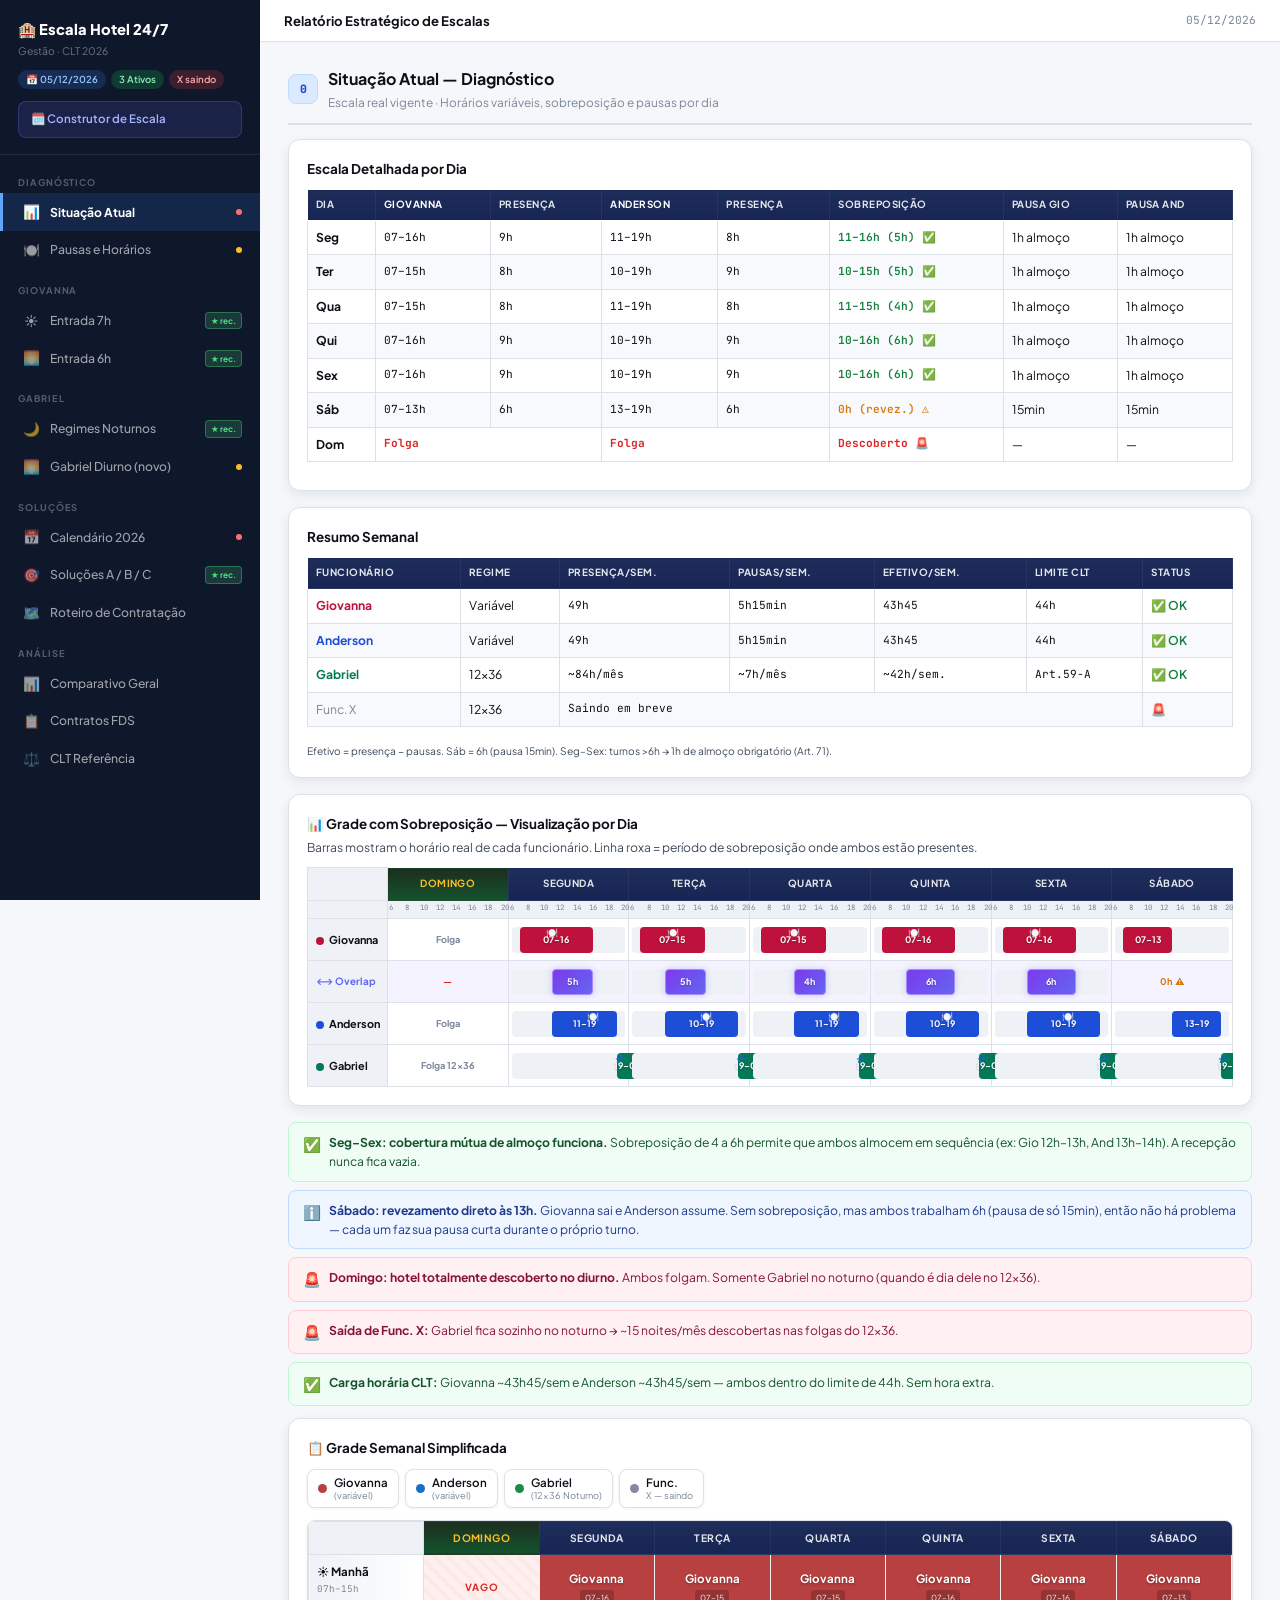
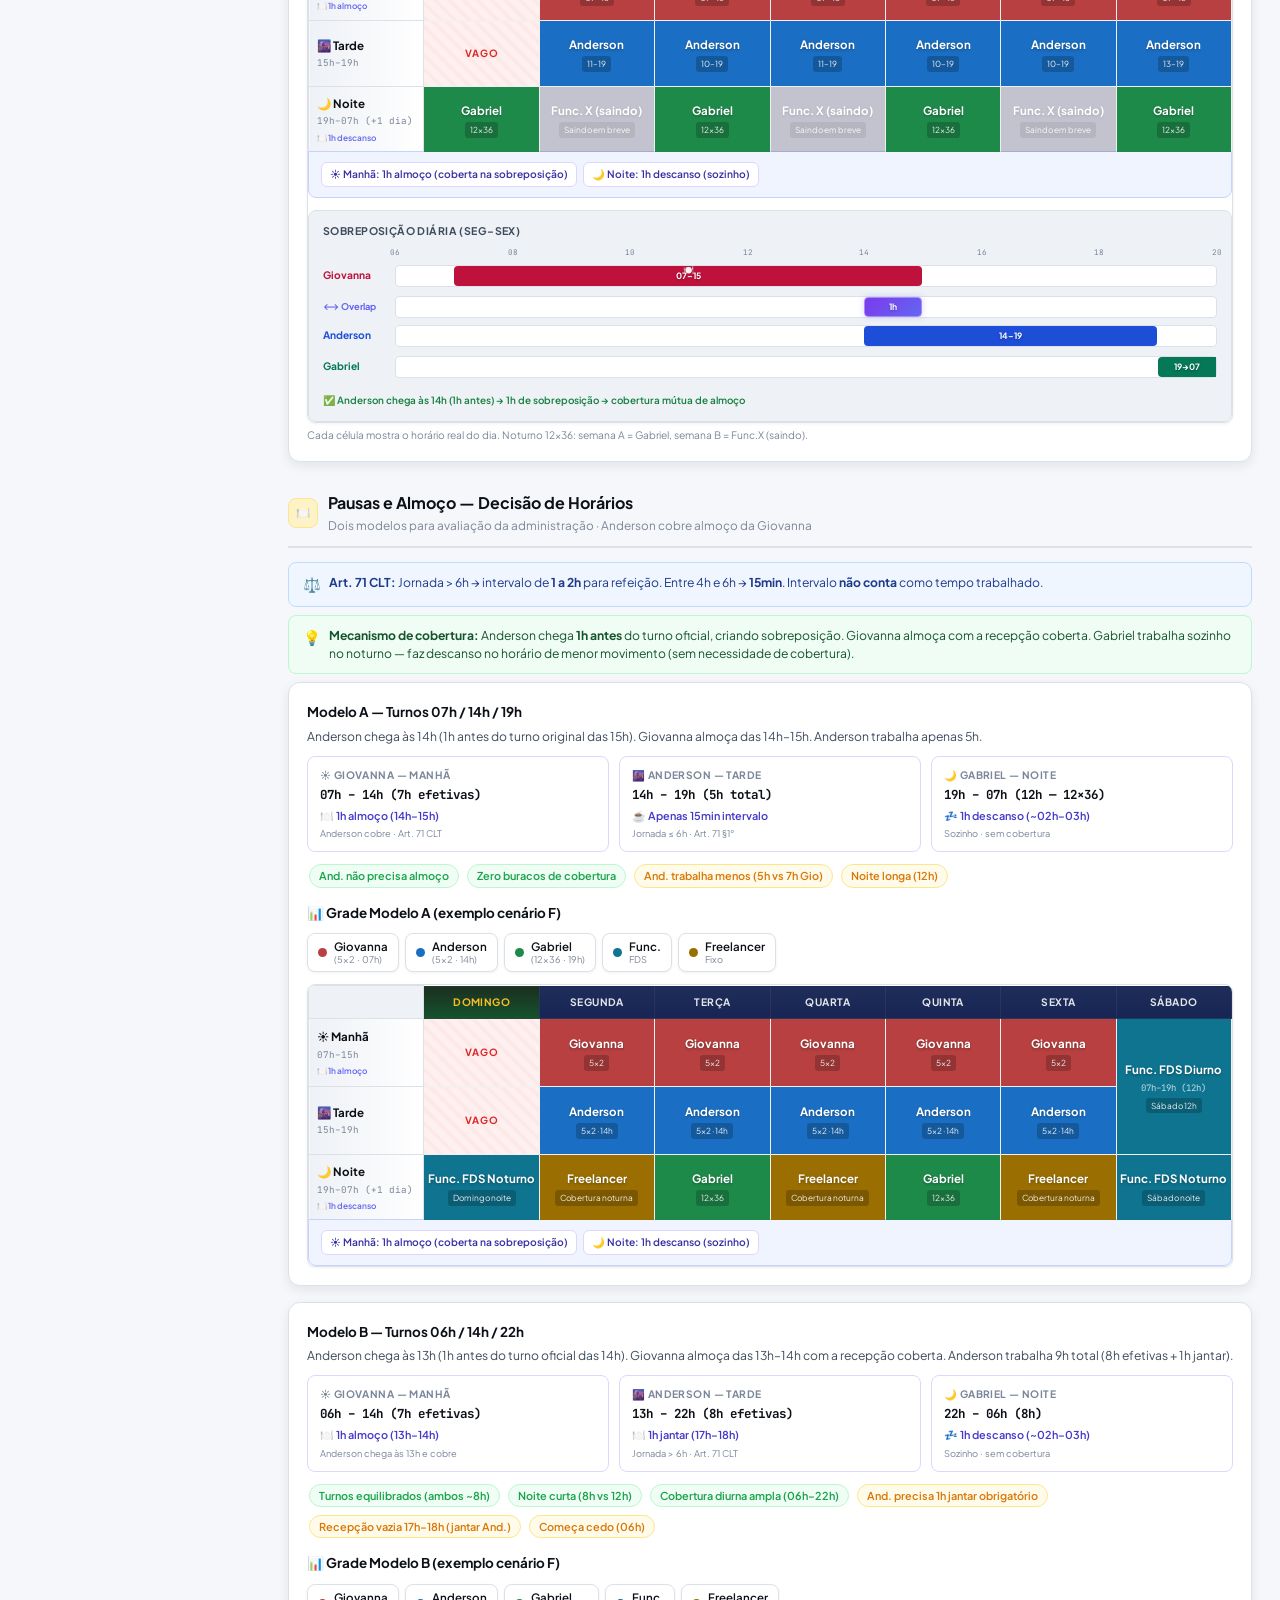
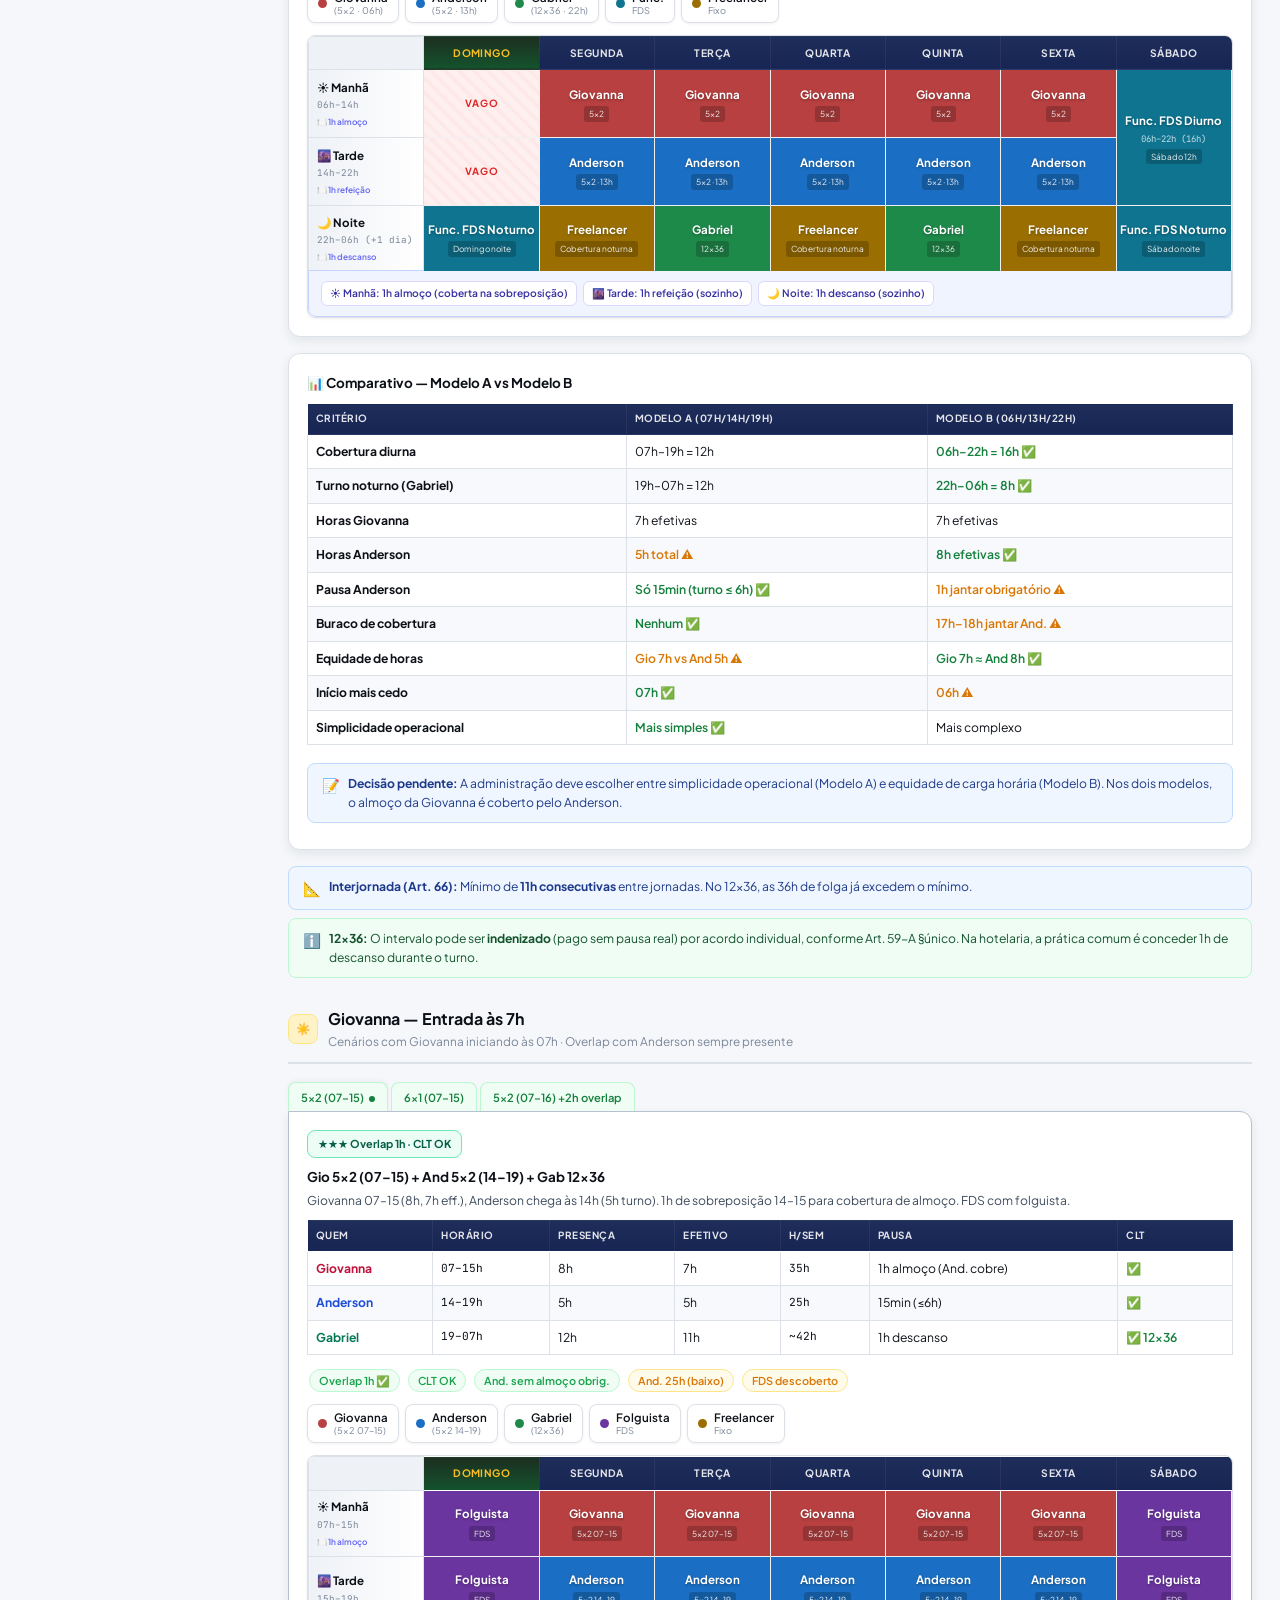
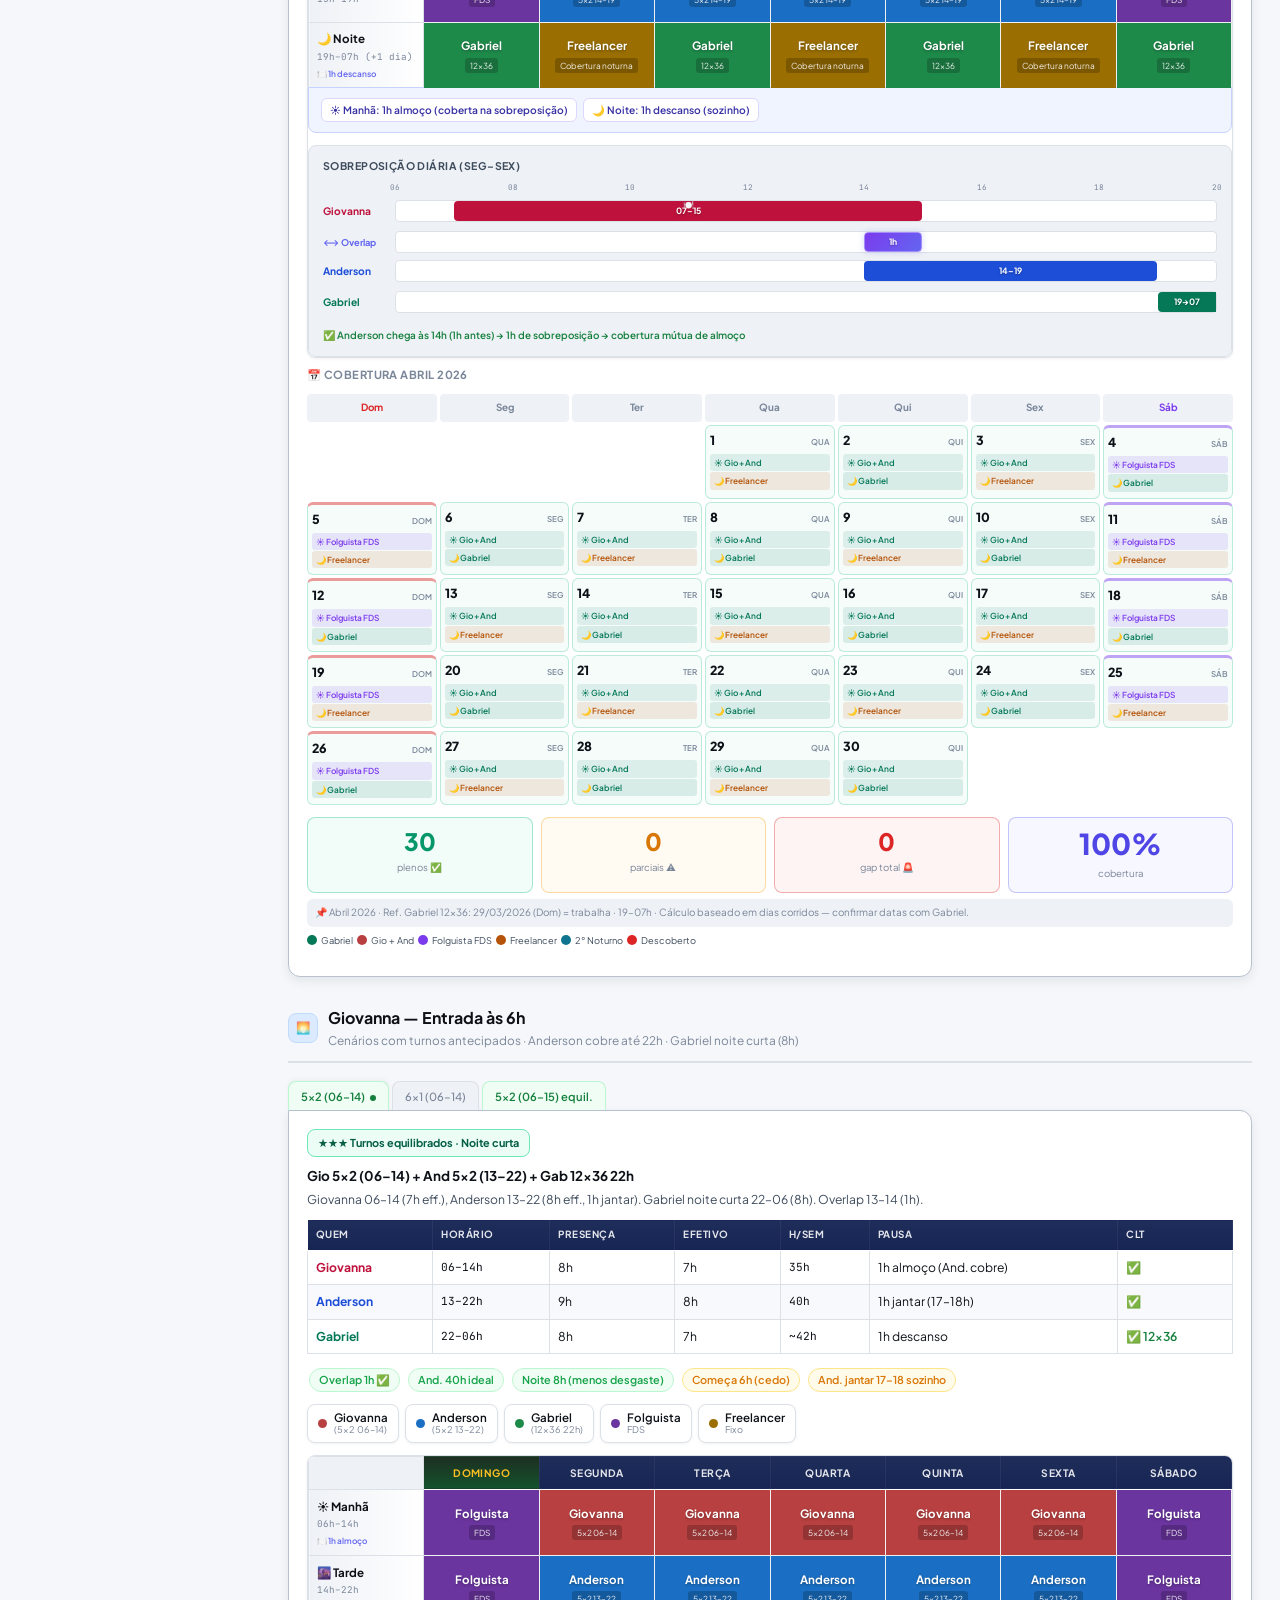
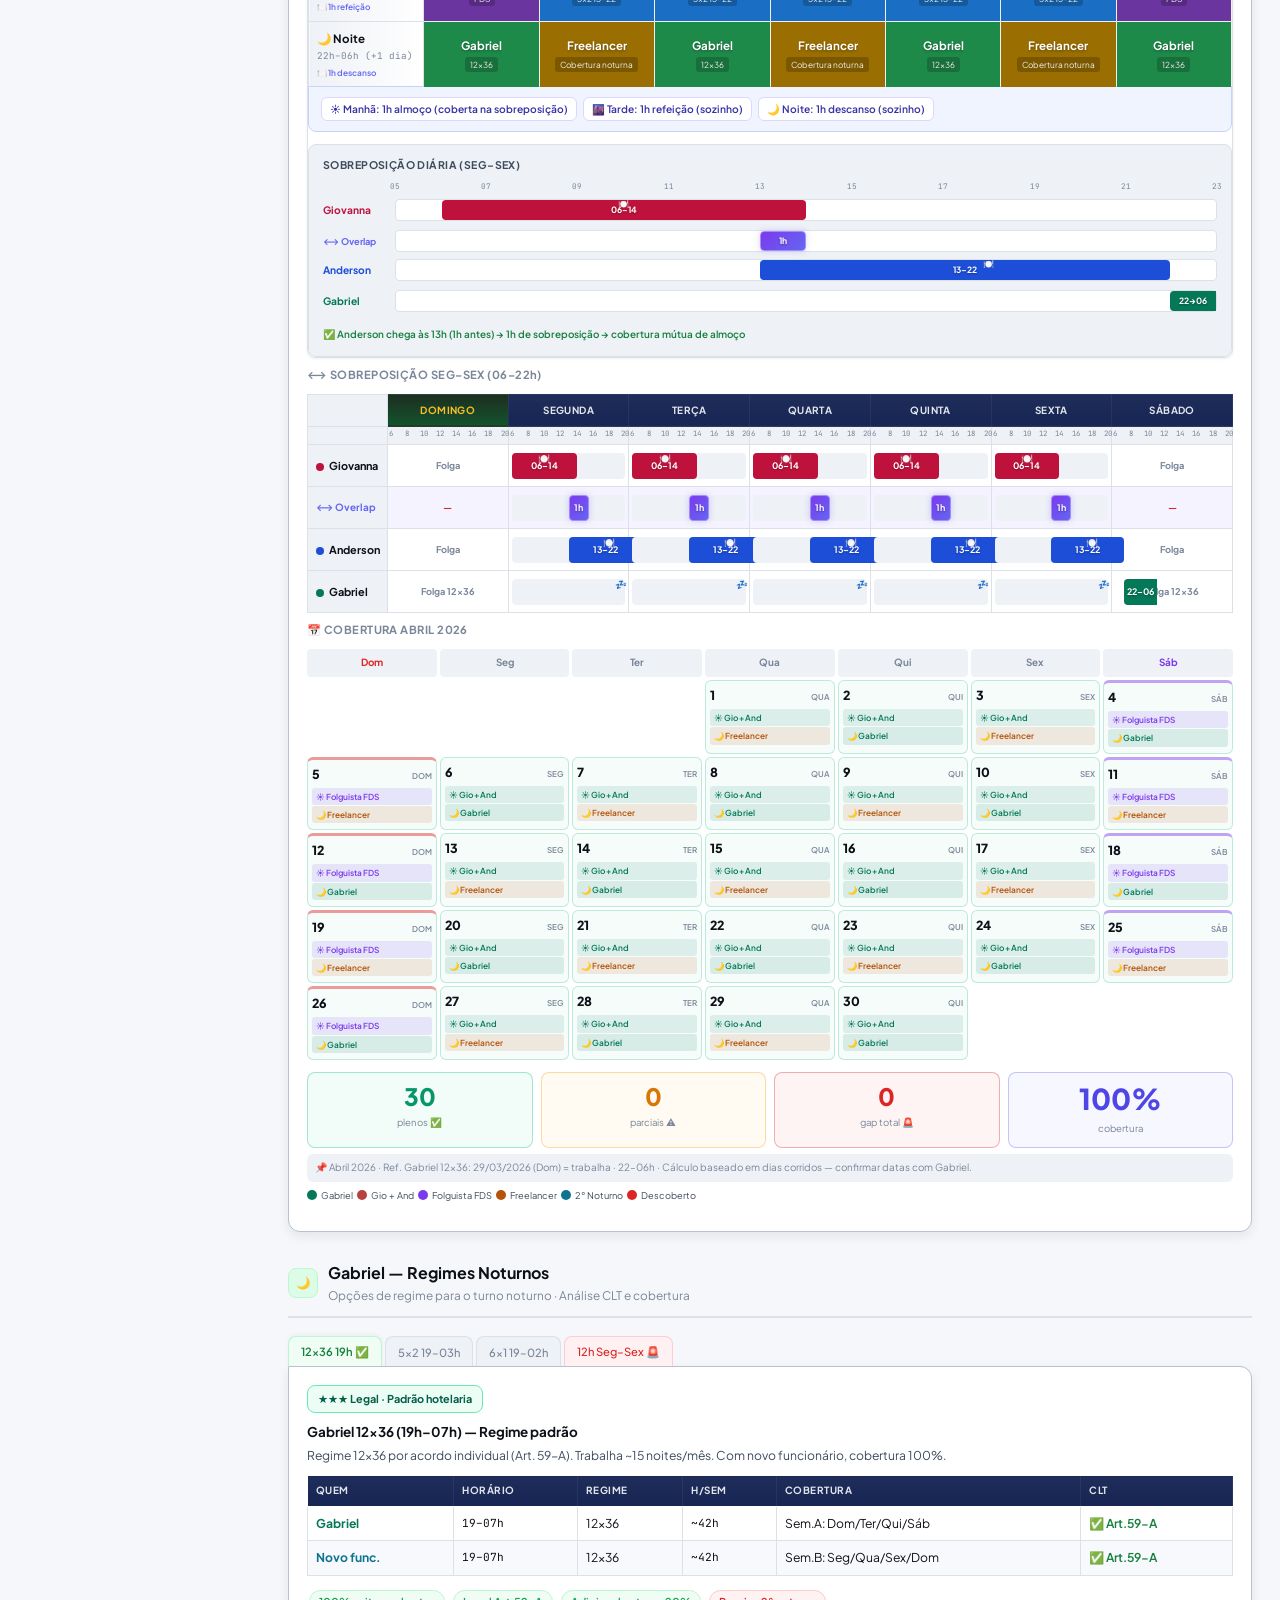
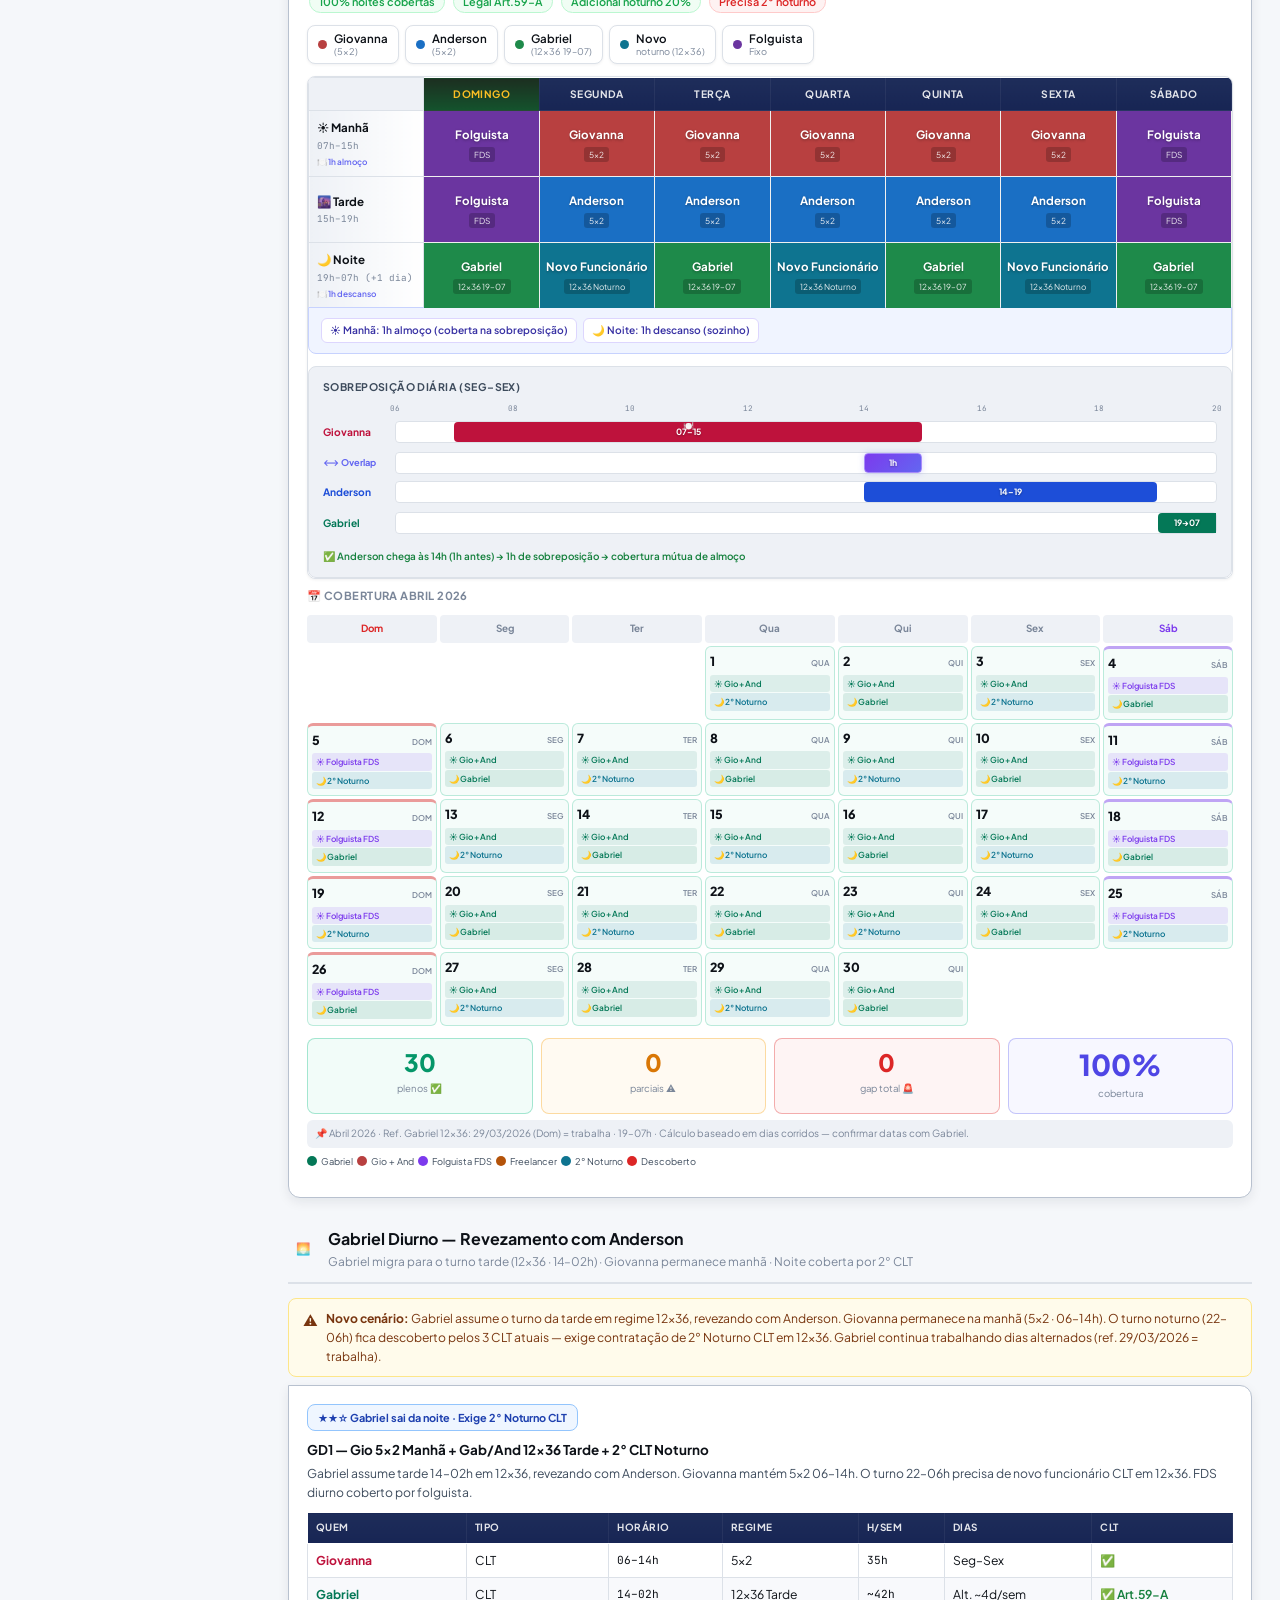
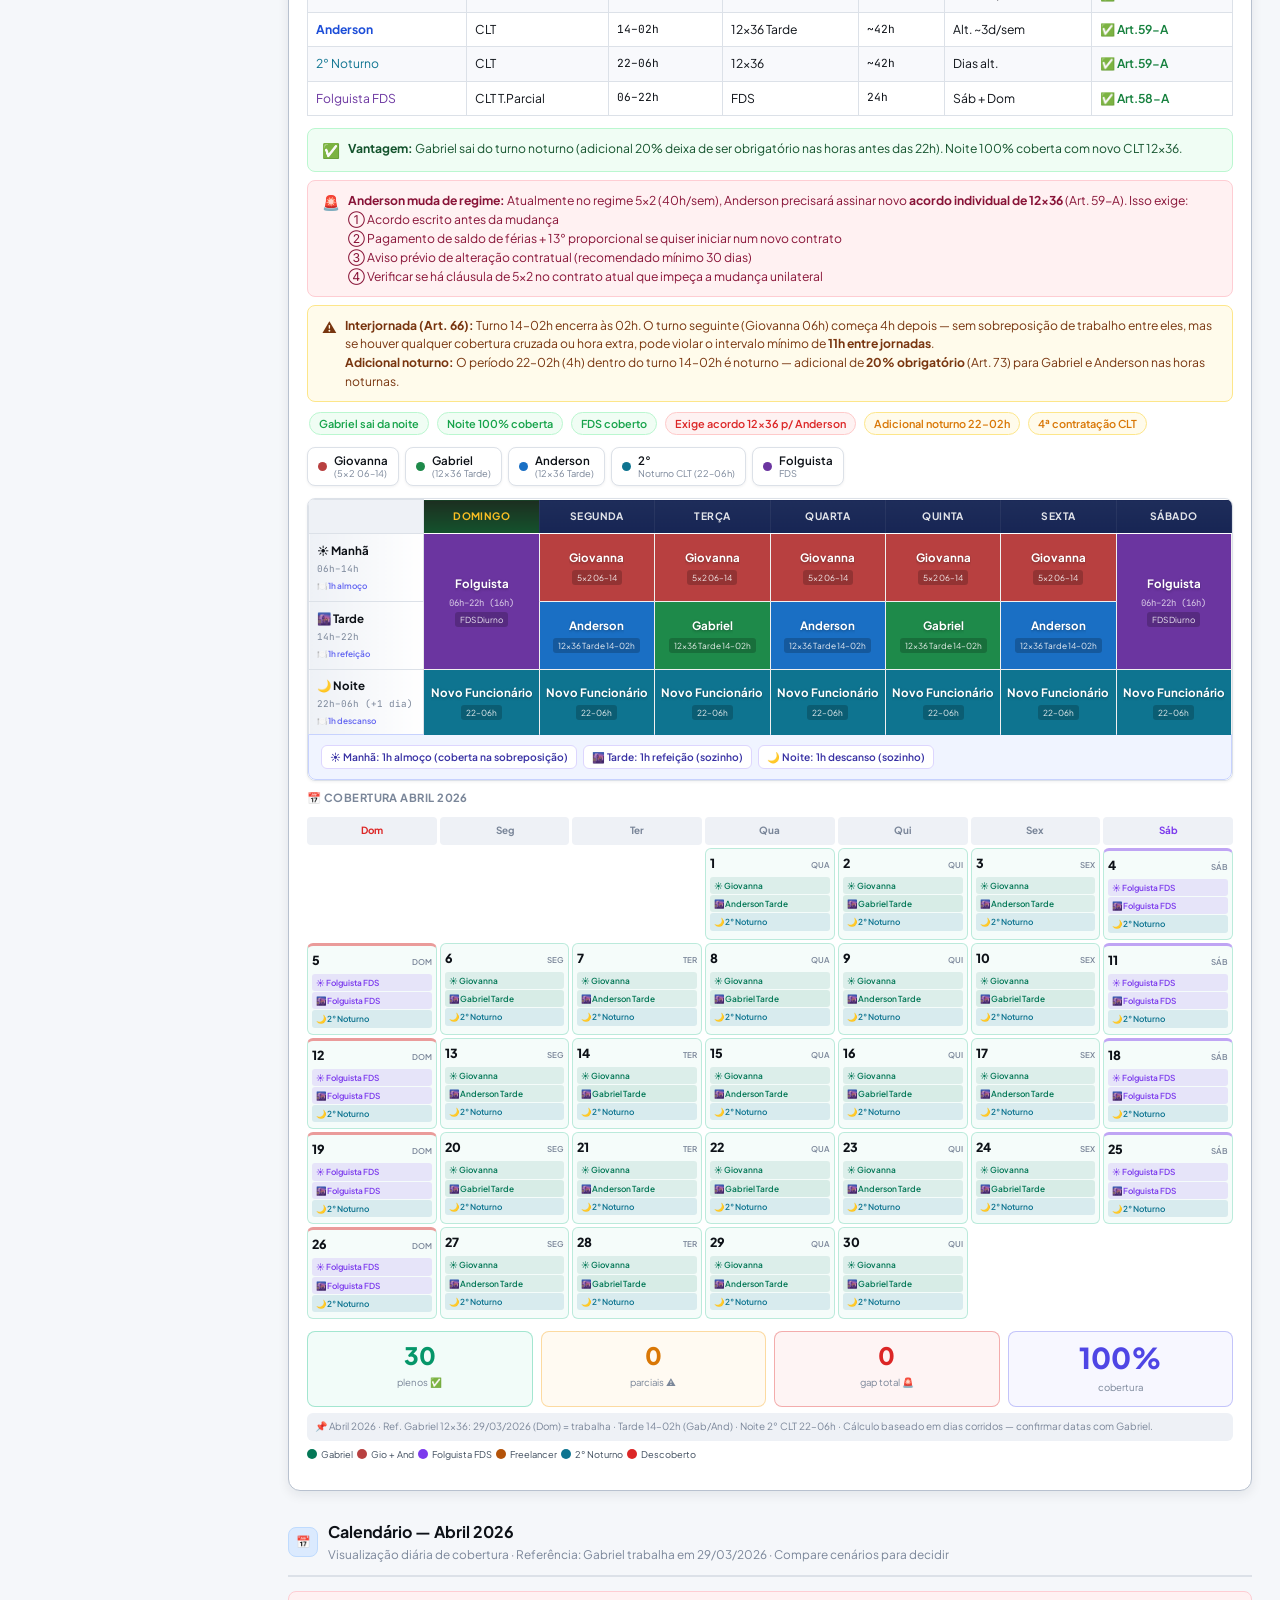
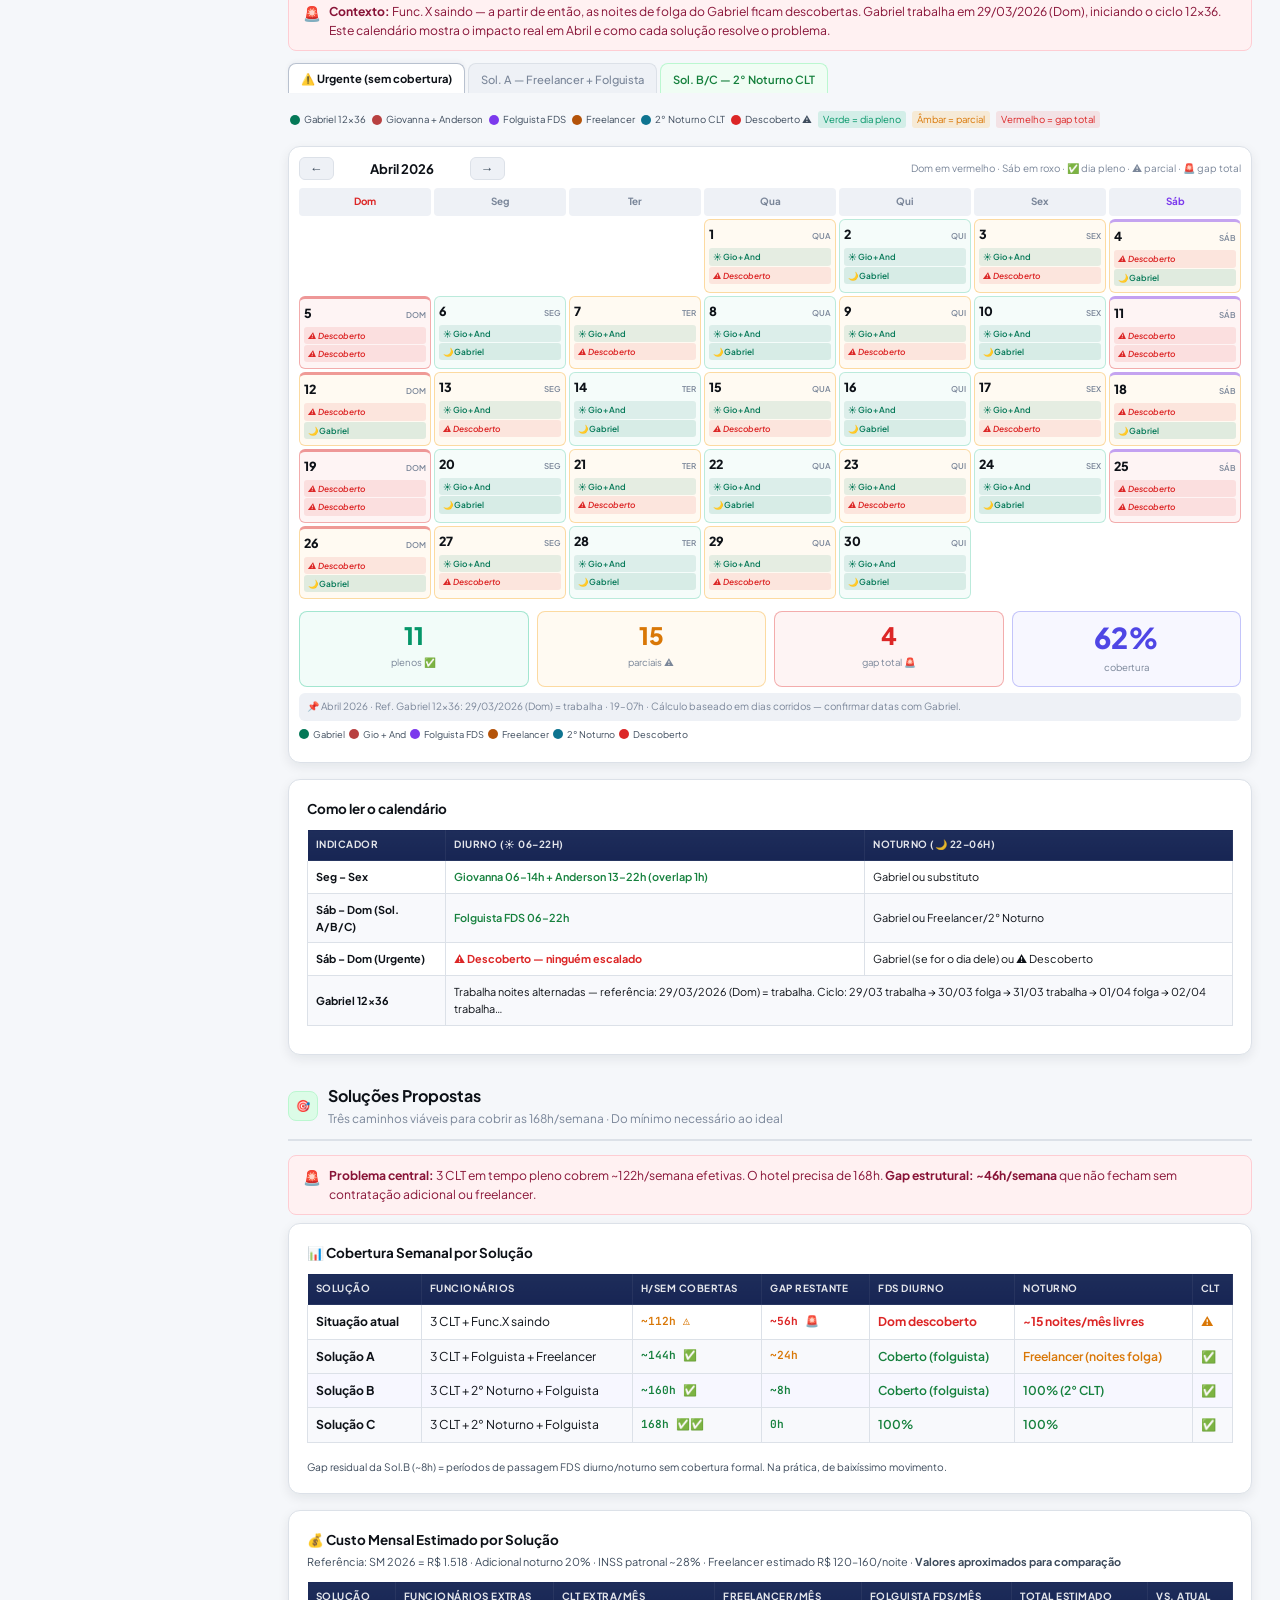
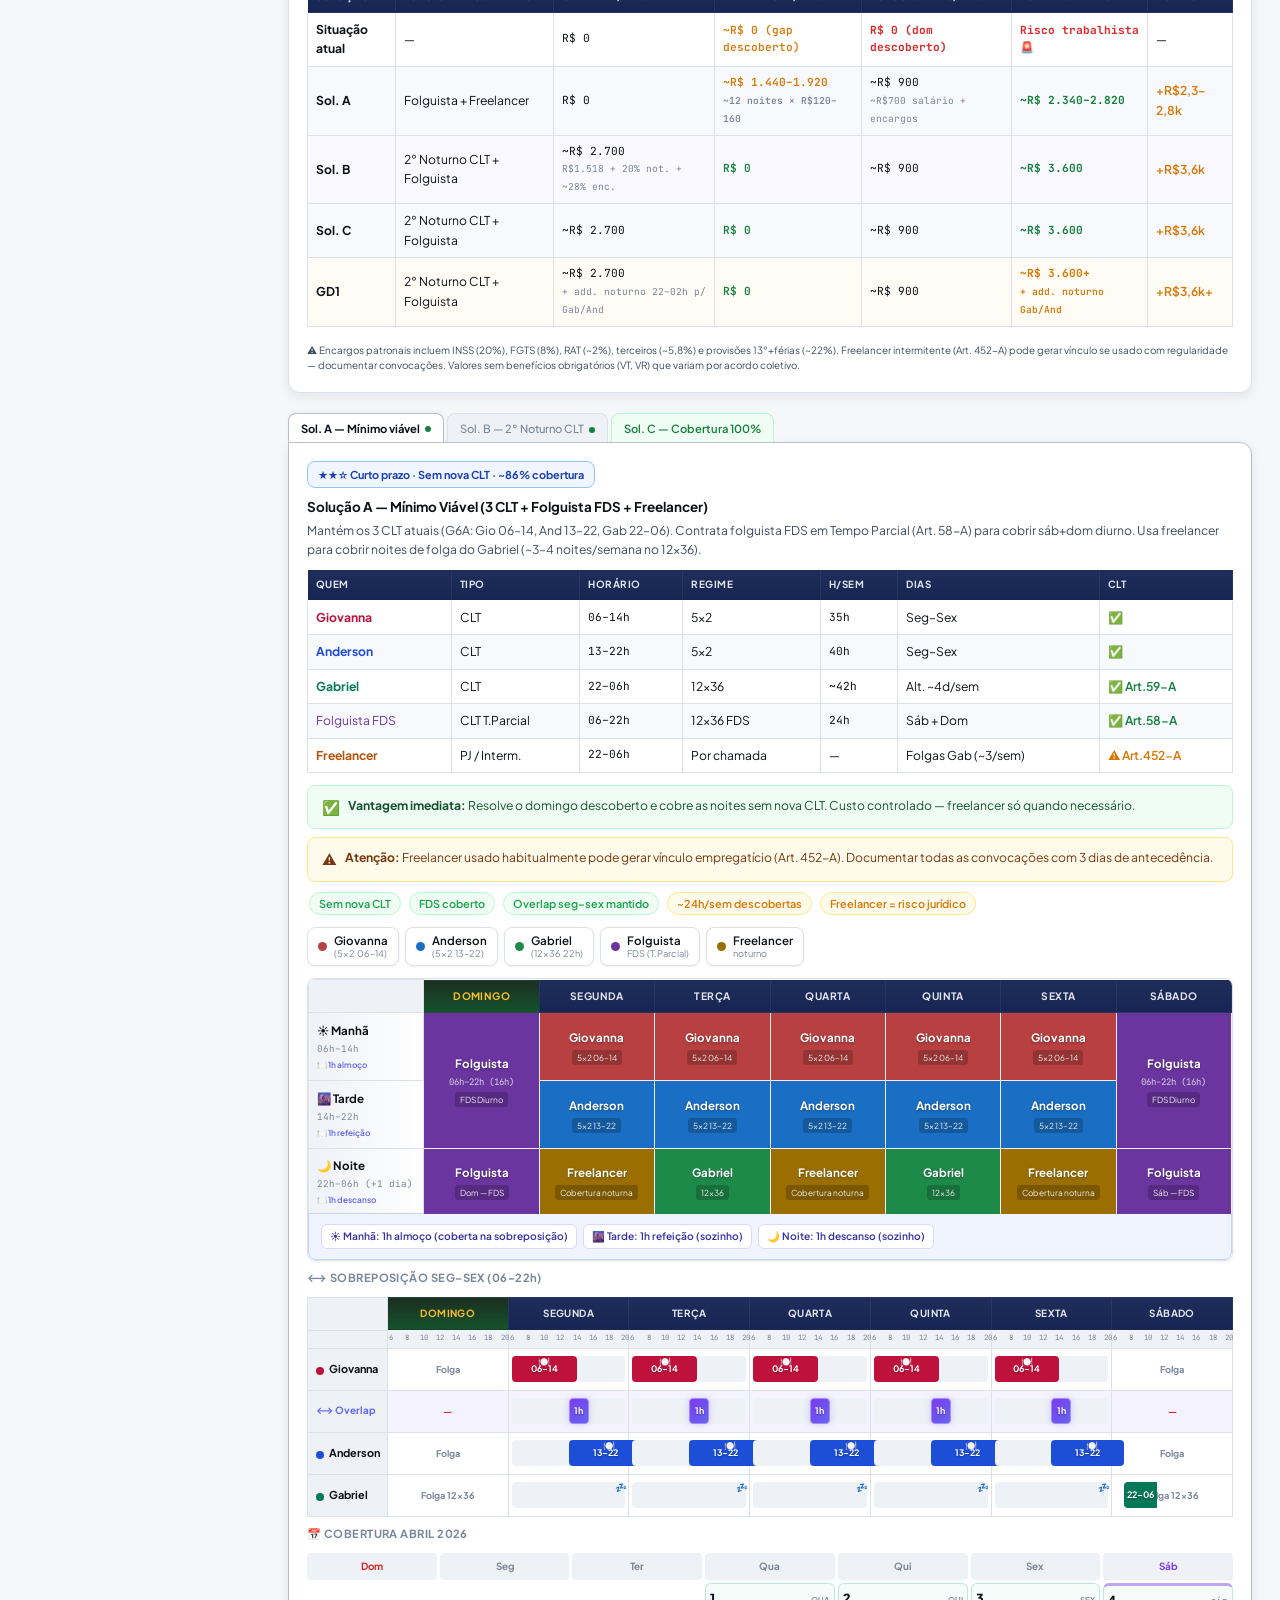
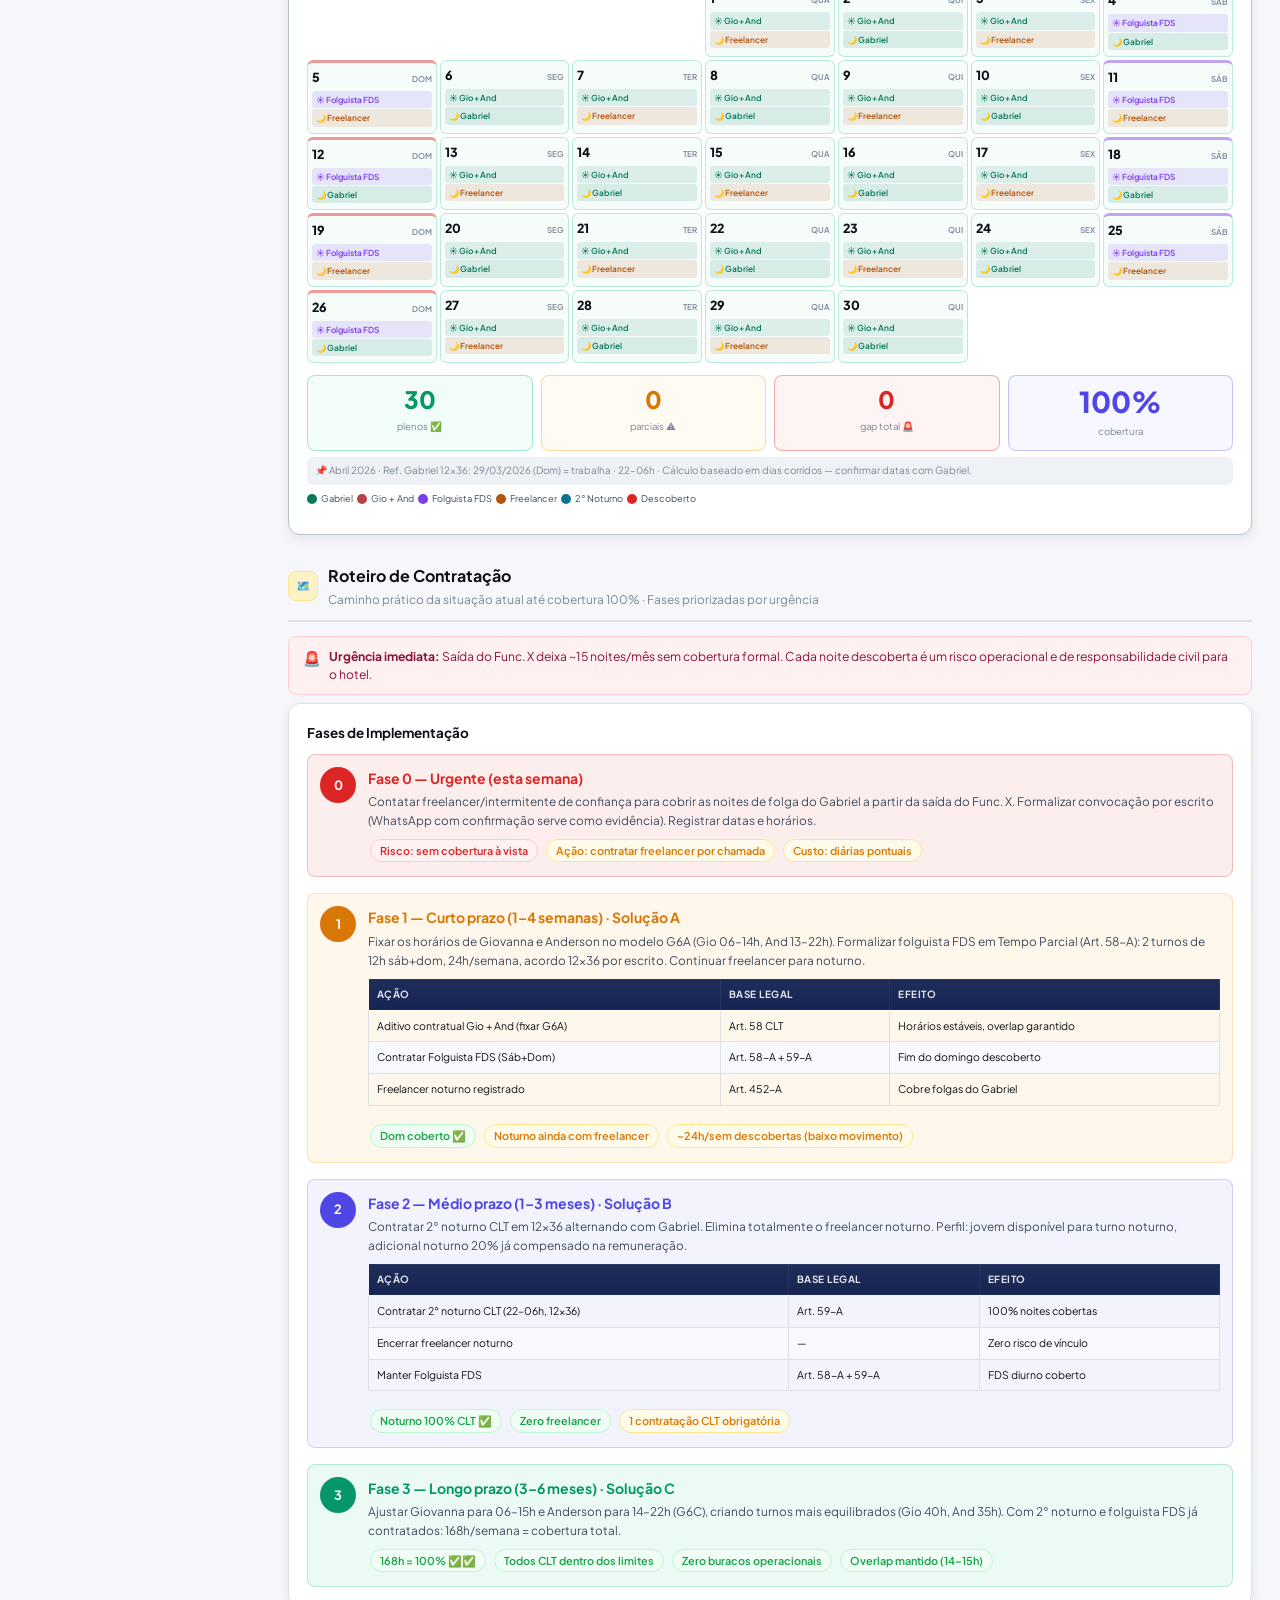
<file: index.html>
<!DOCTYPE html>
<html lang="pt-BR">
<head>
<meta charset="UTF-8">
<meta name="viewport" content="width=device-width, initial-scale=1.0">
<title>🏨 Escala Hotel 24/7 — Relatório Estratégico</title>
<link href="https://fonts.googleapis.com/css2?family=Plus+Jakarta+Sans:wght@300;400;500;600;700;800&family=Inter:wght@300;400;500;600;700&family=JetBrains+Mono:wght@400;500;600&display=swap" rel="stylesheet">
<link rel="stylesheet" href="./style.css">
</head>
<body>

<div class="sidebar-overlay" onclick="closeSidebar()"></div>

<div class="app">

<!-- ══ SIDEBAR ══════════════════════════════════════════════ -->
<nav class="sidebar">
  <div class="sidebar-header">
    <h1>🏨 Escala Hotel 24/7</h1>
    <span class="sub">Gestão · CLT 2026</span>
    <div class="sidebar-badges">
      <span class="sbadge sbadge-blue">📅 <span id="gen-date"></span></span>
      <span class="sbadge sbadge-green">3 Ativos</span>
      <span class="sbadge sbadge-red">X saindo</span>
    </div>
    <a href="./schedule-builder.html" style="display:flex;align-items:center;gap:6px;margin-top:12px;padding:8px 12px;border-radius:8px;background:rgba(99,102,241,.15);border:1px solid rgba(99,102,241,.3);color:#a5b4fc;font-size:.72rem;font-weight:600;text-decoration:none;transition:all .15s">🗓️ Construtor de Escala</a>
  </div>
  <div class="sidebar-nav">

    <div class="nav-group">
      <div class="nav-group-title">Diagnóstico</div>
      <a class="nav-item active" data-section="sec-atual" onclick="navigateTo('sec-atual')">
        <span class="nav-icon">📊</span> Situação Atual
        <span class="nav-pip red"></span>
      </a>
      <a class="nav-item" data-section="sec-pausas" onclick="navigateTo('sec-pausas')">
        <span class="nav-icon">🍽️</span> Pausas e Horários
        <span class="nav-pip amber"></span>
      </a>
    </div>

    <div class="nav-group">
      <div class="nav-group-title">Giovanna</div>
      <a class="nav-item" data-section="sec-gio7" onclick="navigateTo('sec-gio7')">
        <span class="nav-icon">☀️</span> Entrada 7h
        <span class="nav-rec">★ rec.</span>
      </a>
      <a class="nav-item" data-section="sec-gio6" onclick="navigateTo('sec-gio6')">
        <span class="nav-icon">🌅</span> Entrada 6h
        <span class="nav-rec">★ rec.</span>
      </a>
    </div>

    <div class="nav-group">
      <div class="nav-group-title">Gabriel</div>
      <a class="nav-item" data-section="sec-gab" onclick="navigateTo('sec-gab')">
        <span class="nav-icon">🌙</span> Regimes Noturnos
        <span class="nav-rec">★ rec.</span>
      </a>
      <a class="nav-item" data-section="sec-gab-dia" onclick="navigateTo('sec-gab-dia')">
        <span class="nav-icon">🌅</span> Gabriel Diurno (novo)
        <span class="nav-pip amber"></span>
      </a>
    </div>

    <div class="nav-group">
      <div class="nav-group-title">Soluções</div>
      <a class="nav-item" data-section="sec-calendario" onclick="navigateTo('sec-calendario')">
        <span class="nav-icon">📅</span> Calendário 2026
        <span class="nav-pip red"></span>
      </a>
      <a class="nav-item" data-section="sec-solucoes" onclick="navigateTo('sec-solucoes')">
        <span class="nav-icon">🎯</span> Soluções A / B / C
        <span class="nav-rec">★ rec.</span>
      </a>
      <a class="nav-item" data-section="sec-roteiro" onclick="navigateTo('sec-roteiro')">
        <span class="nav-icon">🗺️</span> Roteiro de Contratação
      </a>
    </div>

    <div class="nav-group">
      <div class="nav-group-title">Análise</div>
      <a class="nav-item" data-section="sec-comparativo" onclick="navigateTo('sec-comparativo')">
        <span class="nav-icon">📊</span> Comparativo Geral
      </a>
      <a class="nav-item" data-section="sec-contratos" onclick="navigateTo('sec-contratos')">
        <span class="nav-icon">📋</span> Contratos FDS
      </a>
      <a class="nav-item" data-section="sec-clt" onclick="navigateTo('sec-clt')">
        <span class="nav-icon">⚖️</span> CLT Referência
      </a>
    </div>

  </div>
</nav>

<!-- ══ MAIN ════════════════════════════════════════════════ -->
<div class="main">

  <div class="topbar">
    <button class="menu-toggle" onclick="toggleSidebar()">☰</button>
    <span class="topbar-title">Relatório Estratégico de Escalas</span>
    <span class="topbar-date" id="topbar-date"></span>
  </div>

  <div class="page">

<!-- ═══════════════════════════════════════════════════════════
     0. SITUAÇÃO ATUAL
     ═══════════════════════════════════════════════════════════ -->
<div class="section" id="sec-atual">
  <div class="sec-hd">
    <div class="sec-num blue">0</div>
    <div><h2>Situação Atual — Diagnóstico</h2><p>Escala real vigente · Horários variáveis, sobreposição e pausas por dia</p></div>
  </div>

  <!-- Tabela detalhada por dia -->
  <div class="card"><div class="card-bd">
    <div class="ib"><h3>Escala Detalhada por Dia</h3></div>
    <div class="ovx">
    <table class="tbl">
      <thead><tr><th>Dia</th><th class="c-gio" style="color:#fff">Giovanna</th><th>Presença</th><th class="c-and" style="color:#fff">Anderson</th><th>Presença</th><th>Sobreposição</th><th>Pausa Gio</th><th>Pausa And</th></tr></thead>
      <tbody>
        <tr><td><strong>Seg</strong></td><td class="mono">07–16h</td><td class="mono">9h</td><td class="mono">11–19h</td><td class="mono">8h</td><td class="mono c-ok">11–16h (5h) ✅</td><td>1h almoço</td><td>1h almoço</td></tr>
        <tr><td><strong>Ter</strong></td><td class="mono">07–15h</td><td class="mono">8h</td><td class="mono">10–19h</td><td class="mono">9h</td><td class="mono c-ok">10–15h (5h) ✅</td><td>1h almoço</td><td>1h almoço</td></tr>
        <tr><td><strong>Qua</strong></td><td class="mono">07–15h</td><td class="mono">8h</td><td class="mono">11–19h</td><td class="mono">8h</td><td class="mono c-ok">11–15h (4h) ✅</td><td>1h almoço</td><td>1h almoço</td></tr>
        <tr><td><strong>Qui</strong></td><td class="mono">07–16h</td><td class="mono">9h</td><td class="mono">10–19h</td><td class="mono">9h</td><td class="mono c-ok">10–16h (6h) ✅</td><td>1h almoço</td><td>1h almoço</td></tr>
        <tr><td><strong>Sex</strong></td><td class="mono">07–16h</td><td class="mono">9h</td><td class="mono">10–19h</td><td class="mono">9h</td><td class="mono c-ok">10–16h (6h) ✅</td><td>1h almoço</td><td>1h almoço</td></tr>
        <tr><td><strong>Sáb</strong></td><td class="mono">07–13h</td><td class="mono">6h</td><td class="mono">13–19h</td><td class="mono">6h</td><td class="mono c-warn">0h (revez.) ⚠</td><td>15min</td><td>15min</td></tr>
        <tr><td><strong>Dom</strong></td><td class="mono c-bad" colspan="2">Folga</td><td class="mono c-bad" colspan="2">Folga</td><td class="mono c-bad">Descoberto 🚨</td><td>—</td><td>—</td></tr>
      </tbody>
    </table>
    </div>
  </div></div>

  <!-- Resumo semanal -->
  <div class="card"><div class="card-bd">
    <div class="ib"><h3>Resumo Semanal</h3></div>
    <div class="ovx">
    <table class="tbl">
      <thead><tr><th>Funcionário</th><th>Regime</th><th>Presença/sem.</th><th>Pausas/sem.</th><th>Efetivo/sem.</th><th>Limite CLT</th><th>Status</th></tr></thead>
      <tbody>
        <tr><td class="c-gio">Giovanna</td><td>Variável</td><td class="mono">49h</td><td class="mono">5h15min</td><td class="mono">43h45</td><td class="mono">44h</td><td class="c-ok">✅ OK</td></tr>
        <tr><td class="c-and">Anderson</td><td>Variável</td><td class="mono">49h</td><td class="mono">5h15min</td><td class="mono">43h45</td><td class="mono">44h</td><td class="c-ok">✅ OK</td></tr>
        <tr><td class="c-gab">Gabriel</td><td>12×36</td><td class="mono">~84h/mês</td><td class="mono">~7h/mês</td><td class="mono">~42h/sem.</td><td class="mono">Art.59-A</td><td class="c-ok">✅ OK</td></tr>
        <tr><td style="color:var(--tx3)">Func. X</td><td>12×36</td><td class="mono" colspan="4">Saindo em breve</td><td class="c-bad">🚨</td></tr>
      </tbody>
    </table>
    </div>
    <p class="desc" style="font-size:.64rem;margin-top:6px">Efetivo = presença − pausas. Sáb = 6h (pausa 15min). Seg–Sex: turnos &gt;6h → 1h de almoço obrigatório (Art. 71).</p>
  </div></div>

  <!-- Overlap Grid — Timeline visual por dia -->
  <div class="card"><div class="card-bd">
    <div class="ib"><h3>📊 Grade com Sobreposição — Visualização por Dia</h3>
      <p class="desc">Barras mostram o horário real de cada funcionário. Linha roxa = período de sobreposição onde ambos estão presentes.</p>
    </div>
    <div class="ovx">
      <div id="og-atual"></div>
    </div>
  </div></div>

  <!-- Análise -->
  <div class="alert alert-ok"><span class="ai">✅</span><div>
    <strong>Seg–Sex: cobertura mútua de almoço funciona.</strong> Sobreposição de 4 a 6h permite que ambos almocem em sequência (ex: Gio 12h–13h, And 13h–14h). A recepção nunca fica vazia.
  </div></div>
  <div class="alert alert-info"><span class="ai">ℹ️</span><div>
    <strong>Sábado: revezamento direto às 13h.</strong> Giovanna sai e Anderson assume. Sem sobreposição, mas ambos trabalham 6h (pausa de só 15min), então não há problema — cada um faz sua pausa curta durante o próprio turno.
  </div></div>
  <div class="alert alert-crit"><span class="ai">🚨</span><div><strong>Domingo: hotel totalmente descoberto no diurno.</strong> Ambos folgam. Somente Gabriel no noturno (quando é dia dele no 12×36).</div></div>
  <div class="alert alert-crit"><span class="ai">🚨</span><div><strong>Saída de Func. X:</strong> Gabriel fica sozinho no noturno → ~15 noites/mês descobertas nas folgas do 12×36.</div></div>
  <div class="alert alert-ok"><span class="ai">✅</span><div><strong>Carga horária CLT:</strong> Giovanna ~43h45/sem e Anderson ~43h45/sem — ambos dentro do limite de 44h. Sem hora extra.</div></div>

  <!-- Grade semanal padrão -->
  <div class="card mt12"><div class="card-bd">
    <div class="ib"><h3>📋 Grade Semanal Simplificada</h3></div>
    <div class="gantt-container">
      <div class="legend" id="leg-atual"></div>
      <div class="sched-wrap"><table id="gantt-atual"></table></div>
    </div>
    <p class="mt8 desc" style="font-size:.64rem;color:var(--tx3)">Cada célula mostra o horário real do dia. Noturno 12×36: semana A = Gabriel, semana B = Func.X (saindo).</p>
  </div></div>
</div>

<!-- ═══════════════════════════════════════════════════════════
     PAUSAS E ALMOÇO — DECISÃO PARA ADMINISTRAÇÃO
     ═══════════════════════════════════════════════════════════ -->
<div class="section" id="sec-pausas">
  <div class="sec-hd">
    <div class="sec-num gold">🍽️</div>
    <div><h2>Pausas e Almoço — Decisão de Horários</h2><p>Dois modelos para avaliação da administração · Anderson cobre almoço da Giovanna</p></div>
  </div>

  <div class="alert alert-info"><span class="ai">⚖️</span><div><strong>Art. 71 CLT:</strong> Jornada &gt; 6h → intervalo de <strong>1 a 2h</strong> para refeição. Entre 4h e 6h → <strong>15min</strong>. Intervalo <strong>não conta</strong> como tempo trabalhado.</div></div>

  <div class="alert alert-ok"><span class="ai">💡</span><div><strong>Mecanismo de cobertura:</strong> Anderson chega <strong>1h antes</strong> do turno oficial, criando sobreposição. Giovanna almoça com a recepção coberta. Gabriel trabalha sozinho no noturno — faz descanso no horário de menor movimento (sem necessidade de cobertura).</div></div>

  <!-- ── MODELO A ── -->
  <div class="card"><div class="card-bd">
    <div class="ib"><h3>Modelo A — Turnos 07h / 14h / 19h</h3>
      <p class="desc">Anderson chega às 14h (1h antes do turno original das 15h). Giovanna almoça das 14h–15h. Anderson trabalha apenas 5h.</p>
    </div>
    <div class="pause-grid">
      <div class="pause-card">
        <div class="pc-turno">☀️ Giovanna — Manhã</div>
        <div class="pc-horario">07h – 14h (7h efetivas)</div>
        <div class="pc-pausa">🍽️ 1h almoço (14h–15h)</div>
        <div class="pc-lei">Anderson cobre · Art. 71 CLT</div>
      </div>
      <div class="pause-card">
        <div class="pc-turno">🌆 Anderson — Tarde</div>
        <div class="pc-horario">14h – 19h (5h total)</div>
        <div class="pc-pausa">☕ Apenas 15min intervalo</div>
        <div class="pc-lei">Jornada ≤ 6h · Art. 71 §1°</div>
      </div>
      <div class="pause-card">
        <div class="pc-turno">🌙 Gabriel — Noite</div>
        <div class="pc-horario">19h – 07h (12h — 12×36)</div>
        <div class="pc-pausa">💤 1h descanso (~02h–03h)</div>
        <div class="pc-lei">Sozinho · sem cobertura</div>
      </div>
    </div>
    <div style="display:flex;gap:4px;flex-wrap:wrap;margin:10px 0">
      <span class="tag tag-g">And. não precisa almoço</span>
      <span class="tag tag-g">Zero buracos de cobertura</span>
      <span class="tag tag-o">And. trabalha menos (5h vs 7h Gio)</span>
      <span class="tag tag-o">Noite longa (12h)</span>
    </div>
    <div class="ib mt12"><h3>📊 Grade Modelo A (exemplo cenário F)</h3></div>
    <div class="gantt-container">
      <div class="legend" id="leg-exA"></div>
      <div class="sched-wrap"><table id="gantt-exA"></table></div>
    </div>
  </div></div>

  <!-- ── MODELO B ── -->
  <div class="card mt12"><div class="card-bd">
    <div class="ib"><h3>Modelo B — Turnos 06h / 14h / 22h</h3>
      <p class="desc">Anderson chega às 13h (1h antes do turno oficial das 14h). Giovanna almoça das 13h–14h com a recepção coberta. Anderson trabalha 9h total (8h efetivas + 1h jantar).</p>
    </div>
    <div class="pause-grid">
      <div class="pause-card">
        <div class="pc-turno">☀️ Giovanna — Manhã</div>
        <div class="pc-horario">06h – 14h (7h efetivas)</div>
        <div class="pc-pausa">🍽️ 1h almoço (13h–14h)</div>
        <div class="pc-lei">Anderson chega às 13h e cobre</div>
      </div>
      <div class="pause-card">
        <div class="pc-turno">🌆 Anderson — Tarde</div>
        <div class="pc-horario">13h – 22h (8h efetivas)</div>
        <div class="pc-pausa">🍽️ 1h jantar (17h–18h)</div>
        <div class="pc-lei">Jornada &gt; 6h · Art. 71 CLT</div>
      </div>
      <div class="pause-card">
        <div class="pc-turno">🌙 Gabriel — Noite</div>
        <div class="pc-horario">22h – 06h (8h)</div>
        <div class="pc-pausa">💤 1h descanso (~02h–03h)</div>
        <div class="pc-lei">Sozinho · sem cobertura</div>
      </div>
    </div>
    <div style="display:flex;gap:4px;flex-wrap:wrap;margin:10px 0">
      <span class="tag tag-g">Turnos equilibrados (ambos ~8h)</span>
      <span class="tag tag-g">Noite curta (8h vs 12h)</span>
      <span class="tag tag-g">Cobertura diurna ampla (06h–22h)</span>
      <span class="tag tag-o">And. precisa 1h jantar obrigatório</span>
      <span class="tag tag-o">Recepção vazia 17h–18h (jantar And.)</span>
      <span class="tag tag-o">Começa cedo (06h)</span>
    </div>
    <div class="ib mt12"><h3>📊 Grade Modelo B (exemplo cenário F)</h3></div>
    <div class="gantt-container">
      <div class="legend" id="leg-exB"></div>
      <div class="sched-wrap"><table id="gantt-exB"></table></div>
    </div>
  </div></div>

  <!-- ── TABELA COMPARATIVA ── -->
  <div class="card mt12"><div class="card-bd">
    <div class="ib"><h3>📊 Comparativo — Modelo A vs Modelo B</h3></div>
    <div class="ovx">
    <table class="tbl w100">
      <thead><tr><th>Critério</th><th>Modelo A (07h/14h/19h)</th><th>Modelo B (06h/13h/22h)</th></tr></thead>
      <tbody>
        <tr><td><strong>Cobertura diurna</strong></td><td>07h–19h = 12h</td><td class="c-ok">06h–22h = 16h ✅</td></tr>
        <tr><td><strong>Turno noturno (Gabriel)</strong></td><td>19h–07h = 12h</td><td class="c-ok">22h–06h = 8h ✅</td></tr>
        <tr><td><strong>Horas Giovanna</strong></td><td>7h efetivas</td><td>7h efetivas</td></tr>
        <tr><td><strong>Horas Anderson</strong></td><td class="c-warn">5h total ⚠</td><td class="c-ok">8h efetivas ✅</td></tr>
        <tr><td><strong>Pausa Anderson</strong></td><td class="c-ok">Só 15min (turno ≤ 6h) ✅</td><td class="c-warn">1h jantar obrigatório ⚠</td></tr>
        <tr><td><strong>Buraco de cobertura</strong></td><td class="c-ok">Nenhum ✅</td><td class="c-warn">17h–18h jantar And. ⚠</td></tr>
        <tr><td><strong>Equidade de horas</strong></td><td class="c-warn">Gio 7h vs And 5h ⚠</td><td class="c-ok">Gio 7h ≈ And 8h ✅</td></tr>
        <tr><td><strong>Início mais cedo</strong></td><td class="c-ok">07h ✅</td><td class="c-warn">06h ⚠</td></tr>
        <tr><td><strong>Simplicidade operacional</strong></td><td class="c-ok">Mais simples ✅</td><td>Mais complexo</td></tr>
      </tbody>
    </table>
    </div>
    <div class="alert alert-info mt8"><span class="ai">📝</span><div><strong>Decisão pendente:</strong> A administração deve escolher entre simplicidade operacional (Modelo A) e equidade de carga horária (Modelo B). Nos dois modelos, o almoço da Giovanna é coberto pelo Anderson.</div></div>
  </div></div>

  <div class="alert alert-info"><span class="ai">📐</span><div><strong>Interjornada (Art. 66):</strong> Mínimo de <strong>11h consecutivas</strong> entre jornadas. No 12×36, as 36h de folga já excedem o mínimo.</div></div>
  <div class="alert alert-ok"><span class="ai">ℹ️</span><div><strong>12×36:</strong> O intervalo pode ser <strong>indenizado</strong> (pago sem pausa real) por acordo individual, conforme Art. 59-A §único. Na hotelaria, a prática comum é conceder 1h de descanso durante o turno.</div></div>
</div>

<!-- ═══════════════════════════════════════════════════════════
     GIOVANNA — ENTRADA 7h
     ═══════════════════════════════════════════════════════════ -->
<div class="section" id="sec-gio7">
  <div class="sec-hd">
    <div class="sec-num gold">☀️</div>
    <div><h2>Giovanna — Entrada às 7h</h2><p>Cenários com Giovanna iniciando às 07h · Overlap com Anderson sempre presente</p></div>
  </div>

  <div class="tabs">
    <button class="tab best active" id="t-g7a" onclick="showTab('g7a')">5×2 (07–15) <span class="pip ok"></span></button>
    <button class="tab best" id="t-g7b" onclick="showTab('g7b')">6×1 (07–15)</button>
    <button class="tab best" id="t-g7c" onclick="showTab('g7c')">5×2 (07–16) +2h overlap</button>
  </div>

  <!-- g7a -->
  <div class="panel active" id="panel-g7a"><div class="panel-bd">
    <div class="rating rating-top">★★★ Overlap 1h · CLT OK</div>
    <div class="ib"><h3>Gio 5×2 (07–15) + And 5×2 (14–19) + Gab 12×36</h3>
      <p class="desc">Giovanna 07–15 (8h, 7h eff.), Anderson chega às 14h (5h turno). 1h de sobreposição 14–15 para cobertura de almoço. FDS com folguista.</p>
    </div>
    <div class="ovx"><table class="tbl mb12">
      <thead><tr><th>Quem</th><th>Horário</th><th>Presença</th><th>Efetivo</th><th>H/sem</th><th>Pausa</th><th>CLT</th></tr></thead>
      <tbody>
        <tr><td class="c-gio">Giovanna</td><td class="mono">07–15h</td><td>8h</td><td>7h</td><td class="mono">35h</td><td>1h almoço (And. cobre)</td><td class="c-ok">✅</td></tr>
        <tr><td class="c-and">Anderson</td><td class="mono">14–19h</td><td>5h</td><td>5h</td><td class="mono">25h</td><td>15min (≤6h)</td><td class="c-ok">✅</td></tr>
        <tr><td class="c-gab">Gabriel</td><td class="mono">19–07h</td><td>12h</td><td>11h</td><td class="mono">~42h</td><td>1h descanso</td><td class="c-ok">✅ 12×36</td></tr>
      </tbody>
    </table></div>
    <div style="display:flex;gap:4px;flex-wrap:wrap;margin-bottom:10px">
      <span class="tag tag-g">Overlap 1h ✅</span><span class="tag tag-g">CLT OK</span><span class="tag tag-g">And. sem almoço obrig.</span>
      <span class="tag tag-o">And. 25h (baixo)</span><span class="tag tag-o">FDS descoberto</span>
    </div>
    <div class="gantt-container"><div class="legend" id="leg-g7a"></div><div class="sched-wrap"><table id="gantt-g7a"></table></div></div>
    <div class="ib mt8"><h4 class="cal-panel-hdr">📅 COBERTURA ABRIL 2026</h4></div>
    <div id="cal-sc-g7a"></div><div id="cals-sc-g7a"></div>
  </div></div>

  <!-- g7b -->
  <div class="panel" id="panel-g7b"><div class="panel-bd">
    <div class="rating rating-good">★★☆ 6×1 · Sáb coberto</div>
    <div class="ib"><h3>Gio 6×1 (07–15) + And 6×1 (14–19) + Gab 12×36</h3>
      <p class="desc">Ambos em 6×1 (seg–sáb). Sábado: Gio 07–13, And 13–19 (revezamento direto). Overlap seg–sex de 1h. Dom descoberto.</p>
    </div>
    <div class="ovx"><table class="tbl mb12">
      <thead><tr><th>Quem</th><th>Seg–Sex</th><th>Sábado</th><th>Efet/sem</th><th>Pausa</th><th>CLT</th></tr></thead>
      <tbody>
        <tr><td class="c-gio">Giovanna</td><td class="mono">07–15h</td><td class="mono">07–13h</td><td class="mono">42h</td><td>1h almoço seg–sex / 15min sáb</td><td class="c-ok">✅</td></tr>
        <tr><td class="c-and">Anderson</td><td class="mono">14–19h</td><td class="mono">13–19h</td><td class="mono">30h</td><td>15min (≤6h)</td><td class="c-ok">✅</td></tr>
        <tr><td class="c-gab">Gabriel</td><td class="mono" colspan="2">19–07h (12×36)</td><td class="mono">~42h</td><td>1h descanso</td><td class="c-ok">✅</td></tr>
      </tbody>
    </table></div>
    <div style="display:flex;gap:4px;flex-wrap:wrap;margin-bottom:10px">
      <span class="tag tag-g">Overlap 1h seg–sex</span><span class="tag tag-g">Sáb coberto</span>
      <span class="tag tag-o">Sáb: 0h overlap</span><span class="tag tag-r">Dom descoberto</span>
    </div>
    <div class="gantt-container"><div class="legend" id="leg-g7b"></div><div class="sched-wrap"><table id="gantt-g7b"></table></div></div>
    <div class="ib mt8"><h4 class="cal-panel-hdr">📅 COBERTURA ABRIL 2026</h4></div>
    <div id="cal-sc-g7b"></div><div id="cals-sc-g7b"></div>
  </div></div>

  <!-- g7c -->
  <div class="panel" id="panel-g7c"><div class="panel-bd">
    <div class="rating rating-top">★★★ Overlap 2h! · Melhor cobertura</div>
    <div class="ib"><h3>Gio 5×2 (07–16) + And 5×2 (15–19) + Gab 12×36</h3>
      <p class="desc">Giovanna estende até 16h (9h presença, 8h eff.). Anderson chega às 15h. <strong>2h de sobreposição</strong> (14–16) — mais margem para almoços intercalados.</p>
    </div>
    <div class="ovx"><table class="tbl mb12">
      <thead><tr><th>Quem</th><th>Horário</th><th>Presença</th><th>Efetivo</th><th>H/sem</th><th>Pausa</th><th>CLT</th></tr></thead>
      <tbody>
        <tr><td class="c-gio">Giovanna</td><td class="mono">07–16h</td><td>9h</td><td>8h</td><td class="mono">40h</td><td>1h almoço</td><td class="c-ok">✅</td></tr>
        <tr><td class="c-and">Anderson</td><td class="mono">15–19h</td><td>4h</td><td>4h</td><td class="mono">20h</td><td>Nenhuma (≤4h)</td><td class="c-ok">✅</td></tr>
        <tr><td class="c-gab">Gabriel</td><td class="mono">19–07h</td><td>12h</td><td>11h</td><td class="mono">~42h</td><td>1h descanso</td><td class="c-ok">✅</td></tr>
      </tbody>
    </table></div>
    <div style="display:flex;gap:4px;flex-wrap:wrap;margin-bottom:10px">
      <span class="tag tag-g">Overlap 2h ✅✅</span><span class="tag tag-g">Gio 40h ideal</span>
      <span class="tag tag-r">And. só 20h (muito baixo)</span><span class="tag tag-o">FDS descoberto</span>
    </div>
    <div class="gantt-container"><div class="legend" id="leg-g7c"></div><div class="sched-wrap"><table id="gantt-g7c"></table></div></div>
    <div class="ib mt8"><h4 class="cal-panel-hdr">📅 COBERTURA ABRIL 2026</h4></div>
    <div id="cal-sc-g7c"></div><div id="cals-sc-g7c"></div>
  </div></div>
</div>

<!-- ═══════════════════════════════════════════════════════════
     GIOVANNA — ENTRADA 6h
     ═══════════════════════════════════════════════════════════ -->
<div class="section" id="sec-gio6">
  <div class="sec-hd">
    <div class="sec-num blue">🌅</div>
    <div><h2>Giovanna — Entrada às 6h</h2><p>Cenários com turnos antecipados · Anderson cobre até 22h · Gabriel noite curta (8h)</p></div>
  </div>

  <div class="tabs">
    <button class="tab best active" id="t-g6a" onclick="showTab('g6a')">5×2 (06–14) <span class="pip ok"></span></button>
    <button class="tab" id="t-g6b" onclick="showTab('g6b')">6×1 (06–14)</button>
    <button class="tab best" id="t-g6c" onclick="showTab('g6c')">5×2 (06–15) equil.</button>
  </div>

  <!-- g6a -->
  <div class="panel active" id="panel-g6a"><div class="panel-bd">
    <div class="rating rating-top">★★★ Turnos equilibrados · Noite curta</div>
    <div class="ib"><h3>Gio 5×2 (06–14) + And 5×2 (13–22) + Gab 12×36 22h</h3>
      <p class="desc">Giovanna 06–14 (7h eff.), Anderson 13–22 (8h eff., 1h jantar). Gabriel noite curta 22–06 (8h). Overlap 13–14 (1h).</p>
    </div>
    <div class="ovx"><table class="tbl mb12">
      <thead><tr><th>Quem</th><th>Horário</th><th>Presença</th><th>Efetivo</th><th>H/sem</th><th>Pausa</th><th>CLT</th></tr></thead>
      <tbody>
        <tr><td class="c-gio">Giovanna</td><td class="mono">06–14h</td><td>8h</td><td>7h</td><td class="mono">35h</td><td>1h almoço (And. cobre)</td><td class="c-ok">✅</td></tr>
        <tr><td class="c-and">Anderson</td><td class="mono">13–22h</td><td>9h</td><td>8h</td><td class="mono">40h</td><td>1h jantar (17–18h)</td><td class="c-ok">✅</td></tr>
        <tr><td class="c-gab">Gabriel</td><td class="mono">22–06h</td><td>8h</td><td>7h</td><td class="mono">~42h</td><td>1h descanso</td><td class="c-ok">✅ 12×36</td></tr>
      </tbody>
    </table></div>
    <div style="display:flex;gap:4px;flex-wrap:wrap;margin-bottom:10px">
      <span class="tag tag-g">Overlap 1h ✅</span><span class="tag tag-g">And. 40h ideal</span><span class="tag tag-g">Noite 8h (menos desgaste)</span>
      <span class="tag tag-o">Começa 6h (cedo)</span><span class="tag tag-o">And. jantar 17–18 sozinho</span>
    </div>
    <div class="gantt-container"><div class="legend" id="leg-g6a"></div><div class="sched-wrap"><table id="gantt-g6a"></table></div></div>
    <div class="ib mt8"><h4 class="cal-panel-hdr">⟷ SOBREPOSIÇÃO SEG–SEX (06–22h)</h4></div>
    <div class="ovx"><div id="og-g6a"></div></div>
    <div class="ib mt8"><h4 class="cal-panel-hdr">📅 COBERTURA ABRIL 2026</h4></div>
    <div id="cal-sc-g6a"></div><div id="cals-sc-g6a"></div>
  </div></div>

  <!-- g6b -->
  <div class="panel" id="panel-g6b"><div class="panel-bd">
    <div class="rating rating-mid">★★☆ 6×1 · And. 48h ⚠</div>
    <div class="ib"><h3>Gio 6×1 (06–14) + And 6×1 (13–22) + Gab 12×36 22h</h3>
      <p class="desc">Ambos 6×1 (seg–sáb). Sábado: Gio 06–12, And 13–19 (gap 12–13 ⚠). Anderson acumula 48h/sem — precisa banco de horas.</p>
    </div>
    <div class="ovx"><table class="tbl mb12">
      <thead><tr><th>Quem</th><th>Seg–Sex</th><th>Sábado</th><th>Efet/sem</th><th>CLT</th></tr></thead>
      <tbody>
        <tr><td class="c-gio">Giovanna</td><td class="mono">06–14h</td><td class="mono">06–12h</td><td class="mono">42h</td><td class="c-ok">✅</td></tr>
        <tr><td class="c-and">Anderson</td><td class="mono">13–22h</td><td class="mono">13–19h</td><td class="mono c-warn">48h ⚠</td><td class="c-warn">⚠ BH</td></tr>
        <tr><td class="c-gab">Gabriel</td><td class="mono" colspan="2">22–06h (12×36)</td><td class="mono">~42h</td><td class="c-ok">✅</td></tr>
      </tbody>
    </table></div>
    <div style="display:flex;gap:4px;flex-wrap:wrap;margin-bottom:10px">
      <span class="tag tag-g">Sáb coberto</span><span class="tag tag-g">Noite 8h</span>
      <span class="tag tag-r">And. 48h (B.Horas)</span><span class="tag tag-o">Gap sáb 12–13h</span>
    </div>
    <div class="gantt-container"><div class="legend" id="leg-g6b"></div><div class="sched-wrap"><table id="gantt-g6b"></table></div></div>
    <div class="ib mt8"><h4 class="cal-panel-hdr">📅 COBERTURA ABRIL 2026</h4></div>
    <div id="cal-sc-g6b"></div><div id="cals-sc-g6b"></div>
  </div></div>

  <!-- g6c -->
  <div class="panel" id="panel-g6c"><div class="panel-bd">
    <div class="rating rating-top">★★★ Mais equilibrado · Overlap 1h</div>
    <div class="ib"><h3>Gio 5×2 (06–15) + And 5×2 (14–22) + Gab 12×36 22h</h3>
      <p class="desc">Giovanna 06–15 (9h, 8h eff.), Anderson 14–22 (8h, 7h eff.). Overlap 14–15 (1h). Turnos mais equilibrados, noite curta.</p>
    </div>
    <div class="ovx"><table class="tbl mb12">
      <thead><tr><th>Quem</th><th>Horário</th><th>Presença</th><th>Efetivo</th><th>H/sem</th><th>Pausa</th><th>CLT</th></tr></thead>
      <tbody>
        <tr><td class="c-gio">Giovanna</td><td class="mono">06–15h</td><td>9h</td><td>8h</td><td class="mono">40h</td><td>1h almoço</td><td class="c-ok">✅</td></tr>
        <tr><td class="c-and">Anderson</td><td class="mono">14–22h</td><td>8h</td><td>7h</td><td class="mono">35h</td><td>1h jantar</td><td class="c-ok">✅</td></tr>
        <tr><td class="c-gab">Gabriel</td><td class="mono">22–06h</td><td>8h</td><td>7h</td><td class="mono">~42h</td><td>1h descanso</td><td class="c-ok">✅</td></tr>
      </tbody>
    </table></div>
    <div style="display:flex;gap:4px;flex-wrap:wrap;margin-bottom:10px">
      <span class="tag tag-g">Overlap 1h ✅</span><span class="tag tag-g">Ambos ~40h</span><span class="tag tag-g">Noite 8h</span><span class="tag tag-g">Cobertura 06–22h (16h)</span>
      <span class="tag tag-o">Começa 6h</span><span class="tag tag-o">FDS descoberto</span>
    </div>
    <div class="gantt-container"><div class="legend" id="leg-g6c"></div><div class="sched-wrap"><table id="gantt-g6c"></table></div></div>
    <div class="ib mt8"><h4 class="cal-panel-hdr">📅 COBERTURA ABRIL 2026</h4></div>
    <div id="cal-sc-g6c"></div><div id="cals-sc-g6c"></div>
  </div></div>
</div>

<!-- ═══════════════════════════════════════════════════════════
     GABRIEL — REGIMES NOTURNOS
     ═══════════════════════════════════════════════════════════ -->
<div class="section" id="sec-gab">
  <div class="sec-hd">
    <div class="sec-num green">🌙</div>
    <div><h2>Gabriel — Regimes Noturnos</h2><p>Opções de regime para o turno noturno · Análise CLT e cobertura</p></div>
  </div>

  <div class="tabs">
    <button class="tab best active" id="t-gb1" onclick="showTab('gb1')">12×36 19h ✅</button>
    <button class="tab" id="t-gb2" onclick="showTab('gb2')">5×2 19–03h</button>
    <button class="tab" id="t-gb3" onclick="showTab('gb3')">6×1 19–02h</button>
    <button class="tab" style="background:var(--crit-bg);border-color:var(--crit-bdr);color:var(--red)" id="t-gb4" onclick="showTab('gb4')">12h Seg–Sex 🚨</button>
  </div>

  <!-- gb1 -->
  <div class="panel active" id="panel-gb1"><div class="panel-bd">
    <div class="rating rating-top">★★★ Legal · Padrão hotelaria</div>
    <div class="ib"><h3>Gabriel 12×36 (19h–07h) — Regime padrão</h3>
      <p class="desc">Regime 12×36 por acordo individual (Art. 59-A). Trabalha ~15 noites/mês. Com novo funcionário, cobertura 100%.</p>
    </div>
    <div class="ovx"><table class="tbl mb12">
      <thead><tr><th>Quem</th><th>Horário</th><th>Regime</th><th>H/sem</th><th>Cobertura</th><th>CLT</th></tr></thead>
      <tbody>
        <tr><td class="c-gab">Gabriel</td><td class="mono">19–07h</td><td>12×36</td><td class="mono">~42h</td><td>Sem.A: Dom/Ter/Qui/Sáb</td><td class="c-ok">✅ Art.59-A</td></tr>
        <tr><td class="c-new">Novo func.</td><td class="mono">19–07h</td><td>12×36</td><td class="mono">~42h</td><td>Sem.B: Seg/Qua/Sex/Dom</td><td class="c-ok">✅ Art.59-A</td></tr>
      </tbody>
    </table></div>
    <div style="display:flex;gap:4px;flex-wrap:wrap;margin-bottom:10px">
      <span class="tag tag-g">100% noites cobertas</span><span class="tag tag-g">Legal Art.59-A</span><span class="tag tag-g">Adicional noturno 20%</span>
      <span class="tag tag-r">Precisa 2° noturno</span>
    </div>
    <div class="gantt-container"><div class="legend" id="leg-gb1"></div><div class="sched-wrap"><table id="gantt-gb1"></table></div></div>
    <div class="ib mt8"><h4 class="cal-panel-hdr">📅 COBERTURA ABRIL 2026</h4></div>
    <div id="cal-sc-gb1"></div><div id="cals-sc-gb1"></div>
  </div></div>

  <!-- gb2 -->
  <div class="panel" id="panel-gb2"><div class="panel-bd">
    <div class="rating rating-good">★★☆ Legal · Precisa free FDS</div>
    <div class="ib"><h3>Gabriel 5×2 (19h–03h) — 8h/noite, 40h/sem</h3>
      <p class="desc">Gabriel trabalha seg–sex, 8h por noite (19h–03h). FDS e 2 noites de folga precisam de freelancer.</p>
    </div>
    <div class="ovx"><table class="tbl mb12">
      <thead><tr><th>Quem</th><th>Horário</th><th>Regime</th><th>H/sem</th><th>Dias</th><th>CLT</th></tr></thead>
      <tbody>
        <tr><td class="c-gab">Gabriel</td><td class="mono">19–03h</td><td>5×2</td><td class="mono">40h</td><td>Seg–Sex</td><td class="c-ok">✅</td></tr>
        <tr><td class="c-free">Freelancer</td><td class="mono">19–07h</td><td>PJ</td><td>—</td><td>Sáb+Dom</td><td class="c-warn">⚠ PJ</td></tr>
      </tbody>
    </table></div>
    <div class="alert alert-warn"><span class="ai">⚠️</span><div><strong>Gap 03h–07h (seg–sex):</strong> Hotel descoberto entre 03h e 07h (4h). Baixíssimo movimento, mas sem cobertura formal.</div></div>
    <div style="display:flex;gap:4px;flex-wrap:wrap;margin-bottom:10px">
      <span class="tag tag-g">40h/sem ✅</span><span class="tag tag-g">Sem 12×36</span>
      <span class="tag tag-r">Gap 03–07h</span><span class="tag tag-o">Free FDS</span>
    </div>
    <div class="gantt-container"><div class="legend" id="leg-gb2"></div><div class="sched-wrap"><table id="gantt-gb2"></table></div></div>
    <div class="ib mt8"><h4 class="cal-panel-hdr">📅 COBERTURA ABRIL 2026</h4></div>
    <div id="cal-sc-gb2"></div><div id="cals-sc-gb2"></div>
  </div></div>

  <!-- gb3 -->
  <div class="panel" id="panel-gb3"><div class="panel-bd">
    <div class="rating rating-good">★★☆ Legal · Quase cobertura total</div>
    <div class="ib"><h3>Gabriel 6×1 (19h–02h) — 7h/noite, 42h/sem</h3>
      <p class="desc">Gabriel trabalha 6 noites, 7h cada (19h–02h). Apenas 1 noite de folga. Freelancer cobre a folga + gap 02–07h.</p>
    </div>
    <div class="ovx"><table class="tbl mb12">
      <thead><tr><th>Quem</th><th>Horário</th><th>Regime</th><th>H/sem</th><th>Dias</th><th>CLT</th></tr></thead>
      <tbody>
        <tr><td class="c-gab">Gabriel</td><td class="mono">19–02h</td><td>6×1</td><td class="mono">42h</td><td>6 noites</td><td class="c-ok">✅</td></tr>
        <tr><td class="c-free">Freelancer</td><td class="mono">19–07h</td><td>PJ</td><td>—</td><td>1 noite/sem</td><td class="c-warn">⚠ PJ</td></tr>
      </tbody>
    </table></div>
    <div class="alert alert-warn"><span class="ai">⚠️</span><div><strong>Gap 02h–07h (6 noites):</strong> Mesma situação do 5×2 mas com menor gap de folga. Considerar se o movimento entre 02h–07h justifica cobertura.</div></div>
    <div style="display:flex;gap:4px;flex-wrap:wrap;margin-bottom:10px">
      <span class="tag tag-g">42h/sem ✅</span><span class="tag tag-g">Só 1 noite de folga</span>
      <span class="tag tag-r">Gap 02–07h</span><span class="tag tag-o">Free 1 noite</span>
    </div>
    <div class="gantt-container"><div class="legend" id="leg-gb3"></div><div class="sched-wrap"><table id="gantt-gb3"></table></div></div>
    <div class="ib mt8"><h4 class="cal-panel-hdr">📅 COBERTURA ABRIL 2026</h4></div>
    <div id="cal-sc-gb3"></div><div id="cals-sc-gb3"></div>
  </div></div>

  <!-- gb4 ILEGAL -->
  <div class="panel" id="panel-gb4"><div class="panel-bd">
    <div class="rating rating-bad">✗ ILEGAL — 60h/semana</div>
    <div class="ib"><h3>Gabriel 12h Seg–Sex (19h–07h) — 🚨 ILEGAL</h3>
      <p class="desc">Gabriel trabalhando 12h/noite de segunda a sexta. Gera múltiplas violações CLT.</p>
    </div>
    <div class="alert alert-crit"><span class="ai">🚨</span><div>
      <strong>Violações CLT:</strong><br>
      ① Art. 59: 12h/dia sem acordo 12×36 → máximo é 10h (8h + 2h extra)<br>
      ② Art. 58+59: 60h/sem excede limite de 54h (44h + 10h extra máx)<br>
      ③ Não é 12×36 porque não tem 36h de folga entre turnos<br>
      ④ Risco de ação trabalhista com pagamento retroativo de HE (+50–100%)
    </div></div>
    <div class="ovx"><table class="tbl mb12">
      <thead><tr><th>Quem</th><th>Horário</th><th>Regime</th><th>H/sem</th><th>CLT</th></tr></thead>
      <tbody>
        <tr><td class="c-bad">Gabriel</td><td class="mono">19–07h</td><td class="c-bad">12h × 5 dias</td><td class="mono c-bad">60h 🚨</td><td class="c-bad">🚨 ILEGAL</td></tr>
      </tbody>
    </table></div>
    <div class="alert alert-ok"><span class="ai">✅</span><div><strong>Alternativa legal:</strong> Gabriel 5×2 com 8h/noite (19h–03h). 40h/sem. Adicional noturno integral. Sem violação.</div></div>
    <div style="display:flex;gap:4px;flex-wrap:wrap;margin-bottom:10px">
      <span class="tag tag-r">ILEGAL 12h×5d</span><span class="tag tag-r">60h/sem</span><span class="tag tag-r">Risco alto</span>
    </div>
    <div class="gantt-container"><div class="legend" id="leg-gb4"></div><div class="sched-wrap"><table id="gantt-gb4"></table></div></div>
  </div></div>
</div>

<!-- ═══════════════════════════════════════════════════════════
     GABRIEL DIURNO — GD1
     ═══════════════════════════════════════════════════════════ -->
<div class="section" id="sec-gab-dia">
  <div class="sec-hd">
    <div class="sec-num amber">🌅</div>
    <div><h2>Gabriel Diurno — Revezamento com Anderson</h2><p>Gabriel migra para o turno tarde (12×36 · 14–02h) · Giovanna permanece manhã · Noite coberta por 2° CLT</p></div>
  </div>

  <div class="alert alert-warn"><span class="ai">⚠️</span><div><strong>Novo cenário:</strong> Gabriel assume o turno da tarde em regime 12×36, revezando com Anderson. Giovanna permanece na manhã (5×2 · 06–14h). O turno noturno (22–06h) fica descoberto pelos 3 CLT atuais — exige contratação de 2° Noturno CLT em 12×36. Gabriel continua trabalhando dias alternados (ref. 29/03/2026 = trabalha).</div></div>

  <!-- gd1 -->
  <div class="panel active" id="panel-gd1"><div class="panel-bd">
    <div class="rating rating-good">★★☆ Gabriel sai da noite · Exige 2° Noturno CLT</div>
    <div class="ib"><h3>GD1 — Gio 5×2 Manhã + Gab/And 12×36 Tarde + 2° CLT Noturno</h3>
      <p class="desc">Gabriel assume tarde 14–02h em 12×36, revezando com Anderson. Giovanna mantém 5×2 06–14h. O turno 22–06h precisa de novo funcionário CLT em 12×36. FDS diurno coberto por folguista.</p>
    </div>
    <div class="ovx"><table class="tbl mb12">
      <thead><tr><th>Quem</th><th>Tipo</th><th>Horário</th><th>Regime</th><th>H/sem</th><th>Dias</th><th>CLT</th></tr></thead>
      <tbody>
        <tr><td class="c-gio">Giovanna</td><td>CLT</td><td class="mono">06–14h</td><td>5×2</td><td class="mono">35h</td><td>Seg–Sex</td><td class="c-ok">✅</td></tr>
        <tr><td class="c-gab">Gabriel</td><td>CLT</td><td class="mono">14–02h</td><td>12×36 Tarde</td><td class="mono">~42h</td><td>Alt. ~4d/sem</td><td class="c-ok">✅ Art.59-A</td></tr>
        <tr><td class="c-and">Anderson</td><td>CLT</td><td class="mono">14–02h</td><td>12×36 Tarde</td><td class="mono">~42h</td><td>Alt. ~3d/sem</td><td class="c-ok">✅ Art.59-A</td></tr>
        <tr><td style="color:#0e7490">2° Noturno</td><td>CLT</td><td class="mono">22–06h</td><td>12×36</td><td class="mono">~42h</td><td>Dias alt.</td><td class="c-ok">✅ Art.59-A</td></tr>
        <tr><td style="color:#6b35a0">Folguista FDS</td><td>CLT T.Parcial</td><td class="mono">06–22h</td><td>FDS</td><td class="mono">24h</td><td>Sáb + Dom</td><td class="c-ok">✅ Art.58-A</td></tr>
      </tbody>
    </table></div>
    <div class="alert alert-ok"><span class="ai">✅</span><div><strong>Vantagem:</strong> Gabriel sai do turno noturno (adicional 20% deixa de ser obrigatório nas horas antes das 22h). Noite 100% coberta com novo CLT 12×36.</div></div>
    <div class="alert alert-crit"><span class="ai">🚨</span><div>
      <strong>Anderson muda de regime:</strong> Atualmente no regime 5×2 (40h/sem), Anderson precisará assinar novo <strong>acordo individual de 12×36</strong> (Art. 59-A). Isso exige:<br>
      ① Acordo escrito antes da mudança<br>
      ② Pagamento de saldo de férias + 13° proporcional se quiser iniciar num novo contrato<br>
      ③ Aviso prévio de alteração contratual (recomendado mínimo 30 dias)<br>
      ④ Verificar se há cláusula de 5×2 no contrato atual que impeça a mudança unilateral
    </div></div>
    <div class="alert alert-warn"><span class="ai">⚠️</span><div>
      <strong>Interjornada (Art. 66):</strong> Turno 14–02h encerra às 02h. O turno seguinte (Giovanna 06h) começa 4h depois — sem sobreposição de trabalho entre eles, mas se houver qualquer cobertura cruzada ou hora extra, pode violar o intervalo mínimo de <strong>11h entre jornadas</strong>.<br>
      <strong>Adicional noturno:</strong> O período 22–02h (4h) dentro do turno 14–02h é noturno — adicional de <strong>20% obrigatório</strong> (Art. 73) para Gabriel e Anderson nas horas noturnas.
    </div></div>
    <div style="display:flex;gap:4px;flex-wrap:wrap;margin-bottom:10px">
      <span class="tag tag-g">Gabriel sai da noite</span><span class="tag tag-g">Noite 100% coberta</span><span class="tag tag-g">FDS coberto</span>
      <span class="tag tag-r">Exige acordo 12×36 p/ Anderson</span><span class="tag tag-o">Adicional noturno 22–02h</span><span class="tag tag-o">4ª contratação CLT</span>
    </div>
    <div class="gantt-container"><div class="legend" id="leg-gd1"></div><div class="sched-wrap"><table id="gantt-gd1"></table></div></div>
    <div class="ib mt8"><h4 class="cal-panel-hdr">📅 COBERTURA ABRIL 2026</h4></div>
    <div id="cal-sc-gd1"></div><div id="cals-sc-gd1"></div>
  </div></div>
</div>

<!-- ═══════════════════════════════════════════════════════════
     CALENDÁRIO — ABRIL 2026
     ═══════════════════════════════════════════════════════════ -->
<div class="section" id="sec-calendario">
  <div class="sec-hd">
    <div class="sec-num blue">📅</div>
    <div><h2>Calendário — Abril 2026</h2><p>Visualização diária de cobertura · Referência: Gabriel trabalha em 29/03/2026 · Compare cenários para decidir</p></div>
  </div>

  <div class="alert alert-crit"><span class="ai">🚨</span><div><strong>Contexto:</strong> Func. X saindo — a partir de então, as noites de folga do Gabriel ficam descobertas. Gabriel trabalha em 29/03/2026 (Dom), iniciando o ciclo 12×36. Este calendário mostra o impacto real em Abril e como cada solução resolve o problema.</div></div>

  <!-- Tabs de cenário -->
  <div class="tabs" style="margin-bottom:0">
    <button class="tab cal-tab active" data-sc="atual"  onclick="switchCalendar('atual')">⚠️ Urgente (sem cobertura)</button>
    <button class="tab cal-tab"        data-sc="solA"   onclick="switchCalendar('solA')">Sol. A — Freelancer + Folguista</button>
    <button class="tab cal-tab best"   data-sc="solBC"  onclick="switchCalendar('solBC')">Sol. B/C — 2° Noturno CLT</button>
  </div>

  <!-- Legenda de cores -->
  <div class="cal-legend" style="padding: 8px 2px">
    <div class="cl-item"><div class="cl-dot" style="background:#047857"></div> Gabriel 12×36</div>
    <div class="cl-item"><div class="cl-dot" style="background:#b84040"></div> Giovanna + Anderson</div>
    <div class="cl-item"><div class="cl-dot" style="background:#7c3aed"></div> Folguista FDS</div>
    <div class="cl-item"><div class="cl-dot" style="background:#b45309"></div> Freelancer</div>
    <div class="cl-item"><div class="cl-dot" style="background:#0e7490"></div> 2° Noturno CLT</div>
    <div class="cl-item"><div class="cl-dot" style="background:#dc2626"></div> Descoberto ⚠️</div>
    <div class="cl-item"><span style="font-size:.6rem;padding:1px 5px;border-radius:3px;background:rgba(16,185,129,.15);color:#059669">Verde = dia pleno</span></div>
    <div class="cl-item"><span style="font-size:.6rem;padding:1px 5px;border-radius:3px;background:rgba(245,158,11,.15);color:#d97706">Âmbar = parcial</span></div>
    <div class="cl-item"><span style="font-size:.6rem;padding:1px 5px;border-radius:3px;background:rgba(220,38,38,.1);color:#dc2626">Vermelho = gap total</span></div>
  </div>

  <!-- Calendário -->
  <div class="card"><div class="card-bd" style="padding:10px">
    <div style="display:flex;justify-content:space-between;align-items:center;margin-bottom:8px">
      <div style="display:flex;align-items:center;gap:8px">
        <button class="cal-nav-btn" onclick="navCalendar(-1)">&#8592;</button>
        <span id="cal-month-label" style="font-size:.82rem;font-weight:700;color:var(--tx);min-width:120px;text-align:center">Abril 2026</span>
        <button class="cal-nav-btn" onclick="navCalendar(1)">&#8594;</button>
      </div>
      <span style="font-size:.62rem;color:var(--tx3)">Dom em vermelho · Sáb em roxo · ✅ dia pleno · ⚠️ parcial · 🚨 gap total</span>
    </div>
    <div id="cal-grid"></div>
    <div id="cal-stats"></div>
  </div></div>

  <!-- Notas contextuais -->
  <div class="card mt12"><div class="card-bd">
    <div class="ib"><h3>Como ler o calendário</h3></div>
    <div class="ovx">
    <table class="tbl" style="font-size:.68rem">
      <thead><tr><th>Indicador</th><th>Diurno (☀️ 06–22h)</th><th>Noturno (🌙 22–06h)</th></tr></thead>
      <tbody>
        <tr><td><strong>Seg – Sex</strong></td><td class="c-ok">Giovanna 06–14h + Anderson 13–22h (overlap 1h)</td><td>Gabriel ou substituto</td></tr>
        <tr><td><strong>Sáb – Dom (Sol. A/B/C)</strong></td><td class="c-ok">Folguista FDS 06–22h</td><td>Gabriel ou Freelancer/2° Noturno</td></tr>
        <tr><td><strong>Sáb – Dom (Urgente)</strong></td><td class="c-bad">⚠️ Descoberto — ninguém escalado</td><td>Gabriel (se for o dia dele) ou ⚠️ Descoberto</td></tr>
        <tr><td><strong>Gabriel 12×36</strong></td><td colspan="2">Trabalha noites alternadas — referência: 29/03/2026 (Dom) = trabalha. Ciclo: 29/03 trabalha → 30/03 folga → 31/03 trabalha → 01/04 folga → 02/04 trabalha…</td></tr>
      </tbody>
    </table>
    </div>
  </div></div>
</div>

<!-- ═══════════════════════════════════════════════════════════
     SOLUÇÕES — A / B / C
     ═══════════════════════════════════════════════════════════ -->
<div class="section" id="sec-solucoes">
  <div class="sec-hd">
    <div class="sec-num green">🎯</div>
    <div><h2>Soluções Propostas</h2><p>Três caminhos viáveis para cobrir as 168h/semana · Do mínimo necessário ao ideal</p></div>
  </div>

  <div class="alert alert-crit"><span class="ai">🚨</span><div><strong>Problema central:</strong> 3 CLT em tempo pleno cobrem ~122h/semana efetivas. O hotel precisa de 168h. <strong>Gap estrutural: ~46h/semana</strong> que não fecham sem contratação adicional ou freelancer.</div></div>

  <!-- Cobertura semanal -->
  <div class="card"><div class="card-bd">
    <div class="ib"><h3>📊 Cobertura Semanal por Solução</h3></div>
    <div class="ovx">
    <table class="tbl">
      <thead><tr><th>Solução</th><th>Funcionários</th><th>H/sem cobertas</th><th>Gap restante</th><th>FDS diurno</th><th>Noturno</th><th>CLT</th></tr></thead>
      <tbody>
        <tr><td><strong>Situação atual</strong></td><td>3 CLT + Func.X saindo</td><td class="mono c-warn">~112h ⚠</td><td class="mono c-bad">~56h 🚨</td><td class="c-bad">Dom descoberto</td><td class="c-bad">~15 noites/mês livres</td><td class="c-warn">⚠</td></tr>
        <tr style="background:rgba(16,185,129,.05)"><td><strong>Solução A</strong></td><td>3 CLT + Folguista + Freelancer</td><td class="mono c-ok">~144h ✅</td><td class="mono c-warn">~24h</td><td class="c-ok">Coberto (folguista)</td><td class="c-warn">Freelancer (noites folga)</td><td class="c-ok">✅</td></tr>
        <tr style="background:rgba(99,102,241,.05)"><td><strong>Solução B</strong></td><td>3 CLT + 2° Noturno + Folguista</td><td class="mono c-ok">~160h ✅</td><td class="mono c-ok">~8h</td><td class="c-ok">Coberto (folguista)</td><td class="c-ok">100% (2° CLT)</td><td class="c-ok">✅</td></tr>
        <tr style="background:rgba(20,83,45,.05)"><td><strong>Solução C</strong></td><td>3 CLT + 2° Noturno + Folguista</td><td class="mono c-ok">168h ✅✅</td><td class="mono c-ok">0h</td><td class="c-ok">100%</td><td class="c-ok">100%</td><td class="c-ok">✅</td></tr>
      </tbody>
    </table>
    </div>
    <p class="desc" style="font-size:.64rem;margin-top:6px">Gap residual da Sol.B (~8h) = períodos de passagem FDS diurno/noturno sem cobertura formal. Na prática, de baixíssimo movimento.</p>
  </div></div>

  <!-- Custo estimado -->
  <div class="card mt12"><div class="card-bd">
    <div class="ib"><h3>💰 Custo Mensal Estimado por Solução</h3>
      <p class="desc" style="font-size:.68rem">Referência: SM 2026 = R$ 1.518 · Adicional noturno 20% · INSS patronal ~28% · Freelancer estimado R$ 120–160/noite · <strong>Valores aproximados para comparação</strong></p>
    </div>
    <div class="ovx"><table class="tbl">
      <thead><tr><th>Solução</th><th>Funcionários extras</th><th>CLT extra/mês</th><th>Freelancer/mês</th><th>Folguista FDS/mês</th><th class="c-ok">Total estimado</th><th>vs. Atual</th></tr></thead>
      <tbody>
        <tr><td><strong>Situação atual</strong></td><td>—</td><td class="mono">R$ 0</td><td class="mono c-warn">~R$ 0 (gap descoberto)</td><td class="mono c-bad">R$ 0 (dom descoberto)</td><td class="mono c-bad">Risco trabalhista 🚨</td><td>—</td></tr>
        <tr style="background:rgba(245,158,11,.04)"><td><strong>Sol. A</strong></td><td>Folguista + Freelancer</td><td class="mono">R$ 0</td><td class="mono c-warn">~R$ 1.440–1.920<br><span style="font-size:.6rem;color:var(--tx3)">~12 noites × R$120–160</span></td><td class="mono">~R$ 900<br><span style="font-size:.6rem;color:var(--tx3)">~R$700 salário + encargos</span></td><td class="mono c-ok"><strong>~R$ 2.340–2.820</strong></td><td class="c-warn">+R$2,3–2,8k</td></tr>
        <tr style="background:rgba(99,102,241,.04)"><td><strong>Sol. B</strong></td><td>2° Noturno CLT + Folguista</td><td class="mono">~R$ 2.700<br><span style="font-size:.6rem;color:var(--tx3)">R$1.518 + 20% not. + ~28% enc.</span></td><td class="mono c-ok">R$ 0</td><td class="mono">~R$ 900</td><td class="mono c-ok"><strong>~R$ 3.600</strong></td><td class="c-warn">+R$3,6k</td></tr>
        <tr style="background:rgba(16,185,129,.04)"><td><strong>Sol. C</strong></td><td>2° Noturno CLT + Folguista</td><td class="mono">~R$ 2.700</td><td class="mono c-ok">R$ 0</td><td class="mono">~R$ 900</td><td class="mono c-ok"><strong>~R$ 3.600</strong></td><td class="c-warn">+R$3,6k</td></tr>
        <tr style="background:rgba(245,158,11,.04)"><td><strong>GD1</strong></td><td>2° Noturno CLT + Folguista</td><td class="mono">~R$ 2.700<br><span style="font-size:.6rem;color:var(--tx3)">+ add. noturno 22–02h p/ Gab/And</span></td><td class="mono c-ok">R$ 0</td><td class="mono">~R$ 900</td><td class="mono c-warn"><strong>~R$ 3.600+</strong><br><span style="font-size:.6rem">+ add. noturno Gab/And</span></td><td class="c-warn">+R$3,6k+</td></tr>
      </tbody>
    </table></div>
    <p class="desc" style="font-size:.62rem;margin-top:6px">⚠️ Encargos patronais incluem INSS (20%), FGTS (8%), RAT (~2%), terceiros (~5,8%) e provisões 13°+férias (~22%). Freelancer intermitente (Art. 452-A) pode gerar vínculo se usado com regularidade — documentar convocações. Valores sem benefícios obrigatórios (VT, VR) que variam por acordo coletivo.</p>
  </div></div>

  <div class="tabs">
    <button class="tab active" id="t-solA" onclick="showTab('solA')">Sol. A — Mínimo viável <span class="pip ok"></span></button>
    <button class="tab" id="t-solB" onclick="showTab('solB')">Sol. B — 2° Noturno CLT <span class="pip ok"></span></button>
    <button class="tab best" id="t-solC" onclick="showTab('solC')">Sol. C — Cobertura 100%</button>
  </div>

  <!-- Solução A -->
  <div class="panel active" id="panel-solA"><div class="panel-bd">
    <div class="rating rating-good">★★☆ Curto prazo · Sem nova CLT · ~86% cobertura</div>
    <div class="ib"><h3>Solução A — Mínimo Viável (3 CLT + Folguista FDS + Freelancer)</h3>
      <p class="desc">Mantém os 3 CLT atuais (G6A: Gio 06–14, And 13–22, Gab 22–06). Contrata folguista FDS em Tempo Parcial (Art. 58-A) para cobrir sáb+dom diurno. Usa freelancer para cobrir noites de folga do Gabriel (~3–4 noites/semana no 12×36).</p>
    </div>
    <div class="ovx"><table class="tbl mb12">
      <thead><tr><th>Quem</th><th>Tipo</th><th>Horário</th><th>Regime</th><th>H/sem</th><th>Dias</th><th>CLT</th></tr></thead>
      <tbody>
        <tr><td class="c-gio">Giovanna</td><td>CLT</td><td class="mono">06–14h</td><td>5×2</td><td class="mono">35h</td><td>Seg–Sex</td><td class="c-ok">✅</td></tr>
        <tr><td class="c-and">Anderson</td><td>CLT</td><td class="mono">13–22h</td><td>5×2</td><td class="mono">40h</td><td>Seg–Sex</td><td class="c-ok">✅</td></tr>
        <tr><td class="c-gab">Gabriel</td><td>CLT</td><td class="mono">22–06h</td><td>12×36</td><td class="mono">~42h</td><td>Alt. ~4d/sem</td><td class="c-ok">✅ Art.59-A</td></tr>
        <tr><td style="color:#6b35a0">Folguista FDS</td><td>CLT T.Parcial</td><td class="mono">06–22h</td><td>12×36 FDS</td><td class="mono">24h</td><td>Sáb + Dom</td><td class="c-ok">✅ Art.58-A</td></tr>
        <tr><td class="c-free">Freelancer</td><td>PJ / Interm.</td><td class="mono">22–06h</td><td>Por chamada</td><td>—</td><td>Folgas Gab (~3/sem)</td><td class="c-warn">⚠ Art.452-A</td></tr>
      </tbody>
    </table></div>
    <div class="alert alert-ok"><span class="ai">✅</span><div><strong>Vantagem imediata:</strong> Resolve o domingo descoberto e cobre as noites sem nova CLT. Custo controlado — freelancer só quando necessário.</div></div>
    <div class="alert alert-warn"><span class="ai">⚠️</span><div><strong>Atenção:</strong> Freelancer usado habitualmente pode gerar vínculo empregatício (Art. 452-A). Documentar todas as convocações com 3 dias de antecedência.</div></div>
    <div style="display:flex;gap:4px;flex-wrap:wrap;margin-bottom:10px">
      <span class="tag tag-g">Sem nova CLT</span><span class="tag tag-g">FDS coberto</span><span class="tag tag-g">Overlap seg–sex mantido</span>
      <span class="tag tag-o">~24h/sem descobertas</span><span class="tag tag-o">Freelancer = risco jurídico</span>
    </div>
    <div class="gantt-container"><div class="legend" id="leg-solA"></div><div class="sched-wrap"><table id="gantt-solA"></table></div></div>
    <div class="ib mt8"><h4 class="cal-panel-hdr">⟷ SOBREPOSIÇÃO SEG–SEX (06–22h)</h4></div>
    <div class="ovx"><div id="og-solA"></div></div>
    <div class="ib mt8"><h4 class="cal-panel-hdr">📅 COBERTURA ABRIL 2026</h4></div>
    <div id="cal-sc-solA"></div><div id="cals-sc-solA"></div>
  </div></div>

  <!-- Solução B -->
  <div class="panel" id="panel-solB"><div class="panel-bd">
    <div class="rating rating-top">★★★ Médio prazo · 1 nova CLT · ~95% cobertura</div>
    <div class="ib"><h3>Solução B — 2° Noturno CLT + Folguista FDS</h3>
      <p class="desc">Contrata um 2° noturno CLT em regime 12×36 para alternar com Gabriel. Noturno 100% coberto, sem freelancer. Folguista FDS (Tempo Parcial) cobre sáb+dom diurno.</p>
    </div>
    <div class="ovx"><table class="tbl mb12">
      <thead><tr><th>Quem</th><th>Tipo</th><th>Horário</th><th>Regime</th><th>H/sem</th><th>Dias</th><th>CLT</th></tr></thead>
      <tbody>
        <tr><td class="c-gio">Giovanna</td><td>CLT</td><td class="mono">06–14h</td><td>5×2</td><td class="mono">35h</td><td>Seg–Sex</td><td class="c-ok">✅</td></tr>
        <tr><td class="c-and">Anderson</td><td>CLT</td><td class="mono">13–22h</td><td>5×2</td><td class="mono">40h</td><td>Seg–Sex</td><td class="c-ok">✅</td></tr>
        <tr><td class="c-gab">Gabriel</td><td>CLT</td><td class="mono">22–06h</td><td>12×36 Sem.A</td><td class="mono">~42h</td><td>Dom/Ter/Qui/Sáb</td><td class="c-ok">✅ Art.59-A</td></tr>
        <tr><td style="color:#0e7490"><strong>2° Noturno</strong></td><td><strong>CLT — contratar</strong></td><td class="mono">22–06h</td><td>12×36 Sem.B</td><td class="mono">~42h</td><td>Seg/Qua/Sex/Dom</td><td class="c-ok">✅ Art.59-A</td></tr>
        <tr><td style="color:#6b35a0">Folguista FDS</td><td>CLT T.Parcial</td><td class="mono">06–22h</td><td>12×36 FDS</td><td class="mono">24h</td><td>Sáb + Dom</td><td class="c-ok">✅ Art.58-A</td></tr>
      </tbody>
    </table></div>
    <div class="alert alert-ok"><span class="ai">✅</span><div><strong>Noturno 100% coberto:</strong> Gabriel (Sem.A) + 2° Noturno (Sem.B) formam um par 12×36 perfeito — nenhuma noite descoberta. Zero freelancer para noturno.</div></div>
    <div class="alert alert-info"><span class="ai">💡</span><div><strong>Perfil ideal para 2° noturno:</strong> Jovem com disponibilidade noturna, adicional noturno de 20% (Art. 73) já embutido. Custo-benefício alto para o hotel em termos de segurança operacional.</div></div>
    <div style="display:flex;gap:4px;flex-wrap:wrap;margin-bottom:10px">
      <span class="tag tag-g">Noturno 100%</span><span class="tag tag-g">Zero freelancer</span><span class="tag tag-g">FDS coberto</span>
      <span class="tag tag-o">1 contratação CLT</span><span class="tag tag-o">~8h FDS gap residual</span>
    </div>
    <div class="gantt-container"><div class="legend" id="leg-solB"></div><div class="sched-wrap"><table id="gantt-solB"></table></div></div>
    <div class="ib mt8"><h4 class="cal-panel-hdr">📅 COBERTURA ABRIL 2026</h4></div>
    <div id="cal-sc-solB"></div><div id="cals-sc-solB"></div>
  </div></div>

  <!-- Solução C -->
  <div class="panel" id="panel-solC"><div class="panel-bd">
    <div class="rating rating-top">★★★ Ideal · 168h/sem = 100% cobertura</div>
    <div class="ib"><h3>Solução C — Cobertura Total (G6C + 2° Noturno + Folguista FDS)</h3>
      <p class="desc">Combina G6C (turnos mais equilibrados: Gio 06–15, And 14–22) com 2° noturno 12×36 e folguista FDS cobrindo sáb+dom. Resultado: 168h/semana cobertas integralmente, com overlap mantido e todos os turnos dentro dos limites CLT.</p>
    </div>
    <div class="ovx"><table class="tbl mb12">
      <thead><tr><th>Quem</th><th>Tipo</th><th>Horário</th><th>Regime</th><th>H/sem</th><th>Dias</th><th>CLT</th></tr></thead>
      <tbody>
        <tr><td class="c-gio">Giovanna</td><td>CLT</td><td class="mono">06–15h</td><td>5×2</td><td class="mono">40h</td><td>Seg–Sex</td><td class="c-ok">✅</td></tr>
        <tr><td class="c-and">Anderson</td><td>CLT</td><td class="mono">14–22h</td><td>5×2</td><td class="mono">35h</td><td>Seg–Sex</td><td class="c-ok">✅</td></tr>
        <tr><td class="c-gab">Gabriel</td><td>CLT</td><td class="mono">22–06h</td><td>12×36 Sem.A</td><td class="mono">~42h</td><td>Dom/Ter/Qui/Sáb</td><td class="c-ok">✅ Art.59-A</td></tr>
        <tr><td style="color:#0e7490"><strong>2° Noturno</strong></td><td><strong>CLT — contratar</strong></td><td class="mono">22–06h</td><td>12×36 Sem.B</td><td class="mono">~42h</td><td>Seg/Qua/Sex/Dom</td><td class="c-ok">✅ Art.59-A</td></tr>
        <tr><td style="color:#6b35a0">Folguista FDS</td><td>CLT T.Parcial</td><td class="mono">06–22h</td><td>12×36 FDS</td><td class="mono">24h</td><td>Sáb + Dom</td><td class="c-ok">✅ Art.58-A</td></tr>
      </tbody>
    </table></div>
    <div class="ovx" style="margin-top:10px">
    <table class="tbl">
      <thead><tr><th>Período</th><th>Seg–Sex</th><th>Sáb</th><th>Dom</th></tr></thead>
      <tbody>
        <tr><td>06h–15h</td><td class="c-ok">Giovanna</td><td class="c-ok">Folguista FDS</td><td class="c-ok">Folguista FDS</td></tr>
        <tr><td>14h–22h (overlap 14–15)</td><td class="c-ok">Anderson (+Gio até 15h)</td><td class="c-ok">Folguista FDS</td><td class="c-ok">Folguista FDS</td></tr>
        <tr><td>22h–06h</td><td class="c-ok">Gabriel ou 2° Noturno (12×36 alternado)</td><td class="c-ok">Gabriel ou 2° Noturno</td><td class="c-ok">Gabriel ou 2° Noturno</td></tr>
      </tbody>
    </table>
    </div>
    <div class="alert alert-ok"><span class="ai">✅</span><div><strong>168h/semana totalmente cobertas.</strong> Todas as obrigações CLT cumpridas. Overlap 14h–15h mantido (Gio cobre almoço/refeição no pico de saída). Zero buracos, zero risco trabalhista de cobertura.</div></div>
    <div style="display:flex;gap:4px;flex-wrap:wrap;margin-bottom:10px">
      <span class="tag tag-g">168h = 100% ✅✅</span><span class="tag tag-g">Overlap seg–sex</span><span class="tag tag-g">Gio 40h / And 35h equilibrado</span>
      <span class="tag tag-g">Noturno 100%</span><span class="tag tag-g">FDS 100%</span>
      <span class="tag tag-o">2 contratações (1 CLT + 1 T.Parcial)</span>
    </div>
    <div class="gantt-container"><div class="legend" id="leg-solC"></div><div class="sched-wrap"><table id="gantt-solC"></table></div></div>
    <div class="ib mt8"><h4 class="cal-panel-hdr">📅 COBERTURA ABRIL 2026</h4></div>
    <div id="cal-sc-solC"></div><div id="cals-sc-solC"></div>
  </div></div>
</div>

<!-- ═══════════════════════════════════════════════════════════
     ROTEIRO DE CONTRATAÇÃO
     ═══════════════════════════════════════════════════════════ -->
<div class="section" id="sec-roteiro">
  <div class="sec-hd">
    <div class="sec-num gold">🗺️</div>
    <div><h2>Roteiro de Contratação</h2><p>Caminho prático da situação atual até cobertura 100% · Fases priorizadas por urgência</p></div>
  </div>

  <div class="alert alert-crit"><span class="ai">🚨</span><div><strong>Urgência imediata:</strong> Saída do Func. X deixa ~15 noites/mês sem cobertura formal. Cada noite descoberta é um risco operacional e de responsabilidade civil para o hotel.</div></div>

  <!-- Timeline de fases -->
  <div class="card"><div class="card-bd">
    <div class="ib"><h3>Fases de Implementação</h3></div>

    <!-- Fase 0 -->
    <div style="display:flex;gap:12px;margin-bottom:16px;padding:12px;border-radius:8px;background:rgba(220,38,38,.08);border:1px solid rgba(220,38,38,.25)">
      <div style="min-width:36px;height:36px;border-radius:50%;background:#dc2626;color:#fff;display:flex;align-items:center;justify-content:center;font-weight:700;font-size:.8rem">0</div>
      <div>
        <strong style="color:#dc2626">Fase 0 — Urgente (esta semana)</strong>
        <p style="font-size:.74rem;margin:4px 0 0;color:var(--tx2)">Contatar freelancer/intermitente de confiança para cobrir as noites de folga do Gabriel a partir da saída do Func. X. Formalizar convocação por escrito (WhatsApp com confirmação serve como evidência). Registrar datas e horários.</p>
        <div style="display:flex;gap:4px;flex-wrap:wrap;margin-top:6px">
          <span class="tag tag-r">Risco: sem cobertura à vista</span>
          <span class="tag tag-o">Ação: contratar freelancer por chamada</span>
          <span class="tag tag-o">Custo: diárias pontuais</span>
        </div>
      </div>
    </div>

    <!-- Fase 1 -->
    <div style="display:flex;gap:12px;margin-bottom:16px;padding:12px;border-radius:8px;background:rgba(245,158,11,.08);border:1px solid rgba(245,158,11,.25)">
      <div style="min-width:36px;height:36px;border-radius:50%;background:#d97706;color:#fff;display:flex;align-items:center;justify-content:center;font-weight:700;font-size:.8rem">1</div>
      <div>
        <strong style="color:#d97706">Fase 1 — Curto prazo (1–4 semanas) · Solução A</strong>
        <p style="font-size:.74rem;margin:4px 0 0;color:var(--tx2)">Fixar os horários de Giovanna e Anderson no modelo G6A (Gio 06–14h, And 13–22h). Formalizar folguista FDS em Tempo Parcial (Art. 58-A): 2 turnos de 12h sáb+dom, 24h/semana, acordo 12×36 por escrito. Continuar freelancer para noturno.</p>
        <div class="ovx" style="margin-top:8px">
        <table class="tbl" style="font-size:.66rem">
          <thead><tr><th>Ação</th><th>Base Legal</th><th>Efeito</th></tr></thead>
          <tbody>
            <tr><td>Aditivo contratual Gio + And (fixar G6A)</td><td>Art. 58 CLT</td><td>Horários estáveis, overlap garantido</td></tr>
            <tr><td>Contratar Folguista FDS (Sáb+Dom)</td><td>Art. 58-A + 59-A</td><td>Fim do domingo descoberto</td></tr>
            <tr><td>Freelancer noturno registrado</td><td>Art. 452-A</td><td>Cobre folgas do Gabriel</td></tr>
          </tbody>
        </table>
        </div>
        <div style="display:flex;gap:4px;flex-wrap:wrap;margin-top:6px">
          <span class="tag tag-g">Dom coberto ✅</span>
          <span class="tag tag-o">Noturno ainda com freelancer</span>
          <span class="tag tag-o">~24h/sem descobertas (baixo movimento)</span>
        </div>
      </div>
    </div>

    <!-- Fase 2 -->
    <div style="display:flex;gap:12px;margin-bottom:16px;padding:12px;border-radius:8px;background:rgba(99,102,241,.08);border:1px solid rgba(99,102,241,.25)">
      <div style="min-width:36px;height:36px;border-radius:50%;background:#4f46e5;color:#fff;display:flex;align-items:center;justify-content:center;font-weight:700;font-size:.8rem">2</div>
      <div>
        <strong style="color:#4f46e5">Fase 2 — Médio prazo (1–3 meses) · Solução B</strong>
        <p style="font-size:.74rem;margin:4px 0 0;color:var(--tx2)">Contratar 2° noturno CLT em 12×36 alternando com Gabriel. Elimina totalmente o freelancer noturno. Perfil: jovem disponível para turno noturno, adicional noturno 20% já compensado na remuneração.</p>
        <div class="ovx" style="margin-top:8px">
        <table class="tbl" style="font-size:.66rem">
          <thead><tr><th>Ação</th><th>Base Legal</th><th>Efeito</th></tr></thead>
          <tbody>
            <tr><td>Contratar 2° noturno CLT (22–06h, 12×36)</td><td>Art. 59-A</td><td>100% noites cobertas</td></tr>
            <tr><td>Encerrar freelancer noturno</td><td>—</td><td>Zero risco de vínculo</td></tr>
            <tr><td>Manter Folguista FDS</td><td>Art. 58-A + 59-A</td><td>FDS diurno coberto</td></tr>
          </tbody>
        </table>
        </div>
        <div style="display:flex;gap:4px;flex-wrap:wrap;margin-top:6px">
          <span class="tag tag-g">Noturno 100% CLT ✅</span>
          <span class="tag tag-g">Zero freelancer</span>
          <span class="tag tag-o">1 contratação CLT obrigatória</span>
        </div>
      </div>
    </div>

    <!-- Fase 3 -->
    <div style="display:flex;gap:12px;padding:12px;border-radius:8px;background:rgba(16,185,129,.08);border:1px solid rgba(16,185,129,.25)">
      <div style="min-width:36px;height:36px;border-radius:50%;background:#059669;color:#fff;display:flex;align-items:center;justify-content:center;font-weight:700;font-size:.8rem">3</div>
      <div>
        <strong style="color:#059669">Fase 3 — Longo prazo (3–6 meses) · Solução C</strong>
        <p style="font-size:.74rem;margin:4px 0 0;color:var(--tx2)">Ajustar Giovanna para 06–15h e Anderson para 14–22h (G6C), criando turnos mais equilibrados (Gio 40h, And 35h). Com 2° noturno e folguista FDS já contratados: 168h/semana = cobertura total.</p>
        <div style="display:flex;gap:4px;flex-wrap:wrap;margin-top:6px">
          <span class="tag tag-g">168h = 100% ✅✅</span>
          <span class="tag tag-g">Todos CLT dentro dos limites</span>
          <span class="tag tag-g">Zero buracos operacionais</span>
          <span class="tag tag-g">Overlap mantido (14–15h)</span>
        </div>
      </div>
    </div>
  </div></div>

  <!-- Resumo de contratações -->
  <div class="card mt12"><div class="card-bd">
    <div class="ib"><h3>Resumo das Contratações Necessárias</h3></div>
    <div class="ovx">
    <table class="tbl">
      <thead><tr><th>Fase</th><th>Contratação</th><th>Tipo</th><th>Regime</th><th>H/sem</th><th>Artigo CLT</th></tr></thead>
      <tbody>
        <tr><td><strong style="color:#d97706">Fase 1</strong></td><td>Folguista FDS (Sáb+Dom diurno)</td><td>CLT Tempo Parcial</td><td>12×36 FDS</td><td class="mono">24h</td><td>Art. 58-A + 59-A</td></tr>
        <tr><td><strong style="color:#4f46e5">Fase 2</strong></td><td>2° Noturno (22–06h)</td><td>CLT Integral</td><td>12×36 noturno</td><td class="mono">~42h</td><td>Art. 59-A + 73</td></tr>
        <tr><td><strong style="color:#059669">Fase 3</strong></td><td>Ajuste contratual Gio+And (G6C)</td><td>Aditivo</td><td>5×2 atualizado</td><td>—</td><td>Art. 58</td></tr>
      </tbody>
    </table>
    </div>
    <div class="alert alert-info mt8"><span class="ai">⚖️</span><div><strong>Consulte seu advogado trabalhista</strong> para redigir os acordos 12×36 (Art. 59-A) e o contrato de Tempo Parcial (Art. 58-A). Esses documentos são obrigatórios para validade do regime e devem ser assinados antes do início do trabalho.</div></div>
  </div></div>
</div>

<div class="section" id="sec-comparativo">
  <div class="sec-hd">
    <div class="sec-num blue">📊</div>
    <div><h2>Comparativo de Todos os Cenários</h2></div>
  </div>
  <div class="card">
    <div class="ovx" style="padding:14px">
      <table class="cmp-tbl w100">
        <thead><tr>
          <th>Cenário</th><th>Nota</th><th>Giovanna</th><th>Anderson</th><th>Gabriel</th><th>Overlap</th><th>Dom</th>
          <th>CLT</th><th>Pausas</th>
        </tr></thead>
        <tbody id="cmp-body"></tbody>
      </table>
    </div>
  </div>
</div>

<!-- ═══════════════════════════════════════════════════════════
     CONTRATOS INTERMEDIÁRIOS
     ═══════════════════════════════════════════════════════════ -->
<div class="section" id="sec-contratos">
  <div class="sec-hd">
    <div class="sec-num blue">📋</div>
    <div><h2>Contratos Intermediários — Modalidades para FDS</h2><p>Base legal para turnos de 12h nos fins de semana</p></div>
  </div>
  <div class="card"><div class="card-bd">
    <div class="alert alert-info mb12"><span class="ai">ℹ️</span><div>Para turnos de 12h, o regime <strong>12×36 (Art.59-A)</strong> é obrigatório. Combinado com <strong>Tempo Parcial (Art.58-A)</strong> para FDS-only, é legal.</div></div>
    <div class="contract-grid">
      <div class="contract-card valid">
        <div class="cc-hd"><span>☀️</span><div><strong style="font-size:.82rem">FDS Diurno — Sáb 12h</strong><br><span style="font-size:.68rem;color:var(--tx3)">Art. 58-A + 59-A</span></div><span class="rec-badge">✅ LEGAL</span></div>
        <div class="cc-bd">
          <div class="cc-row"><span class="r-lbl">H/semana</span><span>12h ≤ 30h → ok</span></div>
          <div class="cc-row"><span class="r-lbl">Jornada</span><span>12h → acordo 12×36</span></div>
          <div class="cc-row"><span class="r-lbl">Pausa</span><span>1h descanso (acordo)</span></div>
          <div class="cc-row"><span class="r-lbl">Contrato</span><span>Escrito + acordo 12×36</span></div>
        </div>
      </div>
      <div class="contract-card valid">
        <div class="cc-hd"><span>🌙</span><div><strong style="font-size:.82rem">FDS Noturno — Sáb+Dom</strong><br><span style="font-size:.68rem;color:var(--tx3)" id="ct-night-hours">Art. 58-A + 59-A</span></div><span class="rec-badge" id="ct-night-status">✅ LEGAL</span></div>
        <div class="cc-bd">
          <div class="cc-row"><span class="r-lbl">H/semana</span><span id="ct-night-hw">24h ≤ 30h → ok</span></div>
          <div class="cc-row"><span class="r-lbl">Interjornada</span><span id="ct-interj">—</span></div>
          <div class="cc-row"><span class="r-lbl">Adic. noturno</span><span id="ct-noct">—</span></div>
          <div class="cc-row"><span class="r-lbl">Pausa</span><span>1h descanso/turno (acordo)</span></div>
        </div>
      </div>
      <div class="contract-card">
        <div class="cc-hd"><span>🔄</span><div><strong style="font-size:.82rem">Trabalho Intermitente</strong><br><span style="font-size:.68rem;color:var(--tx3)">Art. 452-A</span></div><span class="risk-pill risk-med">MÉDIO</span></div>
        <div class="cc-bd">
          <div class="cc-row"><span class="r-lbl">Convocação</span><span>3 dias antecedência</span></div>
          <div class="cc-row"><span class="r-lbl">Risco</span><span>Uso habitual → vínculo</span></div>
        </div>
      </div>
      <div class="contract-card">
        <div class="cc-hd"><span>⏳</span><div><strong style="font-size:.82rem">Trabalho Temporário</strong><br><span style="font-size:.68rem;color:var(--tx3)">Lei 6.019/74</span></div><span class="risk-pill risk-low">BAIXO</span></div>
        <div class="cc-bd">
          <div class="cc-row"><span class="r-lbl">Prazo</span><span>180 + 90 dias</span></div>
          <div class="cc-row"><span class="r-lbl">Ideal para</span><span>Transição</span></div>
        </div>
      </div>
    </div>
  </div></div>
</div>

<!-- ═══════════════════════════════════════════════════════════
     CLT REFERÊNCIA
     ═══════════════════════════════════════════════════════════ -->
<div class="section" id="sec-clt">
  <div class="sec-hd">
    <div class="sec-num blue">⚖️</div>
    <div><h2>Artigos CLT Relevantes — Hotelaria 24/7</h2></div>
  </div>
  <div class="clt-grid">
    <div class="clt-card"><div class="clt-art">Art. 58</div><h4>Jornada Padrão</h4><p>Máx 8h/dia e 44h/sem. 6×1 gera 4h extras/sem.</p></div>
    <div class="clt-card"><div class="clt-art">Art. 58-A</div><h4>Tempo Parcial ⭐</h4><p>Até 30h/sem sem HE. Ideal para FDS-only.</p></div>
    <div class="clt-card"><div class="clt-art">Art. 59</div><h4>Horas Extras</h4><p>Máx 2h/dia. +50% úteis; +100% dom/feriados.</p></div>
    <div class="clt-card"><div class="clt-art">Art. 59-A</div><h4>Regime 12×36 ⭐</h4><p>Acordo individual escrito. Feriados compensados.</p></div>
    <div class="clt-card"><div class="clt-art">Art. 66</div><h4>Interjornada</h4><p>Mín 11h entre jornadas consecutivas.</p></div>
    <div class="clt-card"><div class="clt-art">Art. 67</div><h4>Repouso Semanal</h4><p>24h consecutivas/sem, preferencialmente domingo.</p></div>
    <div class="clt-card" style="border-color:#a5b4fc"><div class="clt-art" style="color:#4338ca">Art. 71</div><h4>Intervalo Intrajornada ⭐</h4><p>&gt;6h → 1-2h refeição. 4-6h → 15min. Não conceder = +50%.</p></div>
    <div class="clt-card"><div class="clt-art">Art. 73</div><h4>Adicional Noturno</h4><p>+20% para 22h–5h. Hora noturna = 52min30s.</p></div>
    <div class="clt-card"><div class="clt-art">Art. 452-A</div><h4>Intermitente</h4><p>Convocação 3 dias antes. Habitualidade → vínculo!</p></div>
  </div>
</div>

  </div><!-- end page -->
  <div class="footer">
    Relatório Estratégico de Escalas · Hotel 24/7 · <span id="footer-date"></span><br>
    Análise de turnos e conformidade CLT 2026. Consulte seu advogado trabalhista.
  </div>
</div><!-- end main -->
</div><!-- end app -->

<script src="./escala.js"></script>
</body>
</html>
</file>
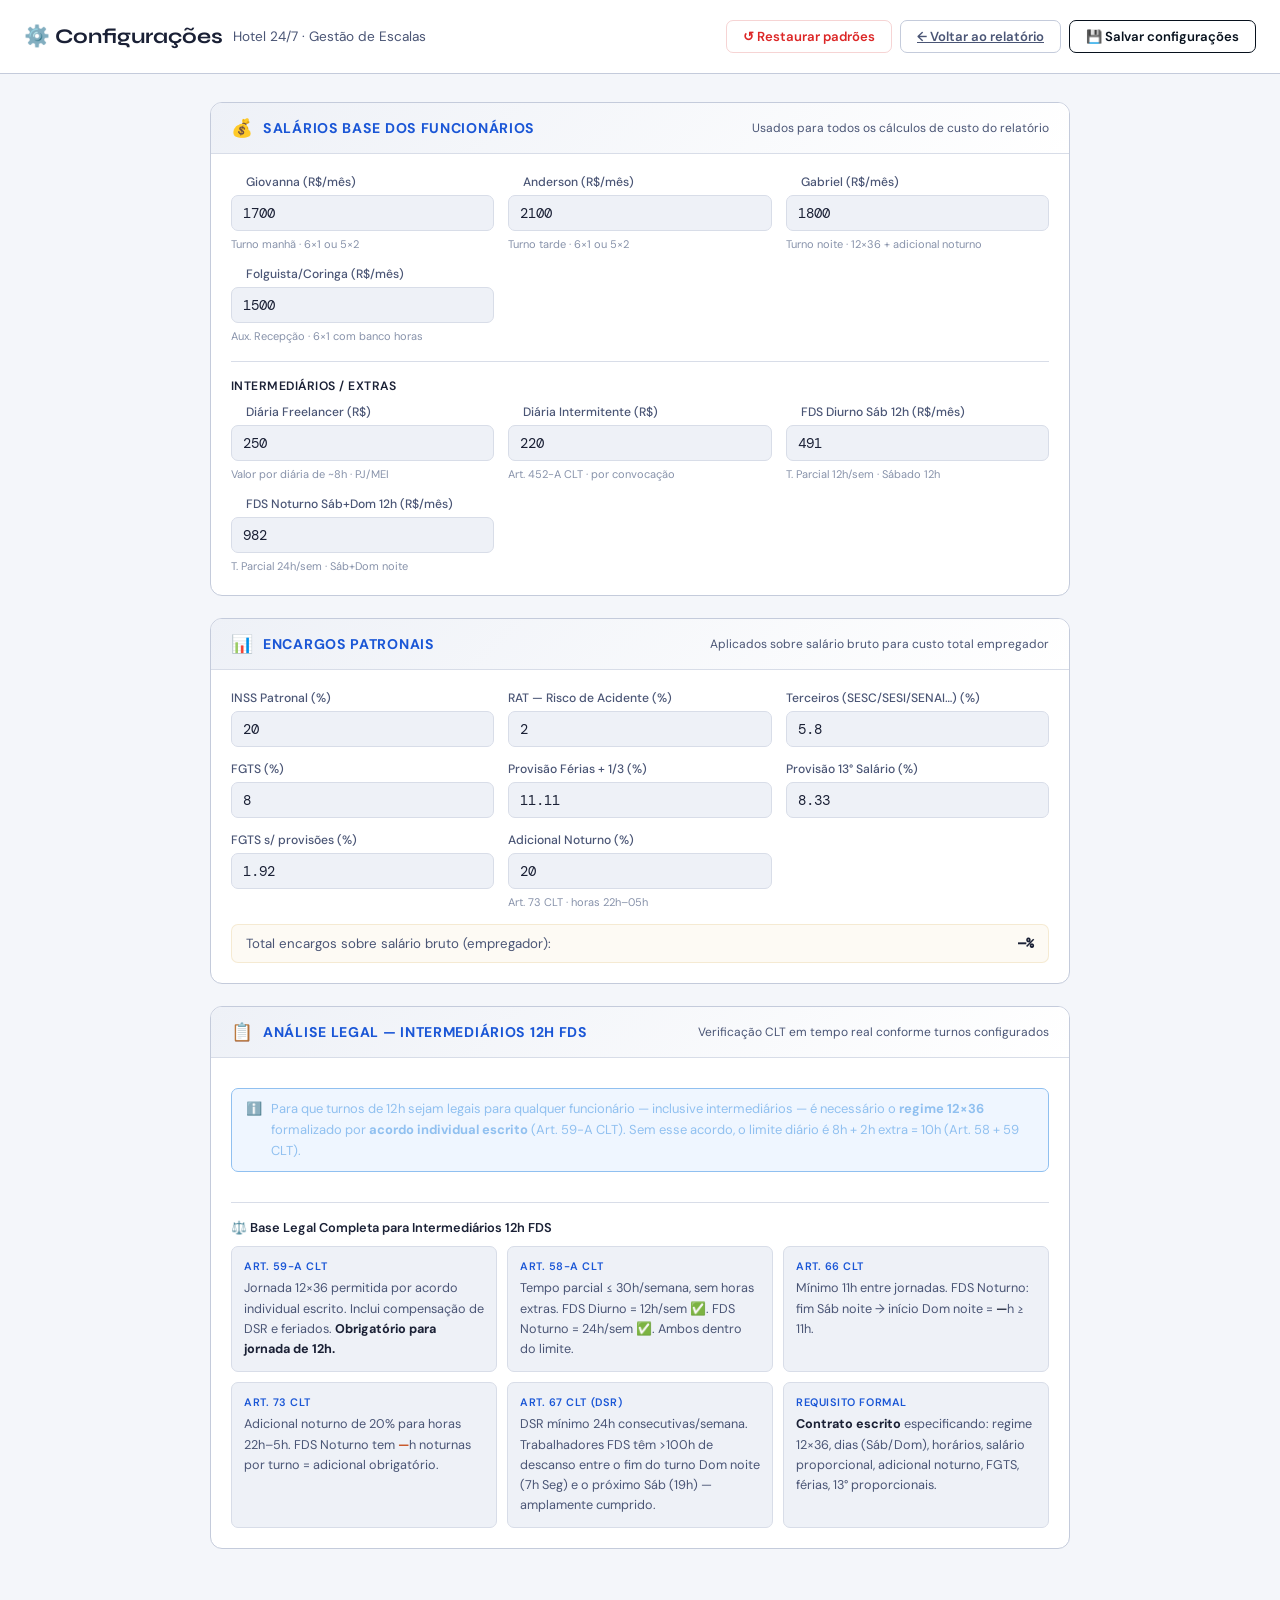
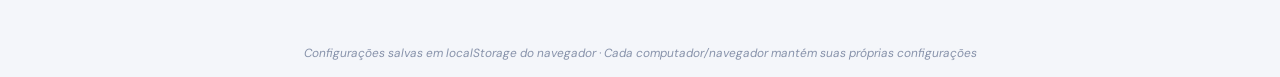
<file: config.html>
<!DOCTYPE html>
<html lang="pt-BR">
<head>
<meta charset="UTF-8">
<meta name="viewport" content="width=device-width, initial-scale=1.0">
<title>⚙️ Configurações — Escala Hotel 24/7</title>
<link href="https://fonts.googleapis.com/css2?family=Syne:wght@600;700;800&family=DM+Sans:wght@300;400;500;600&family=DM+Mono:wght@400;500&display=swap" rel="stylesheet">
<style>
*{margin:0;padding:0;box-sizing:border-box}
:root{
  --bg:#f4f6fa;--bg2:#fff;--bg3:#eef1f7;--card:#fff;
  --bdr:#d8dde8;--bdr2:#c4cbdb;
  --tx:#1a2035;--tx2:#4a5575;--tx3:#8792aa;
  --blue:#2c6ef2;--blue2:#1a56d6;--blue3:#eff6ff;
  --green:#16a34a;--red:#dc2626;--orange:#c2410c;--amber:#d97706;
  --ok-bg:#f0fdf4;--ok-bdr:#bbf7d0;
  --warn-bg:#fff7ed;--warn-bdr:#fed7aa;
  --crit-bg:#fef2f2;--crit-bdr:#fecaca;
  --info-bg:#eff6ff;--info-bdr:#bfdbfe;
  --sh:0 1px 3px rgba(0,0,0,.08),0 1px 2px rgba(0,0,0,.05);
  --sh2:0 4px 16px rgba(0,0,0,.12);
  /* employees */
  --c-gio:#b84040;--c-and:#1a6fc4;--c-gab:#1e8a4a;
  --c-free:#9a6e00;--c-folg:#6b35a0;--c-fds:#0e7490;--c-warn:#c0392b;
}
body{font-family:'DM Sans',sans-serif;background:var(--bg);color:var(--tx);min-height:100vh}
h1,h2{font-family:'Syne',sans-serif}
.mono{font-family:'DM Mono',monospace}

/* ── HEADER ── */
.header{
  background:var(--bg2);border-bottom:1px solid var(--bdr2);
  padding:20px 24px;display:flex;align-items:center;justify-content:space-between;gap:16px;flex-wrap:wrap;
  position:sticky;top:0;z-index:100;backdrop-filter:blur(8px);
}
.header h1{font-size:1.3rem;font-weight:700;display:flex;align-items:center;gap:10px}
.header h1 span{font-size:.85rem;font-weight:400;color:var(--tx2);font-family:'DM Sans',sans-serif}
.header-btns{display:flex;gap:8px}
.btn{
  padding:7px 16px;border-radius:7px;border:1px solid var(--bdr2);
  font-family:'DM Sans',sans-serif;font-size:.82rem;font-weight:600;cursor:pointer;transition:all .18s;
}
.btn-back{background:transparent;color:var(--tx2)}
.btn-back:hover{border-color:var(--blue2);color:var(--blue2)}
.btn-save{background:var(--gold);border-color:var(--gold);color:#07111d}
.btn-save:hover{background:var(--gold2);border-color:var(--gold2)}
.btn-reset{background:transparent;color:var(--red);border-color:rgba(224,112,112,.3)}
.btn-reset:hover{background:rgba(224,112,112,.1)}

/* ── TOAST ── */
.toast{
  position:fixed;bottom:24px;right:24px;z-index:999;
  background:rgba(78,200,148,.15);border:1px solid rgba(78,200,148,.4);
  color:var(--green);padding:10px 18px;border-radius:8px;font-size:.85rem;font-weight:500;
  transform:translateY(80px);opacity:0;transition:all .3s;pointer-events:none;
}
.toast.show{transform:translateY(0);opacity:1}

/* ── LAYOUT ── */
.page{max-width:900px;margin:0 auto;padding:28px 20px 80px;display:flex;flex-direction:column;gap:22px}

/* ── SECTION CARD ── */
.card{background:var(--card);border:1px solid var(--bdr2);border-radius:12px;overflow:hidden}
.card-head{
  background:linear-gradient(135deg,var(--bg3),var(--bg2));
  padding:14px 20px;border-bottom:1px solid var(--bdr);
  display:flex;align-items:center;gap:10px;
}
.card-head .icon{font-size:1.1rem}
.card-head h2{font-family:'DM Sans',sans-serif;font-size:.88rem;font-weight:700;text-transform:uppercase;letter-spacing:.05em;color:var(--blue2)}
.card-head .note{font-size:.75rem;color:var(--tx2);margin-left:auto}
.card-body{padding:20px}

/* ── FIELD GRID ── */
.field-grid{display:grid;grid-template-columns:repeat(auto-fill,minmax(200px,1fr));gap:14px}
.field{display:flex;flex-direction:column;gap:5px}
.field label{font-size:.76rem;color:var(--tx2);font-weight:500;display:flex;align-items:center;gap:6px}
.field label .dot{width:9px;height:9px;border-radius:50%;flex-shrink:0}
.field input[type=number], .field input[type=text], .field select{
  padding:8px 11px;border-radius:7px;
  background:var(--bg3);border:1px solid var(--bdr);
  color:var(--tx);font-family:'DM Mono',monospace;font-size:.88rem;
  transition:border-color .15s;width:100%;
}
.field input:focus, .field select:focus{outline:none;border-color:var(--blue);background:var(--bg2)}
.field .hint{font-size:.69rem;color:var(--tx3);line-height:1.4;margin-top:1px}

/* ── SHIFT TIME VISUAL ── */
.shift-visual{
  background:var(--bg3);border:1px solid var(--bdr);border-radius:8px;
  padding:12px 14px;margin-top:14px;
}
.shift-visual-title{font-size:.72rem;color:var(--tx2);text-transform:uppercase;letter-spacing:.05em;margin-bottom:10px;font-weight:600}
.shift-bar{position:relative;height:36px;border-radius:6px;overflow:hidden;border:1px solid var(--bdr)}
.shift-seg{
  position:absolute;top:0;height:100%;display:flex;align-items:center;justify-content:center;
  font-size:.7rem;font-weight:700;color:rgba(255,255,255,.92);font-family:'DM Mono',monospace;
  text-shadow:0 1px 3px rgba(0,0,0,.5);letter-spacing:.02em;overflow:hidden;white-space:nowrap;
}
.shift-labels{display:flex;justify-content:space-between;margin-top:6px;font-size:.62rem;font-family:'DM Mono',monospace;color:var(--tx2)}
.shift-legend{display:flex;gap:12px;flex-wrap:wrap;margin-top:8px}
.sl-item{display:flex;align-items:center;gap:5px;font-size:.73rem;color:var(--tx2)}
.sl-dot{width:10px;height:10px;border-radius:3px}

/* ── CLT STATUS PILL ── */
.clt-row{display:flex;align-items:center;gap:8px;margin-top:8px;flex-wrap:wrap}
.pill{display:inline-flex;align-items:center;gap:5px;padding:3px 10px;border-radius:12px;font-size:.72rem;font-weight:600;border:1px solid}
.pill-ok{background:rgba(78,200,148,.12);color:var(--green);border-color:rgba(78,200,148,.3)}
.pill-warn{background:rgba(224,144,80,.12);color:var(--orange);border-color:rgba(224,144,80,.3)}
.pill-bad{background:rgba(224,112,112,.12);color:var(--red);border-color:rgba(224,112,112,.3)}

/* ── ALERT ── */
.alert{border-radius:7px;padding:10px 14px;font-size:.81rem;display:flex;gap:9px;align-items:flex-start;margin-top:10px;line-height:1.6;border:1px solid}
.alert-info{background:var(--info-bg);border-color:var(--info-border);color:#90c0f0}
.alert-warn{background:var(--warn-bg);border-color:var(--warn-border);color:#e8b870}
.alert-green{background:rgba(78,200,148,.07);border-color:rgba(78,200,148,.25);color:#80e0b0}

/* ── INTERMEDIÁRIO CARDS ── */
.int-grid{display:grid;grid-template-columns:1fr 1fr;gap:14px;margin-top:14px}
@media(max-width:600px){.int-grid{grid-template-columns:1fr}}
.int-card{
  background:var(--bg3);border:1px solid var(--bdr);border-radius:9px;overflow:hidden;
}
.int-card.valid{border-color:rgba(78,200,148,.3)}
.int-card .ic-head{
  padding:11px 14px;border-bottom:1px solid var(--bdr);
  display:flex;align-items:center;gap:8px;
}
.int-card .ic-body{padding:12px 14px}
.ic-row{display:grid;grid-template-columns:120px 1fr;gap:6px;font-size:.78rem;padding:3px 0;border-bottom:1px solid rgba(255,255,255,.03)}
.ic-row:last-child{border:none}
.ic-row .lbl{color:var(--tx2);font-size:.73rem}
.ic-row .val{color:var(--tx)}

/* ── DIVIDER ── */
.divider{height:1px;background:var(--bdr);margin:16px 0}

/* ── FOOTER NOTE ── */
.footer-note{text-align:center;color:var(--tx3);font-size:.74rem;padding:16px;font-style:italic}
</style>
</head>
<body>

<div class="header">
  <h1>⚙️ Configurações <span>Hotel 24/7 · Gestão de Escalas</span></h1>
  <div class="header-btns">
    <button class="btn btn-reset" onclick="resetAll()">↺ Restaurar padrões</button>
    <a href="index.html" class="btn btn-back">← Voltar ao relatório</a>
    <button class="btn btn-save" onclick="saveAll()">💾 Salvar configurações</button>
  </div>
</div>

<div class="page">

  <!-- ── SALÁRIOS ── -->
  <div class="card">
    <div class="card-head">
      <span class="icon">💰</span>
      <h2>Salários Base dos Funcionários</h2>
      <span class="note">Usados para todos os cálculos de custo do relatório</span>
    </div>
    <div class="card-body">
      <div class="field-grid">
        <div class="field">
          <label><div class="dot" style="background:var(--gio)"></div>Giovanna (R$/mês)</label>
          <input type="number" id="sal-giovanna" value="1700" min="0" step="50">
          <span class="hint">Turno manhã · 6×1 ou 5×2</span>
        </div>
        <div class="field">
          <label><div class="dot" style="background:var(--and)"></div>Anderson (R$/mês)</label>
          <input type="number" id="sal-anderson" value="2100" min="0" step="50">
          <span class="hint">Turno tarde · 6×1 ou 5×2</span>
        </div>
        <div class="field">
          <label><div class="dot" style="background:var(--gab)"></div>Gabriel (R$/mês)</label>
          <input type="number" id="sal-gabriel" value="1800" min="0" step="50">
          <span class="hint">Turno noite · 12×36 + adicional noturno</span>
        </div>
        <div class="field">
          <label><div class="dot" style="background:var(--folg)"></div>Folguista/Coringa (R$/mês)</label>
          <input type="number" id="sal-folguista" value="1500" min="0" step="50">
          <span class="hint">Aux. Recepção · 6×1 com banco horas</span>
        </div>
      </div>
      <div class="divider"></div>
      <div style="font-size:.76rem;color:var(--gold2);font-weight:600;text-transform:uppercase;letter-spacing:.04em;margin-bottom:10px">Intermediários / Extras</div>
      <div class="field-grid">
        <div class="field">
          <label><div class="dot" style="background:var(--free)"></div>Diária Freelancer (R$)</label>
          <input type="number" id="sal-freelancer" value="250" min="0" step="10">
          <span class="hint">Valor por diária de ~8h · PJ/MEI</span>
        </div>
        <div class="field">
          <label><div class="dot" style="background:var(--free)"></div>Diária Intermitente (R$)</label>
          <input type="number" id="sal-intermitente" value="220" min="0" step="10">
          <span class="hint">Art. 452-A CLT · por convocação</span>
        </div>
        <div class="field">
          <label><div class="dot" style="background:var(--new)"></div>FDS Diurno Sáb 12h (R$/mês) <span id="fds-day-calc" class="mono" style="color:var(--gold2);font-size:.7rem"></span></label>
          <input type="number" id="sal-fds-day" value="491" min="0" step="25" onchange="updateIntCalcs()">
          <span class="hint">T. Parcial 12h/sem · Sábado 12h</span>
        </div>
        <div class="field">
          <label><div class="dot" style="background:var(--new)"></div>FDS Noturno Sáb+Dom 12h (R$/mês) <span id="fds-night-calc" class="mono" style="color:var(--gold2);font-size:.7rem"></span></label>
          <input type="number" id="sal-fds-night" value="982" min="0" step="25" onchange="updateIntCalcs()">
          <span class="hint">T. Parcial 24h/sem · Sáb+Dom noite</span>
        </div>
      </div>
    </div>
  </div>

  <!-- ── ENCARGOS ── -->
  <div class="card">
    <div class="card-head">
      <span class="icon">📊</span>
      <h2>Encargos Patronais</h2>
      <span class="note">Aplicados sobre salário bruto para custo total empregador</span>
    </div>
    <div class="card-body">
      <div class="field-grid">
        <div class="field">
          <label>INSS Patronal (%)</label>
          <input type="number" id="enc-inss" value="20" min="0" max="50" step="0.1">
        </div>
        <div class="field">
          <label>RAT — Risco de Acidente (%)</label>
          <input type="number" id="enc-rat" value="2" min="0" max="6" step="0.1">
        </div>
        <div class="field">
          <label>Terceiros (SESC/SESI/SENAI…) (%)</label>
          <input type="number" id="enc-terceiros" value="5.8" min="0" max="15" step="0.1">
        </div>
        <div class="field">
          <label>FGTS (%)</label>
          <input type="number" id="enc-fgts" value="8" min="0" max="12" step="0.1">
        </div>
        <div class="field">
          <label>Provisão Férias + 1/3 (%)</label>
          <input type="number" id="enc-ferias" value="11.11" min="0" max="20" step="0.01">
        </div>
        <div class="field">
          <label>Provisão 13° Salário (%)</label>
          <input type="number" id="enc-decimo" value="8.33" min="0" max="12" step="0.01">
        </div>
        <div class="field">
          <label>FGTS s/ provisões (%)</label>
          <input type="number" id="enc-fgts-prov" value="1.92" min="0" max="5" step="0.01">
        </div>
        <div class="field">
          <label>Adicional Noturno (%)</label>
          <input type="number" id="enc-noturno" value="20" min="0" max="50" step="0.1">
          <span class="hint">Art. 73 CLT · horas 22h–05h</span>
        </div>
      </div>
      <div style="margin-top:14px;padding:10px 14px;background:rgba(212,168,75,.06);border-radius:7px;border:1px solid rgba(212,168,75,.2);display:flex;justify-content:space-between;font-size:.83rem">
        <span style="color:var(--tx2)">Total encargos sobre salário bruto (empregador):</span>
        <span class="mono" style="color:var(--gold2);font-weight:600" id="enc-total">—%</span>
      </div>
    </div>
  </div>

  <!-- ── ANÁLISE INTERMEDIÁRIOS 12H ── -->
  <div class="card">
    <div class="card-head">
      <span class="icon">📋</span>
      <h2>Análise Legal — Intermediários 12h FDS</h2>
      <span class="note">Verificação CLT em tempo real conforme turnos configurados</span>
    </div>
    <div class="card-body">
      <div class="alert alert-info">
        <span>ℹ️</span>
        <div>Para que turnos de 12h sejam legais para qualquer funcionário — inclusive intermediários — é necessário o <strong>regime 12×36</strong> formalizado por <strong>acordo individual escrito</strong> (Art. 59-A CLT). Sem esse acordo, o limite diário é 8h + 2h extra = 10h (Art. 58 + 59 CLT).</div>
      </div>

      <div class="int-grid" id="int-analysis"></div>

      <div class="divider"></div>
      <div style="font-size:.8rem;font-weight:600;color:var(--gold2);margin-bottom:10px">⚖️ Base Legal Completa para Intermediários 12h FDS</div>
      <div style="display:grid;grid-template-columns:repeat(auto-fit,minmax(220px,1fr));gap:10px;font-size:.79rem">
        <div style="background:var(--bg3);border:1px solid var(--bdr);border-radius:7px;padding:12px">
          <div style="color:var(--blue2);font-size:.68rem;text-transform:uppercase;letter-spacing:.05em;font-weight:600;margin-bottom:5px">Art. 59-A CLT</div>
          <div style="color:var(--tx2);line-height:1.6">Jornada 12×36 permitida por acordo individual escrito. Inclui compensação de DSR e feriados. <strong style="color:var(--tx)">Obrigatório para jornada de 12h.</strong></div>
        </div>
        <div style="background:var(--bg3);border:1px solid var(--bdr);border-radius:7px;padding:12px">
          <div style="color:var(--blue2);font-size:.68rem;text-transform:uppercase;letter-spacing:.05em;font-weight:600;margin-bottom:5px">Art. 58-A CLT</div>
          <div style="color:var(--tx2);line-height:1.6">Tempo parcial ≤ 30h/semana, sem horas extras. FDS Diurno = 12h/sem ✅. FDS Noturno = 24h/sem ✅. Ambos dentro do limite.</div>
        </div>
        <div style="background:var(--bg3);border:1px solid var(--bdr);border-radius:7px;padding:12px">
          <div style="color:var(--blue2);font-size:.68rem;text-transform:uppercase;letter-spacing:.05em;font-weight:600;margin-bottom:5px">Art. 66 CLT</div>
          <div style="color:var(--tx2);line-height:1.6">Mínimo 11h entre jornadas. FDS Noturno: fim Sáb noite → início Dom noite = <span id="interjornada-val" style="color:var(--tx);font-weight:600">—</span>h ≥ 11h.</div>
        </div>
        <div style="background:var(--bg3);border:1px solid var(--bdr);border-radius:7px;padding:12px">
          <div style="color:var(--blue2);font-size:.68rem;text-transform:uppercase;letter-spacing:.05em;font-weight:600;margin-bottom:5px">Art. 73 CLT</div>
          <div style="color:var(--tx2);line-height:1.6">Adicional noturno de 20% para horas 22h–5h. FDS Noturno tem <span id="night-hours-val" style="color:var(--orange);font-weight:600">—</span>h noturnas por turno = adicional obrigatório.</div>
        </div>
        <div style="background:var(--bg3);border:1px solid var(--bdr);border-radius:7px;padding:12px">
          <div style="color:var(--blue2);font-size:.68rem;text-transform:uppercase;letter-spacing:.05em;font-weight:600;margin-bottom:5px">Art. 67 CLT (DSR)</div>
          <div style="color:var(--tx2);line-height:1.6">DSR mínimo 24h consecutivas/semana. Trabalhadores FDS têm >100h de descanso entre o fim do turno Dom noite (7h Seg) e o próximo Sáb (19h) — amplamente cumprido.</div>
        </div>
        <div style="background:var(--bg3);border:1px solid var(--bdr);border-radius:7px;padding:12px">
          <div style="color:var(--blue2);font-size:.68rem;text-transform:uppercase;letter-spacing:.05em;font-weight:600;margin-bottom:5px">Requisito Formal</div>
          <div style="color:var(--tx2);line-height:1.6"><strong style="color:var(--tx)">Contrato escrito</strong> especificando: regime 12×36, dias (Sáb/Dom), horários, salário proporcional, adicional noturno, FGTS, férias, 13° proporcionais.</div>
        </div>
      </div>
    </div>
  </div>

</div><!-- end page -->

<div class="footer-note">Configurações salvas em localStorage do navegador · Cada computador/navegador mantém suas próprias configurações</div>
<div class="toast" id="toast">✅ Configurações salvas com sucesso!</div>

<script>
const STORAGE_KEY = 'hotel_escala_config';
const pad = h => { h = ((h%24)+24)%24; return h<10?'0'+h:''+h; };

// ── DEFAULTS ──────────────────────────────────────────────────
const DEFAULTS = {
  salaries: {
    giovanna:1700, anderson:2100, gabriel:1800, folguista:1500,
    freelancer:250, intermitente:220, fdsDay:491, fdsNight:982,
  },
  charges: {
    inss:20, rat:2, terceiros:5.8, fgts:8,
    ferias:11.11, decimo:8.33, fgtsProv:1.92, noturno:20,
  }
};

// ── LOAD / SAVE ───────────────────────────────────────────────
function loadConfig() {
  try {
    const raw = localStorage.getItem(STORAGE_KEY);
    return raw ? JSON.parse(raw) : { ...DEFAULTS };
  } catch { return { ...DEFAULTS }; }
}

function saveAll() {
  const cfg = readForm();
  try {
    localStorage.setItem(STORAGE_KEY, JSON.stringify(cfg));
    showToast('✅ Configurações salvas!');
  } catch(e) {
    showToast('❌ Erro ao salvar: ' + e.message, true);
  }
}

function resetAll() {
  if (!confirm('Restaurar todos os valores padrão?')) return;
  fillForm(DEFAULTS);
  updateEncTotal();
  updateIntCalcs();
  showToast('↺ Valores padrão restaurados');
}

function readForm() {
  return {
    salaries: {
      giovanna:    +document.getElementById('sal-giovanna').value || 1700,
      anderson:    +document.getElementById('sal-anderson').value || 2100,
      gabriel:     +document.getElementById('sal-gabriel').value || 1800,
      folguista:   +document.getElementById('sal-folguista').value || 1500,
      freelancer:  +document.getElementById('sal-freelancer').value || 250,
      intermitente:+document.getElementById('sal-intermitente').value || 220,
      fdsDay:      +document.getElementById('sal-fds-day').value || 491,
      fdsNight:    +document.getElementById('sal-fds-night').value || 982,
    },
    charges: {
      inss:     +document.getElementById('enc-inss').value || 20,
      rat:      +document.getElementById('enc-rat').value || 2,
      terceiros:+document.getElementById('enc-terceiros').value || 5.8,
      fgts:     +document.getElementById('enc-fgts').value || 8,
      ferias:   +document.getElementById('enc-ferias').value || 11.11,
      decimo:   +document.getElementById('enc-decimo').value || 8.33,
      fgtsProv: +document.getElementById('enc-fgts-prov').value || 1.92,
      noturno:  +document.getElementById('enc-noturno').value || 20,
    }
  };
}

function fillForm(cfg) {
  const set = (id, v) => { const el=document.getElementById(id); if(el) el.value=v; };
  const s = cfg.salaries || {};
  set('sal-giovanna',   s.giovanna   ?? 1700);
  set('sal-anderson',   s.anderson   ?? 2100);
  set('sal-gabriel',    s.gabriel    ?? 1800);
  set('sal-folguista',  s.folguista  ?? 1500);
  set('sal-freelancer', s.freelancer ?? 250);
  set('sal-intermitente', s.intermitente ?? 220);
  set('sal-fds-day',    s.fdsDay     ?? 491);
  set('sal-fds-night',  s.fdsNight   ?? 982);
  const c = cfg.charges || {};
  set('enc-inss',     c.inss     ?? 20);
  set('enc-rat',      c.rat      ?? 2);
  set('enc-terceiros',c.terceiros?? 5.8);
  set('enc-fgts',     c.fgts     ?? 8);
  set('enc-ferias',   c.ferias   ?? 11.11);
  set('enc-decimo',   c.decimo   ?? 8.33);
  set('enc-fgts-prov',c.fgtsProv ?? 1.92);
  set('enc-noturno',  c.noturno  ?? 20);
}

// ── ENCARGOS TOTAL ────────────────────────────────────────────
function updateEncTotal() {
  const get = id => parseFloat(document.getElementById(id)?.value) || 0;
  const total = get('enc-inss') + get('enc-rat') + get('enc-terceiros') + get('enc-fgts')
              + get('enc-ferias') + get('enc-decimo') + get('enc-fgts-prov');
  const el = document.getElementById('enc-total');
  if (el) el.textContent = total.toFixed(2) + '%';
}

// ── INTERMEDIÁRIO CALCS ───────────────────────────────────────
function updateIntCalcs() {
  const ms = 7; // default morning start
  const ns = 19; // default night start
  const nightDur = (ms + 24) - ns; // e.g. 19→7 = 12h
  // FDS Day: Sáb 12h diurno (morningStart → nightStart)
  const dayDur = ns - ms; // e.g. 7→19 = 12h
  // FDS Night: Sáb+Dom 12h noturno each
  const interjornada = (ms + 24) - (ns + nightDur); // end of Sat night → start of Sun night
  // interjornada = ms (Sun morning) - ns (Sun night start from next day perspective)
  // Actually: Sat night ends at ms (next day). Sun night starts at ns. Gap = ns - ms (in same Sun day)
  const interj = ns - ms; // e.g. 19-7 = 12h

  // Night hours (22h-5h) per shift
  const nStart = ns, nEnd = ms + 24;
  const nightNoctHours = Math.max(0, Math.min(nEnd, 29) - Math.max(nStart, 22)); // 29 = 5+24

  const el = id => document.getElementById(id);
  if (el('interjornada-val')) el('interjornada-val').textContent = interj;
  if (el('night-hours-val'))  el('night-hours-val').textContent  = nightNoctHours + 'h';

  // Reference salary for proportional calc
  const refSal = +document.getElementById('sal-gabriel')?.value || 1800;
  const fdsDaySal  = Math.round(refSal * dayDur / 220);  // 12h/220h monthly
  const fdsNightSal = Math.round(refSal * (nightDur * 2) / 220 * 1.2); // 24h/week + noturno

  if (el('fds-day-calc'))   el('fds-day-calc').textContent   = `≈ R$${fdsDaySal}`;
  if (el('fds-night-calc')) el('fds-night-calc').textContent = `≈ R$${fdsNightSal}`;

  // Analysis cards
  const intEl = document.getElementById('int-analysis');
  if (!intEl) return;

  const ok   = interj >= 11;
  const okDayDur   = dayDur <= 12 && dayDur >= 1;
  const okNightDur = nightDur === 12;

  intEl.innerHTML = `
  <!-- FDS Diurno -->
  <div class="int-card ${okDayDur?'valid':''}">
    <div class="ic-head">
      <span style="font-size:1rem">☀️</span>
      <div>
        <div style="font-weight:700;font-size:.88rem">FDS Diurno — Sábado 12h</div>
        <div style="font-size:.72rem;color:var(--tx2)">${pad(ms)}h–${pad(ns)}h · ${dayDur}h de duração</div>
      </div>
      <span class="pill ${dayDur<=30?'pill-ok':'pill-bad'}" style="margin-left:auto">${dayDur<=30?'✅ LEGAL':'❌ INVÁLIDO'}</span>
    </div>
    <div class="ic-body">
      <div class="ic-row"><span class="lbl">Regime</span><span class="val">T. Parcial (Art. 58-A) + 12×36 (Art. 59-A)</span></div>
      <div class="ic-row"><span class="lbl">Horas/semana</span><span class="val mono">${dayDur}h ≤ 30h → ✅ dentro do limite</span></div>
      <div class="ic-row"><span class="lbl">Jornada diária</span><span class="val mono">${dayDur}h ${dayDur>10?'— requer acordo 12×36':'— dentro do limite 12×36'}</span></div>
      <div class="ic-row"><span class="lbl">Salário prop.</span><span class="val mono">≈ R$ ${fdsDaySal}/mês (${dayDur}h/220h × ref.)</span></div>
      <div class="ic-row"><span class="lbl">Noturno</span><span class="val">Não — turno diurno</span></div>
      <div class="ic-row"><span class="lbl">DSR</span><span class="val">Compensado no 12×36 (Art. 59-A § único)</span></div>
      <div class="ic-row"><span class="lbl">Contrato</span><span class="val">Escrito obrigatório + acordo 12×36 individual</span></div>
    </div>
  </div>

  <!-- FDS Noturno -->
  <div class="int-card ${ok&&okNightDur?'valid':''}">
    <div class="ic-head">
      <span style="font-size:1rem">🌙</span>
      <div>
        <div style="font-weight:700;font-size:.88rem">FDS Noturno — Sáb+Dom 12h/noite</div>
        <div style="font-size:.72rem;color:var(--tx2)">${pad(ns)}h–${pad(ms)}h(+1) · ${nightDur*2}h/semana</div>
      </div>
      <span class="pill ${ok&&okNightDur?'pill-ok':'pill-warn'}" style="margin-left:auto">${ok&&okNightDur?'✅ LEGAL':'⚠ ATENÇÃO'}</span>
    </div>
    <div class="ic-body">
      <div class="ic-row"><span class="lbl">Regime</span><span class="val">T. Parcial (Art. 58-A) + 12×36 (Art. 59-A)</span></div>
      <div class="ic-row"><span class="lbl">Horas/semana</span><span class="val mono">${nightDur*2}h ≤ 30h → ✅ dentro do limite</span></div>
      <div class="ic-row"><span class="lbl">Interjornada</span><span class="val mono${ok?'':' ' + (interj>=11?'':' " style="color:var(--red)'")}">${interj}h ${ok?'≥ 11h ✅':'⚠ <11h ILEGAL'}</span></div>
      <div class="ic-row"><span class="lbl">Adic. noturno</span><span class="val mono" style="color:var(--orange)">${nightNoctHours}h/turno × 20% obrigatório</span></div>
      <div class="ic-row"><span class="lbl">Salário prop.</span><span class="val mono">≈ R$ ${fdsNightSal}/mês (+noturno)</span></div>
      <div class="ic-row"><span class="lbl">DSR</span><span class="val">Compensado no 12×36 + 131h descanso/semana ✅</span></div>
      <div class="ic-row"><span class="lbl">Contrato</span><span class="val">Escrito obrigatório + acordo 12×36 + adic. noturno</span></div>
    </div>
    ${!ok?`<div class="alert alert-warn" style="margin:0 14px 12px;font-size:.76rem"><span>⚠️</span><div>Interjornada de ${interj}h está abaixo do mínimo de 11h (Art. 66). Ajuste o horário de início da noite.</div></div>`:''}
  </div>`;
}

// ── TOAST ─────────────────────────────────────────────────────
function showToast(msg) {
  const t = document.getElementById('toast');
  t.textContent = msg;
  t.classList.add('show');
  setTimeout(() => t.classList.remove('show'), 2800);
}

// ── LIVE UPDATES ──────────────────────────────────────────────
document.addEventListener('input', e => {
  if (e.target.id.startsWith('enc-')) updateEncTotal();
});

// ── INIT ──────────────────────────────────────────────────────
document.addEventListener('DOMContentLoaded', () => {
  const cfg = loadConfig();
  fillForm(cfg);
  updateEncTotal();
  updateIntCalcs();
});
</script>
</body>
</html>
</file>
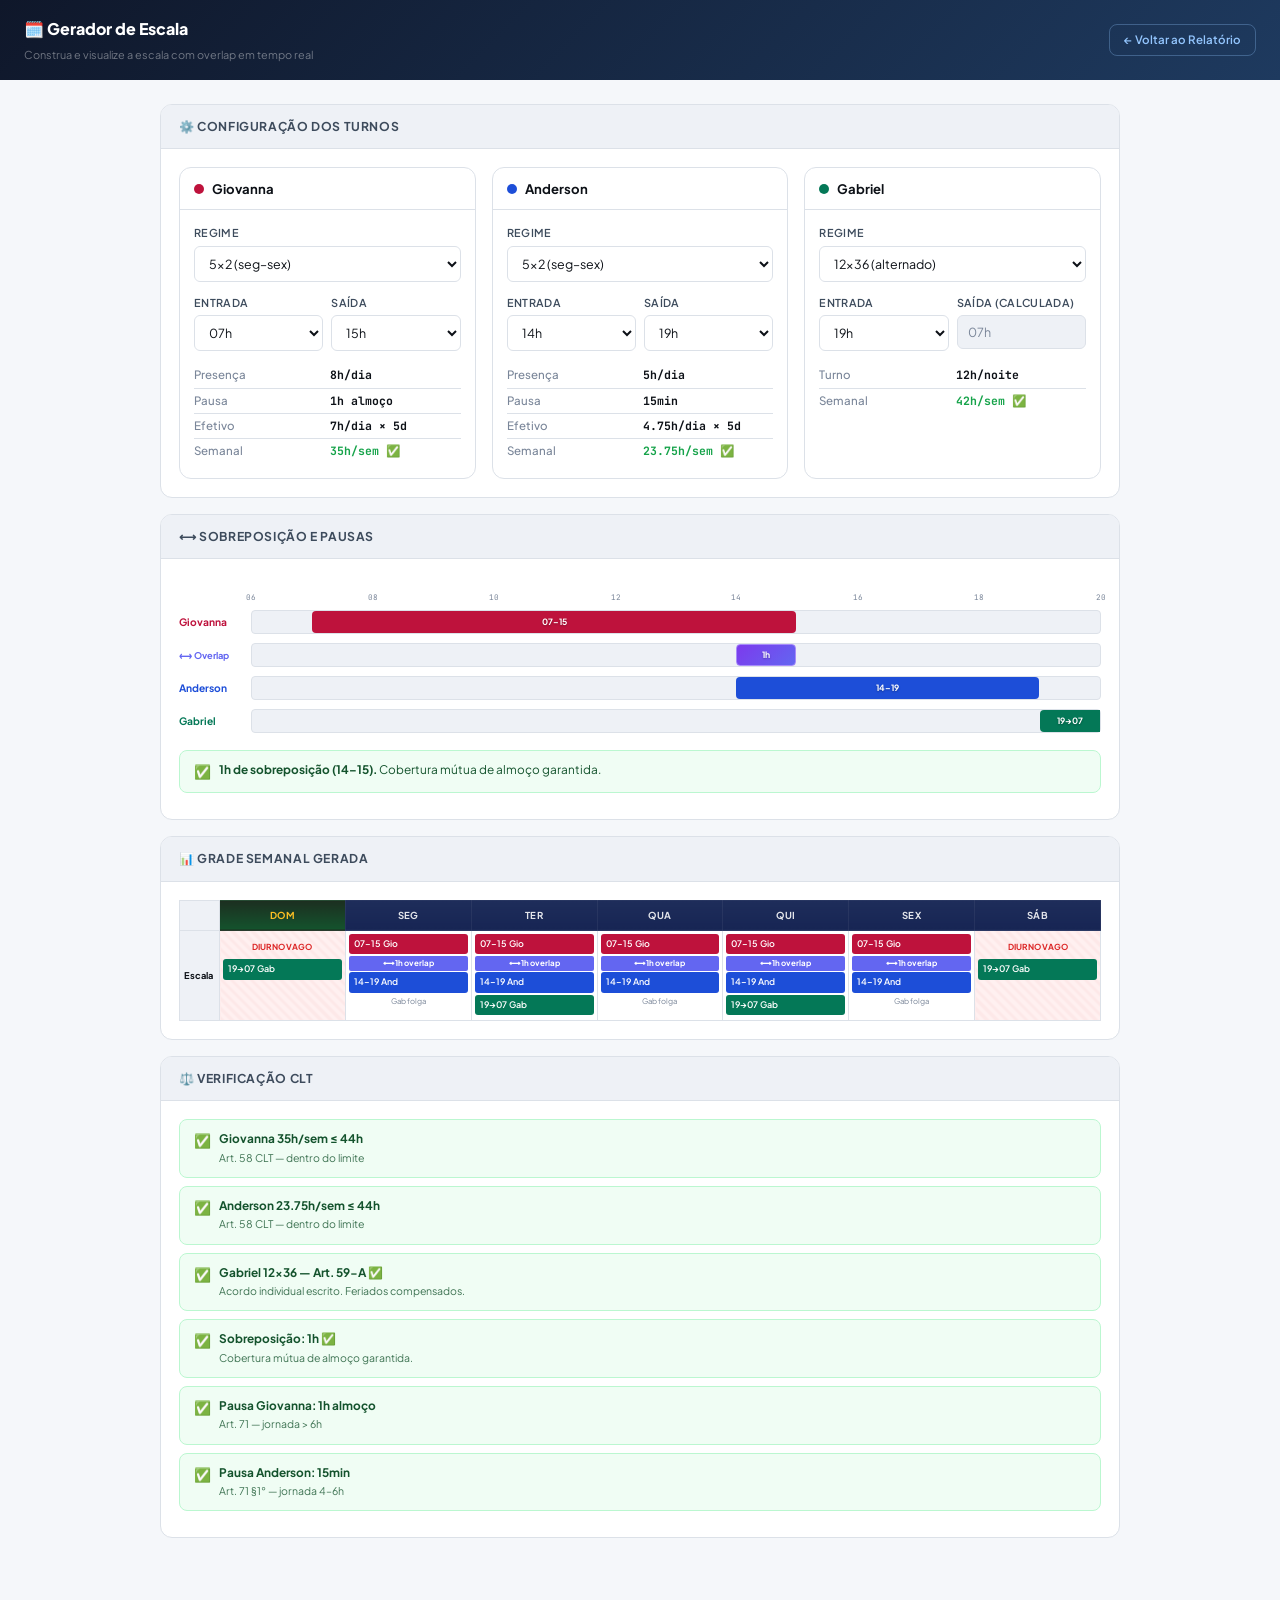
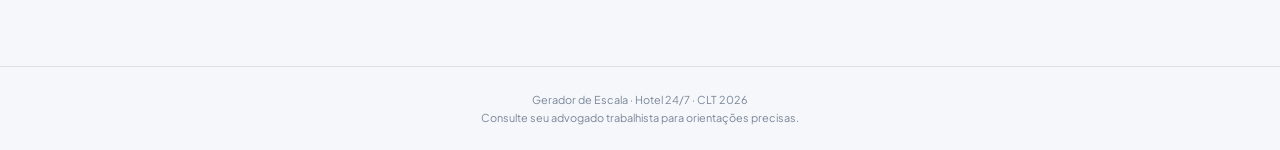
<file: gerador.html>
<!DOCTYPE html>
<html lang="pt-BR">
<head>
<meta charset="UTF-8">
<meta name="viewport" content="width=device-width, initial-scale=1.0">
<title>🗓️ Gerador de Escala — Hotel 24/7</title>
<link href="https://fonts.googleapis.com/css2?family=Plus+Jakarta+Sans:wght@400;500;600;700;800&family=JetBrains+Mono:wght@400;500;600&display=swap" rel="stylesheet">
<style>
:root{
  --bg:#f5f7fa;--bg2:#fff;--bg3:#eef1f6;
  --bdr:#dce1e8;--bdr2:#b8c1cf;
  --tx:#0d1117;--tx2:#3d4b5c;--tx3:#7a8699;
  --blue:#2563eb;--green:#16a34a;--red:#dc2626;--amber:#d97706;
  --gio:#be123c;--and:#1d4ed8;--gab:#047857;
  --purple:#6366f1;
  --r:8px;--r2:12px;
}
*{margin:0;padding:0;box-sizing:border-box}
body{font-family:'Plus Jakarta Sans',sans-serif;background:var(--bg);color:var(--tx);line-height:1.6;font-size:14px;-webkit-font-smoothing:antialiased}
.mono{font-family:'JetBrains Mono',monospace;font-size:.9em}

.topbar{
  background:linear-gradient(135deg,#0f172a,#1e3a5f);
  padding:16px 24px;display:flex;align-items:center;gap:12px;flex-wrap:wrap;
  position:sticky;top:0;z-index:100;
}
.topbar h1{font-size:1rem;font-weight:800;color:#fff}
.topbar .sub{font-size:.68rem;color:rgba(255,255,255,.4)}
.topbar a{
  margin-left:auto;padding:6px 14px;border-radius:var(--r);
  font-size:.72rem;font-weight:600;color:#93c5fd;
  border:1px solid rgba(147,197,253,.3);text-decoration:none;
  transition:all .15s;
}
.topbar a:hover{background:rgba(255,255,255,.08);color:#fff}

.page{max-width:1000px;margin:0 auto;padding:24px 20px 80px}

.card{background:var(--bg2);border:1px solid var(--bdr);border-radius:var(--r2);margin-bottom:16px;overflow:hidden}
.card-hd{padding:12px 18px;background:var(--bg3);border-bottom:1px solid var(--bdr);font-size:.76rem;font-weight:700;text-transform:uppercase;letter-spacing:.05em;color:var(--tx2);display:flex;align-items:center;gap:8px}
.card-bd{padding:18px}

.config-grid{display:grid;grid-template-columns:repeat(auto-fit,minmax(280px,1fr));gap:16px}
.emp-config{border:1.5px solid var(--bdr);border-radius:var(--r2);overflow:hidden}
.emp-hd{padding:10px 14px;display:flex;align-items:center;gap:8px;font-weight:700;font-size:.82rem;border-bottom:1px solid var(--bdr)}
.emp-hd .dot{width:10px;height:10px;border-radius:50%}
.emp-bd{padding:14px}

.field{margin-bottom:12px}
.field label{display:block;font-size:.68rem;font-weight:600;color:var(--tx2);margin-bottom:4px;text-transform:uppercase;letter-spacing:.03em}
.field select,.field input{
  width:100%;padding:8px 10px;border-radius:6px;border:1.5px solid var(--bdr);
  font-family:'Plus Jakarta Sans',sans-serif;font-size:.78rem;color:var(--tx);
  background:var(--bg2);transition:border .15s;
}
.field select:focus,.field input:focus{outline:none;border-color:var(--blue)}
.field-row{display:grid;grid-template-columns:1fr 1fr;gap:8px}
.field .hint{font-size:.6rem;color:var(--tx3);margin-top:3px}

.result-row{display:grid;grid-template-columns:1fr 1fr;gap:6px;font-size:.72rem;padding:3px 0;border-bottom:1px solid var(--bdr)}
.result-row:last-child{border:none}
.result-row .rl{color:var(--tx3);font-weight:500}
.result-row .rv{font-weight:700;font-family:'JetBrains Mono',monospace}
.rv.ok{color:var(--green)}.rv.warn{color:var(--amber)}.rv.bad{color:var(--red)}

.overlap-viz{margin:14px 0}
.ov-ruler{position:relative;height:14px;margin-left:72px;margin-bottom:2px}
.ov-ruler span{position:absolute;top:0;font-size:.48rem;color:var(--tx3);font-family:'JetBrains Mono',monospace;transform:translateX(-50%)}
.ov-row{display:flex;align-items:center;height:30px;margin-bottom:3px}
.ov-lbl{width:72px;font-size:.64rem;font-weight:700;flex-shrink:0}
.ov-track{flex:1;position:relative;height:24px;background:var(--bg3);border-radius:4px;border:1px solid var(--bdr)}
.ov-bar{position:absolute;top:0;height:100%;border-radius:4px;display:flex;align-items:center;justify-content:center}
.ov-bar span{font-size:.54rem;font-weight:700;color:#fff;text-shadow:0 1px 2px rgba(0,0,0,.3);white-space:nowrap;padding:0 3px}
.ov-bar-purple{background:linear-gradient(135deg,#7c3aed,#6366f1)!important;border:1.5px solid #a78bfa}

.week-grid{width:100%;border-collapse:collapse;table-layout:fixed;min-width:600px;font-size:.7rem}
.week-grid th{padding:7px 4px;text-align:center;font-weight:700;font-size:.6rem;letter-spacing:.04em;text-transform:uppercase;background:linear-gradient(to bottom,#1e2d5a,#172554);color:rgba(255,255,255,.88);border:1px solid rgba(255,255,255,.06)}
.week-grid th.sun{color:#fbbf24;background:linear-gradient(to bottom,#1c2e20,#14532d)}
.week-grid td{border:1px solid var(--bdr);padding:4px;height:48px;vertical-align:top}
.week-grid .cell-empty{background:repeating-linear-gradient(45deg,#fde8e8,#fde8e8 3px,#fff0f0 3px,#fff0f0 7px)}
.wc-bar{border-radius:3px;padding:3px 5px;margin-bottom:2px;font-size:.56rem;font-weight:600;color:#fff;white-space:nowrap;overflow:hidden;text-overflow:ellipsis}
.wc-overlap{background:var(--purple);font-size:.5rem;padding:1px 4px;border-radius:2px;margin-bottom:1px;text-align:center;color:#fff;font-weight:700}

.alert{border-radius:var(--r);padding:10px 14px;font-size:.74rem;display:flex;gap:8px;align-items:flex-start;margin-bottom:8px;line-height:1.55;border:1.5px solid}
.alert-ok{background:#f0fdf4;border-color:#bbf7d0;color:#14532d}
.alert-warn{background:#fffbeb;border-color:#fde68a;color:#78350f}
.alert-bad{background:#fff1f2;border-color:#fecdd3;color:#881337}
.alert .ai{flex-shrink:0;font-size:.85rem}

.tag{display:inline-flex;align-items:center;padding:2px 8px;border-radius:99px;font-size:.62rem;font-weight:600;border:1px solid;margin:2px}
.tag-g{background:#f0fdf4;border-color:#bbf7d0;color:var(--green)}
.tag-r{background:#fef2f2;border-color:#fecaca;color:var(--red)}
.tag-o{background:#fffbeb;border-color:#fde68a;color:var(--amber)}

.footer{text-align:center;color:var(--tx3);font-size:.68rem;padding:1.5rem 0;border-top:1px solid var(--bdr);margin-top:2rem}

@media(max-width:600px){
  .config-grid{grid-template-columns:1fr}
  .page{padding:16px 12px 60px}
}
</style>
</head>
<body>

<div class="topbar">
  <div>
    <h1>🗓️ Gerador de Escala</h1>
    <span class="sub">Construa e visualize a escala com overlap em tempo real</span>
  </div>
  <a href="./index.html">← Voltar ao Relatório</a>
</div>

<div class="page">

<!-- CONFIGURAÇÃO -->
<div class="card">
  <div class="card-hd">⚙️ Configuração dos Turnos</div>
  <div class="card-bd">
    <div class="config-grid">

      <!-- Giovanna -->
      <div class="emp-config">
        <div class="emp-hd"><div class="dot" style="background:var(--gio)"></div> Giovanna</div>
        <div class="emp-bd">
          <div class="field">
            <label>Regime</label>
            <select id="gio-regime" onchange="recalc()">
              <option value="5x2">5×2 (seg–sex)</option>
              <option value="6x1">6×1 (seg–sáb)</option>
            </select>
          </div>
          <div class="field-row">
            <div class="field">
              <label>Entrada</label>
              <select id="gio-in" onchange="recalc()">
                <option value="6">06h</option>
                <option value="7" selected>07h</option>
              </select>
            </div>
            <div class="field">
              <label>Saída</label>
              <select id="gio-out" onchange="recalc()">
                <option value="13">13h</option>
                <option value="14">14h</option>
                <option value="15" selected>15h</option>
                <option value="16">16h</option>
              </select>
            </div>
          </div>
          <div id="gio-result"></div>
        </div>
      </div>

      <!-- Anderson -->
      <div class="emp-config">
        <div class="emp-hd"><div class="dot" style="background:var(--and)"></div> Anderson</div>
        <div class="emp-bd">
          <div class="field">
            <label>Regime</label>
            <select id="and-regime" onchange="recalc()">
              <option value="5x2">5×2 (seg–sex)</option>
              <option value="6x1">6×1 (seg–sáb)</option>
            </select>
          </div>
          <div class="field-row">
            <div class="field">
              <label>Entrada</label>
              <select id="and-in" onchange="recalc()">
                <option value="10">10h</option>
                <option value="11">11h</option>
                <option value="13">13h</option>
                <option value="14" selected>14h</option>
                <option value="15">15h</option>
              </select>
            </div>
            <div class="field">
              <label>Saída</label>
              <select id="and-out" onchange="recalc()">
                <option value="19" selected>19h</option>
                <option value="20">20h</option>
                <option value="21">21h</option>
                <option value="22">22h</option>
              </select>
            </div>
          </div>
          <div id="and-result"></div>
        </div>
      </div>

      <!-- Gabriel -->
      <div class="emp-config">
        <div class="emp-hd"><div class="dot" style="background:var(--gab)"></div> Gabriel</div>
        <div class="emp-bd">
          <div class="field">
            <label>Regime</label>
            <select id="gab-regime" onchange="recalc()">
              <option value="12x36" selected>12×36 (alternado)</option>
              <option value="5x2">5×2 (seg–sex)</option>
              <option value="6x1">6×1 (seg–sáb)</option>
              <option value="ilegal">12h seg–sex (ILEGAL)</option>
            </select>
          </div>
          <div class="field-row">
            <div class="field">
              <label>Entrada</label>
              <select id="gab-in" onchange="recalc()">
                <option value="19" selected>19h</option>
                <option value="22">22h</option>
              </select>
            </div>
            <div class="field">
              <label>Saída (calculada)</label>
              <input type="text" id="gab-out" value="07h" readonly style="background:var(--bg3);color:var(--tx3)">
            </div>
          </div>
          <div id="gab-result"></div>
        </div>
      </div>

    </div>
  </div>
</div>

<!-- OVERLAP -->
<div class="card">
  <div class="card-hd">⟷ Sobreposição e Pausas</div>
  <div class="card-bd">
    <div id="overlap-viz"></div>
    <div id="overlap-alerts"></div>
  </div>
</div>

<!-- GRADE SEMANAL -->
<div class="card">
  <div class="card-hd">📊 Grade Semanal Gerada</div>
  <div class="card-bd" style="overflow-x:auto">
    <div id="week-grid"></div>
  </div>
</div>

<!-- CLT -->
<div class="card">
  <div class="card-hd">⚖️ Verificação CLT</div>
  <div class="card-bd">
    <div id="clt-check"></div>
  </div>
</div>

</div>

<div class="footer">
  Gerador de Escala · Hotel 24/7 · CLT 2026<br>
  Consulte seu advogado trabalhista para orientações precisas.
</div>

<script>
var DAYS = ['Dom','Seg','Ter','Qua','Qui','Sex','Sáb'];

function v(id) { return document.getElementById(id).value; }
function n(id) { return parseInt(v(id), 10); }
function ph(h) { h = ((h % 24) + 24) % 24; return (h < 10 ? '0' : '') + h; }

function recalc() {
  var gioIn = n('gio-in'), gioOut = n('gio-out');
  var andIn = n('and-in'), andOut = n('and-out');
  var gabIn = n('gab-in');
  var gioReg = v('gio-regime'), andReg = v('and-regime'), gabReg = v('gab-regime');

  var gioH = gioOut - gioIn;
  var andH = andOut - andIn;
  var gioPause = gioH > 6 ? 1 : (gioH > 4 ? 0.25 : 0);
  var andPause = andH > 6 ? 1 : (andH > 4 ? 0.25 : 0);
  var gioEff = gioH - gioPause;
  var andEff = andH - andPause;

  var gioDays = gioReg === '6x1' ? 6 : 5;
  var andDays = andReg === '6x1' ? 6 : 5;
  var gioWeek = gioEff * gioDays;
  var andWeek = andEff * andDays;

  // Gabriel
  var gabOut, gabH, gabEff, gabWeek, gabLabel;
  if (gabReg === '12x36') {
    gabOut = (gabIn + 12) % 24;
    gabH = 12; gabEff = 11; gabWeek = 42;
    gabLabel = '12×36 ~42h/sem';
  } else if (gabReg === '5x2') {
    gabOut = (gabIn + 8) % 24;
    gabH = 8; gabEff = 7; gabWeek = 35;
    gabLabel = '5×2 ' + gabH + 'h/noite = ' + gabWeek + 'h/sem';
  } else if (gabReg === '6x1') {
    gabOut = (gabIn + 7) % 24;
    gabH = 7; gabEff = 6; gabWeek = 36;
    gabLabel = '6×1 ' + gabH + 'h/noite = ' + gabWeek + 'h/sem';
  } else {
    gabOut = (gabIn + 12) % 24;
    gabH = 12; gabEff = 11; gabWeek = 60;
    gabLabel = '12h×5 = 60h/sem ILEGAL';
  }
  document.getElementById('gab-out').value = ph(gabOut) + 'h';

  // Overlap
  var ovStart = Math.max(gioIn, andIn);
  var ovEnd = Math.min(gioOut, andOut);
  var ovH = Math.max(0, ovEnd - ovStart);

  // --- Results ---
  renderResult('gio-result', gioH, gioPause, gioEff, gioWeek, gioDays);
  renderResult('and-result', andH, andPause, andEff, andWeek, andDays);
  renderGabResult(gabReg, gabH, gabEff, gabWeek);
  renderOverlap(gioIn, gioOut, andIn, andOut, gabIn, gabOut, ovH, ovStart, ovEnd);
  renderWeekGrid(gioIn, gioOut, andIn, andOut, gabIn, gabOut, gioReg, andReg, gabReg, ovStart, ovEnd, ovH);
  renderCLT(gioWeek, andWeek, gabWeek, gabReg, ovH, gioPause, andPause);
}

function renderResult(id, h, pause, eff, week, days) {
  var cls = week > 44 ? 'warn' : 'ok';
  var pauseStr = pause >= 1 ? '1h almoço' : (pause > 0 ? '15min' : 'Nenhuma');
  document.getElementById(id).innerHTML =
    '<div class="result-row"><span class="rl">Presença</span><span class="rv">' + h + 'h/dia</span></div>' +
    '<div class="result-row"><span class="rl">Pausa</span><span class="rv">' + pauseStr + '</span></div>' +
    '<div class="result-row"><span class="rl">Efetivo</span><span class="rv">' + eff + 'h/dia × ' + days + 'd</span></div>' +
    '<div class="result-row"><span class="rl">Semanal</span><span class="rv ' + cls + '">' + week + 'h/sem ' + (week > 44 ? '⚠' : '✅') + '</span></div>';
}

function renderGabResult(reg, h, eff, week) {
  var cls = reg === 'ilegal' ? 'bad' : (week > 44 ? 'warn' : 'ok');
  document.getElementById('gab-result').innerHTML =
    '<div class="result-row"><span class="rl">Turno</span><span class="rv">' + h + 'h/noite</span></div>' +
    '<div class="result-row"><span class="rl">Semanal</span><span class="rv ' + cls + '">' + week + 'h/sem ' + (reg === 'ilegal' ? '🚨' : '✅') + '</span></div>';
}

function renderOverlap(gIn, gOut, aIn, aOut, gabIn, gabOut, ovH, ovS, ovE) {
  var RS = Math.min(gIn, aIn) - 1;
  var RE = Math.max(gOut, aOut, gabIn) + 1;
  var RNG = RE - RS;
  function pct(h) { return ((h - RS) / RNG * 100).toFixed(1); }
  function w(s, e) { return ((e - s) / RNG * 100).toFixed(1); }

  var html = '<div class="overlap-viz">';
  // Ruler
  html += '<div class="ov-ruler">';
  for (var h = RS; h <= RE; h += 2) html += '<span style="left:' + pct(h) + '%">' + ph(h) + '</span>';
  html += '</div>';

  // Giovanna
  html += '<div class="ov-row"><div class="ov-lbl" style="color:var(--gio)">Giovanna</div><div class="ov-track">';
  html += '<div class="ov-bar" style="left:'+pct(gIn)+'%;width:'+w(gIn,gOut)+'%;background:var(--gio)"><span>'+ph(gIn)+'–'+ph(gOut)+'</span></div>';
  html += '</div></div>';

  // Overlap
  html += '<div class="ov-row"><div class="ov-lbl" style="color:var(--purple);font-size:.58rem">⟷ Overlap</div><div class="ov-track">';
  if (ovH > 0) {
    html += '<div class="ov-bar ov-bar-purple" style="left:'+pct(ovS)+'%;width:'+w(ovS,ovE)+'%"><span>'+ovH+'h</span></div>';
  } else {
    html += '<div style="text-align:center;font-size:.58rem;color:var(--red);font-weight:700;padding:4px">0h — Sem sobreposição ⚠</div>';
  }
  html += '</div></div>';

  // Anderson
  html += '<div class="ov-row"><div class="ov-lbl" style="color:var(--and)">Anderson</div><div class="ov-track">';
  html += '<div class="ov-bar" style="left:'+pct(aIn)+'%;width:'+w(aIn,aOut)+'%;background:var(--and)"><span>'+ph(aIn)+'–'+ph(aOut)+'</span></div>';
  html += '</div></div>';

  // Gabriel
  html += '<div class="ov-row"><div class="ov-lbl" style="color:var(--gab)">Gabriel</div><div class="ov-track">';
  html += '<div class="ov-bar" style="left:'+pct(gabIn)+'%;width:'+w(gabIn,RE)+'%;background:var(--gab);border-radius:4px 0 0 4px"><span>'+ph(gabIn)+'→'+ph(gabOut)+'</span></div>';
  html += '</div></div>';

  html += '</div>';
  document.getElementById('overlap-viz').innerHTML = html;

  // Alerts
  var alerts = '';
  if (ovH > 0) {
    alerts += '<div class="alert alert-ok"><span class="ai">✅</span><div><strong>' + ovH + 'h de sobreposição (' + ph(ovS) + '–' + ph(ovE) + ').</strong> Cobertura mútua de almoço garantida.</div></div>';
  } else {
    alerts += '<div class="alert alert-bad"><span class="ai">🚨</span><div><strong>Sem sobreposição.</strong> Não há cobertura de almoço. Ajuste os horários para criar overlap.</div></div>';
  }
  if (ovH >= 2) {
    alerts += '<div class="alert alert-ok"><span class="ai">⭐</span><div>Overlap de ' + ovH + 'h permite almoços intercalados com folga (ex: Gio ' + ph(ovS) + '–' + ph(ovS+1) + ', And ' + ph(ovS+1) + '–' + ph(ovS+2) + ').</div></div>';
  }
  document.getElementById('overlap-alerts').innerHTML = alerts;
}

function renderWeekGrid(gIn, gOut, aIn, aOut, gabIn, gabOut, gReg, aReg, gabReg, ovS, ovE, ovH) {
  var html = '<table class="week-grid"><thead><tr><th style="background:var(--bg3);color:var(--tx);border:1px solid var(--bdr);width:50px"></th>';
  for (var d = 0; d < 7; d++) html += '<th class="' + (d === 0 ? 'sun' : '') + '">' + DAYS[d] + '</th>';
  html += '</tr></thead><tbody>';

  for (var d = 0; d < 7; d++) {
    var isSun = d === 0;
    var isSat = d === 6;
    var gioOff = (gReg === '5x2' && (isSun || isSat)) || (gReg === '6x1' && isSun);
    var andOff = (aReg === '5x2' && (isSun || isSat)) || (aReg === '6x1' && isSun);
    var gabOff = false;
    if (gabReg === '12x36') gabOff = (d % 2 === 1); // simplified: alternate days
    if (gabReg === '5x2') gabOff = (isSun || isSat);
    if (gabReg === '6x1') gabOff = isSun;

    var cells = '';
    // Build cell
    var empty = gioOff && andOff;
    cells += '<td' + (empty ? ' class="cell-empty"' : '') + '>';

    if (!gioOff) {
      cells += '<div class="wc-bar" style="background:var(--gio)">' + ph(gIn) + '–' + ph(gOut) + ' Gio</div>';
    }
    if (!gioOff && !andOff && ovH > 0) {
      cells += '<div class="wc-overlap">⟷ ' + ovH + 'h</div>';
    }
    if (!andOff) {
      cells += '<div class="wc-bar" style="background:var(--and)">' + ph(aIn) + '–' + ph(aOut) + ' And</div>';
    }
    if (!gabOff) {
      cells += '<div class="wc-bar" style="background:var(--gab)">' + ph(gabIn) + '→ Gab</div>';
    }
    if (empty) {
      cells += '<div style="font-size:.56rem;color:var(--red);font-weight:700;text-align:center;padding:4px">VAGO</div>';
    }
    if (gioOff && andOff && !gabOff) {
      cells += '<div style="font-size:.5rem;color:var(--amber);text-align:center">Diurno vago</div>';
    }

    cells += '</td>';

    if (d === 0) html += '<tr>' + cells; // start new approach
    // Actually let me restructure
  }

  // Rebuild properly: one row, 7 columns
  html = '<table class="week-grid"><thead><tr><th style="background:var(--bg3);color:var(--tx);border:1px solid var(--bdr);width:40px"></th>';
  for (var d = 0; d < 7; d++) html += '<th class="' + (d === 0 ? 'sun' : '') + '">' + DAYS[d] + '</th>';
  html += '</tr></thead><tbody><tr><td style="background:var(--bg3);border:1px solid var(--bdr);font-size:.58rem;font-weight:700;padding:4px;vertical-align:middle">Escala</td>';

  for (var d = 0; d < 7; d++) {
    var isSun = d === 0, isSat = d === 6;
    var gioOff = (gReg === '5x2' && (isSun || isSat)) || (gReg === '6x1' && isSun);
    var andOff = (aReg === '5x2' && (isSun || isSat)) || (aReg === '6x1' && isSun);
    var gabOff = false;
    if (gabReg === '12x36') gabOff = (d % 2 === 1);
    else if (gabReg === '5x2') gabOff = (isSun || isSat);
    else if (gabReg === '6x1') gabOff = isSun;

    var empty = gioOff && andOff;
    html += '<td' + (empty ? ' class="cell-empty"' : '') + ' style="vertical-align:top;padding:3px">';

    if (gioOff && andOff) {
      html += '<div style="font-size:.52rem;color:var(--red);font-weight:700;text-align:center;padding:6px 0">DIURNO VAGO</div>';
    } else {
      if (!gioOff) html += '<div class="wc-bar" style="background:var(--gio)">' + ph(gIn) + '–' + ph(gOut) + ' Gio</div>';
      if (!gioOff && !andOff && ovH > 0) html += '<div class="wc-overlap">⟷ ' + ovH + 'h overlap</div>';
      if (!andOff) html += '<div class="wc-bar" style="background:var(--and)">' + ph(aIn) + '–' + ph(aOut) + ' And</div>';
    }

    if (!gabOff) {
      html += '<div class="wc-bar" style="background:var(--gab)">' + ph(gabIn) + '→' + ph(gabOut) + ' Gab</div>';
    } else {
      html += '<div style="font-size:.48rem;color:var(--tx3);text-align:center;margin-top:2px">Gab folga</div>';
    }

    html += '</td>';
  }

  html += '</tr></tbody></table>';
  document.getElementById('week-grid').innerHTML = html;
}

function renderCLT(gioW, andW, gabW, gabReg, ovH, gP, aP) {
  var checks = [];

  // Gio
  if (gioW <= 44) checks.push({ok:true, t:'Giovanna ' + gioW + 'h/sem ≤ 44h', d:'Art. 58 CLT — dentro do limite'});
  else checks.push({ok:false, t:'Giovanna ' + gioW + 'h/sem > 44h ⚠', d:'Art. 58 — excede ' + (gioW-44) + 'h extras/sem. Pagar +50% ou banco de horas.'});

  // And
  if (andW <= 44) checks.push({ok:true, t:'Anderson ' + andW + 'h/sem ≤ 44h', d:'Art. 58 CLT — dentro do limite'});
  else checks.push({ok:false, t:'Anderson ' + andW + 'h/sem > 44h ⚠', d:'Art. 58 — excede ' + (andW-44) + 'h extras/sem.'});

  // Gab
  if (gabReg === 'ilegal') checks.push({ok:false, t:'Gabriel 60h/sem — ILEGAL 🚨', d:'Art. 58+59 — 12h×5d sem acordo 12×36 não é permitido'});
  else if (gabReg === '12x36') checks.push({ok:true, t:'Gabriel 12×36 — Art. 59-A ✅', d:'Acordo individual escrito. Feriados compensados.'});
  else checks.push({ok:true, t:'Gabriel ' + gabW + 'h/sem ≤ 44h', d:'Art. 58 CLT'});

  // Overlap
  if (ovH > 0) checks.push({ok:true, t:'Sobreposição: ' + ovH + 'h ✅', d:'Cobertura mútua de almoço garantida.'});
  else checks.push({ok:false, t:'Sem sobreposição ⚠', d:'Ajuste horários para criar overlap e cobrir almoço.'});

  // Pausas
  if (gP >= 1) checks.push({ok:true, t:'Pausa Giovanna: 1h almoço', d:'Art. 71 — jornada > 6h'});
  if (aP >= 1) checks.push({ok:true, t:'Pausa Anderson: 1h almoço', d:'Art. 71 — jornada > 6h'});
  else if (aP > 0) checks.push({ok:true, t:'Pausa Anderson: 15min', d:'Art. 71 §1° — jornada 4–6h'});

  var html = '';
  for (var i = 0; i < checks.length; i++) {
    var c = checks[i];
    var cls = c.ok ? 'alert-ok' : 'alert-bad';
    html += '<div class="alert ' + cls + '"><span class="ai">' + (c.ok ? '✅' : '⚠') + '</span><div><strong>' + c.t + '</strong><br><span style="font-size:.66rem;opacity:.8">' + c.d + '</span></div></div>';
  }
  document.getElementById('clt-check').innerHTML = html;
}

// Init
document.addEventListener('DOMContentLoaded', recalc);
</script>
</body>
</html>
</file>
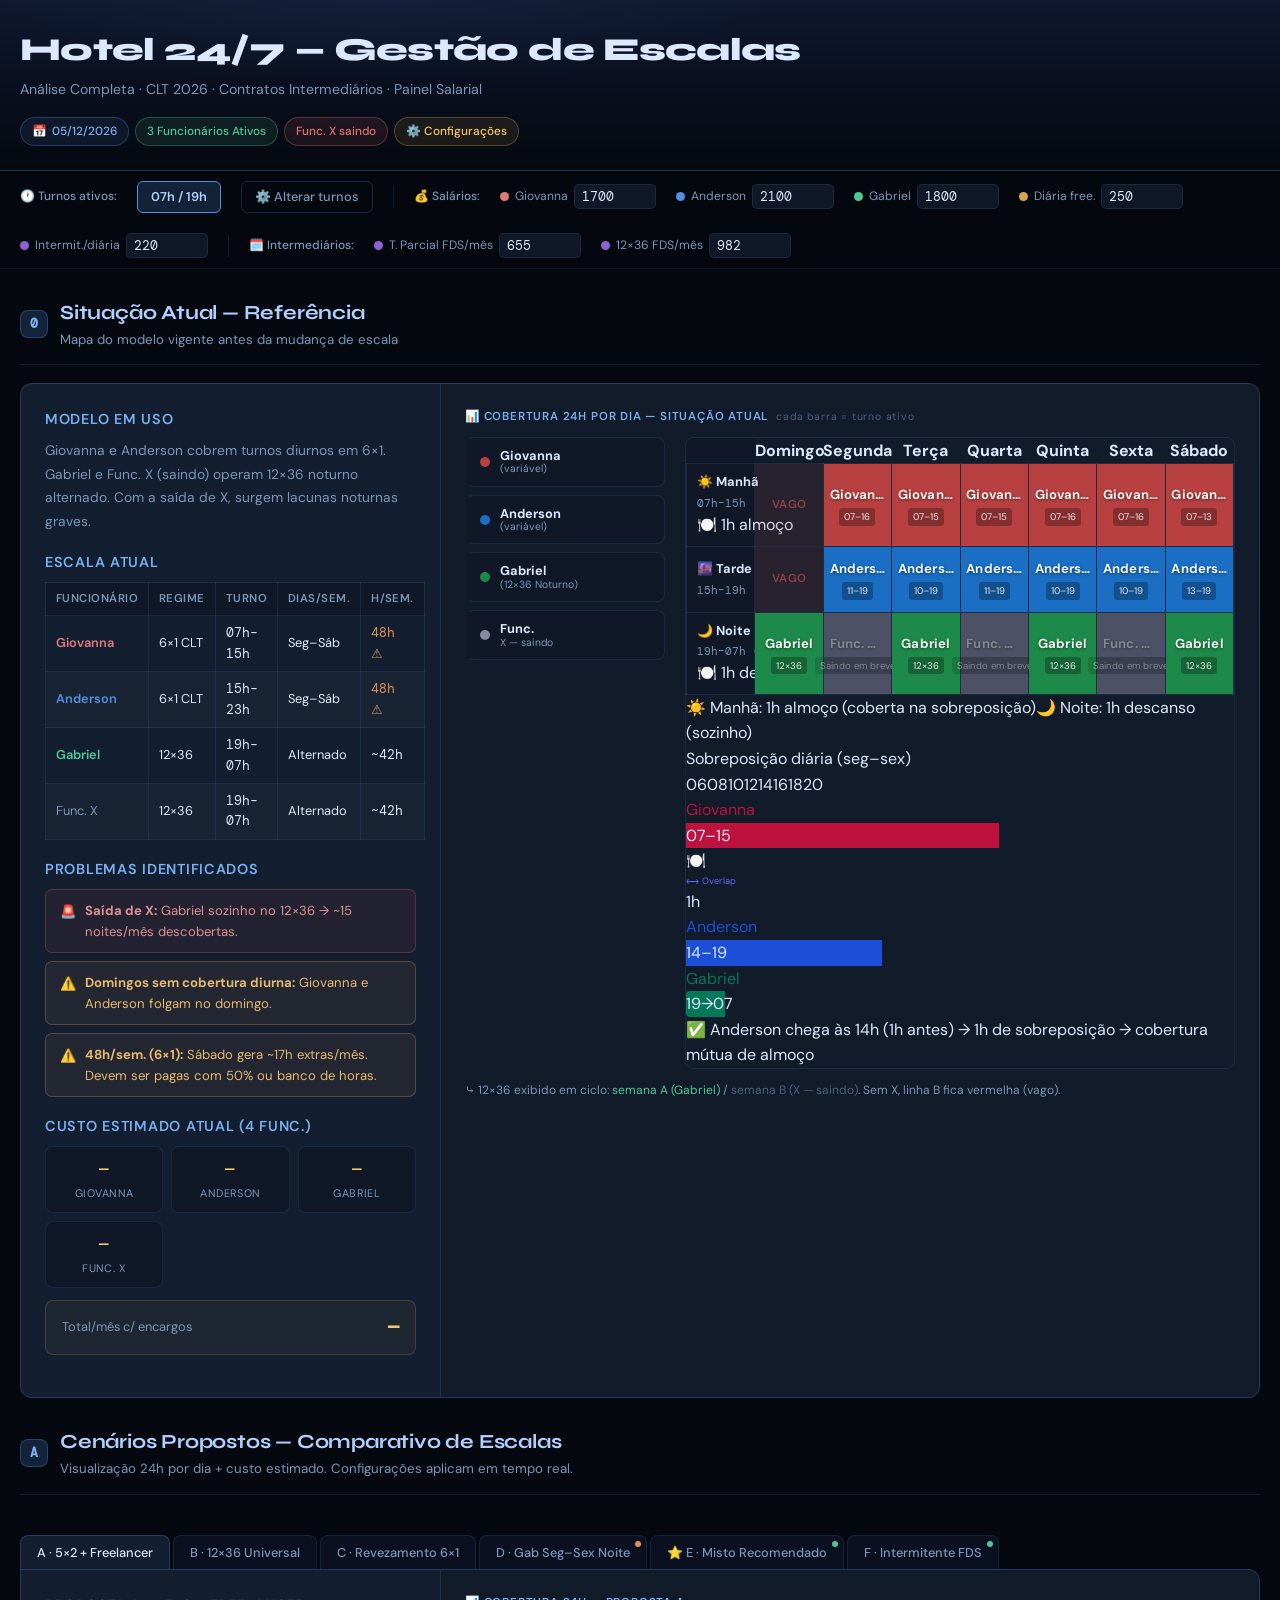
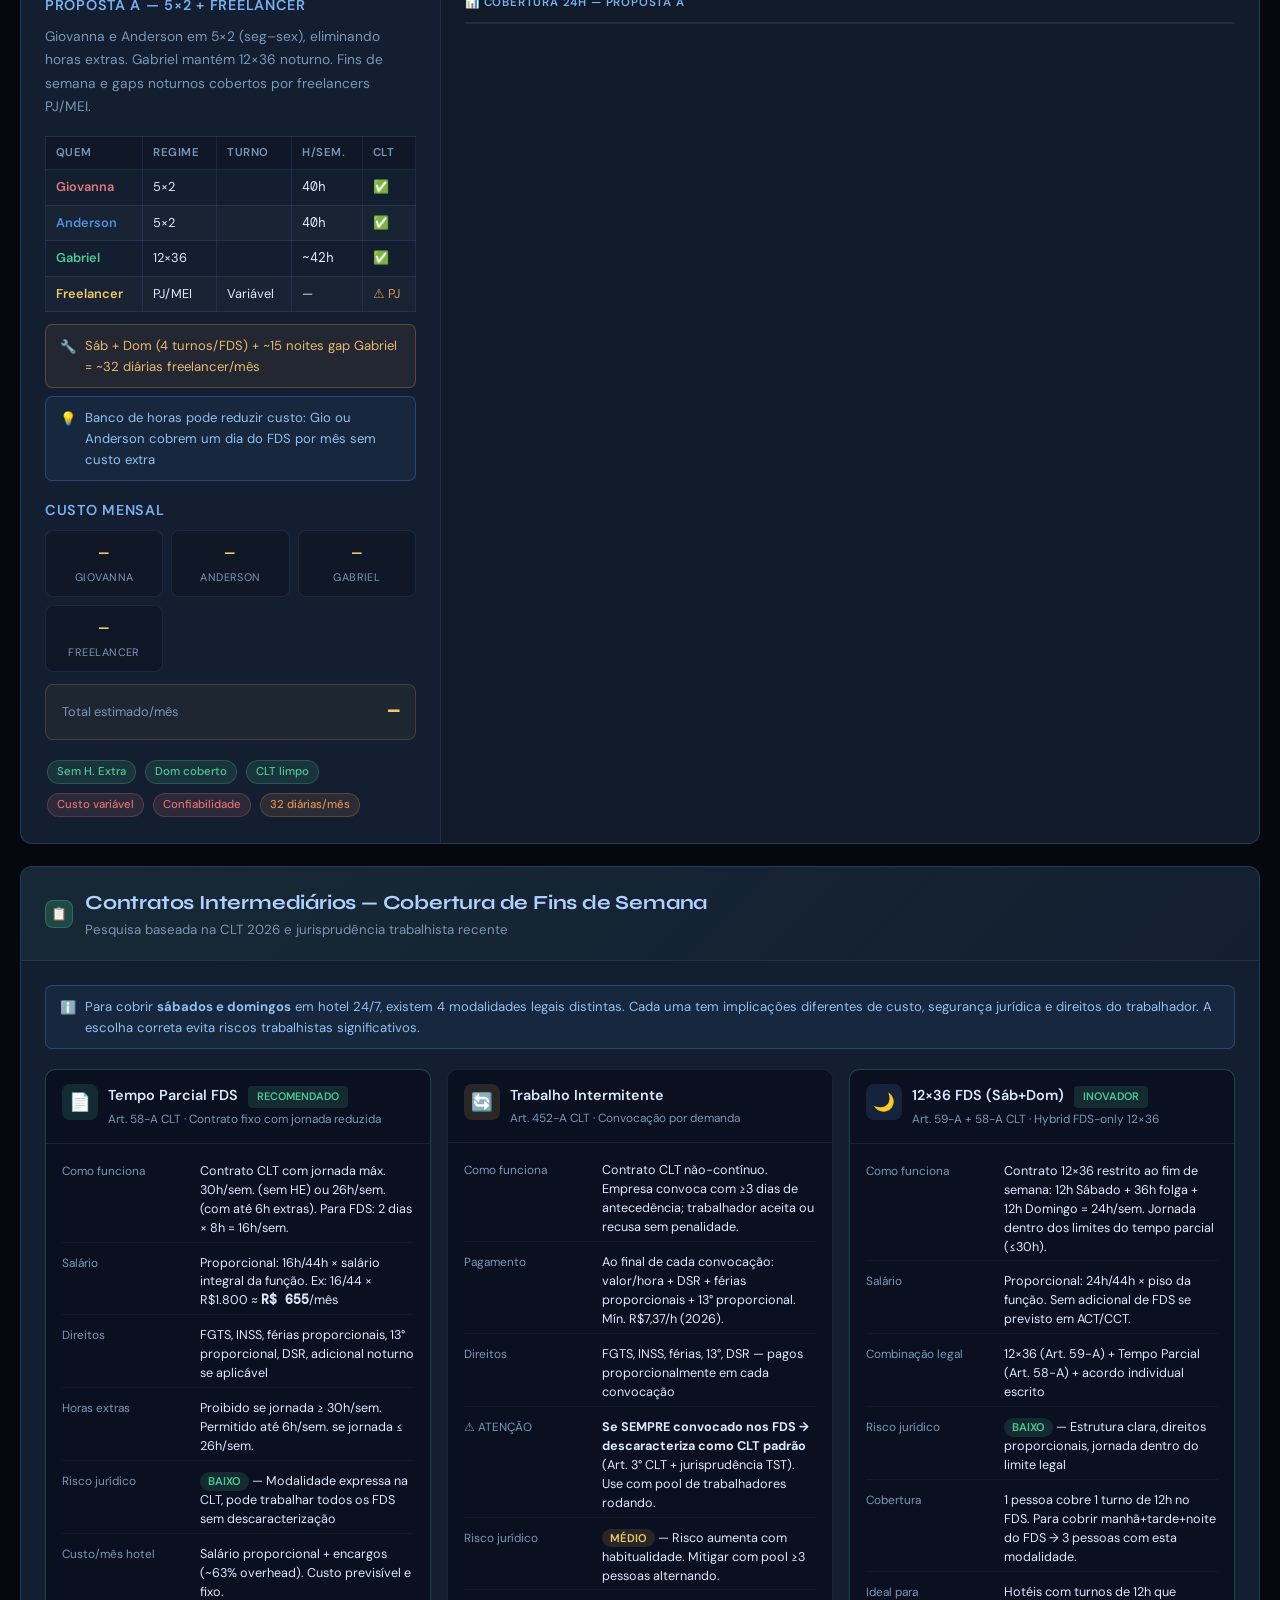
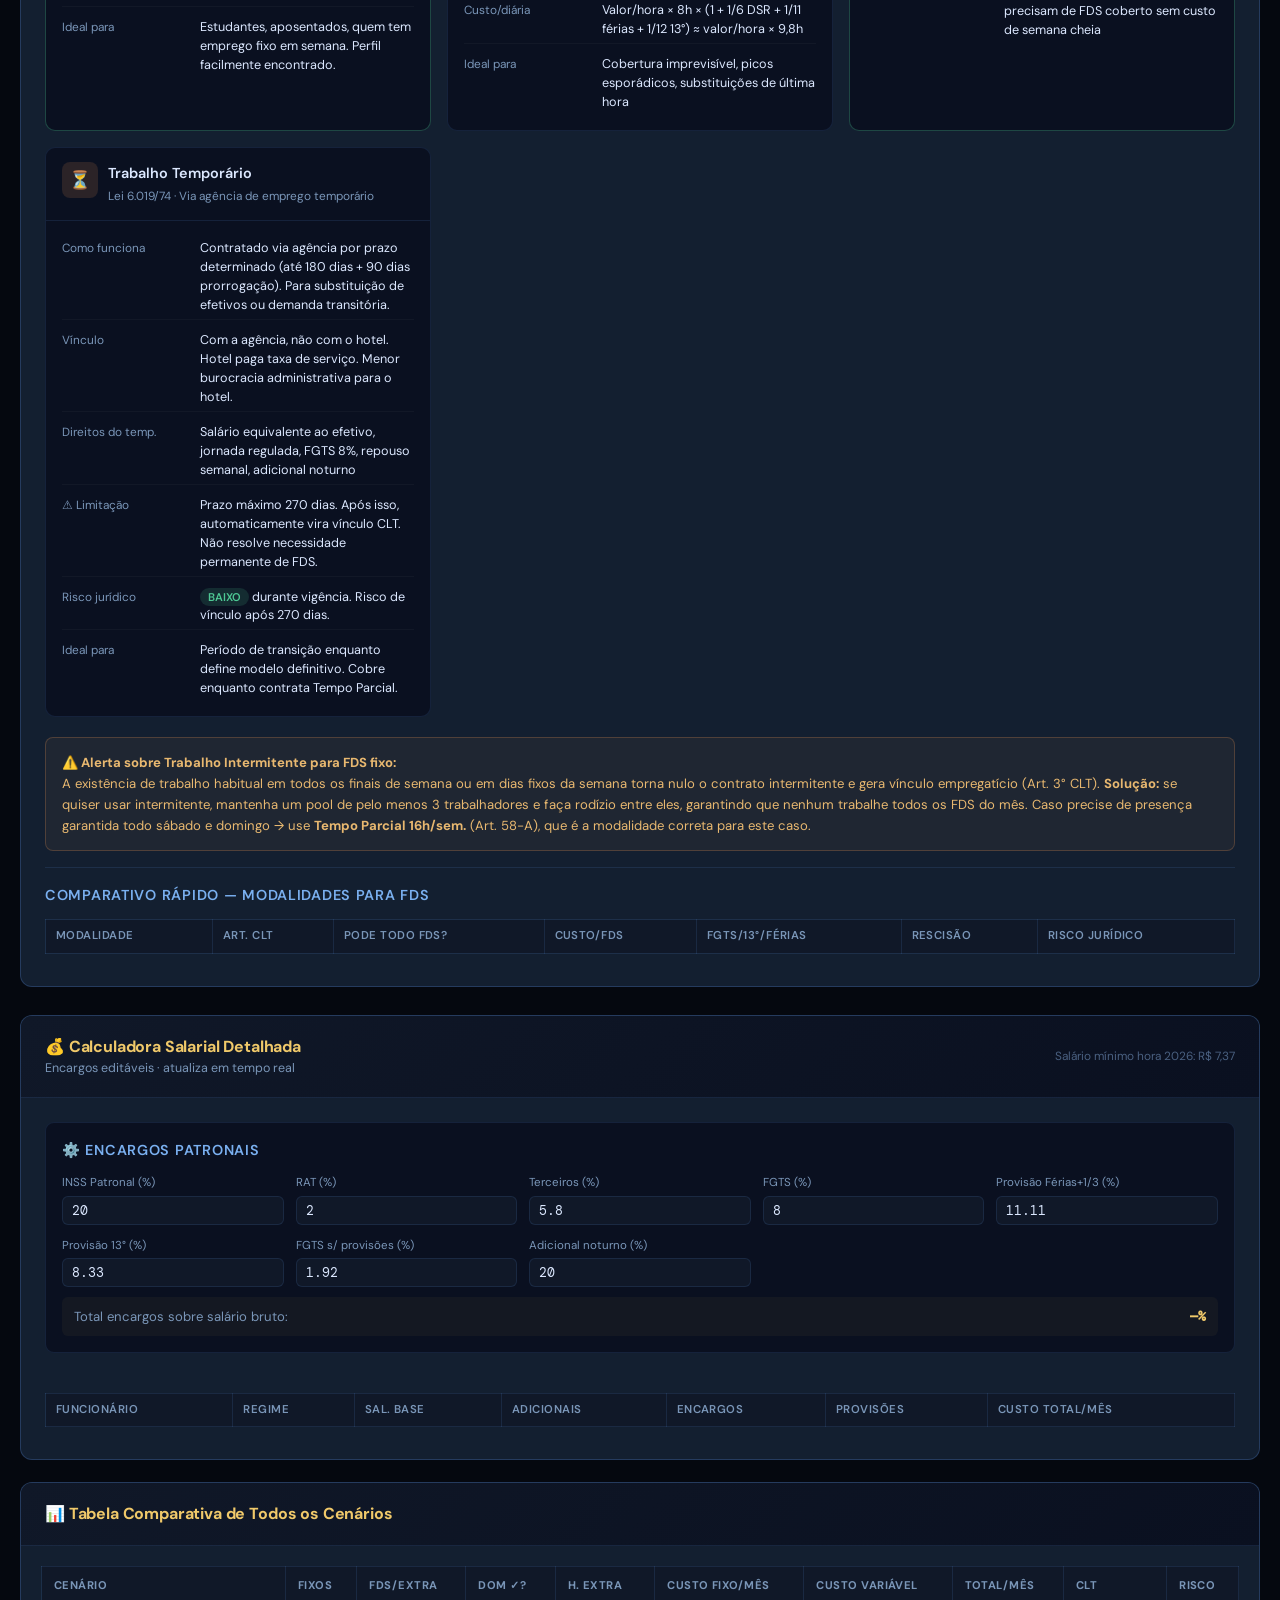
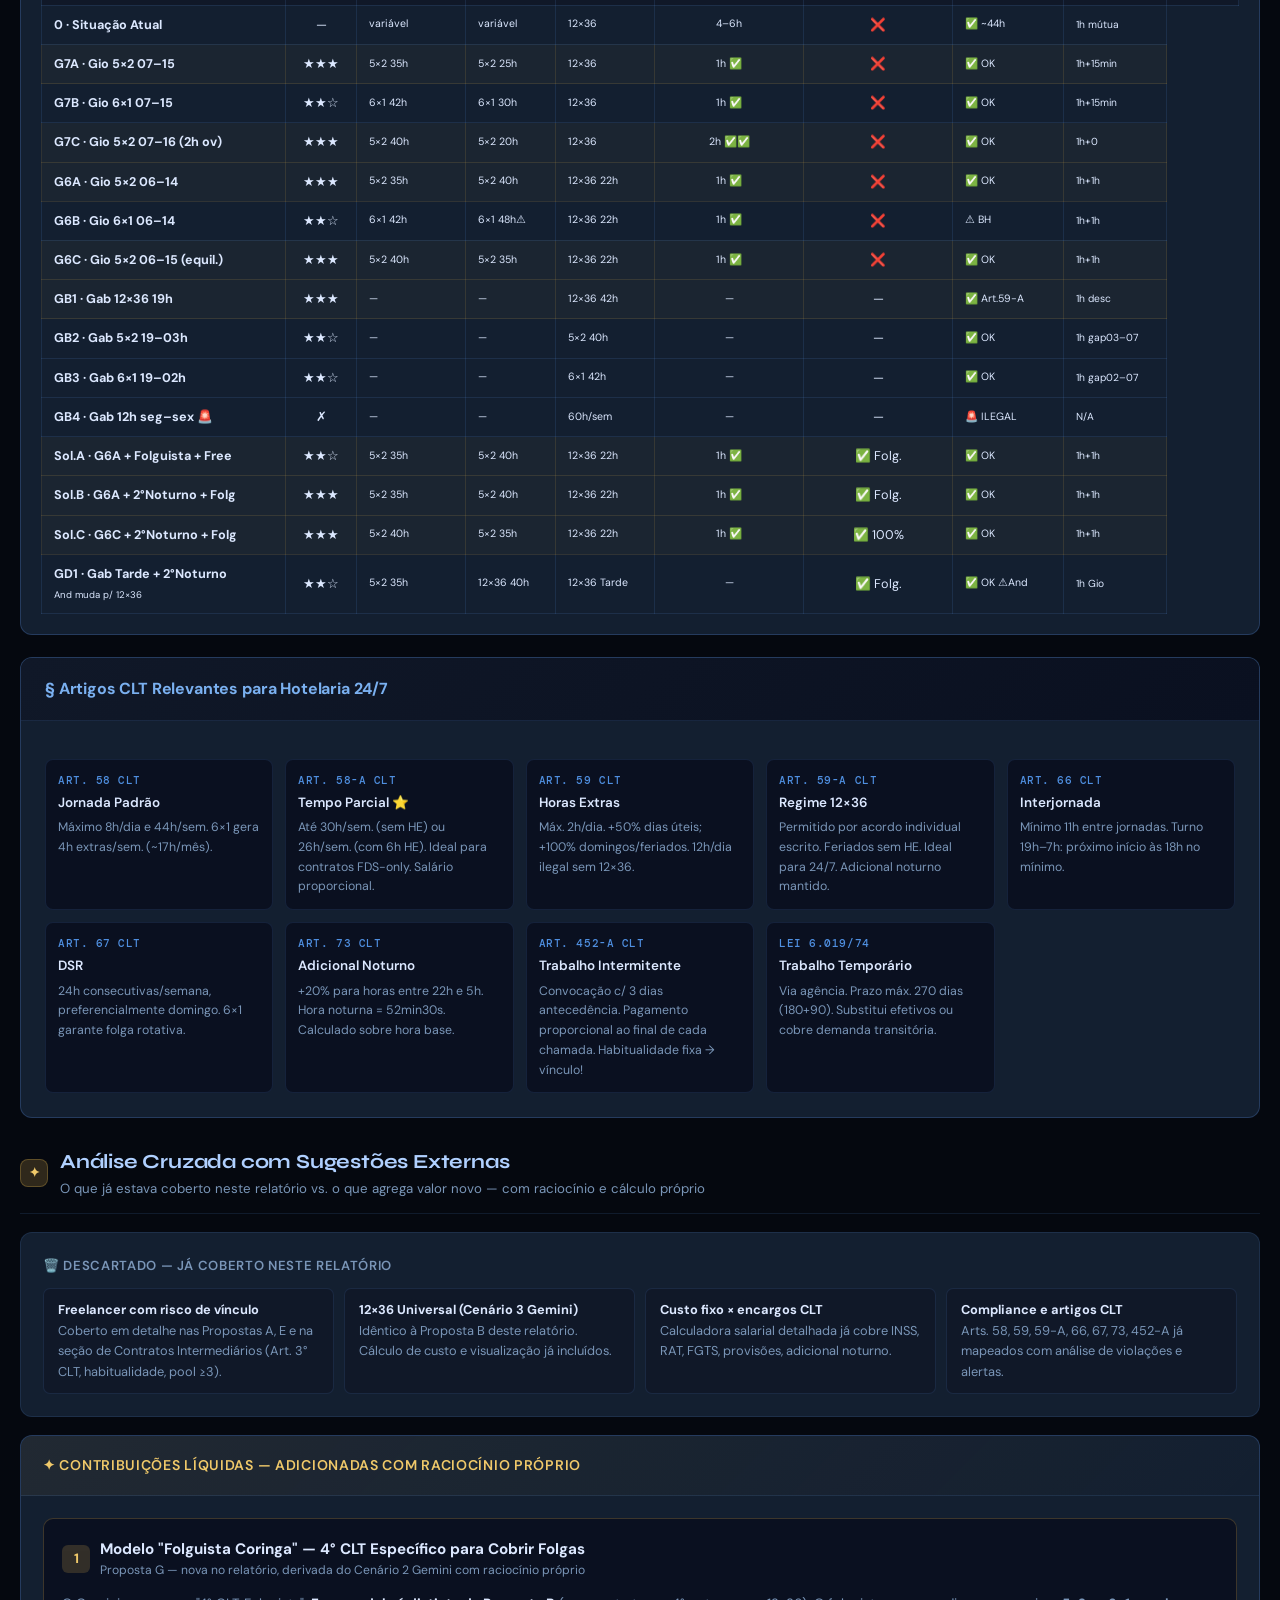
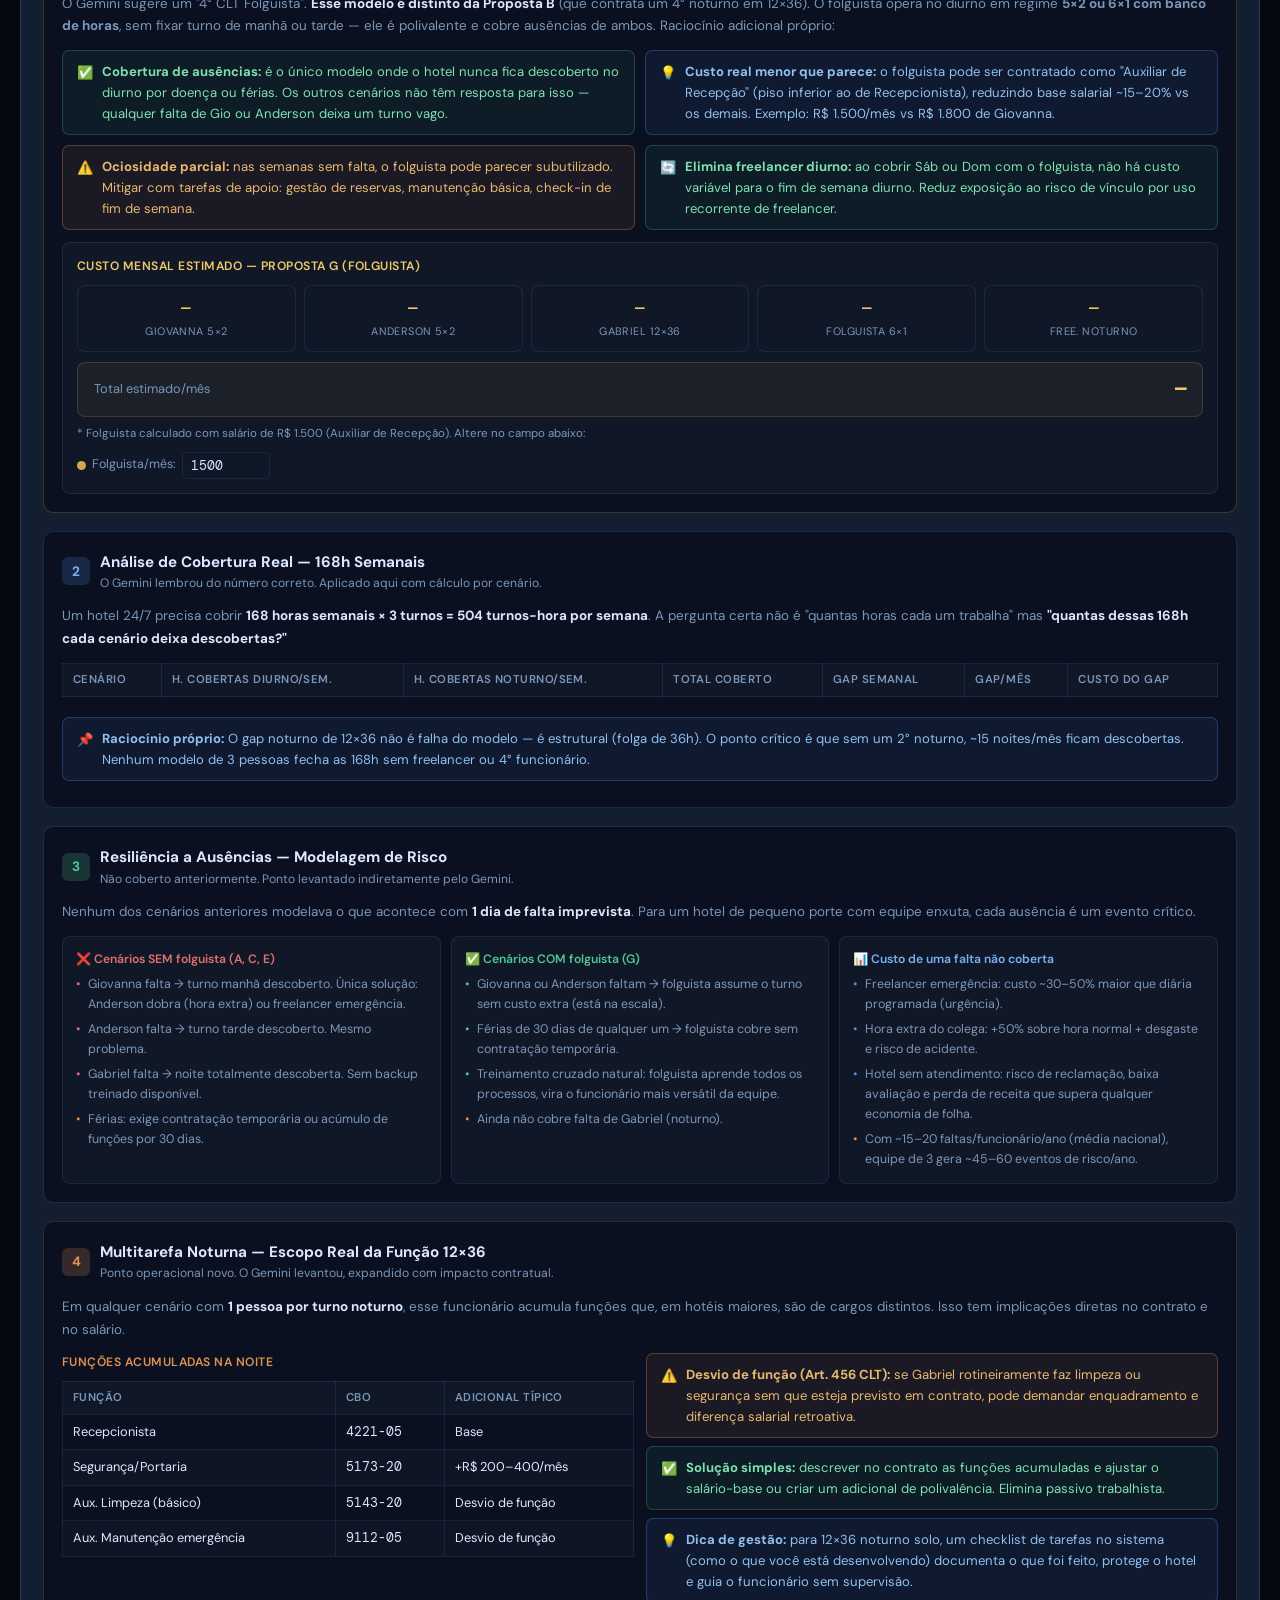
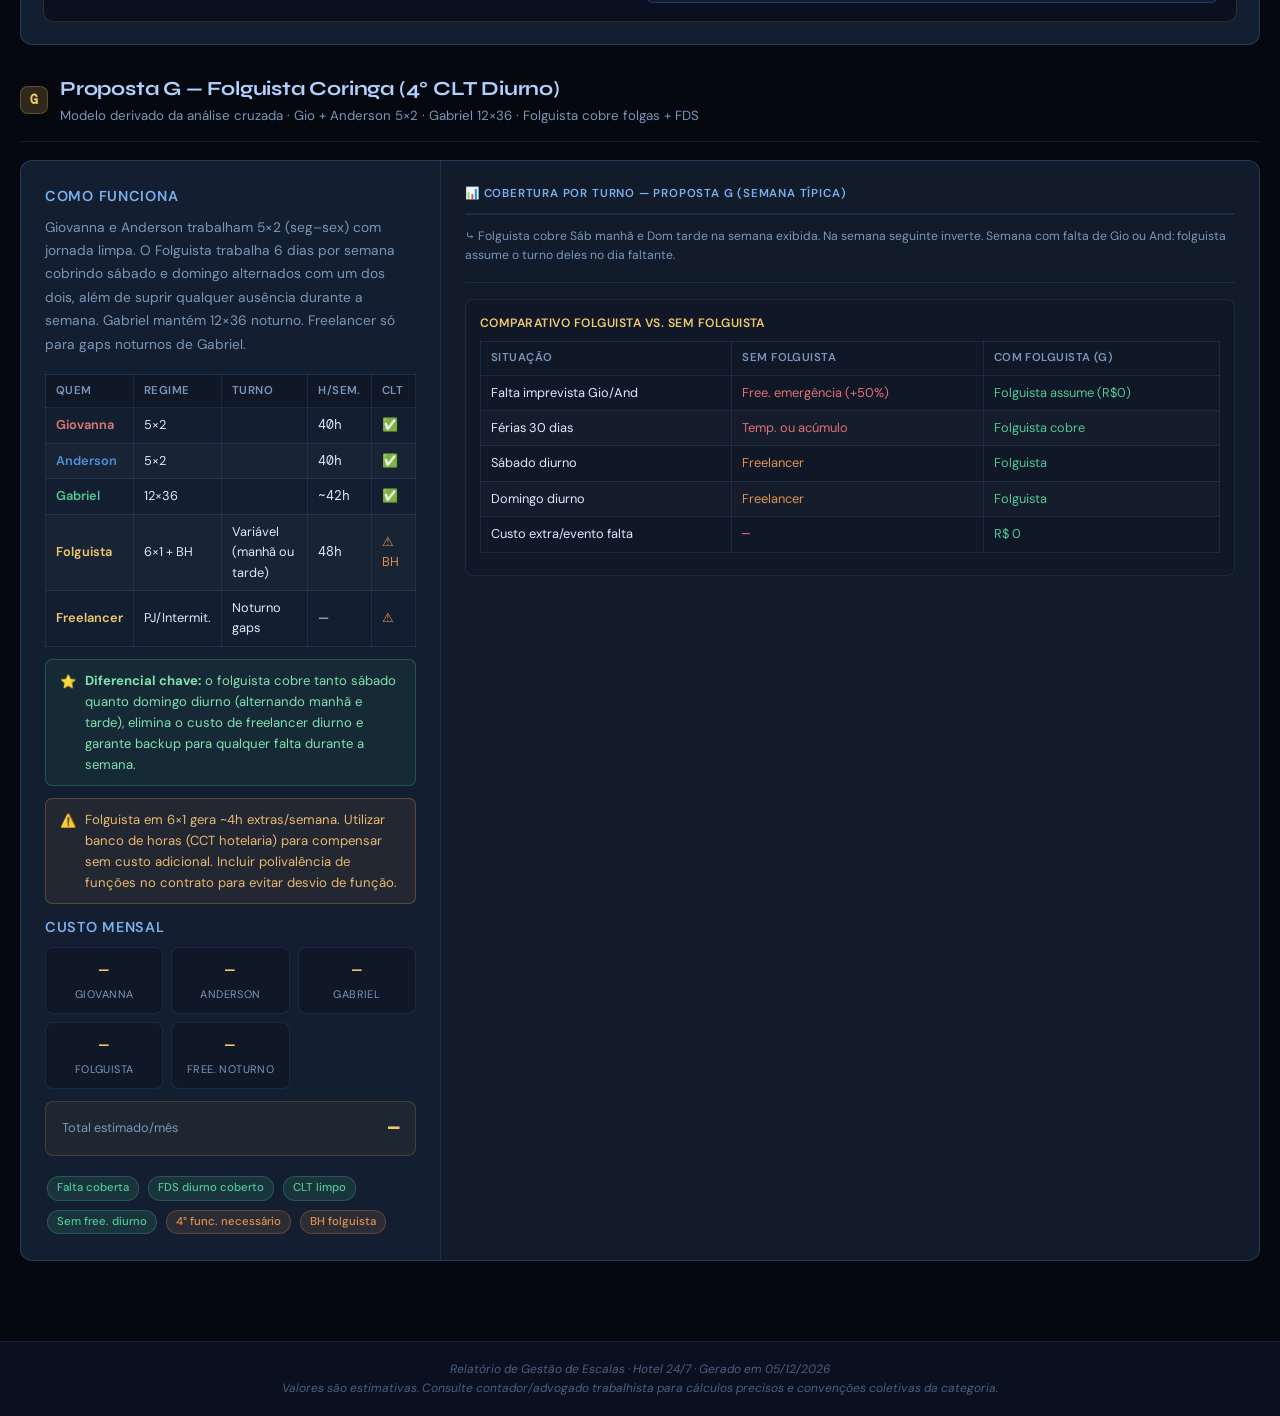
<file: index.bak.html>
<!DOCTYPE html>
<html lang="pt-BR">
<head>
<meta charset="UTF-8">
<meta name="viewport" content="width=device-width, initial-scale=1.0">
<title>Gestão de Escalas — Hotel 24/7</title>
<link href="https://fonts.googleapis.com/css2?family=Syne:wght@400;600;700;800&family=DM+Sans:wght@300;400;500;600&family=DM+Mono:wght@400;500&display=swap" rel="stylesheet">
<style>
*{margin:0;padding:0;box-sizing:border-box}
:root{
  --bg:#05080f;--bg2:#0a1020;--bg3:#101828;--card:#131f30;
  --border:rgba(99,160,255,.12);--border2:rgba(99,160,255,.22);
  --blue:#4f8fe0;--blue2:#7ab0f0;--blue3:#b0d0ff;
  --gold:#d4a84b;--gold2:#f0c96a;
  --text:#dce8ff;--muted:#4a6080;--muted2:#7a96b8;
  --gio:#e07a7a;--and:#5090e0;--gab:#4ec894;--free:#d4a84b;--new:#9060d0;
  --gio-bg:rgba(224,122,122,.16);--and-bg:rgba(80,144,224,.16);
  --gab-bg:rgba(78,200,148,.16);--free-bg:rgba(212,168,75,.16);--new-bg:rgba(144,96,208,.16);
  --uncov:rgba(200,80,80,.12);
  --green:#4ec894;--red:#e07070;--orange:#e09050;
  --warn-bg:rgba(224,144,80,.08);--warn-border:rgba(224,144,80,.3);
  --crit-bg:rgba(224,80,80,.08);--crit-border:rgba(224,80,80,.3);
  --info-bg:rgba(79,143,224,.08);--info-border:rgba(79,143,224,.3);
}
body{font-family:'DM Sans',sans-serif;background:var(--bg);color:var(--text);min-height:100vh;line-height:1.6}

/* === TYPO === */
h1,h2{font-family:'Syne',sans-serif}
h1{font-size:2rem;font-weight:800;letter-spacing:-.02em}
h2{font-size:1.25rem;font-weight:700;letter-spacing:-.01em;color:var(--blue3)}
h3{font-size:.9rem;font-weight:600;letter-spacing:.05em;text-transform:uppercase;color:var(--blue2)}
.mono{font-family:'DM Mono',monospace}

/* === LAYOUT === */
.page{max-width:1560px;margin:0 auto;padding:0 20px 80px}

/* === HEADER === */
.header{
  background:linear-gradient(180deg,rgba(15,25,50,.9) 0%,transparent 100%);
  border-bottom:1px solid var(--border2);
  padding:24px 20px;position:relative;overflow:hidden;
}
.header::after{
  content:'';position:absolute;top:0;left:0;right:0;bottom:0;
  background:radial-gradient(ellipse 600px 120px at 30% 0%,rgba(79,143,224,.07) 0%,transparent 70%);
  pointer-events:none;
}
.header-inner{max-width:1560px;margin:0 auto;display:flex;align-items:center;justify-content:space-between;gap:16px;flex-wrap:wrap;position:relative;z-index:1}
.subtitle{color:var(--muted2);font-size:.88rem;margin-top:3px}
.badges{display:flex;gap:6px;flex-wrap:wrap}
.badge{display:inline-flex;align-items:center;gap:5px;padding:4px 11px;border-radius:20px;font-size:.74rem;font-weight:500;border:1px solid}
.badge-blue{background:rgba(79,143,224,.1);border-color:rgba(79,143,224,.3);color:var(--blue2)}
.badge-green{background:rgba(78,200,148,.1);border-color:rgba(78,200,148,.3);color:var(--green)}
.badge-red{background:rgba(224,112,112,.1);border-color:rgba(224,112,112,.3);color:var(--red)}
.badge-gold{background:rgba(212,168,75,.1);border-color:rgba(212,168,75,.3);color:var(--gold2)}

/* === STICKY CONFIG === */
.config-bar{
  position:sticky;top:0;z-index:200;
  background:rgba(5,8,15,.92);backdrop-filter:blur(12px);
  border-bottom:1px solid var(--border);padding:10px 20px;
}
.config-inner{max-width:1560px;margin:0 auto;display:flex;align-items:center;gap:20px;flex-wrap:wrap}
.cfg-lbl{font-size:.75rem;color:var(--muted2);font-weight:500;white-space:nowrap}
.cfg-btn{
  padding:5px 13px;border-radius:6px;border:1px solid var(--border2);
  background:transparent;color:var(--muted2);font-size:.8rem;cursor:pointer;
  transition:all .18s;font-family:'DM Sans',sans-serif;font-weight:500;
}
.cfg-btn.active{background:rgba(79,143,224,.2);border-color:var(--blue);color:var(--blue3);font-weight:600}
.cfg-btn:hover:not(.active){border-color:var(--blue2);color:var(--blue2)}
.cfg-sep{width:1px;height:22px;background:var(--border);flex-shrink:0}
.sal-group{display:flex;align-items:center;gap:6px}
.dot{width:9px;height:9px;border-radius:50%;flex-shrink:0}
.sal-group label{font-size:.76rem;color:var(--muted2)}
.sal-group input{
  width:82px;padding:3px 7px;border-radius:5px;
  background:var(--bg3);border:1px solid var(--border);color:var(--text);
  font-size:.8rem;font-family:'DM Mono',monospace;
}
.sal-group input:focus{outline:none;border-color:var(--blue)}

/* === SECTIONS === */
.section{padding:28px 0 0}
.sec-header{display:flex;align-items:center;gap:12px;margin-bottom:18px;padding-bottom:14px;border-bottom:1px solid var(--border)}
.sec-num{
  width:28px;height:28px;border-radius:8px;
  display:flex;align-items:center;justify-content:center;
  font-weight:700;font-size:.8rem;flex-shrink:0;font-family:'DM Mono',monospace;
}
.sec-num-blue{background:rgba(79,143,224,.2);color:var(--blue2);border:1px solid rgba(79,143,224,.3)}
.sec-num-gold{background:rgba(212,168,75,.2);color:var(--gold2);border:1px solid rgba(212,168,75,.3)}
.sec-num-green{background:rgba(78,200,148,.2);color:var(--green);border:1px solid rgba(78,200,148,.3)}
.sec-num-red{background:rgba(224,112,112,.2);color:var(--red);border:1px solid rgba(224,112,112,.3)}

/* === SCENARIO TABS === */
.tab-row{display:flex;gap:3px;flex-wrap:wrap;padding-top:22px}
.tab-btn{
  padding:8px 16px;border-radius:8px 8px 0 0;
  border:1px solid var(--border);border-bottom:none;
  background:var(--bg2);color:var(--muted2);cursor:pointer;
  font-size:.8rem;font-weight:500;transition:all .15s;
  font-family:'DM Sans',sans-serif;position:relative;
}
.tab-btn.active{background:var(--card);color:var(--text);border-color:var(--border2)}
.tab-btn:hover:not(.active){color:var(--blue2)}
.warn-pip{position:absolute;top:5px;right:5px;width:6px;height:6px;border-radius:50%;background:var(--orange)}
.best-pip{position:absolute;top:5px;right:5px;width:6px;height:6px;border-radius:50%;background:var(--green)}

/* === PANEL === */
.panel{background:var(--card);border:1px solid var(--border2);border-radius:0 12px 12px 12px;display:none}
.panel.active{display:block}

/* === TWO COL === */
.two-col{display:grid;grid-template-columns:420px 1fr;min-height:480px}
@media(max-width:1024px){.two-col{grid-template-columns:1fr}}
.col-l{padding:24px;border-right:1px solid var(--border)}
.col-r{padding:24px;background:rgba(0,0,0,.12)}

/* === GANTT LAYOUT (Tabela no meio, Cards à esquerda) === */
.gantt-container {
  display: flex;
  gap: 20px;
  align-items: flex-start;
}
@media(max-width:1200px) { .gantt-container { flex-direction: column; } }

/* === LEGEND AS CARDS === */
.gantt-legend {
  display: flex;
  flex-direction: column; /* Alinhamento Vertical */
  min-width: 200px;
  flex-shrink: 0;
}
.leg-card {
  background: var(--bg3); border: 1px solid var(--border); border-radius: 8px;
  padding: 10px 12px; display: flex; align-items: center; gap: 10px;
  margin-bottom: 8px; width: 100%; border-left: 3px solid transparent;
}
.leg-dot { width: 10px; height: 10px; border-radius: 50%; flex-shrink: 0; }
.leg-info { display: flex; flex-direction: column; line-height: 1.2; }
.leg-info strong { font-size: 0.8rem; color: var(--text); }
.leg-info span { font-size: 0.65rem; color: var(--muted2); }

/* === GRADE DE TURNOS (Y=turno, X=dias dom→sáb) === */
.gantt-title{font-size:.72rem;font-weight:600;text-transform:uppercase;letter-spacing:.07em;color:var(--blue2);margin-bottom:10px;display:flex;align-items:center;gap:8px}
.leg{display:flex;align-items:center;gap:5px;font-size:.73rem;color:var(--muted2)}
.leg-box{width:11px;height:11px;border-radius:3px;flex-shrink:0}
.sched-wrap{border-radius:8px;overflow:hidden;border:1px solid var(--border)}
.sched{width:100%;border-collapse:collapse;table-layout:fixed}
.sched .day-h{padding:9px 4px;text-align:center;font-weight:700;font-size:.8rem;letter-spacing:.04em;text-transform:uppercase;background:var(--bg3);border:1px solid var(--border);color:var(--muted2)}
.sched .day-h.sun{color:var(--orange);background:rgba(224,144,80,.07)}
.sched .shift-lbl{background:var(--bg3);border:1px solid var(--border);padding:8px 10px;white-space:nowrap;vertical-align:middle;width:86px;min-width:86px}
.shift-lbl .sl-name{font-size:.8rem;font-weight:700;color:var(--text);display:block}
.shift-lbl .sl-hours{font-size:.67rem;color:var(--muted2);font-family:'DM Mono',monospace;display:block;margin-top:2px}
.sched .sc{border:1px solid var(--border);padding:0;height:66px;vertical-align:middle;text-align:center;position:relative;cursor:pointer;transition:all .15s}
.sched .sc.sc-tall{height:136px}
.sched .sc:hover{filter:brightness(1.12);z-index:2; outline: 2px solid var(--blue); }
.sched .sc.sc-empty{background:var(--uncov)}
.sched .sc.sc-warn{box-shadow:inset 0 0 0 2px rgba(224,80,80,.75)}
.sc-inner{display:flex;flex-direction:column;align-items:center;justify-content:center;height:100%;padding:5px 4px;gap:2px}
.sc-name{font-size:.82rem;font-weight:700;color:rgba(255,255,255,.95);text-shadow:0 1px 3px rgba(0,0,0,.5);letter-spacing:.01em;white-space:nowrap;overflow:hidden;text-overflow:ellipsis;max-width:94%}
.sc-sub{font-size:.65rem;color:rgba(255,255,255,.72);font-family:'DM Mono',monospace}
.sc-badge{font-size:.6rem;padding:1px 5px;border-radius:3px;margin-top:1px;background:rgba(0,0,0,.28);color:rgba(255,255,255,.88);white-space:nowrap}
.sc-badge.warn{background:rgba(200,50,50,.5);color:#ffcece}
.sc-empty-lbl{font-size:.72rem;font-weight:600;color:rgba(200,80,80,.65);text-transform:uppercase;letter-spacing:.04em}

/* === INFO BLOCKS === */
.info-block{margin-bottom:18px}
.info-block h3{margin-bottom:8px}
.desc{color:var(--muted2);font-size:.86rem;line-height:1.7;margin-bottom:10px}

/* === ALERTS === */
.alert{border-radius:7px;padding:10px 14px;font-size:.82rem;display:flex;gap:9px;align-items:flex-start;margin-bottom:8px;line-height:1.6;border:1px solid}
.alert-warn{background:var(--warn-bg);border-color:var(--warn-border);color:#e8b870}
.alert-crit{background:var(--crit-bg);border-color:var(--crit-border);color:#e09090}
.alert-info{background:var(--info-bg);border-color:var(--info-border);color:#90c0f0}
.alert-green{background:rgba(78,200,148,.07);border-color:rgba(78,200,148,.25);color:#80e0b0}
.alert-icon{flex-shrink:0;margin-top:.05rem}

/* === TABLE === */
.tbl{width:100%;border-collapse:collapse;font-size:.8rem;margin-bottom:8px}
.tbl th{
  padding:7px 10px;background:var(--bg3);border:1px solid var(--border);
  color:var(--muted2);font-size:.71rem;font-weight:600;text-transform:uppercase;letter-spacing:.04em;text-align:left;
}
.tbl td{padding:7px 10px;border:1px solid var(--border);vertical-align:middle}
.tbl tr:nth-child(even) td{background:rgba(255,255,255,.02)}
.cell-gio{color:var(--gio);font-weight:600}
.cell-and{color:var(--and);font-weight:600}
.cell-gab{color:var(--gab);font-weight:600}
.cell-free{color:var(--gold2);font-weight:600}
.cell-new{color:var(--new);font-weight:600}

/* === COST CARDS === */
.cost-grid{display:grid;grid-template-columns:repeat(auto-fit,minmax(110px,1fr));gap:8px;margin-bottom:12px}
.cost-card{background:var(--bg3);border:1px solid var(--border);border-radius:8px;padding:10px;text-align:center}
.cost-card .cv{font-family:'DM Mono',monospace;font-size:1rem;font-weight:500;color:var(--gold2)}
.cost-card .cl{font-size:.68rem;color:var(--muted2);text-transform:uppercase;letter-spacing:.04em;margin-top:2px}
.cost-total{
  background:rgba(212,168,75,.06);border:1px solid rgba(212,168,75,.2);
  border-radius:8px;padding:12px 16px;display:flex;justify-content:space-between;align-items:center;gap:10px;flex-wrap:wrap;
}
.cost-total .cv{font-family:'DM Mono',monospace;font-size:1.15rem;font-weight:600;color:var(--gold2)}
.cost-total .cl{font-size:.8rem;color:var(--muted2)}

/* === TAGS === */
.tag{display:inline-block;padding:2px 9px;border-radius:12px;font-size:.71rem;font-weight:500;margin:2px;border:1px solid}
.tag-g{background:rgba(78,200,148,.12);color:var(--green);border-color:rgba(78,200,148,.25)}
.tag-r{background:rgba(224,112,112,.12);color:var(--red);border-color:rgba(224,112,112,.25)}
.tag-o{background:rgba(224,144,80,.12);color:var(--orange);border-color:rgba(224,144,80,.25)}
.tag-b{background:rgba(79,143,224,.12);color:var(--blue2);border-color:rgba(79,143,224,.25)}

/* === SALARY SECTION === */
.salary-section{background:var(--card);border:1px solid var(--border2);border-radius:12px;margin-top:28px;overflow:hidden}
.sal-header{background:linear-gradient(135deg,var(--bg3),var(--bg2));padding:18px 24px;border-bottom:1px solid var(--border);display:flex;justify-content:space-between;align-items:center;flex-wrap:wrap;gap:10px}
.sal-body{padding:24px}
.emp-cards{display:grid;grid-template-columns:repeat(auto-fit,minmax(260px,1fr));gap:16px;margin-bottom:20px}
.emp-card{background:var(--bg2);border:1px solid var(--border);border-radius:9px;overflow:hidden}
.emp-card-head{padding:11px 15px;border-bottom:1px solid var(--border);display:flex;align-items:center;gap:9px}
.emp-card-body{padding:13px 15px}
.calc-row{display:flex;justify-content:space-between;padding:4px 0;font-size:.81rem;border-bottom:1px solid rgba(255,255,255,.03)}
.calc-row:last-child{border:none}
.calc-row .lbl{color:var(--muted2)}
.calc-row .val{font-family:'DM Mono',monospace}
.calc-row.total{border-top:1px solid var(--border);padding-top:7px;margin-top:3px}
.calc-row.total .lbl{color:var(--gold2);font-weight:600}
.calc-row.total .val{color:var(--gold2);font-weight:600;font-size:.9rem}
.calc-row.emp-cost .lbl{color:var(--orange)}
.calc-row.emp-cost .val{color:var(--orange)}

/* === ENCARGOS === */
.encargos-wrap{background:var(--bg2);border:1px solid var(--border);border-radius:9px;padding:16px;margin-bottom:20px}
.encargos-grid{display:grid;grid-template-columns:repeat(auto-fit,minmax(190px,1fr));gap:12px;margin-top:12px}
.enc-field{display:flex;flex-direction:column;gap:3px}
.enc-field label{font-size:.72rem;color:var(--muted2)}
.enc-field input{padding:5px 9px;border-radius:6px;background:var(--bg3);border:1px solid var(--border);color:var(--text);font-family:'DM Mono',monospace;font-size:.82rem}
.enc-field input:focus{outline:none;border-color:var(--blue)}
.enc-total-row{margin-top:10px;padding:9px 12px;background:rgba(212,168,75,.05);border-radius:6px;display:flex;justify-content:space-between;font-size:.82rem}

/* === COMPARISON TABLE === */
.cmp-section{background:var(--card);border:1px solid var(--border2);border-radius:12px;margin-top:22px;overflow:hidden}
.cmp-table{width:100%;border-collapse:collapse;font-size:.79rem}
.cmp-table th{background:var(--bg3);padding:10px 12px;border:1px solid var(--border);color:var(--muted2);font-size:.7rem;text-transform:uppercase;letter-spacing:.04em;text-align:left}
.cmp-table td{padding:9px 12px;border:1px solid var(--border);vertical-align:middle}
.cmp-table tr:hover td{background:rgba(79,143,224,.03)}
.cmp-table .best{color:var(--green);font-weight:600}
.cmp-table .worst{color:var(--red)}
.cmp-table .rec td{background:rgba(212,168,75,.04)!important;border-color:rgba(212,168,75,.15)!important}

/* === CONTRACTS SECTION (NEW) === */
.contracts-section{background:var(--card);border:1px solid var(--border2);border-radius:12px;margin-top:22px;overflow:hidden}
.contracts-header{
  background:linear-gradient(135deg,rgba(78,200,148,.06) 0%,transparent 100%);
  padding:20px 24px;border-bottom:1px solid var(--border);
}
.contracts-body{padding:24px}
.contract-grid{display:grid;grid-template-columns:repeat(auto-fit,minmax(320px,1fr));gap:16px;margin:20px 0}
.contract-card{
  background:var(--bg2);border:1px solid var(--border);border-radius:10px;overflow:hidden;
  transition:border-color .2s;
}
.contract-card:hover{border-color:var(--border2)}
.contract-card.recommended{border-color:rgba(78,200,148,.3)}
.contract-card .cc-head{
  padding:14px 16px;border-bottom:1px solid var(--border);
  display:flex;align-items:flex-start;gap:10px;
}
.contract-card .cc-icon{
  width:36px;height:36px;border-radius:8px;flex-shrink:0;
  display:flex;align-items:center;justify-content:center;font-size:1.1rem;
}
.contract-card .cc-title{font-weight:600;font-size:.9rem;margin-bottom:2px}
.contract-card .cc-subtitle{font-size:.74rem;color:var(--muted2)}
.contract-card .cc-body{padding:14px 16px}
.cc-rows{display:flex;flex-direction:column;gap:7px}
.cc-row{display:grid;grid-template-columns:130px 1fr;gap:8px;font-size:.79rem;align-items:start;padding:4px 0;border-bottom:1px solid rgba(255,255,255,.03)}
.cc-row:last-child{border:none}
.cc-row .r-lbl{color:var(--muted2);font-size:.74rem}
.cc-row .r-val{color:var(--text);line-height:1.5}
.risk-pill{
  display:inline-block;padding:1px 8px;border-radius:10px;font-size:.7rem;font-weight:600;
}
.risk-low{background:rgba(78,200,148,.15);color:var(--green)}
.risk-med{background:rgba(212,168,75,.15);color:var(--gold2)}
.risk-high{background:rgba(224,112,112,.15);color:var(--red)}
.rec-badge{display:inline-block;padding:2px 9px;border-radius:4px;font-size:.68rem;font-weight:600;background:rgba(78,200,148,.15);color:var(--green);margin-left:6px}

/* Intermitente risk callout */
.intm-risk{
  background:rgba(224,144,80,.06);border:1px solid rgba(224,144,80,.25);
  border-radius:8px;padding:14px 16px;margin-top:16px;font-size:.82rem;color:#e8b870;line-height:1.6;
}

/* === CLT CARDS === */
.clt-grid{display:grid;grid-template-columns:repeat(auto-fit,minmax(220px,1fr));gap:12px;margin-top:14px}
.clt-card{background:var(--bg2);border:1px solid var(--border);border-radius:8px;padding:12px}
.clt-art{font-size:.67rem;color:var(--blue);font-family:'DM Mono',monospace;font-weight:500;text-transform:uppercase;letter-spacing:.05em;margin-bottom:3px}
.clt-card h4{font-size:.84rem;font-weight:600;margin-bottom:5px}
.clt-card p{font-size:.77rem;color:var(--muted2);line-height:1.6}

/* === FOOTER === */
.footer{border-top:1px solid var(--border);padding:18px 20px;text-align:center;color:var(--muted);font-size:.75rem;background:var(--bg2);font-style:italic}

/* === UTIL === */
.divider{height:1px;background:var(--border);margin:16px 0}
.flex{display:flex}.gap8{gap:8px}.gap12{gap:12px}
.mt8{margin-top:8px}.mt12{margin-top:12px}.mt16{margin-top:16px}
.mb8{margin-bottom:8px}.mb12{margin-bottom:12px}
.w100{width:100%}.text-muted{color:var(--muted2)}.text-green{color:var(--green)}.text-red{color:var(--red)}.text-orange{color:var(--orange)}.text-gold{color:var(--gold2)}.text-blue{color:var(--blue2)}
.bold{font-weight:600}.center{text-align:center}
::-webkit-scrollbar{width:5px;height:5px}
::-webkit-scrollbar-track{background:var(--bg)}
::-webkit-scrollbar-thumb{background:rgba(79,143,224,.25);border-radius:3px}
@media print{.config-bar{display:none}.panel{display:block!important}}
</style>
</head>
<body>

<!-- HEADER -->
<div class="header">
  <div class="header-inner">
    <div>
      <h1>Hotel 24/7 — Gestão de Escalas</h1>
      <p class="subtitle">Análise Completa · CLT 2026 · Contratos Intermediários · Painel Salarial</p>
    </div>
    <div class="badges">
      <span class="badge badge-blue">📅 <span id="gen-date"></span></span>
      <span class="badge badge-green">3 Funcionários Ativos</span>
      <span class="badge badge-red">Func. X saindo</span>
      <a href="config.html" class="badge badge-gold" style="text-decoration:none;cursor:pointer">⚙️ Configurações</a>
    </div>
  </div>
</div>

<!-- CONFIG BAR -->
<div class="config-bar">
  <div class="config-inner">
    <span class="cfg-lbl">🕐 Turnos ativos:</span>
    <span class="cfg-btn active" style="cursor:default" id="active-shift-label">07h / 19h</span>
    <a href="config.html" class="cfg-btn" style="text-decoration:none">⚙️ Alterar turnos</a>
    <div class="cfg-sep"></div>
    <span class="cfg-lbl">💰 Salários:</span>
    <div class="sal-group"><div class="dot" style="background:var(--gio)"></div><label>Giovanna</label><input type="number" id="s-gio" value="1700" step="50" onchange="recalcAll()"></div>
    <div class="sal-group"><div class="dot" style="background:var(--and)"></div><label>Anderson</label><input type="number" id="s-and" value="2100" step="50" onchange="recalcAll()"></div>
    <div class="sal-group"><div class="dot" style="background:var(--gab)"></div><label>Gabriel</label><input type="number" id="s-gab" value="1800" step="50" onchange="recalcAll()"></div>
    <div class="sal-group"><div class="dot" style="background:var(--free)"></div><label>Diária free.</label><input type="number" id="s-free" value="250" step="10" onchange="recalcAll()"></div>
    <div class="sal-group"><div class="dot" style="background:var(--new)"></div><label>Intermit./diária</label><input type="number" id="s-int" value="220" step="10" onchange="recalcAll()"></div>
    <div class="cfg-sep"></div>
    <span class="cfg-lbl">🗓️ Intermediários:</span>
    <div class="sal-group"><div class="dot" style="background:var(--new)"></div><label>T. Parcial FDS/mês</label><input type="number" id="s-fds" value="655" step="25" onchange="recalcAll()" title="Salário mensal do funcionário tempo parcial FDS (16h/sem). Valor padrão proporcional a R$1.800."></div>
    <div class="sal-group"><div class="dot" style="background:var(--new)"></div><label>12×36 FDS/mês</label><input type="number" id="s-fds2" value="982" step="25" onchange="recalcAll()" title="Salário mensal do funcionário 12×36 FDS (24h/sem). Valor padrão proporcional a R$1.800."></div>
  </div>
</div>

<div class="page">

<!-- ============= SITUAÇÃO ATUAL ============= -->
<div class="section">
  <div class="sec-header">
    <div class="sec-num sec-num-blue">0</div>
    <div><h2>Situação Atual — Referência</h2><p class="text-muted" style="font-size:.83rem">Mapa do modelo vigente antes da mudança de escala</p></div>
  </div>

  <div class="panel active" style="border-radius:12px">
    <div class="two-col">
      <div class="col-l">
        <div class="info-block">
          <h3>Modelo em Uso</h3>
          <p class="desc">Giovanna e Anderson cobrem turnos diurnos em 6×1. Gabriel e Func. X (saindo) operam 12×36 noturno alternado. Com a saída de X, surgem lacunas noturnas graves.</p>
        </div>
        <div class="info-block">
          <h3>Escala Atual</h3>
          <table class="tbl">
            <thead><tr><th>Funcionário</th><th>Regime</th><th>Turno</th><th>Dias/sem.</th><th>H/sem.</th></tr></thead>
            <tbody>
              <tr><td class="cell-gio">Giovanna</td><td>6×1 CLT</td><td class="mono" id="lbl-gio-a">07h–15h</td><td>Seg–Sáb</td><td class="mono text-orange">48h ⚠</td></tr>
              <tr><td class="cell-and">Anderson</td><td>6×1 CLT</td><td class="mono" id="lbl-and-a">15h–23h</td><td>Seg–Sáb</td><td class="mono text-orange">48h ⚠</td></tr>
              <tr><td class="cell-gab">Gabriel</td><td>12×36</td><td class="mono" id="lbl-gab-a">19h–07h</td><td>Alternado</td><td class="mono">~42h</td></tr>
              <tr><td class="text-muted">Func. X</td><td>12×36</td><td class="mono">19h–07h</td><td>Alternado</td><td class="mono">~42h</td></tr>
            </tbody>
          </table>
        </div>
        <div class="info-block">
          <h3>Problemas Identificados</h3>
          <div class="alert alert-crit"><span class="alert-icon">🚨</span><div><strong>Saída de X:</strong> Gabriel sozinho no 12×36 → ~15 noites/mês descobertas.</div></div>
          <div class="alert alert-warn"><span class="alert-icon">⚠️</span><div><strong>Domingos sem cobertura diurna:</strong> Giovanna e Anderson folgam no domingo.</div></div>
          <div class="alert alert-warn"><span class="alert-icon">⚠️</span><div><strong>48h/sem. (6×1):</strong> Sábado gera ~17h extras/mês. Devem ser pagas com 50% ou banco de horas.</div></div>
        </div>
        <div class="info-block">
          <h3>Custo Estimado Atual (4 func.)</h3>
          <div class="cost-grid">
            <div class="cost-card"><div class="cv" id="c0-gio">—</div><div class="cl">Giovanna</div></div>
            <div class="cost-card"><div class="cv" id="c0-and">—</div><div class="cl">Anderson</div></div>
            <div class="cost-card"><div class="cv" id="c0-gab">—</div><div class="cl">Gabriel</div></div>
            <div class="cost-card"><div class="cv" id="c0-x">—</div><div class="cl">Func. X</div></div>
          </div>
          <div class="cost-total"><span class="cl">Total/mês c/ encargos</span><span class="cv" id="c0-tot">—</span></div>
        </div>
      </div>
      <div class="col-r">
        <div class="gantt-title">📊 COBERTURA 24H POR DIA — SITUAÇÃO ATUAL
          <span style="font-size:.65rem;color:var(--muted);font-weight:400;text-transform:none">cada barra = turno ativo</span>
        </div>
        <div class="gantt-container">
          <div class="gantt-legend" id="leg-atual"></div>
          <div class="sched-wrap"><table id="gantt-atual"></table></div>
        </div>
        <div class="mt12" style="font-size:.75rem;color:var(--muted2)">
          ⤷ 12×36 exibido em ciclo: <span style="color:var(--gab)">semana A (Gabriel)</span> / <span style="color:var(--muted)">semana B (X — saindo)</span>. Sem X, linha B fica vermelha (vago).
        </div>
      </div>
    </div>
  </div>
</div>

<!-- ============= SCENARIOS ============= -->
<div class="section">
  <div class="sec-header">
    <div class="sec-num sec-num-blue">A</div>
    <div><h2>Cenários Propostos — Comparativo de Escalas</h2><p class="text-muted" style="font-size:.83rem">Visualização 24h por dia + custo estimado. Configurações aplicam em tempo real.</p></div>
  </div>

  <div class="tab-row">
    <button class="tab-btn active" id="t-s1" onclick="showTab('s1')">A · 5×2 + Freelancer</button>
    <button class="tab-btn" id="t-s2" onclick="showTab('s2')">B · 12×36 Universal</button>
    <button class="tab-btn" id="t-s3" onclick="showTab('s3')">C · Revezamento 6×1</button>
    <button class="tab-btn" id="t-s4" onclick="showTab('s4')">D · Gab Seg–Sex Noite <span class="warn-pip"></span></button>
    <button class="tab-btn" id="t-s5" onclick="showTab('s5')">⭐ E · Misto Recomendado <span class="best-pip"></span></button>
    <button class="tab-btn" id="t-s6" onclick="showTab('s6')">F · Intermitente FDS <span class="best-pip"></span></button>
  </div>

  <!-- PANEL S1 -->
  <div class="panel active" id="panel-s1"><div class="two-col">
    <div class="col-l">
      <div class="info-block"><h3>Proposta A — 5×2 + Freelancer</h3>
        <p class="desc">Giovanna e Anderson em 5×2 (seg–sex), eliminando horas extras. Gabriel mantém 12×36 noturno. Fins de semana e gaps noturnos cobertos por freelancers PJ/MEI.</p>
      </div>
      <table class="tbl mb12">
        <thead><tr><th>Quem</th><th>Regime</th><th>Turno</th><th>H/sem.</th><th>CLT</th></tr></thead>
        <tbody>
          <tr><td class="cell-gio">Giovanna</td><td>5×2</td><td class="mono" id="la-gio-s1"></td><td class="mono">40h</td><td class="text-green">✅</td></tr>
          <tr><td class="cell-and">Anderson</td><td>5×2</td><td class="mono" id="la-and-s1"></td><td class="mono">40h</td><td class="text-green">✅</td></tr>
          <tr><td class="cell-gab">Gabriel</td><td>12×36</td><td class="mono" id="la-gab-s1"></td><td class="mono">~42h</td><td class="text-green">✅</td></tr>
          <tr><td class="cell-free">Freelancer</td><td>PJ/MEI</td><td>Variável</td><td>—</td><td class="text-orange">⚠ PJ</td></tr>
        </tbody>
      </table>
      <div class="info-block">
        <div class="alert alert-warn"><span class="alert-icon">🔧</span><div>Sáb + Dom (4 turnos/FDS) + ~15 noites gap Gabriel = ~32 diárias freelancer/mês</div></div>
        <div class="alert alert-info"><span class="alert-icon">💡</span><div>Banco de horas pode reduzir custo: Gio ou Anderson cobrem um dia do FDS por mês sem custo extra</div></div>
      </div>
      <div class="info-block"><h3>Custo Mensal</h3>
        <div class="cost-grid">
          <div class="cost-card"><div class="cv" id="c1-gio">—</div><div class="cl">Giovanna</div></div>
          <div class="cost-card"><div class="cv" id="c1-and">—</div><div class="cl">Anderson</div></div>
          <div class="cost-card"><div class="cv" id="c1-gab">—</div><div class="cl">Gabriel</div></div>
          <div class="cost-card"><div class="cv" id="c1-free">—</div><div class="cl">Freelancer</div></div>
        </div>
        <div class="cost-total"><span class="cl">Total estimado/mês</span><span class="cv" id="c1-tot">—</span></div>
      </div>
      <div style="display:flex;gap:5px;flex-wrap:wrap">
        <span class="tag tag-g">Sem H. Extra</span><span class="tag tag-g">Dom coberto</span><span class="tag tag-g">CLT limpo</span>
        <span class="tag tag-r">Custo variável</span><span class="tag tag-r">Confiabilidade</span><span class="tag tag-o">32 diárias/mês</span>
      </div>
    </div>
    <div class="col-r">
      <div class="gantt-title">📊 COBERTURA 24H — PROPOSTA A</div>
      <div class="gantt-legend" id="leg-s1"></div>
      <div class="sched-wrap"><table id="gantt-s1"></table></div>
    </div>
  </div></div>

  <!-- PANEL S2 -->
  <div class="panel" id="panel-s2"><div class="two-col">
    <div class="col-l">
      <div class="info-block"><h3>Proposta B — 12×36 Universal (4 funcionários)</h3>
        <p class="desc">Todos em 12×36. Giovanna + Anderson no diurno alternado, Gabriel + novo funcionário no noturno alternado. Cobertura 100%, sem freelancer, sem hora extra. Exige contratar 4° pessoa.</p>
      </div>
      <table class="tbl mb12">
        <thead><tr><th>Quem</th><th>Regime</th><th>Turno</th><th>H/mês</th><th>CLT</th></tr></thead>
        <tbody>
          <tr><td class="cell-gio">Giovanna</td><td>12×36</td><td class="mono" id="la-gio-s2"></td><td class="mono">~180h</td><td class="text-green">✅</td></tr>
          <tr><td class="cell-and">Anderson</td><td>12×36</td><td class="mono" id="la-and-s2"></td><td class="mono">~180h</td><td class="text-green">✅</td></tr>
          <tr><td class="cell-gab">Gabriel</td><td>12×36</td><td class="mono" id="la-gab-s2"></td><td class="mono">~180h</td><td class="text-green">✅</td></tr>
          <tr><td class="cell-new">Novo (noturno)</td><td>12×36</td><td class="mono" id="la-new-s2"></td><td class="mono">~180h</td><td class="text-green">✅</td></tr>
        </tbody>
      </table>
      <div class="alert alert-green"><span class="alert-icon">✅</span><div>Art. 59-A CLT (Reforma 2017): 12×36 por acordo individual escrito. Feriados cobertos sem extra. O modelo mais robusto para 24/7.</div></div>
      <div class="info-block mt12"><h3>Custo Mensal</h3>
        <div class="cost-grid">
          <div class="cost-card"><div class="cv" id="c2-gio">—</div><div class="cl">Giovanna</div></div>
          <div class="cost-card"><div class="cv" id="c2-and">—</div><div class="cl">Anderson</div></div>
          <div class="cost-card"><div class="cv" id="c2-gab">—</div><div class="cl">Gabriel</div></div>
          <div class="cost-card"><div class="cv" id="c2-new">—</div><div class="cl">Novo Noturno</div></div>
        </div>
        <div class="cost-total"><span class="cl">Total estimado/mês</span><span class="cv" id="c2-tot">—</span></div>
      </div>
      <div style="display:flex;gap:5px;flex-wrap:wrap">
        <span class="tag tag-g">100% coberto</span><span class="tag tag-g">Sem freelancer</span><span class="tag tag-g">CLT perfeito</span>
        <span class="tag tag-r">Precisa 4° func.</span><span class="tag tag-r">Maior folha fixa</span><span class="tag tag-o">Adicional noturno</span>
      </div>
    </div>
    <div class="col-r">
      <div class="gantt-title">📊 COBERTURA 24H — PROPOSTA B</div>
      <div class="gantt-legend" id="leg-s2"></div>
      <div class="sched-wrap"><table id="gantt-s2"></table></div>
    </div>
  </div></div>

  <!-- PANEL S3 -->
  <div class="panel" id="panel-s3"><div class="two-col">
    <div class="col-l">
      <div class="info-block"><h3>Proposta C — Revezamento 6×1</h3>
        <p class="desc">Giovanna e Anderson em 6×1 com folgas alternadas: uma semana Gio folga domingo (And cobre), semana seguinte Anderson folga sábado (Gio cobre). Gabriel 12×36. Freelancer só para gaps noturnos.</p>
      </div>
      <table class="tbl mb12">
        <thead><tr><th>Quem</th><th>Regime</th><th>Turno</th><th>H/sem.</th><th>CLT</th></tr></thead>
        <tbody>
          <tr><td class="cell-gio">Giovanna</td><td>6×1 revez.</td><td class="mono" id="la-gio-s3"></td><td class="mono text-orange">48h</td><td class="text-orange">⚠ BH</td></tr>
          <tr><td class="cell-and">Anderson</td><td>6×1 revez.</td><td class="mono" id="la-and-s3"></td><td class="mono text-orange">48h</td><td class="text-orange">⚠ BH</td></tr>
          <tr><td class="cell-gab">Gabriel</td><td>12×36</td><td class="mono" id="la-gab-s3"></td><td class="mono">~42h</td><td class="text-green">✅</td></tr>
          <tr><td class="cell-free">Freelancer</td><td>PJ</td><td>19h–7h</td><td>—</td><td class="text-orange">⚠</td></tr>
        </tbody>
      </table>
      <div class="alert alert-warn"><span class="alert-icon">⚠️</span><div>6×1 gera ~4h extra/sem. Com banco de horas (CCT hotelaria, até 6 meses), não há custo financeiro imediato mas o passivo se acumula.</div></div>
      <div class="info-block mt12"><h3>Custo Mensal</h3>
        <div class="cost-grid">
          <div class="cost-card"><div class="cv" id="c3-gio">—</div><div class="cl">Giovanna</div></div>
          <div class="cost-card"><div class="cv" id="c3-and">—</div><div class="cl">Anderson</div></div>
          <div class="cost-card"><div class="cv" id="c3-gab">—</div><div class="cl">Gabriel</div></div>
          <div class="cost-card"><div class="cv" id="c3-free">—</div><div class="cl">Freelancer</div></div>
        </div>
        <div class="cost-total"><span class="cl">Total estimado/mês</span><span class="cv" id="c3-tot">—</span></div>
      </div>
      <div style="display:flex;gap:5px;flex-wrap:wrap">
        <span class="tag tag-g">Dom coberto</span><span class="tag tag-g">3 fixos</span><span class="tag tag-g">Menor custo</span>
        <span class="tag tag-r">HE não eliminada</span><span class="tag tag-o">Banco de horas</span>
      </div>
    </div>
    <div class="col-r">
      <div class="gantt-title">📊 COBERTURA 24H — PROPOSTA C (semana ímpar)</div>
      <div class="gantt-legend" id="leg-s3"></div>
      <div class="sched-wrap"><table id="gantt-s3"></table></div>
    </div>
  </div></div>

  <!-- PANEL S4 -->
  <div class="panel" id="panel-s4"><div class="two-col">
    <div class="col-l">
      <div class="info-block"><h3>⚠️ Proposta D — Gabriel Seg–Sex Noite (IRREGULAR)</h3>
        <p class="desc">Cenário solicitado: Gabriel trabalhando de segunda a sexta no turno noturno de 12h. <strong>Gera múltiplas violações CLT</strong> detalhadas abaixo.</p>
      </div>
      <div class="alert alert-crit"><span class="alert-icon">🚨</span><div>
        <strong>Violações CLT:</strong><br>
        ① <strong>Art. 59:</strong> 12h/dia excede o máximo de 10h (8h + 2h extra)<br>
        ② <strong>Art. 58+59:</strong> 5×12h = 60h/sem. (máximo legal = ~54h)<br>
        ③ <strong>Art. 67:</strong> Turno sex. termina no <em>sábado</em> às 7h — não é realmente seg–sex<br>
        ④ Risco de ação trabalhista com pagamento retroativo de HE (50–100%)
      </div></div>
      <div class="alert alert-green mt8"><span class="alert-icon">✅</span><div><strong>Alternativa legal:</strong> Gabriel seg–sex com turno de 8h/noite (ex: 22h–6h). 40h/sem. Adicional noturno integral. Sem violação.</div></div>
      <div class="info-block mt12"><h3>Custo Mensal (c/ horas extras irregulares)</h3>
        <div class="cost-grid">
          <div class="cost-card"><div class="cv" id="c4-gio">—</div><div class="cl">Giovanna</div></div>
          <div class="cost-card"><div class="cv" id="c4-and">—</div><div class="cl">Anderson</div></div>
          <div class="cost-card"><div class="cv" id="c4-gab">—</div><div class="cl">Gabriel (c/HE)</div></div>
          <div class="cost-card"><div class="cv" id="c4-free">—</div><div class="cl">Freelancer FDS</div></div>
        </div>
        <div class="cost-total"><span class="cl">Total estimado/mês</span><span class="cv" id="c4-tot">—</span></div>
      </div>
      <div style="display:flex;gap:5px;flex-wrap:wrap">
        <span class="tag tag-r">ILEGAL (12h×5d)</span><span class="tag tag-r">Risco alto</span><span class="tag tag-r">60h/sem.</span>
        <span class="tag tag-o">Custo alto HE</span>
      </div>
    </div>
    <div class="col-r">
      <div class="gantt-title">📊 COBERTURA 24H — PROPOSTA D <span style="color:var(--red)">(MARCAÇÕES CLT EM VERMELHO)</span></div>
      <div class="gantt-legend" id="leg-s4"></div>
      <div class="sched-wrap"><table id="gantt-s4"></table></div>
    </div>
  </div></div>

  <!-- PANEL S5 -->
  <div class="panel" id="panel-s5"><div class="two-col">
    <div class="col-l">
      <div class="info-block"><h3>⭐ Proposta E — Modelo Misto Recomendado</h3>
        <p class="desc">Giovanna 5×2 (sem HE), Anderson 6×1 rotativo (banco de horas), Gabriel 12×36 noturno. Freelancer cobre domingos + gaps noturnos residuais. Equilibrio máximo entre custo, CLT e cobertura com apenas 3 fixos.</p>
      </div>
      <table class="tbl mb12">
        <thead><tr><th>Quem</th><th>Regime</th><th>Turno</th><th>H/sem.</th><th>CLT</th></tr></thead>
        <tbody>
          <tr><td class="cell-gio">Giovanna</td><td>5×2</td><td class="mono" id="la-gio-s5"></td><td class="mono">40h</td><td class="text-green">✅</td></tr>
          <tr><td class="cell-and">Anderson</td><td>6×1 + BH</td><td class="mono" id="la-and-s5"></td><td class="mono">48h</td><td class="text-orange">⚠ BH</td></tr>
          <tr><td class="cell-gab">Gabriel</td><td>12×36</td><td class="mono" id="la-gab-s5"></td><td class="mono">~42h</td><td class="text-green">✅</td></tr>
          <tr><td class="cell-free">Freelancer</td><td>PJ/Intermit.</td><td>Variável</td><td>—</td><td class="text-orange">⚠</td></tr>
        </tbody>
      </table>
      <div class="alert alert-green"><span class="alert-icon">⭐</span><div>Menor custo total com cobertura 7 dias. Giovanna tem o contrato mais limpo. Anderson cobre sábados/gaps com banco de horas. Freelancer residual apenas para domingos e noites.</div></div>
      <div class="info-block mt12"><h3>Custo Mensal</h3>
        <div class="cost-grid">
          <div class="cost-card"><div class="cv" id="c5-gio">—</div><div class="cl">Giovanna</div></div>
          <div class="cost-card"><div class="cv" id="c5-and">—</div><div class="cl">Anderson</div></div>
          <div class="cost-card"><div class="cv" id="c5-gab">—</div><div class="cl">Gabriel</div></div>
          <div class="cost-card"><div class="cv" id="c5-free">—</div><div class="cl">Freelancer</div></div>
        </div>
        <div class="cost-total"><span class="cl">Total estimado/mês</span><span class="cv" id="c5-tot">—</span></div>
      </div>
      <div style="display:flex;gap:5px;flex-wrap:wrap">
        <span class="tag tag-g">3 fixos</span><span class="tag tag-g">Dom coberto</span><span class="tag tag-g">Custo mínimo</span>
        <span class="tag tag-o">And banco horas</span><span class="tag tag-o">Free. residual</span>
      </div>
    </div>
    <div class="col-r">
      <div class="gantt-title">📊 COBERTURA 24H — PROPOSTA E ⭐</div>
      <div class="gantt-legend" id="leg-s5"></div>
      <div class="sched-wrap"><table id="gantt-s5"></table></div>
    </div>
  </div></div>

  <!-- PANEL S6 — Intermediários 12h FDS -->
  <div class="panel" id="panel-s6"><div class="two-col">
    <div class="col-l">
      <div class="info-block"><h3>⭐ Proposta F — Intermediários 12h FDS (Tempo Parcial)</h3>
        <p class="desc">Giovanna e Anderson em 5×2. Dois intermediários CLT em Tempo Parcial (Art.58-A + 59-A): <strong>FDS Diurno</strong> cobre Sábado inteiro (12h), <strong>FDS Noturno</strong> cobre Sábado e Domingo à noite (12h/noite). Gabriel mantém 12×36.</p>
        <div id="s6-clt-analysis" style="margin-top:8px"></div>
      </div>
      <div class="alert alert-info mb12"><span class="alert-icon">ℹ️</span><div>Ambos os contratos exigem <strong>acordo individual escrito + regime 12×36 (Art.59-A)</strong>. Configure os horários de turno em <a href="config.html" style="color:var(--gold2)">⚙️ Configurações</a> — a análise de legalidade atualiza automaticamente.</div></div>
      <table class="tbl mb12">
        <thead><tr><th>Quem</th><th>Regime</th><th>Turno</th><th>H/sem.</th><th>CLT</th></tr></thead>
        <tbody>
          <tr><td class="cell-gio">Giovanna</td><td>5×2</td><td class="mono" id="la-gio-s6"></td><td class="mono">40h</td><td class="text-green">✅</td></tr>
          <tr><td class="cell-and">Anderson</td><td>5×2</td><td class="mono" id="la-and-s6"></td><td class="mono">40h</td><td class="text-green">✅</td></tr>
          <tr><td class="cell-gab">Gabriel</td><td>12×36</td><td class="mono" id="la-gab-s6"></td><td class="mono">~42h</td><td class="text-green">✅</td></tr>
          <tr><td class="cell-new">FDS Diurno</td><td>T.Parc. + 12×36</td><td>Sáb (12h)</td><td class="mono">12h</td><td class="text-green">✅</td></tr>
          <tr><td class="cell-new">FDS Noturno</td><td>T.Parc. + 12×36</td><td>Sáb+Dom noite (12h)</td><td class="mono">24h</td><td class="text-green">✅</td></tr>
          <tr><td class="cell-free">Freelancer</td><td>PJ/Intermit.</td><td>Gaps noturnos Gabriel</td><td>—</td><td class="text-orange">⚠</td></tr>
        </tbody>
      </table>
      <div class="alert alert-green mb8"><span class="alert-icon">✅</span><div>Ambos têm CTPS, FGTS, férias e 13° proporcionais. Salário calculado proporcionalmente: <span id="int-tp-sal">—</span>/mês (ref.). Sem risco de vínculo irregular.</div></div>
      <div class="info-block mt12"><h3>Custo Mensal</h3>
        <div class="cost-grid">
          <div class="cost-card"><div class="cv" id="c6-gio">—</div><div class="cl">Giovanna</div></div>
          <div class="cost-card"><div class="cv" id="c6-and">—</div><div class="cl">Anderson</div></div>
          <div class="cost-card"><div class="cv" id="c6-gab">—</div><div class="cl">Gabriel</div></div>
          <div class="cost-card"><div class="cv" id="c6-fds">—</div><div class="cl">FDS Diurno+Noturno</div></div>
          <div class="cost-card"><div class="cv" id="c6-free">—</div><div class="cl">Free. gaps Gab.</div></div>
        </div>
        <div class="cost-total"><span class="cl">Total estimado/mês</span><span class="cv" id="c6-tot">—</span></div>
      </div>
      <div style="display:flex;gap:5px;flex-wrap:wrap">
        <span class="tag tag-g">CLT 100%</span><span class="tag tag-g">12h/turno legal</span><span class="tag tag-g">FDS coberto</span>
        <span class="tag tag-g">Adic. noturno correto</span><span class="tag tag-o">2 contratações novas</span>
      </div>
    </div>
    <div class="col-r">
      <div class="gantt-title">📊 COBERTURA 24H — PROPOSTA F ⭐</div>
      <div class="gantt-legend" id="leg-s6"></div>
      <div class="sched-wrap"><table id="gantt-s6"></table></div>
    </div>
  </div></div>
</div>

<!-- ============= CONTRACTS INTERMEDIÁRIOS (NOVA SEÇÃO) ============= -->
<div class="contracts-section">
  <div class="contracts-header">
    <div class="sec-header" style="border:none;margin:0;padding:0">
      <div class="sec-num sec-num-green">📋</div>
      <div>
        <h2>Contratos Intermediários — Cobertura de Fins de Semana</h2>
        <p class="text-muted" style="font-size:.83rem">Pesquisa baseada na CLT 2026 e jurisprudência trabalhista recente</p>
      </div>
    </div>
  </div>
  <div class="contracts-body">

    <div class="alert alert-info mb12"><span class="alert-icon">ℹ️</span>
      <div>Para cobrir <strong>sábados e domingos</strong> em hotel 24/7, existem 4 modalidades legais distintas. Cada uma tem implicações diferentes de custo, segurança jurídica e direitos do trabalhador. A escolha correta evita riscos trabalhistas significativos.</div>
    </div>

    <div class="contract-grid">

      <!-- 1. Tempo Parcial -->
      <div class="contract-card recommended">
        <div class="cc-head">
          <div class="cc-icon" style="background:rgba(78,200,148,.15)">📄</div>
          <div>
            <div class="cc-title">Tempo Parcial FDS <span class="rec-badge">RECOMENDADO</span></div>
            <div class="cc-subtitle">Art. 58-A CLT · Contrato fixo com jornada reduzida</div>
          </div>
        </div>
        <div class="cc-body">
          <div class="cc-rows">
            <div class="cc-row"><span class="r-lbl">Como funciona</span><span class="r-val">Contrato CLT com jornada máx. 30h/sem. (sem HE) ou 26h/sem. (com até 6h extras). Para FDS: 2 dias × 8h = 16h/sem.</span></div>
            <div class="cc-row"><span class="r-lbl">Salário</span><span class="r-val">Proporcional: 16h/44h × salário integral da função. Ex: 16/44 × R$1.800 ≈ <strong class="mono" id="int-tp-sal">R$ 655</strong>/mês</span></div>
            <div class="cc-row"><span class="r-lbl">Direitos</span><span class="r-val">FGTS, INSS, férias proporcionais, 13° proporcional, DSR, adicional noturno se aplicável</span></div>
            <div class="cc-row"><span class="r-lbl">Horas extras</span><span class="r-val">Proibido se jornada ≥ 30h/sem. Permitido até 6h/sem. se jornada ≤ 26h/sem.</span></div>
            <div class="cc-row"><span class="r-lbl">Risco jurídico</span><span class="r-val"><span class="risk-pill risk-low">BAIXO</span> — Modalidade expressa na CLT, pode trabalhar todos os FDS sem descaracterização</span></div>
            <div class="cc-row"><span class="r-lbl">Custo/mês hotel</span><span class="r-val">Salário proporcional + encargos (~63% overhead). Custo previsível e fixo.</span></div>
            <div class="cc-row"><span class="r-lbl">Ideal para</span><span class="r-val">Estudantes, aposentados, quem tem emprego fixo em semana. Perfil facilmente encontrado.</span></div>
          </div>
        </div>
      </div>

      <!-- 2. Trabalho Intermitente -->
      <div class="contract-card">
        <div class="cc-head">
          <div class="cc-icon" style="background:rgba(212,168,75,.15)">🔄</div>
          <div>
            <div class="cc-title">Trabalho Intermitente</div>
            <div class="cc-subtitle">Art. 452-A CLT · Convocação por demanda</div>
          </div>
        </div>
        <div class="cc-body">
          <div class="cc-rows">
            <div class="cc-row"><span class="r-lbl">Como funciona</span><span class="r-val">Contrato CLT não-contínuo. Empresa convoca com ≥3 dias de antecedência; trabalhador aceita ou recusa sem penalidade.</span></div>
            <div class="cc-row"><span class="r-lbl">Pagamento</span><span class="r-val">Ao final de cada convocação: valor/hora + DSR + férias proporcionais + 13° proporcional. Mín. R$7,37/h (2026).</span></div>
            <div class="cc-row"><span class="r-lbl">Direitos</span><span class="r-val">FGTS, INSS, férias, 13°, DSR — pagos proporcionalmente em cada convocação</span></div>
            <div class="cc-row"><span class="r-lbl">⚠ ATENÇÃO</span><span class="r-val text-orange"><strong>Se SEMPRE convocado nos FDS → descaracteriza como CLT padrão</strong> (Art. 3° CLT + jurisprudência TST). Use com pool de trabalhadores rodando.</span></div>
            <div class="cc-row"><span class="r-lbl">Risco jurídico</span><span class="r-val"><span class="risk-pill risk-med">MÉDIO</span> — Risco aumenta com habitualidade. Mitigar com pool ≥3 pessoas alternando.</span></div>
            <div class="cc-row"><span class="r-lbl">Custo/diária</span><span class="r-val">Valor/hora × 8h × (1 + 1/6 DSR + 1/11 férias + 1/12 13°) ≈ valor/hora × 9,8h</span></div>
            <div class="cc-row"><span class="r-lbl">Ideal para</span><span class="r-val">Cobertura imprevisível, picos esporádicos, substituições de última hora</span></div>
          </div>
        </div>
      </div>

      <!-- 3. Tempo Parcial 12x36 FDS -->
      <div class="contract-card recommended">
        <div class="cc-head">
          <div class="cc-icon" style="background:rgba(79,143,224,.15)">🌙</div>
          <div>
            <div class="cc-title">12×36 FDS (Sáb+Dom) <span class="rec-badge">INOVADOR</span></div>
            <div class="cc-subtitle">Art. 59-A + 58-A CLT · Hybrid FDS-only 12×36</div>
          </div>
        </div>
        <div class="cc-body">
          <div class="cc-rows">
            <div class="cc-row"><span class="r-lbl">Como funciona</span><span class="r-val">Contrato 12×36 restrito ao fim de semana: 12h Sábado + 36h folga + 12h Domingo = 24h/sem. Jornada dentro dos limites do tempo parcial (≤30h).</span></div>
            <div class="cc-row"><span class="r-lbl">Salário</span><span class="r-val">Proporcional: 24h/44h × piso da função. Sem adicional de FDS se previsto em ACT/CCT.</span></div>
            <div class="cc-row"><span class="r-lbl">Combinação legal</span><span class="r-val">12×36 (Art. 59-A) + Tempo Parcial (Art. 58-A) + acordo individual escrito</span></div>
            <div class="cc-row"><span class="r-lbl">Risco jurídico</span><span class="r-val"><span class="risk-pill risk-low">BAIXO</span> — Estrutura clara, direitos proporcionais, jornada dentro do limite legal</span></div>
            <div class="cc-row"><span class="r-lbl">Cobertura</span><span class="r-val">1 pessoa cobre 1 turno de 12h no FDS. Para cobrir manhã+tarde+noite do FDS → 3 pessoas com esta modalidade.</span></div>
            <div class="cc-row"><span class="r-lbl">Ideal para</span><span class="r-val">Hotéis com turnos de 12h que precisam de FDS coberto sem custo de semana cheia</span></div>
          </div>
        </div>
      </div>

      <!-- 4. Trabalho Temporário -->
      <div class="contract-card">
        <div class="cc-head">
          <div class="cc-icon" style="background:rgba(224,144,80,.15)">⏳</div>
          <div>
            <div class="cc-title">Trabalho Temporário</div>
            <div class="cc-subtitle">Lei 6.019/74 · Via agência de emprego temporário</div>
          </div>
        </div>
        <div class="cc-body">
          <div class="cc-rows">
            <div class="cc-row"><span class="r-lbl">Como funciona</span><span class="r-val">Contratado via agência por prazo determinado (até 180 dias + 90 dias prorrogação). Para substituição de efetivos ou demanda transitória.</span></div>
            <div class="cc-row"><span class="r-lbl">Vínculo</span><span class="r-val">Com a agência, não com o hotel. Hotel paga taxa de serviço. Menor burocracia administrativa para o hotel.</span></div>
            <div class="cc-row"><span class="r-lbl">Direitos do temp.</span><span class="r-val">Salário equivalente ao efetivo, jornada regulada, FGTS 8%, repouso semanal, adicional noturno</span></div>
            <div class="cc-row"><span class="r-lbl">⚠ Limitação</span><span class="r-val">Prazo máximo 270 dias. Após isso, automaticamente vira vínculo CLT. Não resolve necessidade permanente de FDS.</span></div>
            <div class="cc-row"><span class="r-lbl">Risco jurídico</span><span class="r-val"><span class="risk-pill risk-low">BAIXO</span> durante vigência. Risco de vínculo após 270 dias.</span></div>
            <div class="cc-row"><span class="r-lbl">Ideal para</span><span class="r-val">Período de transição enquanto define modelo definitivo. Cobre enquanto contrata Tempo Parcial.</span></div>
          </div>
        </div>
      </div>

    </div><!-- end contract-grid -->

    <div class="intm-risk">
      <strong>⚠️ Alerta sobre Trabalho Intermitente para FDS fixo:</strong><br>
      A existência de trabalho habitual em todos os finais de semana ou em dias fixos da semana torna nulo o contrato intermitente e gera vínculo empregatício (Art. 3° CLT). <strong>Solução:</strong> se quiser usar intermitente, mantenha um pool de pelo menos 3 trabalhadores e faça rodízio entre eles, garantindo que nenhum trabalhe todos os FDS do mês. Caso precise de presença garantida todo sábado e domingo → use <strong>Tempo Parcial 16h/sem.</strong> (Art. 58-A), que é a modalidade correta para este caso.
    </div>

    <div class="divider"></div>
    <h3 class="mb12">COMPARATIVO RÁPIDO — Modalidades para FDS</h3>
    <div style="overflow-x:auto">
      <table class="tbl w100">
        <thead>
          <tr>
            <th>Modalidade</th><th>Art. CLT</th><th>Pode todo FDS?</th><th>Custo/FDS</th><th>FGTS/13°/Férias</th><th>Rescisão</th><th>Risco Jurídico</th>
          </tr>
        </thead>
        <tbody id="contracts-table"></tbody>
      </table>
    </div>

  </div>
</div>

<!-- ============= SALARY PANEL ============= -->
<div class="salary-section">
  <div class="sal-header">
    <div><h2 style="font-family:'DM Sans',sans-serif;font-size:1rem;font-weight:700;color:var(--gold2)">💰 Calculadora Salarial Detalhada</h2>
      <p class="text-muted" style="font-size:.78rem">Encargos editáveis · atualiza em tempo real</p>
    </div>
    <div style="font-size:.74rem;color:var(--muted)">Salário mínimo hora 2026: R$ 7,37</div>
  </div>
  <div class="sal-body">
    <div class="encargos-wrap">
      <h3>⚙️ Encargos Patronais</h3>
      <div class="encargos-grid">
        <div class="enc-field"><label>INSS Patronal (%)</label><input type="number" id="enc-inss" value="20" step=".1" onchange="recalcAll()"></div>
        <div class="enc-field"><label>RAT (%)</label><input type="number" id="enc-rat" value="2" step=".1" onchange="recalcAll()"></div>
        <div class="enc-field"><label>Terceiros (%)</label><input type="number" id="enc-terc" value="5.8" step=".1" onchange="recalcAll()"></div>
        <div class="enc-field"><label>FGTS (%)</label><input type="number" id="enc-fgts" value="8" step=".1" onchange="recalcAll()"></div>
        <div class="enc-field"><label>Provisão Férias+1/3 (%)</label><input type="number" id="enc-fer" value="11.11" step=".1" onchange="recalcAll()"></div>
        <div class="enc-field"><label>Provisão 13° (%)</label><input type="number" id="enc-13" value="8.33" step=".1" onchange="recalcAll()"></div>
        <div class="enc-field"><label>FGTS s/ provisões (%)</label><input type="number" id="enc-fp" value="1.92" step=".1" onchange="recalcAll()"></div>
        <div class="enc-field"><label>Adicional noturno (%)</label><input type="number" id="enc-not" value="20" step=".1" onchange="recalcAll()"></div>
      </div>
      <div class="enc-total-row">
        <span class="text-muted">Total encargos sobre salário bruto:</span>
        <span class="mono text-gold bold" id="enc-total-pct">—%</span>
      </div>
    </div>
    <div class="emp-cards" id="emp-cards"></div>
    <div style="overflow-x:auto">
      <table class="tbl w100">
        <thead><tr><th>Funcionário</th><th>Regime</th><th>Sal. Base</th><th>Adicionais</th><th>Encargos</th><th>Provisões</th><th>Custo Total/mês</th></tr></thead>
        <tbody id="sal-summary"></tbody>
      </table>
    </div>
  </div>
</div>

<!-- ============= COMPARISON TABLE ============= -->
<div class="cmp-section">
  <div class="sal-header">
    <div><h2 style="font-family:'DM Sans',sans-serif;font-size:1rem;font-weight:700;color:var(--gold2)">📊 Tabela Comparativa de Todos os Cenários</h2></div>
  </div>
  <div style="padding:20px;overflow-x:auto">
    <table class="cmp-table w100">
      <thead><tr>
        <th>Cenário</th><th>Fixos</th><th>FDS/Extra</th><th>Dom ✓?</th><th>H. Extra</th>
        <th>Custo Fixo/mês</th><th>Custo Variável</th><th>Total/mês</th><th>CLT</th><th>Risco</th>
      </tr></thead>
      <tbody id="cmp-body"></tbody>
    </table>
  </div>
</div>

<!-- ============= CLT REFERENCE ============= -->
<div class="salary-section" style="margin-top:22px">
  <div class="sal-header">
    <div><h2 style="font-family:'DM Sans',sans-serif;font-size:1rem;font-weight:700;color:var(--blue2)">§ Artigos CLT Relevantes para Hotelaria 24/7</h2></div>
  </div>
  <div class="sal-body">
    <div class="clt-grid">
      <div class="clt-card"><div class="clt-art">Art. 58 CLT</div><h4>Jornada Padrão</h4><p>Máximo 8h/dia e 44h/sem. 6×1 gera 4h extras/sem. (~17h/mês).</p></div>
      <div class="clt-card"><div class="clt-art">Art. 58-A CLT</div><h4>Tempo Parcial ⭐</h4><p>Até 30h/sem. (sem HE) ou 26h/sem. (com 6h HE). Ideal para contratos FDS-only. Salário proporcional.</p></div>
      <div class="clt-card"><div class="clt-art">Art. 59 CLT</div><h4>Horas Extras</h4><p>Máx. 2h/dia. +50% dias úteis; +100% domingos/feriados. 12h/dia ilegal sem 12×36.</p></div>
      <div class="clt-card"><div class="clt-art">Art. 59-A CLT</div><h4>Regime 12×36</h4><p>Permitido por acordo individual escrito. Feriados sem HE. Ideal para 24/7. Adicional noturno mantido.</p></div>
      <div class="clt-card"><div class="clt-art">Art. 66 CLT</div><h4>Interjornada</h4><p>Mínimo 11h entre jornadas. Turno 19h–7h: próximo início às 18h no mínimo.</p></div>
      <div class="clt-card"><div class="clt-art">Art. 67 CLT</div><h4>DSR</h4><p>24h consecutivas/semana, preferencialmente domingo. 6×1 garante folga rotativa.</p></div>
      <div class="clt-card"><div class="clt-art">Art. 73 CLT</div><h4>Adicional Noturno</h4><p>+20% para horas entre 22h e 5h. Hora noturna = 52min30s. Calculado sobre hora base.</p></div>
      <div class="clt-card"><div class="clt-art">Art. 452-A CLT</div><h4>Trabalho Intermitente</h4><p>Convocação c/ 3 dias antecedência. Pagamento proporcional ao final de cada chamada. Habitualidade fixa → vínculo!</p></div>
      <div class="clt-card"><div class="clt-art">Lei 6.019/74</div><h4>Trabalho Temporário</h4><p>Via agência. Prazo máx. 270 dias (180+90). Substitui efetivos ou cobre demanda transitória.</p></div>
    </div>
  </div>
</div>

<!-- ============= ANÁLISE GEMINI — CONTRIBUIÇÕES LÍQUIDAS ============= -->
<div class="section">
  <div class="sec-header">
    <div class="sec-num sec-num-gold">✦</div>
    <div>
      <h2>Análise Cruzada com Sugestões Externas</h2>
      <p class="text-muted" style="font-size:.83rem">O que já estava coberto neste relatório vs. o que agrega valor novo — com raciocínio e cálculo próprio</p>
    </div>
  </div>

  <!-- Descartado -->
  <div style="background:var(--card);border:1px solid var(--border);border-radius:12px;padding:22px;margin-bottom:18px">
    <h3 class="mb12" style="font-size:.82rem;color:var(--muted2)">🗑️ DESCARTADO — Já coberto neste relatório</h3>
    <div style="display:grid;grid-template-columns:repeat(auto-fit,minmax(240px,1fr));gap:10px">
      <div style="background:var(--bg3);border-radius:7px;padding:11px 14px;font-size:.8rem;color:var(--muted2);border:1px solid var(--border)">
        <strong style="color:var(--text)">Freelancer com risco de vínculo</strong><br>
        Coberto em detalhe nas Propostas A, E e na seção de Contratos Intermediários (Art. 3° CLT, habitualidade, pool ≥3).
      </div>
      <div style="background:var(--bg3);border-radius:7px;padding:11px 14px;font-size:.8rem;color:var(--muted2);border:1px solid var(--border)">
        <strong style="color:var(--text)">12×36 Universal (Cenário 3 Gemini)</strong><br>
        Idêntico à Proposta B deste relatório. Cálculo de custo e visualização já incluídos.
      </div>
      <div style="background:var(--bg3);border-radius:7px;padding:11px 14px;font-size:.8rem;color:var(--muted2);border:1px solid var(--border)">
        <strong style="color:var(--text)">Custo fixo × encargos CLT</strong><br>
        Calculadora salarial detalhada já cobre INSS, RAT, FGTS, provisões, adicional noturno.
      </div>
      <div style="background:var(--bg3);border-radius:7px;padding:11px 14px;font-size:.8rem;color:var(--muted2);border:1px solid var(--border)">
        <strong style="color:var(--text)">Compliance e artigos CLT</strong><br>
        Arts. 58, 59, 59-A, 66, 67, 73, 452-A já mapeados com análise de violações e alertas.
      </div>
    </div>
  </div>

  <!-- NET NEW -->
  <div style="background:var(--card);border:1px solid var(--border2);border-radius:12px;overflow:hidden">
    <div style="background:linear-gradient(135deg,rgba(212,168,75,.07),transparent);padding:18px 22px;border-bottom:1px solid var(--border)">
      <h3 style="font-size:.88rem;color:var(--gold2)">✦ CONTRIBUIÇÕES LÍQUIDAS — Adicionadas com raciocínio próprio</h3>
    </div>
    <div style="padding:22px;display:flex;flex-direction:column;gap:18px">

      <!-- 1. FOLGUISTA -->
      <div style="background:var(--bg2);border:1px solid rgba(212,168,75,.25);border-radius:10px;padding:18px">
        <div style="display:flex;align-items:center;gap:10px;margin-bottom:12px">
          <span style="background:rgba(212,168,75,.2);color:var(--gold2);border-radius:6px;width:28px;height:28px;display:flex;align-items:center;justify-content:center;font-weight:700;font-size:.85rem;flex-shrink:0">1</span>
          <div>
            <div style="font-weight:700;font-size:.95rem">Modelo "Folguista Coringa" — 4° CLT Específico para Cobrir Folgas</div>
            <div style="font-size:.76rem;color:var(--muted2)">Proposta G — nova no relatório, derivada do Cenário 2 Gemini com raciocínio próprio</div>
          </div>
        </div>
        <p style="font-size:.84rem;color:var(--muted2);line-height:1.7;margin-bottom:12px">
          O Gemini sugere um "4° CLT Folguista". <strong style="color:var(--text)">Esse modelo é distinto da Proposta B</strong> (que contrata um 4° noturno em 12×36). O folguista opera no diurno em regime <strong>5×2 ou 6×1 com banco de horas</strong>, sem fixar turno de manhã ou tarde — ele é polivalente e cobre ausências de ambos. Raciocínio adicional próprio:
        </p>
        <div style="display:grid;grid-template-columns:1fr 1fr;gap:10px;margin-bottom:12px">
          <div class="alert alert-green" style="margin:0"><span class="alert-icon">✅</span><div><strong>Cobertura de ausências:</strong> é o único modelo onde o hotel nunca fica descoberto no diurno por doença ou férias. Os outros cenários não têm resposta para isso — qualquer falta de Gio ou Anderson deixa um turno vago.</div></div>
          <div class="alert alert-info" style="margin:0"><span class="alert-icon">💡</span><div><strong>Custo real menor que parece:</strong> o folguista pode ser contratado como "Auxiliar de Recepção" (piso inferior ao de Recepcionista), reduzindo base salarial ~15–20% vs os demais. Exemplo: R$ 1.500/mês vs R$ 1.800 de Giovanna.</div></div>
          <div class="alert alert-warn" style="margin:0"><span class="alert-icon">⚠️</span><div><strong>Ociosidade parcial:</strong> nas semanas sem falta, o folguista pode parecer subutilizado. Mitigar com tarefas de apoio: gestão de reservas, manutenção básica, check-in de fim de semana.</div></div>
          <div class="alert alert-green" style="margin:0"><span class="alert-icon">🔄</span><div><strong>Elimina freelancer diurno:</strong> ao cobrir Sáb ou Dom com o folguista, não há custo variável para o fim de semana diurno. Reduz exposição ao risco de vínculo por uso recorrente de freelancer.</div></div>
        </div>
        <div style="background:var(--bg3);border-radius:8px;padding:14px;border:1px solid var(--border)">
          <div style="font-size:.76rem;color:var(--gold2);font-weight:600;text-transform:uppercase;letter-spacing:.04em;margin-bottom:8px">Custo Mensal Estimado — Proposta G (Folguista)</div>
          <div style="display:grid;grid-template-columns:repeat(auto-fit,minmax(110px,1fr));gap:8px;margin-bottom:10px">
            <div class="cost-card"><div class="cv" id="cg-gio">—</div><div class="cl">Giovanna 5×2</div></div>
            <div class="cost-card"><div class="cv" id="cg-and">—</div><div class="cl">Anderson 5×2</div></div>
            <div class="cost-card"><div class="cv" id="cg-gab">—</div><div class="cl">Gabriel 12×36</div></div>
            <div class="cost-card"><div class="cv" id="cg-folg">—</div><div class="cl">Folguista 6×1</div></div>
            <div class="cost-card"><div class="cv" id="cg-free">—</div><div class="cl">Free. noturno</div></div>
          </div>
          <div class="cost-total"><span class="cl">Total estimado/mês</span><span class="cv" id="cg-tot">—</span></div>
          <p style="font-size:.72rem;color:var(--muted2);margin-top:8px">* Folguista calculado com salário de R$ 1.500 (Auxiliar de Recepção). Altere no campo abaixo:</p>
          <div class="sal-group mt8"><div class="dot" style="background:var(--gold)"></div><label style="font-size:.78rem;color:var(--muted2)">Folguista/mês:</label><input type="number" id="s-folg" value="1500" step="50" onchange="recalcAll()" style="width:88px;padding:4px 8px;border-radius:5px;background:var(--bg3);border:1px solid var(--border);color:var(--text);font-size:.8rem;font-family:'DM Mono',monospace"></div>
        </div>
      </div>

      <!-- 2. ANÁLISE 168H -->
      <div style="background:var(--bg2);border:1px solid rgba(79,143,224,.2);border-radius:10px;padding:18px">
        <div style="display:flex;align-items:center;gap:10px;margin-bottom:12px">
          <span style="background:rgba(79,143,224,.2);color:var(--blue2);border-radius:6px;width:28px;height:28px;display:flex;align-items:center;justify-content:center;font-weight:700;font-size:.85rem;flex-shrink:0">2</span>
          <div>
            <div style="font-weight:700;font-size:.95rem">Análise de Cobertura Real — 168h Semanais</div>
            <div style="font-size:.76rem;color:var(--muted2)">O Gemini lembrou do número correto. Aplicado aqui com cálculo por cenário.</div>
          </div>
        </div>
        <p style="font-size:.84rem;color:var(--muted2);line-height:1.7;margin-bottom:12px">
          Um hotel 24/7 precisa cobrir <strong style="color:var(--text)">168 horas semanais × 3 turnos = 504 turnos-hora por semana</strong>. A pergunta certa não é "quantas horas cada um trabalha" mas <strong style="color:var(--text)">"quantas dessas 168h cada cenário deixa descobertas?"</strong>
        </p>
        <div style="overflow-x:auto">
          <table class="tbl w100" id="coverage-table">
            <thead><tr>
              <th>Cenário</th><th>H. Cobertas Diurno/sem.</th><th>H. Cobertas Noturno/sem.</th><th>Total Coberto</th><th>Gap Semanal</th><th>Gap/mês</th><th>Custo do gap</th>
            </tr></thead>
            <tbody id="coverage-body"></tbody>
          </table>
        </div>
        <div class="alert alert-info mt12"><span class="alert-icon">📌</span><div><strong>Raciocínio próprio:</strong> O gap noturno de 12×36 não é falha do modelo — é estrutural (folga de 36h). O ponto crítico é que sem um 2° noturno, ~15 noites/mês ficam descobertas. Nenhum modelo de 3 pessoas fecha as 168h sem freelancer ou 4° funcionário.</div></div>
      </div>

      <!-- 3. RISCO DE AUSÊNCIA -->
      <div style="background:var(--bg2);border:1px solid rgba(78,200,148,.2);border-radius:10px;padding:18px">
        <div style="display:flex;align-items:center;gap:10px;margin-bottom:12px">
          <span style="background:rgba(78,200,148,.2);color:var(--green);border-radius:6px;width:28px;height:28px;display:flex;align-items:center;justify-content:center;font-weight:700;font-size:.85rem;flex-shrink:0">3</span>
          <div>
            <div style="font-weight:700;font-size:.95rem">Resiliência a Ausências — Modelagem de Risco</div>
            <div style="font-size:.76rem;color:var(--muted2)">Não coberto anteriormente. Ponto levantado indiretamente pelo Gemini.</div>
          </div>
        </div>
        <p style="font-size:.84rem;color:var(--muted2);line-height:1.7;margin-bottom:12px">
          Nenhum dos cenários anteriores modelava o que acontece com <strong style="color:var(--text)">1 dia de falta imprevista</strong>. Para um hotel de pequeno porte com equipe enxuta, cada ausência é um evento crítico.
        </p>
        <div style="display:grid;grid-template-columns:repeat(auto-fit,minmax(260px,1fr));gap:10px">
          <div style="background:var(--bg3);border-radius:8px;padding:13px;border:1px solid var(--border)">
            <div style="font-size:.76rem;color:var(--red);font-weight:600;margin-bottom:6px">❌ Cenários SEM folguista (A, C, E)</div>
            <ul style="list-style:none;display:flex;flex-direction:column;gap:5px">
              <li style="font-size:.78rem;color:var(--muted2);display:flex;gap:7px"><span style="color:var(--red)">•</span>Giovanna falta → turno manhã descoberto. Única solução: Anderson dobra (hora extra) ou freelancer emergência.</li>
              <li style="font-size:.78rem;color:var(--muted2);display:flex;gap:7px"><span style="color:var(--red)">•</span>Anderson falta → turno tarde descoberto. Mesmo problema.</li>
              <li style="font-size:.78rem;color:var(--muted2);display:flex;gap:7px"><span style="color:var(--red)">•</span>Gabriel falta → noite totalmente descoberta. Sem backup treinado disponível.</li>
              <li style="font-size:.78rem;color:var(--muted2);display:flex;gap:7px"><span style="color:var(--orange)">•</span>Férias: exige contratação temporária ou acúmulo de funções por 30 dias.</li>
            </ul>
          </div>
          <div style="background:var(--bg3);border-radius:8px;padding:13px;border:1px solid var(--border)">
            <div style="font-size:.76rem;color:var(--green);font-weight:600;margin-bottom:6px">✅ Cenários COM folguista (G)</div>
            <ul style="list-style:none;display:flex;flex-direction:column;gap:5px">
              <li style="font-size:.78rem;color:var(--muted2);display:flex;gap:7px"><span style="color:var(--green)">•</span>Giovanna ou Anderson faltam → folguista assume o turno sem custo extra (está na escala).</li>
              <li style="font-size:.78rem;color:var(--muted2);display:flex;gap:7px"><span style="color:var(--green)">•</span>Férias de 30 dias de qualquer um → folguista cobre sem contratação temporária.</li>
              <li style="font-size:.78rem;color:var(--muted2);display:flex;gap:7px"><span style="color:var(--green)">•</span>Treinamento cruzado natural: folguista aprende todos os processos, vira o funcionário mais versátil da equipe.</li>
              <li style="font-size:.78rem;color:var(--muted2);display:flex;gap:7px"><span style="color:var(--orange)">•</span>Ainda não cobre falta de Gabriel (noturno).</li>
            </ul>
          </div>
          <div style="background:var(--bg3);border-radius:8px;padding:13px;border:1px solid var(--border)">
            <div style="font-size:.76rem;color:var(--blue2);font-weight:600;margin-bottom:6px">📊 Custo de uma falta não coberta</div>
            <ul style="list-style:none;display:flex;flex-direction:column;gap:5px">
              <li style="font-size:.78rem;color:var(--muted2);display:flex;gap:7px"><span style="color:var(--blue)">•</span>Freelancer emergência: custo ~30–50% maior que diária programada (urgência).</li>
              <li style="font-size:.78rem;color:var(--muted2);display:flex;gap:7px"><span style="color:var(--blue)">•</span>Hora extra do colega: +50% sobre hora normal + desgaste e risco de acidente.</li>
              <li style="font-size:.78rem;color:var(--muted2);display:flex;gap:7px"><span style="color:var(--blue)">•</span>Hotel sem atendimento: risco de reclamação, baixa avaliação e perda de receita que supera qualquer economia de folha.</li>
              <li style="font-size:.78rem;color:var(--muted2);display:flex;gap:7px"><span style="color:var(--orange)">•</span>Com ~15–20 faltas/funcionário/ano (média nacional), equipe de 3 gera ~45–60 eventos de risco/ano.</li>
            </ul>
          </div>
        </div>
      </div>

      <!-- 4. MULTITAREFA NOTURNA -->
      <div style="background:var(--bg2);border:1px solid rgba(224,144,80,.2);border-radius:10px;padding:18px">
        <div style="display:flex;align-items:center;gap:10px;margin-bottom:12px">
          <span style="background:rgba(224,144,80,.2);color:var(--orange);border-radius:6px;width:28px;height:28px;display:flex;align-items:center;justify-content:center;font-weight:700;font-size:.85rem;flex-shrink:0">4</span>
          <div>
            <div style="font-weight:700;font-size:.95rem">Multitarefa Noturna — Escopo Real da Função 12×36</div>
            <div style="font-size:.76rem;color:var(--muted2)">Ponto operacional novo. O Gemini levantou, expandido com impacto contratual.</div>
          </div>
        </div>
        <p style="font-size:.84rem;color:var(--muted2);line-height:1.7;margin-bottom:12px">
          Em qualquer cenário com <strong style="color:var(--text)">1 pessoa por turno noturno</strong>, esse funcionário acumula funções que, em hotéis maiores, são de cargos distintos. Isso tem implicações diretas no contrato e no salário.
        </p>
        <div style="display:grid;grid-template-columns:1fr 1fr;gap:12px">
          <div>
            <div style="font-size:.76rem;color:var(--orange);font-weight:600;text-transform:uppercase;letter-spacing:.04em;margin-bottom:8px">Funções acumuladas na noite</div>
            <table class="tbl w100">
              <thead><tr><th>Função</th><th>CBO</th><th>Adicional típico</th></tr></thead>
              <tbody>
                <tr><td>Recepcionista</td><td class="mono">4221-05</td><td>Base</td></tr>
                <tr><td>Segurança/Portaria</td><td class="mono">5173-20</td><td>+R$ 200–400/mês</td></tr>
                <tr><td>Aux. Limpeza (básico)</td><td class="mono">5143-20</td><td>Desvio de função</td></tr>
                <tr><td>Aux. Manutenção emergência</td><td class="mono">9112-05</td><td>Desvio de função</td></tr>
              </tbody>
            </table>
          </div>
          <div style="display:flex;flex-direction:column;gap:8px">
            <div class="alert alert-warn" style="margin:0"><span class="alert-icon">⚠️</span><div><strong>Desvio de função (Art. 456 CLT):</strong> se Gabriel rotineiramente faz limpeza ou segurança sem que esteja previsto em contrato, pode demandar enquadramento e diferença salarial retroativa.</div></div>
            <div class="alert alert-green" style="margin:0"><span class="alert-icon">✅</span><div><strong>Solução simples:</strong> descrever no contrato as funções acumuladas e ajustar o salário-base ou criar um adicional de polivalência. Elimina passivo trabalhista.</div></div>
            <div class="alert alert-info" style="margin:0"><span class="alert-icon">💡</span><div><strong>Dica de gestão:</strong> para 12×36 noturno solo, um checklist de tarefas no sistema (como o que você está desenvolvendo) documenta o que foi feito, protege o hotel e guia o funcionário sem supervisão.</div></div>
          </div>
        </div>
      </div>

    </div><!-- end contribuições -->
  </div><!-- end net new card -->
</div><!-- end section -->

<!-- ============= PROPOSTA G — FOLGUISTA ============= -->
<div class="section">
  <div class="sec-header">
    <div class="sec-num sec-num-gold">G</div>
    <div>
      <h2>Proposta G — Folguista Coringa (4° CLT Diurno)</h2>
      <p class="text-muted" style="font-size:.83rem">Modelo derivado da análise cruzada · Gio + Anderson 5×2 · Gabriel 12×36 · Folguista cobre folgas + FDS</p>
    </div>
  </div>

  <div style="background:var(--card);border:1px solid var(--border2);border-radius:12px">
    <div class="two-col">
      <div class="col-l">
        <div class="info-block">
          <h3>Como Funciona</h3>
          <p class="desc">Giovanna e Anderson trabalham 5×2 (seg–sex) com jornada limpa. O Folguista trabalha 6 dias por semana cobrindo sábado e domingo alternados com um dos dois, além de suprir qualquer ausência durante a semana. Gabriel mantém 12×36 noturno. Freelancer só para gaps noturnos de Gabriel.</p>
        </div>
        <table class="tbl mb12">
          <thead><tr><th>Quem</th><th>Regime</th><th>Turno</th><th>H/sem.</th><th>CLT</th></tr></thead>
          <tbody>
            <tr><td class="cell-gio">Giovanna</td><td>5×2</td><td class="mono" id="la-gio-sg"></td><td class="mono">40h</td><td class="text-green">✅</td></tr>
            <tr><td class="cell-and">Anderson</td><td>5×2</td><td class="mono" id="la-and-sg"></td><td class="mono">40h</td><td class="text-green">✅</td></tr>
            <tr><td class="cell-gab">Gabriel</td><td>12×36</td><td class="mono" id="la-gab-sg"></td><td class="mono">~42h</td><td class="text-green">✅</td></tr>
            <tr><td style="color:var(--gold2);font-weight:600">Folguista</td><td>6×1 + BH</td><td>Variável (manhã ou tarde)</td><td class="mono">48h</td><td class="text-orange">⚠ BH</td></tr>
            <tr><td class="cell-free">Freelancer</td><td>PJ/Intermit.</td><td>Noturno gaps</td><td>—</td><td class="text-orange">⚠</td></tr>
          </tbody>
        </table>
        <div class="alert alert-green mb12"><span class="alert-icon">⭐</span><div><strong>Diferencial chave:</strong> o folguista cobre tanto sábado quanto domingo diurno (alternando manhã e tarde), elimina o custo de freelancer diurno e garante backup para qualquer falta durante a semana.</div></div>
        <div class="alert alert-warn"><span class="alert-icon">⚠️</span><div>Folguista em 6×1 gera ~4h extras/semana. Utilizar banco de horas (CCT hotelaria) para compensar sem custo adicional. Incluir polivalência de funções no contrato para evitar desvio de função.</div></div>
        <div class="info-block mt12"><h3>Custo Mensal</h3>
          <div class="cost-grid">
            <div class="cost-card"><div class="cv" id="cg2-gio">—</div><div class="cl">Giovanna</div></div>
            <div class="cost-card"><div class="cv" id="cg2-and">—</div><div class="cl">Anderson</div></div>
            <div class="cost-card"><div class="cv" id="cg2-gab">—</div><div class="cl">Gabriel</div></div>
            <div class="cost-card"><div class="cv" id="cg2-folg">—</div><div class="cl">Folguista</div></div>
            <div class="cost-card"><div class="cv" id="cg2-free">—</div><div class="cl">Free. noturno</div></div>
          </div>
          <div class="cost-total"><span class="cl">Total estimado/mês</span><span class="cv" id="cg2-tot">—</span></div>
        </div>
        <div style="display:flex;gap:5px;flex-wrap:wrap">
          <span class="tag tag-g">Falta coberta</span><span class="tag tag-g">FDS diurno coberto</span><span class="tag tag-g">CLT limpo</span>
          <span class="tag tag-g">Sem free. diurno</span><span class="tag tag-o">4° func. necessário</span><span class="tag tag-o">BH folguista</span>
        </div>
      </div>
      <div class="col-r">
        <div class="gantt-title">📊 COBERTURA POR TURNO — PROPOSTA G (semana típica)</div>
        <div class="gantt-legend" id="leg-sg"></div>
        <div class="sched-wrap"><table id="gantt-sg"></table></div>
        <div class="mt12 text-muted" style="font-size:.76rem">
          ⤷ Folguista cobre Sáb manhã e Dom tarde na semana exibida. Na semana seguinte inverte. Semana com falta de Gio ou And: folguista assume o turno deles no dia faltante.
        </div>
        <div class="divider"></div>
        <div style="background:var(--bg3);border:1px solid var(--border);border-radius:8px;padding:14px">
          <div style="font-size:.76rem;color:var(--gold2);font-weight:600;text-transform:uppercase;letter-spacing:.04em;margin-bottom:8px">Comparativo Folguista vs. Sem Folguista</div>
          <table class="tbl w100">
            <thead><tr><th>Situação</th><th>Sem Folguista</th><th>Com Folguista (G)</th></tr></thead>
            <tbody>
              <tr><td>Falta imprevista Gio/And</td><td class="text-red">Free. emergência (+50%)</td><td class="text-green">Folguista assume (R$0)</td></tr>
              <tr><td>Férias 30 dias</td><td class="text-red">Temp. ou acúmulo</td><td class="text-green">Folguista cobre</td></tr>
              <tr><td>Sábado diurno</td><td class="text-orange">Freelancer</td><td class="text-green">Folguista</td></tr>
              <tr><td>Domingo diurno</td><td class="text-orange">Freelancer</td><td class="text-green">Folguista</td></tr>
              <tr><td>Custo extra/evento falta</td><td class="mono text-red" id="cmp-no-folg">—</td><td class="text-green">R$ 0</td></tr>
            </tbody>
          </table>
        </div>
      </div>
    </div>
  </div>
</div>

</div><!-- end page -->
<div class="footer">
  Relatório de Gestão de Escalas · Hotel 24/7 · Gerado em <span id="footer-date"></span><br>
  Valores são estimativas. Consulte contador/advogado trabalhista para cálculos precisos e convenções coletivas da categoria.
</div>

<script src="escala.js"></script>
</body>
</html>
</file>
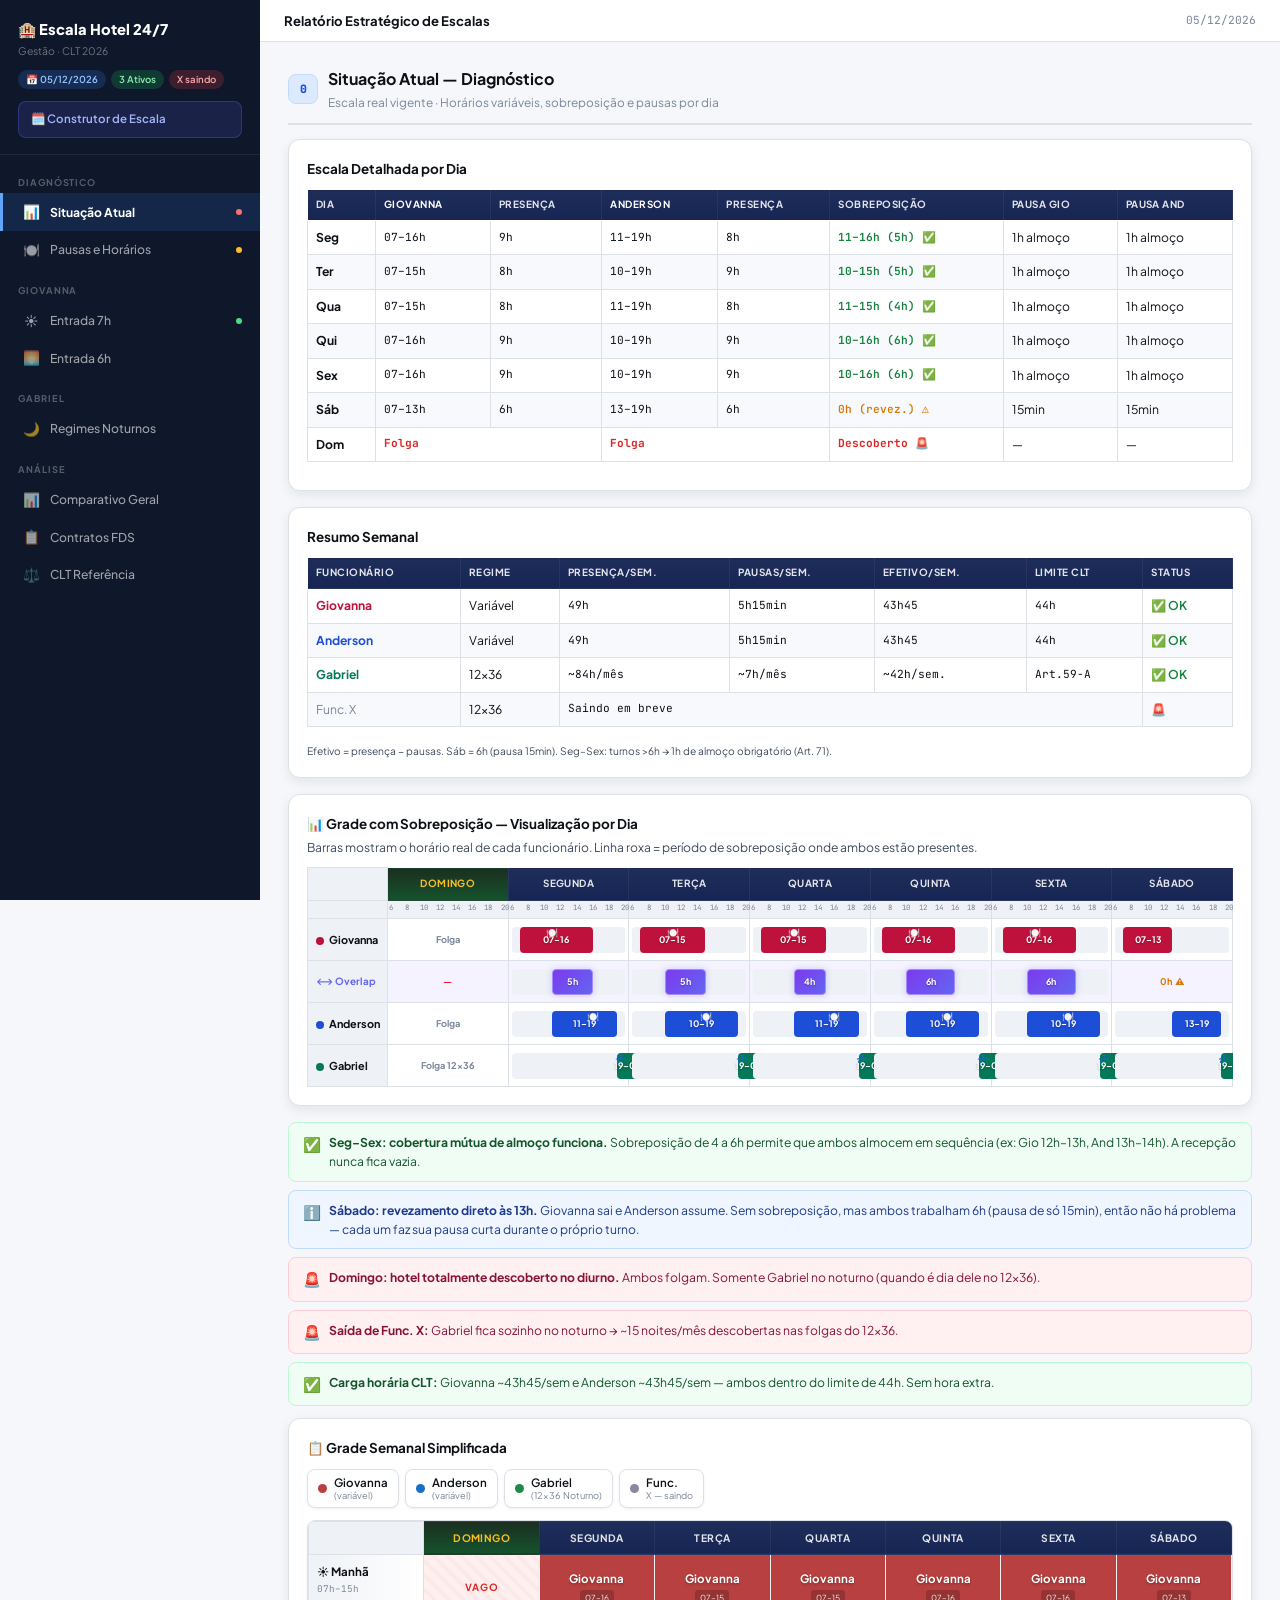
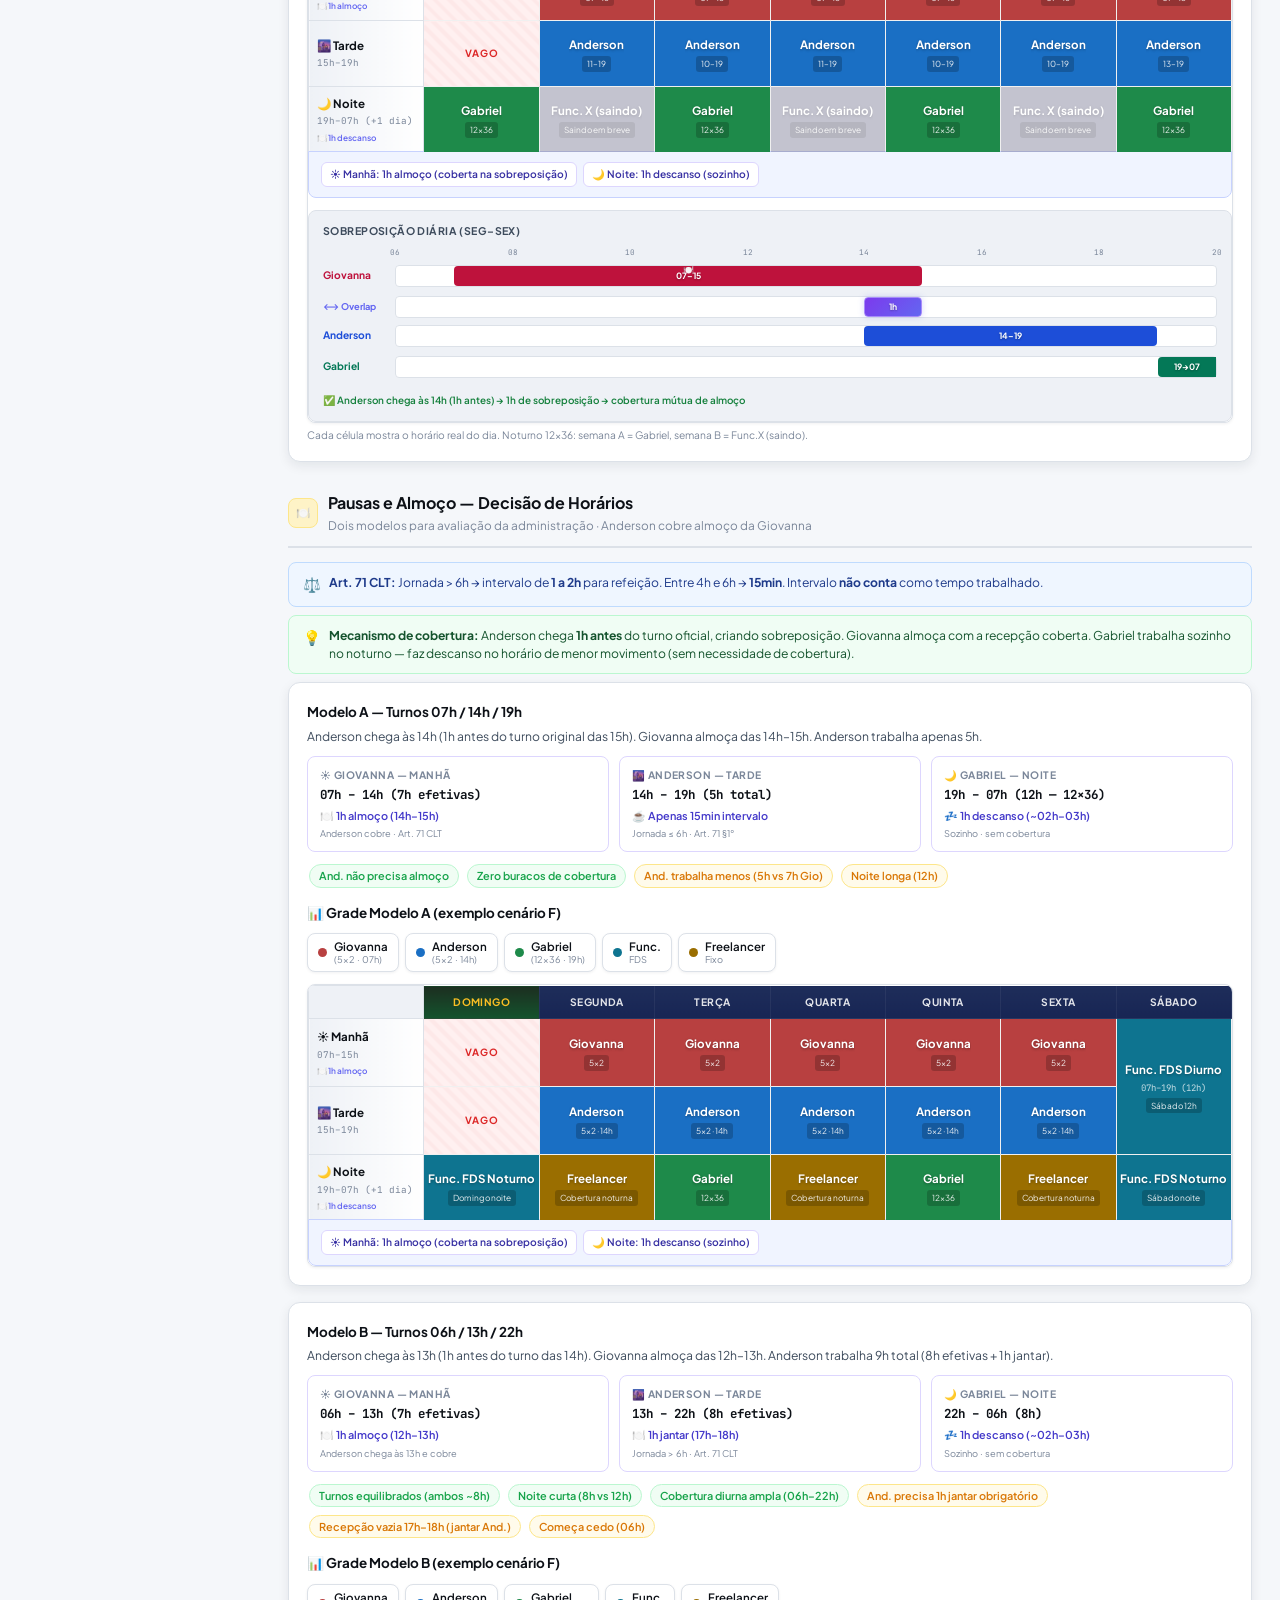
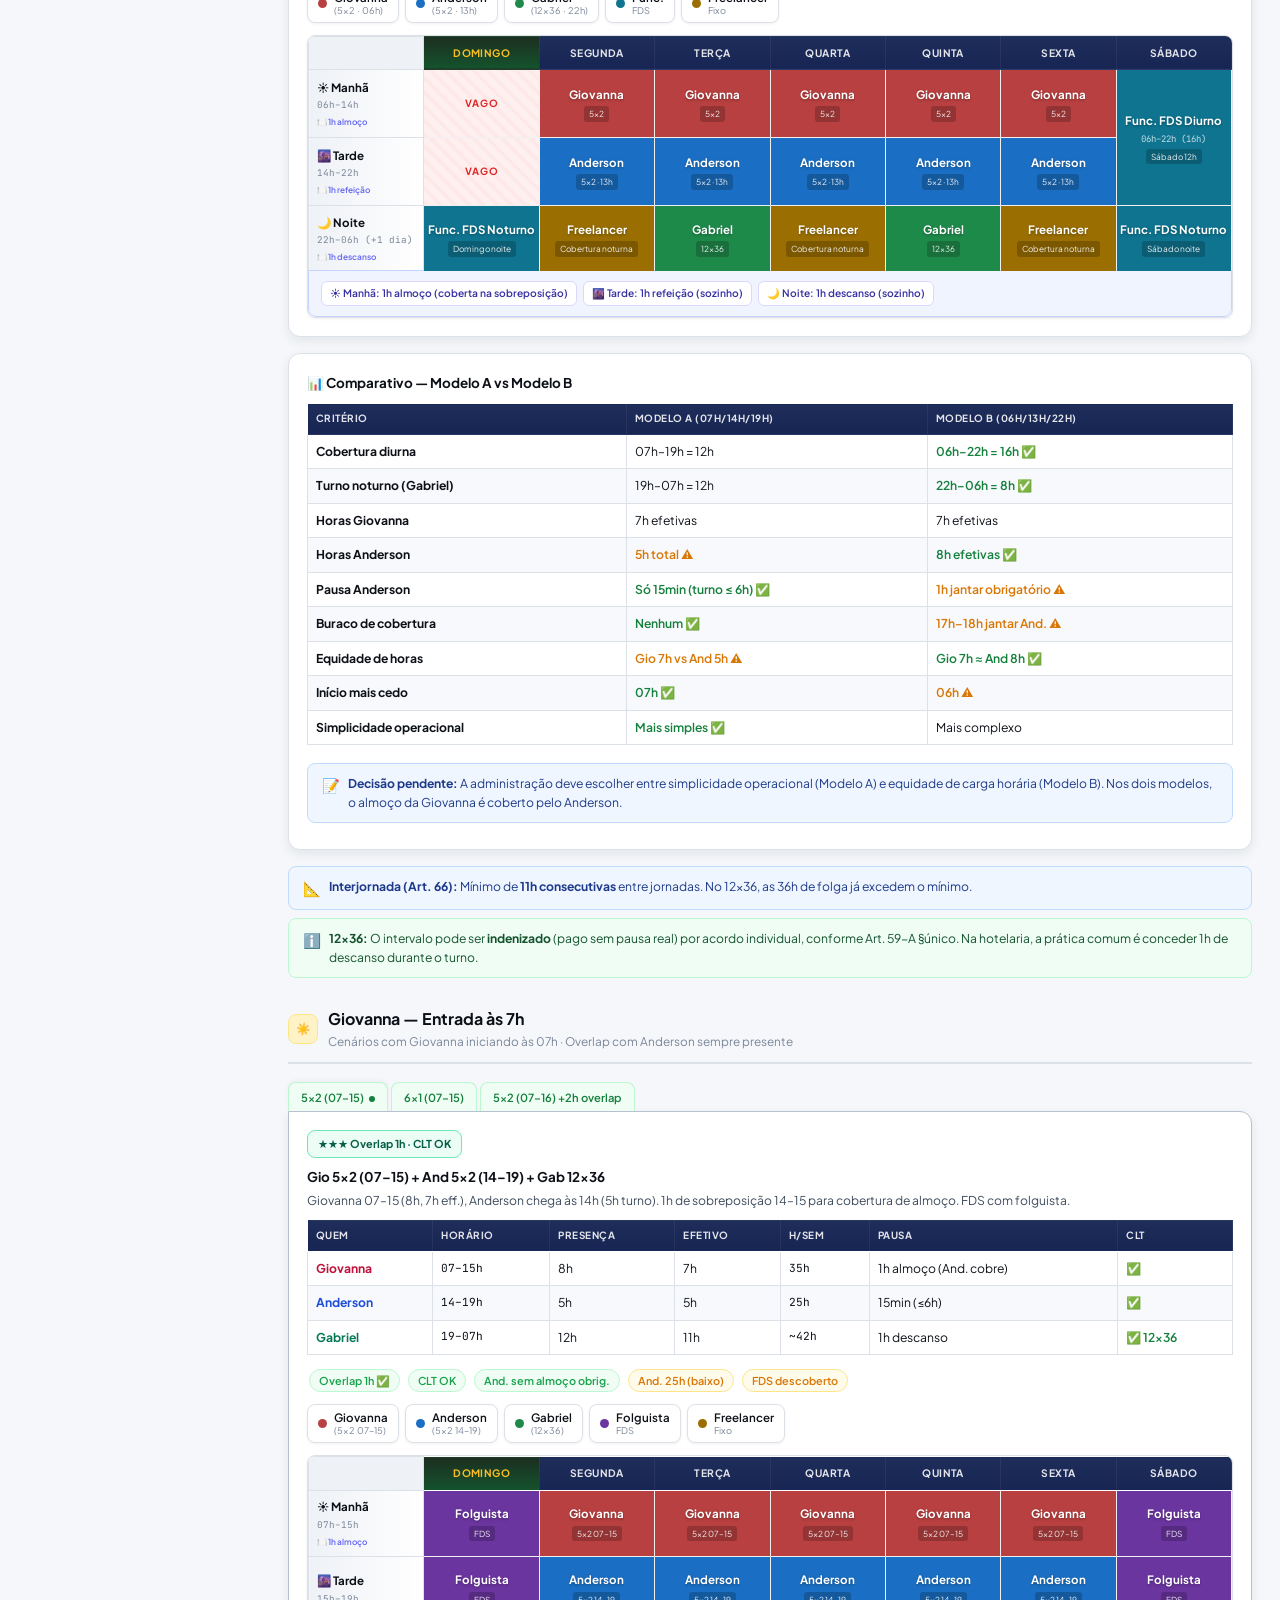
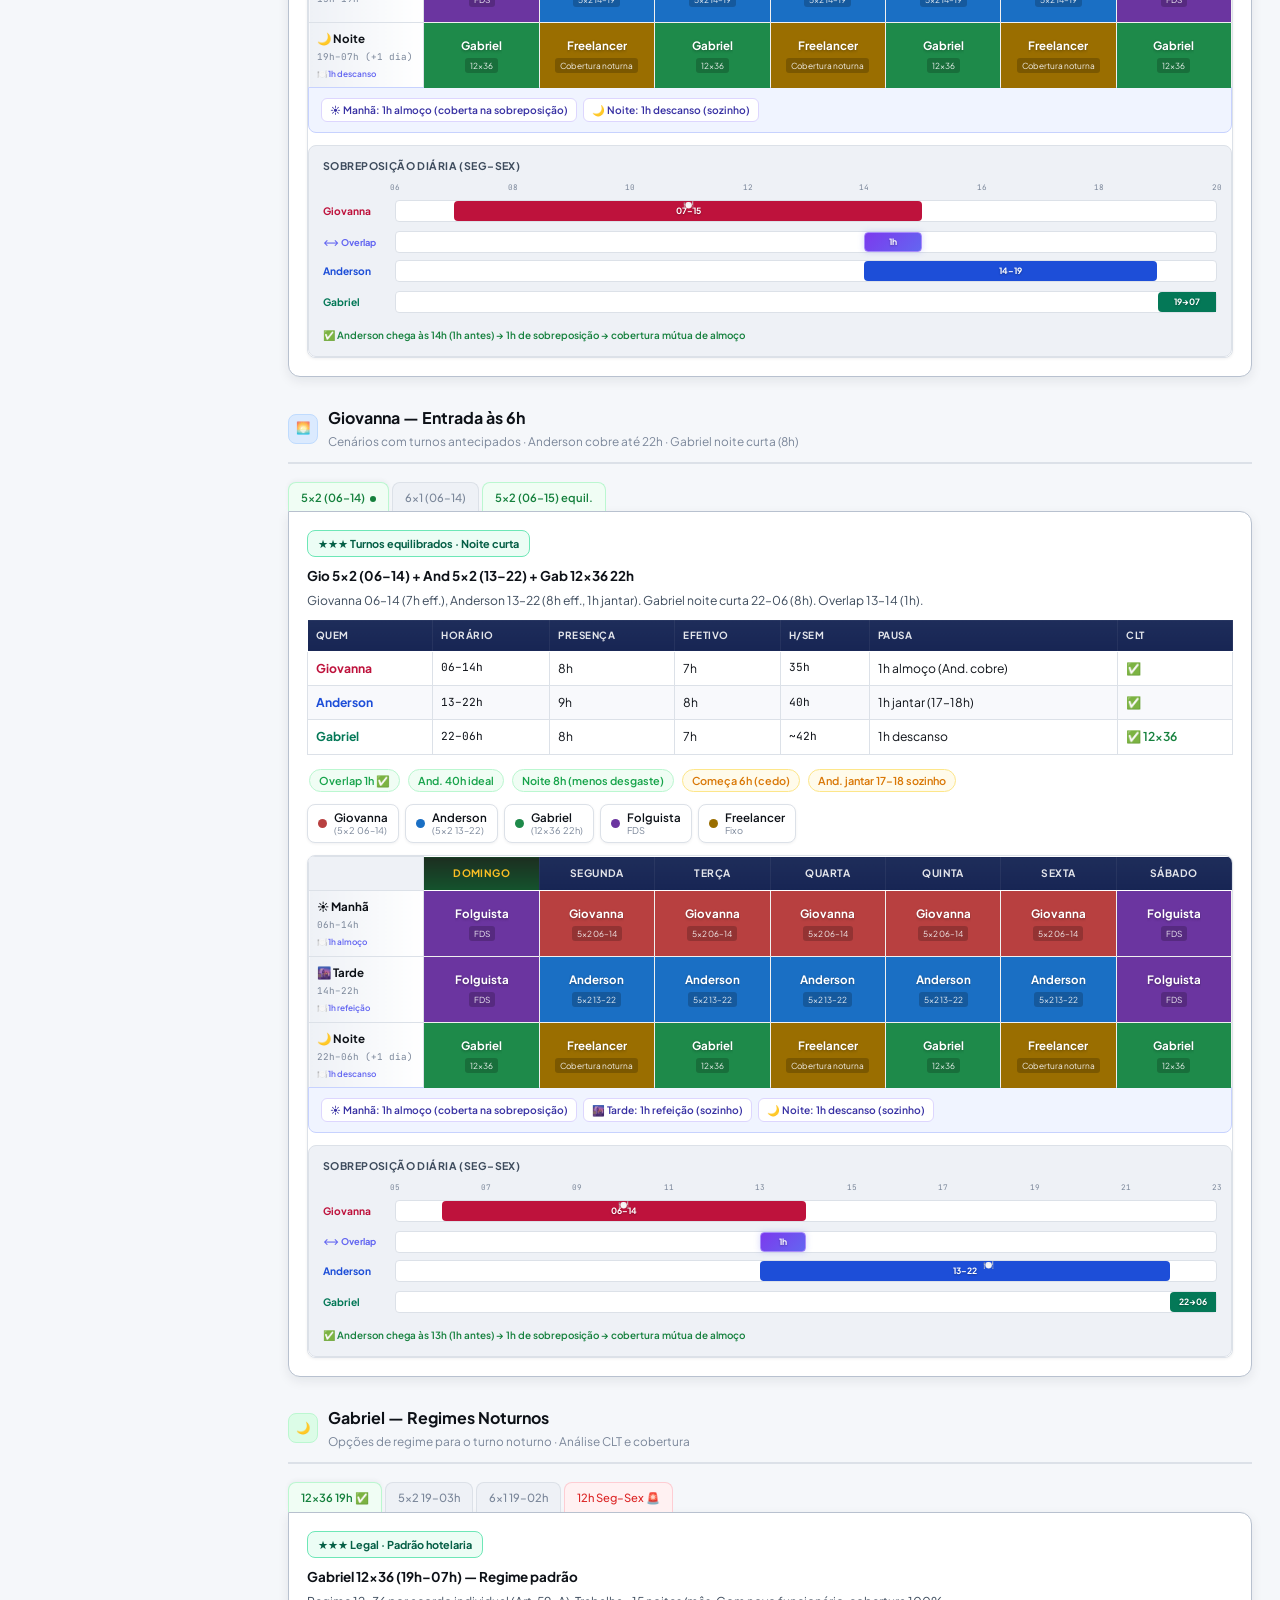
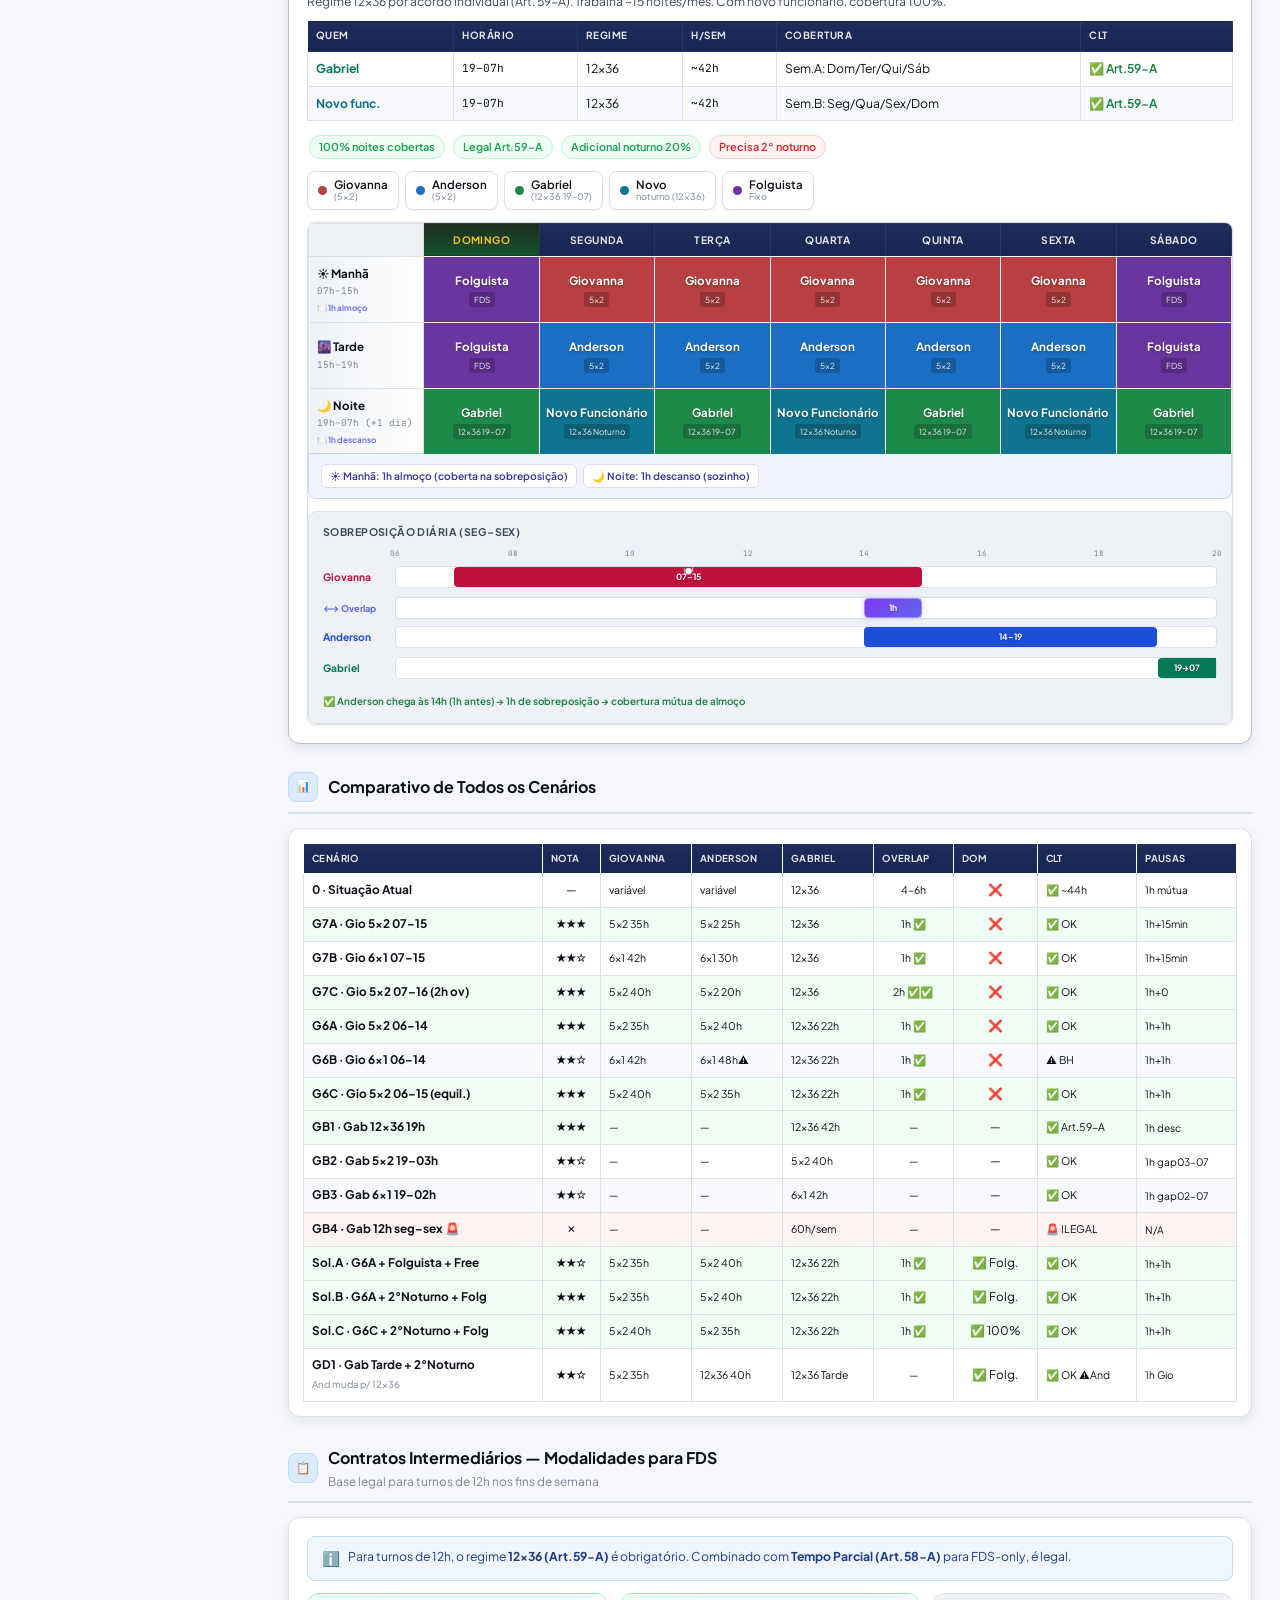
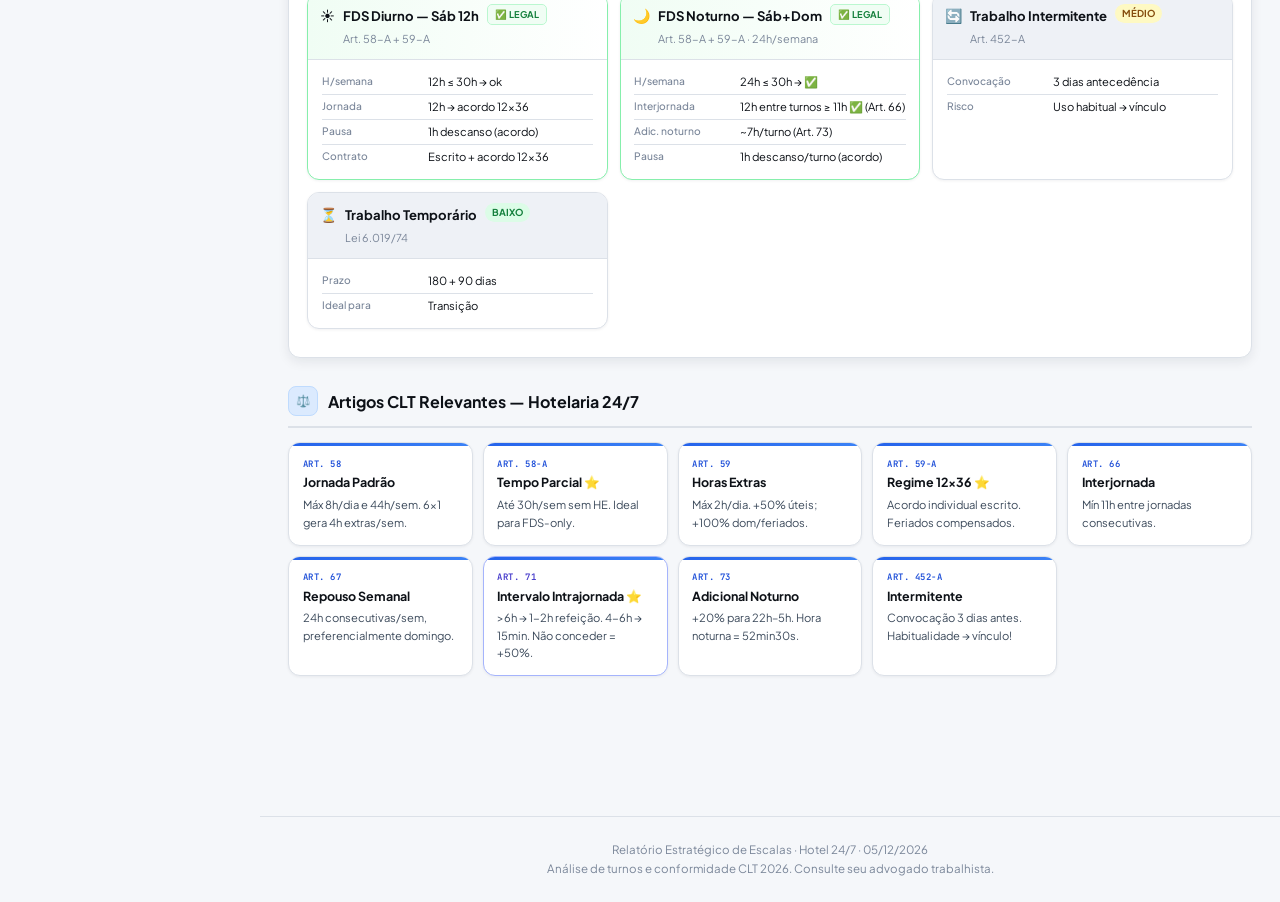
<file: index_bak.html>
<!DOCTYPE html>
<html lang="pt-BR">
<head>
<meta charset="UTF-8">
<meta name="viewport" content="width=device-width, initial-scale=1.0">
<title>🏨 Escala Hotel 24/7 — Relatório Estratégico</title>
<link href="https://fonts.googleapis.com/css2?family=Plus+Jakarta+Sans:wght@300;400;500;600;700;800&family=Inter:wght@300;400;500;600;700&family=JetBrains+Mono:wght@400;500;600&display=swap" rel="stylesheet">
<link rel="stylesheet" href="./style.css">
</head>
<body>

<div class="sidebar-overlay" onclick="closeSidebar()"></div>

<div class="app">

<!-- ══ SIDEBAR ══════════════════════════════════════════════ -->
<nav class="sidebar">
  <div class="sidebar-header">
    <h1>🏨 Escala Hotel 24/7</h1>
    <span class="sub">Gestão · CLT 2026</span>
    <div class="sidebar-badges">
      <span class="sbadge sbadge-blue">📅 <span id="gen-date"></span></span>
      <span class="sbadge sbadge-green">3 Ativos</span>
      <span class="sbadge sbadge-red">X saindo</span>
    </div>
    <a href="./schedule-builder.html" style="display:flex;align-items:center;gap:6px;margin-top:12px;padding:8px 12px;border-radius:8px;background:rgba(99,102,241,.15);border:1px solid rgba(99,102,241,.3);color:#a5b4fc;font-size:.72rem;font-weight:600;text-decoration:none;transition:all .15s">🗓️ Construtor de Escala</a>
  </div>
  <div class="sidebar-nav">

    <div class="nav-group">
      <div class="nav-group-title">Diagnóstico</div>
      <a class="nav-item active" data-section="sec-atual" onclick="navigateTo('sec-atual')">
        <span class="nav-icon">📊</span> Situação Atual
        <span class="nav-pip red"></span>
      </a>
      <a class="nav-item" data-section="sec-pausas" onclick="navigateTo('sec-pausas')">
        <span class="nav-icon">🍽️</span> Pausas e Horários
        <span class="nav-pip amber"></span>
      </a>
    </div>

    <div class="nav-group">
      <div class="nav-group-title">Giovanna</div>
      <a class="nav-item" data-section="sec-gio7" onclick="navigateTo('sec-gio7')">
        <span class="nav-icon">☀️</span> Entrada 7h
        <span class="nav-pip green"></span>
      </a>
      <a class="nav-item" data-section="sec-gio6" onclick="navigateTo('sec-gio6')">
        <span class="nav-icon">🌅</span> Entrada 6h
      </a>
    </div>

    <div class="nav-group">
      <div class="nav-group-title">Gabriel</div>
      <a class="nav-item" data-section="sec-gab" onclick="navigateTo('sec-gab')">
        <span class="nav-icon">🌙</span> Regimes Noturnos
      </a>
    </div>

    <div class="nav-group">
      <div class="nav-group-title">Análise</div>
      <a class="nav-item" data-section="sec-comparativo" onclick="navigateTo('sec-comparativo')">
        <span class="nav-icon">📊</span> Comparativo Geral
      </a>
      <a class="nav-item" data-section="sec-contratos" onclick="navigateTo('sec-contratos')">
        <span class="nav-icon">📋</span> Contratos FDS
      </a>
      <a class="nav-item" data-section="sec-clt" onclick="navigateTo('sec-clt')">
        <span class="nav-icon">⚖️</span> CLT Referência
      </a>
    </div>

  </div>
</nav>

<!-- ══ MAIN ════════════════════════════════════════════════ -->
<div class="main">

  <div class="topbar">
    <button class="menu-toggle" onclick="toggleSidebar()">☰</button>
    <span class="topbar-title">Relatório Estratégico de Escalas</span>
    <span class="topbar-date" id="topbar-date"></span>
  </div>

  <div class="page">

<!-- ═══════════════════════════════════════════════════════════
     0. SITUAÇÃO ATUAL
     ═══════════════════════════════════════════════════════════ -->
<div class="section" id="sec-atual">
  <div class="sec-hd">
    <div class="sec-num blue">0</div>
    <div><h2>Situação Atual — Diagnóstico</h2><p>Escala real vigente · Horários variáveis, sobreposição e pausas por dia</p></div>
  </div>

  <!-- Tabela detalhada por dia -->
  <div class="card"><div class="card-bd">
    <div class="ib"><h3>Escala Detalhada por Dia</h3></div>
    <div class="ovx">
    <table class="tbl">
      <thead><tr><th>Dia</th><th class="c-gio" style="color:#fff">Giovanna</th><th>Presença</th><th class="c-and" style="color:#fff">Anderson</th><th>Presença</th><th>Sobreposição</th><th>Pausa Gio</th><th>Pausa And</th></tr></thead>
      <tbody>
        <tr><td><strong>Seg</strong></td><td class="mono">07–16h</td><td class="mono">9h</td><td class="mono">11–19h</td><td class="mono">8h</td><td class="mono c-ok">11–16h (5h) ✅</td><td>1h almoço</td><td>1h almoço</td></tr>
        <tr><td><strong>Ter</strong></td><td class="mono">07–15h</td><td class="mono">8h</td><td class="mono">10–19h</td><td class="mono">9h</td><td class="mono c-ok">10–15h (5h) ✅</td><td>1h almoço</td><td>1h almoço</td></tr>
        <tr><td><strong>Qua</strong></td><td class="mono">07–15h</td><td class="mono">8h</td><td class="mono">11–19h</td><td class="mono">8h</td><td class="mono c-ok">11–15h (4h) ✅</td><td>1h almoço</td><td>1h almoço</td></tr>
        <tr><td><strong>Qui</strong></td><td class="mono">07–16h</td><td class="mono">9h</td><td class="mono">10–19h</td><td class="mono">9h</td><td class="mono c-ok">10–16h (6h) ✅</td><td>1h almoço</td><td>1h almoço</td></tr>
        <tr><td><strong>Sex</strong></td><td class="mono">07–16h</td><td class="mono">9h</td><td class="mono">10–19h</td><td class="mono">9h</td><td class="mono c-ok">10–16h (6h) ✅</td><td>1h almoço</td><td>1h almoço</td></tr>
        <tr><td><strong>Sáb</strong></td><td class="mono">07–13h</td><td class="mono">6h</td><td class="mono">13–19h</td><td class="mono">6h</td><td class="mono c-warn">0h (revez.) ⚠</td><td>15min</td><td>15min</td></tr>
        <tr><td><strong>Dom</strong></td><td class="mono c-bad" colspan="2">Folga</td><td class="mono c-bad" colspan="2">Folga</td><td class="mono c-bad">Descoberto 🚨</td><td>—</td><td>—</td></tr>
      </tbody>
    </table>
    </div>
  </div></div>

  <!-- Resumo semanal -->
  <div class="card"><div class="card-bd">
    <div class="ib"><h3>Resumo Semanal</h3></div>
    <div class="ovx">
    <table class="tbl">
      <thead><tr><th>Funcionário</th><th>Regime</th><th>Presença/sem.</th><th>Pausas/sem.</th><th>Efetivo/sem.</th><th>Limite CLT</th><th>Status</th></tr></thead>
      <tbody>
        <tr><td class="c-gio">Giovanna</td><td>Variável</td><td class="mono">49h</td><td class="mono">5h15min</td><td class="mono">43h45</td><td class="mono">44h</td><td class="c-ok">✅ OK</td></tr>
        <tr><td class="c-and">Anderson</td><td>Variável</td><td class="mono">49h</td><td class="mono">5h15min</td><td class="mono">43h45</td><td class="mono">44h</td><td class="c-ok">✅ OK</td></tr>
        <tr><td class="c-gab">Gabriel</td><td>12×36</td><td class="mono">~84h/mês</td><td class="mono">~7h/mês</td><td class="mono">~42h/sem.</td><td class="mono">Art.59-A</td><td class="c-ok">✅ OK</td></tr>
        <tr><td style="color:var(--tx3)">Func. X</td><td>12×36</td><td class="mono" colspan="4">Saindo em breve</td><td class="c-bad">🚨</td></tr>
      </tbody>
    </table>
    </div>
    <p class="desc" style="font-size:.64rem;margin-top:6px">Efetivo = presença − pausas. Sáb = 6h (pausa 15min). Seg–Sex: turnos &gt;6h → 1h de almoço obrigatório (Art. 71).</p>
  </div></div>

  <!-- Overlap Grid — Timeline visual por dia -->
  <div class="card"><div class="card-bd">
    <div class="ib"><h3>📊 Grade com Sobreposição — Visualização por Dia</h3>
      <p class="desc">Barras mostram o horário real de cada funcionário. Linha roxa = período de sobreposição onde ambos estão presentes.</p>
    </div>
    <div class="ovx">
      <div id="og-atual"></div>
    </div>
  </div></div>

  <!-- Análise -->
  <div class="alert alert-ok"><span class="ai">✅</span><div>
    <strong>Seg–Sex: cobertura mútua de almoço funciona.</strong> Sobreposição de 4 a 6h permite que ambos almocem em sequência (ex: Gio 12h–13h, And 13h–14h). A recepção nunca fica vazia.
  </div></div>
  <div class="alert alert-info"><span class="ai">ℹ️</span><div>
    <strong>Sábado: revezamento direto às 13h.</strong> Giovanna sai e Anderson assume. Sem sobreposição, mas ambos trabalham 6h (pausa de só 15min), então não há problema — cada um faz sua pausa curta durante o próprio turno.
  </div></div>
  <div class="alert alert-crit"><span class="ai">🚨</span><div><strong>Domingo: hotel totalmente descoberto no diurno.</strong> Ambos folgam. Somente Gabriel no noturno (quando é dia dele no 12×36).</div></div>
  <div class="alert alert-crit"><span class="ai">🚨</span><div><strong>Saída de Func. X:</strong> Gabriel fica sozinho no noturno → ~15 noites/mês descobertas nas folgas do 12×36.</div></div>
  <div class="alert alert-ok"><span class="ai">✅</span><div><strong>Carga horária CLT:</strong> Giovanna ~43h45/sem e Anderson ~43h45/sem — ambos dentro do limite de 44h. Sem hora extra.</div></div>

  <!-- Grade semanal padrão -->
  <div class="card mt12"><div class="card-bd">
    <div class="ib"><h3>📋 Grade Semanal Simplificada</h3></div>
    <div class="gantt-container">
      <div class="legend" id="leg-atual"></div>
      <div class="sched-wrap"><table id="gantt-atual"></table></div>
    </div>
    <p class="mt8 desc" style="font-size:.64rem;color:var(--tx3)">Cada célula mostra o horário real do dia. Noturno 12×36: semana A = Gabriel, semana B = Func.X (saindo).</p>
  </div></div>
</div>

<!-- ═══════════════════════════════════════════════════════════
     PAUSAS E ALMOÇO — DECISÃO PARA ADMINISTRAÇÃO
     ═══════════════════════════════════════════════════════════ -->
<div class="section" id="sec-pausas">
  <div class="sec-hd">
    <div class="sec-num gold">🍽️</div>
    <div><h2>Pausas e Almoço — Decisão de Horários</h2><p>Dois modelos para avaliação da administração · Anderson cobre almoço da Giovanna</p></div>
  </div>

  <div class="alert alert-info"><span class="ai">⚖️</span><div><strong>Art. 71 CLT:</strong> Jornada &gt; 6h → intervalo de <strong>1 a 2h</strong> para refeição. Entre 4h e 6h → <strong>15min</strong>. Intervalo <strong>não conta</strong> como tempo trabalhado.</div></div>

  <div class="alert alert-ok"><span class="ai">💡</span><div><strong>Mecanismo de cobertura:</strong> Anderson chega <strong>1h antes</strong> do turno oficial, criando sobreposição. Giovanna almoça com a recepção coberta. Gabriel trabalha sozinho no noturno — faz descanso no horário de menor movimento (sem necessidade de cobertura).</div></div>

  <!-- ── MODELO A ── -->
  <div class="card"><div class="card-bd">
    <div class="ib"><h3>Modelo A — Turnos 07h / 14h / 19h</h3>
      <p class="desc">Anderson chega às 14h (1h antes do turno original das 15h). Giovanna almoça das 14h–15h. Anderson trabalha apenas 5h.</p>
    </div>
    <div class="pause-grid">
      <div class="pause-card">
        <div class="pc-turno">☀️ Giovanna — Manhã</div>
        <div class="pc-horario">07h – 14h (7h efetivas)</div>
        <div class="pc-pausa">🍽️ 1h almoço (14h–15h)</div>
        <div class="pc-lei">Anderson cobre · Art. 71 CLT</div>
      </div>
      <div class="pause-card">
        <div class="pc-turno">🌆 Anderson — Tarde</div>
        <div class="pc-horario">14h – 19h (5h total)</div>
        <div class="pc-pausa">☕ Apenas 15min intervalo</div>
        <div class="pc-lei">Jornada ≤ 6h · Art. 71 §1°</div>
      </div>
      <div class="pause-card">
        <div class="pc-turno">🌙 Gabriel — Noite</div>
        <div class="pc-horario">19h – 07h (12h — 12×36)</div>
        <div class="pc-pausa">💤 1h descanso (~02h–03h)</div>
        <div class="pc-lei">Sozinho · sem cobertura</div>
      </div>
    </div>
    <div style="display:flex;gap:4px;flex-wrap:wrap;margin:10px 0">
      <span class="tag tag-g">And. não precisa almoço</span>
      <span class="tag tag-g">Zero buracos de cobertura</span>
      <span class="tag tag-o">And. trabalha menos (5h vs 7h Gio)</span>
      <span class="tag tag-o">Noite longa (12h)</span>
    </div>
    <div class="ib mt12"><h3>📊 Grade Modelo A (exemplo cenário F)</h3></div>
    <div class="gantt-container">
      <div class="legend" id="leg-exA"></div>
      <div class="sched-wrap"><table id="gantt-exA"></table></div>
    </div>
  </div></div>

  <!-- ── MODELO B ── -->
  <div class="card mt12"><div class="card-bd">
    <div class="ib"><h3>Modelo B — Turnos 06h / 13h / 22h</h3>
      <p class="desc">Anderson chega às 13h (1h antes do turno das 14h). Giovanna almoça das 12h–13h. Anderson trabalha 9h total (8h efetivas + 1h jantar).</p>
    </div>
    <div class="pause-grid">
      <div class="pause-card">
        <div class="pc-turno">☀️ Giovanna — Manhã</div>
        <div class="pc-horario">06h – 13h (7h efetivas)</div>
        <div class="pc-pausa">🍽️ 1h almoço (12h–13h)</div>
        <div class="pc-lei">Anderson chega às 13h e cobre</div>
      </div>
      <div class="pause-card">
        <div class="pc-turno">🌆 Anderson — Tarde</div>
        <div class="pc-horario">13h – 22h (8h efetivas)</div>
        <div class="pc-pausa">🍽️ 1h jantar (17h–18h)</div>
        <div class="pc-lei">Jornada &gt; 6h · Art. 71 CLT</div>
      </div>
      <div class="pause-card">
        <div class="pc-turno">🌙 Gabriel — Noite</div>
        <div class="pc-horario">22h – 06h (8h)</div>
        <div class="pc-pausa">💤 1h descanso (~02h–03h)</div>
        <div class="pc-lei">Sozinho · sem cobertura</div>
      </div>
    </div>
    <div style="display:flex;gap:4px;flex-wrap:wrap;margin:10px 0">
      <span class="tag tag-g">Turnos equilibrados (ambos ~8h)</span>
      <span class="tag tag-g">Noite curta (8h vs 12h)</span>
      <span class="tag tag-g">Cobertura diurna ampla (06h–22h)</span>
      <span class="tag tag-o">And. precisa 1h jantar obrigatório</span>
      <span class="tag tag-o">Recepção vazia 17h–18h (jantar And.)</span>
      <span class="tag tag-o">Começa cedo (06h)</span>
    </div>
    <div class="ib mt12"><h3>📊 Grade Modelo B (exemplo cenário F)</h3></div>
    <div class="gantt-container">
      <div class="legend" id="leg-exB"></div>
      <div class="sched-wrap"><table id="gantt-exB"></table></div>
    </div>
  </div></div>

  <!-- ── TABELA COMPARATIVA ── -->
  <div class="card mt12"><div class="card-bd">
    <div class="ib"><h3>📊 Comparativo — Modelo A vs Modelo B</h3></div>
    <div class="ovx">
    <table class="tbl w100">
      <thead><tr><th>Critério</th><th>Modelo A (07h/14h/19h)</th><th>Modelo B (06h/13h/22h)</th></tr></thead>
      <tbody>
        <tr><td><strong>Cobertura diurna</strong></td><td>07h–19h = 12h</td><td class="c-ok">06h–22h = 16h ✅</td></tr>
        <tr><td><strong>Turno noturno (Gabriel)</strong></td><td>19h–07h = 12h</td><td class="c-ok">22h–06h = 8h ✅</td></tr>
        <tr><td><strong>Horas Giovanna</strong></td><td>7h efetivas</td><td>7h efetivas</td></tr>
        <tr><td><strong>Horas Anderson</strong></td><td class="c-warn">5h total ⚠</td><td class="c-ok">8h efetivas ✅</td></tr>
        <tr><td><strong>Pausa Anderson</strong></td><td class="c-ok">Só 15min (turno ≤ 6h) ✅</td><td class="c-warn">1h jantar obrigatório ⚠</td></tr>
        <tr><td><strong>Buraco de cobertura</strong></td><td class="c-ok">Nenhum ✅</td><td class="c-warn">17h–18h jantar And. ⚠</td></tr>
        <tr><td><strong>Equidade de horas</strong></td><td class="c-warn">Gio 7h vs And 5h ⚠</td><td class="c-ok">Gio 7h ≈ And 8h ✅</td></tr>
        <tr><td><strong>Início mais cedo</strong></td><td class="c-ok">07h ✅</td><td class="c-warn">06h ⚠</td></tr>
        <tr><td><strong>Simplicidade operacional</strong></td><td class="c-ok">Mais simples ✅</td><td>Mais complexo</td></tr>
      </tbody>
    </table>
    </div>
    <div class="alert alert-info mt8"><span class="ai">📝</span><div><strong>Decisão pendente:</strong> A administração deve escolher entre simplicidade operacional (Modelo A) e equidade de carga horária (Modelo B). Nos dois modelos, o almoço da Giovanna é coberto pelo Anderson.</div></div>
  </div></div>

  <div class="alert alert-info"><span class="ai">📐</span><div><strong>Interjornada (Art. 66):</strong> Mínimo de <strong>11h consecutivas</strong> entre jornadas. No 12×36, as 36h de folga já excedem o mínimo.</div></div>
  <div class="alert alert-ok"><span class="ai">ℹ️</span><div><strong>12×36:</strong> O intervalo pode ser <strong>indenizado</strong> (pago sem pausa real) por acordo individual, conforme Art. 59-A §único. Na hotelaria, a prática comum é conceder 1h de descanso durante o turno.</div></div>
</div>

<!-- ═══════════════════════════════════════════════════════════
     GIOVANNA — ENTRADA 7h
     ═══════════════════════════════════════════════════════════ -->
<div class="section" id="sec-gio7">
  <div class="sec-hd">
    <div class="sec-num gold">☀️</div>
    <div><h2>Giovanna — Entrada às 7h</h2><p>Cenários com Giovanna iniciando às 07h · Overlap com Anderson sempre presente</p></div>
  </div>

  <div class="tabs">
    <button class="tab best active" id="t-g7a" onclick="showTab('g7a')">5×2 (07–15) <span class="pip ok"></span></button>
    <button class="tab best" id="t-g7b" onclick="showTab('g7b')">6×1 (07–15)</button>
    <button class="tab best" id="t-g7c" onclick="showTab('g7c')">5×2 (07–16) +2h overlap</button>
  </div>

  <!-- g7a -->
  <div class="panel active" id="panel-g7a"><div class="panel-bd">
    <div class="rating rating-top">★★★ Overlap 1h · CLT OK</div>
    <div class="ib"><h3>Gio 5×2 (07–15) + And 5×2 (14–19) + Gab 12×36</h3>
      <p class="desc">Giovanna 07–15 (8h, 7h eff.), Anderson chega às 14h (5h turno). 1h de sobreposição 14–15 para cobertura de almoço. FDS com folguista.</p>
    </div>
    <div class="ovx"><table class="tbl mb12">
      <thead><tr><th>Quem</th><th>Horário</th><th>Presença</th><th>Efetivo</th><th>H/sem</th><th>Pausa</th><th>CLT</th></tr></thead>
      <tbody>
        <tr><td class="c-gio">Giovanna</td><td class="mono">07–15h</td><td>8h</td><td>7h</td><td class="mono">35h</td><td>1h almoço (And. cobre)</td><td class="c-ok">✅</td></tr>
        <tr><td class="c-and">Anderson</td><td class="mono">14–19h</td><td>5h</td><td>5h</td><td class="mono">25h</td><td>15min (≤6h)</td><td class="c-ok">✅</td></tr>
        <tr><td class="c-gab">Gabriel</td><td class="mono">19–07h</td><td>12h</td><td>11h</td><td class="mono">~42h</td><td>1h descanso</td><td class="c-ok">✅ 12×36</td></tr>
      </tbody>
    </table></div>
    <div style="display:flex;gap:4px;flex-wrap:wrap;margin-bottom:10px">
      <span class="tag tag-g">Overlap 1h ✅</span><span class="tag tag-g">CLT OK</span><span class="tag tag-g">And. sem almoço obrig.</span>
      <span class="tag tag-o">And. 25h (baixo)</span><span class="tag tag-o">FDS descoberto</span>
    </div>
    <div class="gantt-container"><div class="legend" id="leg-g7a"></div><div class="sched-wrap"><table id="gantt-g7a"></table></div></div>
  </div></div>

  <!-- g7b -->
  <div class="panel" id="panel-g7b"><div class="panel-bd">
    <div class="rating rating-good">★★☆ 6×1 · Sáb coberto</div>
    <div class="ib"><h3>Gio 6×1 (07–15) + And 6×1 (14–19) + Gab 12×36</h3>
      <p class="desc">Ambos em 6×1 (seg–sáb). Sábado: Gio 07–13, And 13–19 (revezamento direto). Overlap seg–sex de 1h. Dom descoberto.</p>
    </div>
    <div class="ovx"><table class="tbl mb12">
      <thead><tr><th>Quem</th><th>Seg–Sex</th><th>Sábado</th><th>Efet/sem</th><th>Pausa</th><th>CLT</th></tr></thead>
      <tbody>
        <tr><td class="c-gio">Giovanna</td><td class="mono">07–15h</td><td class="mono">07–13h</td><td class="mono">42h</td><td>1h almoço seg–sex / 15min sáb</td><td class="c-ok">✅</td></tr>
        <tr><td class="c-and">Anderson</td><td class="mono">14–19h</td><td class="mono">13–19h</td><td class="mono">30h</td><td>15min (≤6h)</td><td class="c-ok">✅</td></tr>
        <tr><td class="c-gab">Gabriel</td><td class="mono" colspan="2">19–07h (12×36)</td><td class="mono">~42h</td><td>1h descanso</td><td class="c-ok">✅</td></tr>
      </tbody>
    </table></div>
    <div style="display:flex;gap:4px;flex-wrap:wrap;margin-bottom:10px">
      <span class="tag tag-g">Overlap 1h seg–sex</span><span class="tag tag-g">Sáb coberto</span>
      <span class="tag tag-o">Sáb: 0h overlap</span><span class="tag tag-r">Dom descoberto</span>
    </div>
    <div class="gantt-container"><div class="legend" id="leg-g7b"></div><div class="sched-wrap"><table id="gantt-g7b"></table></div></div>
  </div></div>

  <!-- g7c -->
  <div class="panel" id="panel-g7c"><div class="panel-bd">
    <div class="rating rating-top">★★★ Overlap 2h! · Melhor cobertura</div>
    <div class="ib"><h3>Gio 5×2 (07–16) + And 5×2 (15–19) + Gab 12×36</h3>
      <p class="desc">Giovanna estende até 16h (9h presença, 8h eff.). Anderson chega às 15h. <strong>2h de sobreposição</strong> (14–16) — mais margem para almoços intercalados.</p>
    </div>
    <div class="ovx"><table class="tbl mb12">
      <thead><tr><th>Quem</th><th>Horário</th><th>Presença</th><th>Efetivo</th><th>H/sem</th><th>Pausa</th><th>CLT</th></tr></thead>
      <tbody>
        <tr><td class="c-gio">Giovanna</td><td class="mono">07–16h</td><td>9h</td><td>8h</td><td class="mono">40h</td><td>1h almoço</td><td class="c-ok">✅</td></tr>
        <tr><td class="c-and">Anderson</td><td class="mono">15–19h</td><td>4h</td><td>4h</td><td class="mono">20h</td><td>Nenhuma (≤4h)</td><td class="c-ok">✅</td></tr>
        <tr><td class="c-gab">Gabriel</td><td class="mono">19–07h</td><td>12h</td><td>11h</td><td class="mono">~42h</td><td>1h descanso</td><td class="c-ok">✅</td></tr>
      </tbody>
    </table></div>
    <div style="display:flex;gap:4px;flex-wrap:wrap;margin-bottom:10px">
      <span class="tag tag-g">Overlap 2h ✅✅</span><span class="tag tag-g">Gio 40h ideal</span>
      <span class="tag tag-r">And. só 20h (muito baixo)</span><span class="tag tag-o">FDS descoberto</span>
    </div>
    <div class="gantt-container"><div class="legend" id="leg-g7c"></div><div class="sched-wrap"><table id="gantt-g7c"></table></div></div>
  </div></div>
</div>

<!-- ═══════════════════════════════════════════════════════════
     GIOVANNA — ENTRADA 6h
     ═══════════════════════════════════════════════════════════ -->
<div class="section" id="sec-gio6">
  <div class="sec-hd">
    <div class="sec-num blue">🌅</div>
    <div><h2>Giovanna — Entrada às 6h</h2><p>Cenários com turnos antecipados · Anderson cobre até 22h · Gabriel noite curta (8h)</p></div>
  </div>

  <div class="tabs">
    <button class="tab best active" id="t-g6a" onclick="showTab('g6a')">5×2 (06–14) <span class="pip ok"></span></button>
    <button class="tab" id="t-g6b" onclick="showTab('g6b')">6×1 (06–14)</button>
    <button class="tab best" id="t-g6c" onclick="showTab('g6c')">5×2 (06–15) equil.</button>
  </div>

  <!-- g6a -->
  <div class="panel active" id="panel-g6a"><div class="panel-bd">
    <div class="rating rating-top">★★★ Turnos equilibrados · Noite curta</div>
    <div class="ib"><h3>Gio 5×2 (06–14) + And 5×2 (13–22) + Gab 12×36 22h</h3>
      <p class="desc">Giovanna 06–14 (7h eff.), Anderson 13–22 (8h eff., 1h jantar). Gabriel noite curta 22–06 (8h). Overlap 13–14 (1h).</p>
    </div>
    <div class="ovx"><table class="tbl mb12">
      <thead><tr><th>Quem</th><th>Horário</th><th>Presença</th><th>Efetivo</th><th>H/sem</th><th>Pausa</th><th>CLT</th></tr></thead>
      <tbody>
        <tr><td class="c-gio">Giovanna</td><td class="mono">06–14h</td><td>8h</td><td>7h</td><td class="mono">35h</td><td>1h almoço (And. cobre)</td><td class="c-ok">✅</td></tr>
        <tr><td class="c-and">Anderson</td><td class="mono">13–22h</td><td>9h</td><td>8h</td><td class="mono">40h</td><td>1h jantar (17–18h)</td><td class="c-ok">✅</td></tr>
        <tr><td class="c-gab">Gabriel</td><td class="mono">22–06h</td><td>8h</td><td>7h</td><td class="mono">~42h</td><td>1h descanso</td><td class="c-ok">✅ 12×36</td></tr>
      </tbody>
    </table></div>
    <div style="display:flex;gap:4px;flex-wrap:wrap;margin-bottom:10px">
      <span class="tag tag-g">Overlap 1h ✅</span><span class="tag tag-g">And. 40h ideal</span><span class="tag tag-g">Noite 8h (menos desgaste)</span>
      <span class="tag tag-o">Começa 6h (cedo)</span><span class="tag tag-o">And. jantar 17–18 sozinho</span>
    </div>
    <div class="gantt-container"><div class="legend" id="leg-g6a"></div><div class="sched-wrap"><table id="gantt-g6a"></table></div></div>
  </div></div>

  <!-- g6b -->
  <div class="panel" id="panel-g6b"><div class="panel-bd">
    <div class="rating rating-mid">★★☆ 6×1 · And. 48h ⚠</div>
    <div class="ib"><h3>Gio 6×1 (06–14) + And 6×1 (13–22) + Gab 12×36 22h</h3>
      <p class="desc">Ambos 6×1 (seg–sáb). Sábado: Gio 06–12, And 13–19 (gap 12–13 ⚠). Anderson acumula 48h/sem — precisa banco de horas.</p>
    </div>
    <div class="ovx"><table class="tbl mb12">
      <thead><tr><th>Quem</th><th>Seg–Sex</th><th>Sábado</th><th>Efet/sem</th><th>CLT</th></tr></thead>
      <tbody>
        <tr><td class="c-gio">Giovanna</td><td class="mono">06–14h</td><td class="mono">06–12h</td><td class="mono">42h</td><td class="c-ok">✅</td></tr>
        <tr><td class="c-and">Anderson</td><td class="mono">13–22h</td><td class="mono">13–19h</td><td class="mono c-warn">48h ⚠</td><td class="c-warn">⚠ BH</td></tr>
        <tr><td class="c-gab">Gabriel</td><td class="mono" colspan="2">22–06h (12×36)</td><td class="mono">~42h</td><td class="c-ok">✅</td></tr>
      </tbody>
    </table></div>
    <div style="display:flex;gap:4px;flex-wrap:wrap;margin-bottom:10px">
      <span class="tag tag-g">Sáb coberto</span><span class="tag tag-g">Noite 8h</span>
      <span class="tag tag-r">And. 48h (B.Horas)</span><span class="tag tag-o">Gap sáb 12–13h</span>
    </div>
    <div class="gantt-container"><div class="legend" id="leg-g6b"></div><div class="sched-wrap"><table id="gantt-g6b"></table></div></div>
  </div></div>

  <!-- g6c -->
  <div class="panel" id="panel-g6c"><div class="panel-bd">
    <div class="rating rating-top">★★★ Mais equilibrado · Overlap 1h</div>
    <div class="ib"><h3>Gio 5×2 (06–15) + And 5×2 (14–22) + Gab 12×36 22h</h3>
      <p class="desc">Giovanna 06–15 (9h, 8h eff.), Anderson 14–22 (8h, 7h eff.). Overlap 14–15 (1h). Turnos mais equilibrados, noite curta.</p>
    </div>
    <div class="ovx"><table class="tbl mb12">
      <thead><tr><th>Quem</th><th>Horário</th><th>Presença</th><th>Efetivo</th><th>H/sem</th><th>Pausa</th><th>CLT</th></tr></thead>
      <tbody>
        <tr><td class="c-gio">Giovanna</td><td class="mono">06–15h</td><td>9h</td><td>8h</td><td class="mono">40h</td><td>1h almoço</td><td class="c-ok">✅</td></tr>
        <tr><td class="c-and">Anderson</td><td class="mono">14–22h</td><td>8h</td><td>7h</td><td class="mono">35h</td><td>1h jantar</td><td class="c-ok">✅</td></tr>
        <tr><td class="c-gab">Gabriel</td><td class="mono">22–06h</td><td>8h</td><td>7h</td><td class="mono">~42h</td><td>1h descanso</td><td class="c-ok">✅</td></tr>
      </tbody>
    </table></div>
    <div style="display:flex;gap:4px;flex-wrap:wrap;margin-bottom:10px">
      <span class="tag tag-g">Overlap 1h ✅</span><span class="tag tag-g">Ambos ~40h</span><span class="tag tag-g">Noite 8h</span><span class="tag tag-g">Cobertura 06–22h (16h)</span>
      <span class="tag tag-o">Começa 6h</span><span class="tag tag-o">FDS descoberto</span>
    </div>
    <div class="gantt-container"><div class="legend" id="leg-g6c"></div><div class="sched-wrap"><table id="gantt-g6c"></table></div></div>
  </div></div>
</div>

<!-- ═══════════════════════════════════════════════════════════
     GABRIEL — REGIMES NOTURNOS
     ═══════════════════════════════════════════════════════════ -->
<div class="section" id="sec-gab">
  <div class="sec-hd">
    <div class="sec-num green">🌙</div>
    <div><h2>Gabriel — Regimes Noturnos</h2><p>Opções de regime para o turno noturno · Análise CLT e cobertura</p></div>
  </div>

  <div class="tabs">
    <button class="tab best active" id="t-gb1" onclick="showTab('gb1')">12×36 19h ✅</button>
    <button class="tab" id="t-gb2" onclick="showTab('gb2')">5×2 19–03h</button>
    <button class="tab" id="t-gb3" onclick="showTab('gb3')">6×1 19–02h</button>
    <button class="tab" style="background:var(--crit-bg);border-color:var(--crit-bdr);color:var(--red)" id="t-gb4" onclick="showTab('gb4')">12h Seg–Sex 🚨</button>
  </div>

  <!-- gb1 -->
  <div class="panel active" id="panel-gb1"><div class="panel-bd">
    <div class="rating rating-top">★★★ Legal · Padrão hotelaria</div>
    <div class="ib"><h3>Gabriel 12×36 (19h–07h) — Regime padrão</h3>
      <p class="desc">Regime 12×36 por acordo individual (Art. 59-A). Trabalha ~15 noites/mês. Com novo funcionário, cobertura 100%.</p>
    </div>
    <div class="ovx"><table class="tbl mb12">
      <thead><tr><th>Quem</th><th>Horário</th><th>Regime</th><th>H/sem</th><th>Cobertura</th><th>CLT</th></tr></thead>
      <tbody>
        <tr><td class="c-gab">Gabriel</td><td class="mono">19–07h</td><td>12×36</td><td class="mono">~42h</td><td>Sem.A: Dom/Ter/Qui/Sáb</td><td class="c-ok">✅ Art.59-A</td></tr>
        <tr><td class="c-new">Novo func.</td><td class="mono">19–07h</td><td>12×36</td><td class="mono">~42h</td><td>Sem.B: Seg/Qua/Sex/Dom</td><td class="c-ok">✅ Art.59-A</td></tr>
      </tbody>
    </table></div>
    <div style="display:flex;gap:4px;flex-wrap:wrap;margin-bottom:10px">
      <span class="tag tag-g">100% noites cobertas</span><span class="tag tag-g">Legal Art.59-A</span><span class="tag tag-g">Adicional noturno 20%</span>
      <span class="tag tag-r">Precisa 2° noturno</span>
    </div>
    <div class="gantt-container"><div class="legend" id="leg-gb1"></div><div class="sched-wrap"><table id="gantt-gb1"></table></div></div>
  </div></div>

  <!-- gb2 -->
  <div class="panel" id="panel-gb2"><div class="panel-bd">
    <div class="rating rating-good">★★☆ Legal · Precisa free FDS</div>
    <div class="ib"><h3>Gabriel 5×2 (19h–03h) — 8h/noite, 40h/sem</h3>
      <p class="desc">Gabriel trabalha seg–sex, 8h por noite (19h–03h). FDS e 2 noites de folga precisam de freelancer.</p>
    </div>
    <div class="ovx"><table class="tbl mb12">
      <thead><tr><th>Quem</th><th>Horário</th><th>Regime</th><th>H/sem</th><th>Dias</th><th>CLT</th></tr></thead>
      <tbody>
        <tr><td class="c-gab">Gabriel</td><td class="mono">19–03h</td><td>5×2</td><td class="mono">40h</td><td>Seg–Sex</td><td class="c-ok">✅</td></tr>
        <tr><td class="c-free">Freelancer</td><td class="mono">19–07h</td><td>PJ</td><td>—</td><td>Sáb+Dom</td><td class="c-warn">⚠ PJ</td></tr>
      </tbody>
    </table></div>
    <div class="alert alert-warn"><span class="ai">⚠️</span><div><strong>Gap 03h–07h (seg–sex):</strong> Hotel descoberto entre 03h e 07h (4h). Baixíssimo movimento, mas sem cobertura formal.</div></div>
    <div style="display:flex;gap:4px;flex-wrap:wrap;margin-bottom:10px">
      <span class="tag tag-g">40h/sem ✅</span><span class="tag tag-g">Sem 12×36</span>
      <span class="tag tag-r">Gap 03–07h</span><span class="tag tag-o">Free FDS</span>
    </div>
    <div class="gantt-container"><div class="legend" id="leg-gb2"></div><div class="sched-wrap"><table id="gantt-gb2"></table></div></div>
  </div></div>

  <!-- gb3 -->
  <div class="panel" id="panel-gb3"><div class="panel-bd">
    <div class="rating rating-good">★★☆ Legal · Quase cobertura total</div>
    <div class="ib"><h3>Gabriel 6×1 (19h–02h) — 7h/noite, 42h/sem</h3>
      <p class="desc">Gabriel trabalha 6 noites, 7h cada (19h–02h). Apenas 1 noite de folga. Freelancer cobre a folga + gap 02–07h.</p>
    </div>
    <div class="ovx"><table class="tbl mb12">
      <thead><tr><th>Quem</th><th>Horário</th><th>Regime</th><th>H/sem</th><th>Dias</th><th>CLT</th></tr></thead>
      <tbody>
        <tr><td class="c-gab">Gabriel</td><td class="mono">19–02h</td><td>6×1</td><td class="mono">42h</td><td>6 noites</td><td class="c-ok">✅</td></tr>
        <tr><td class="c-free">Freelancer</td><td class="mono">19–07h</td><td>PJ</td><td>—</td><td>1 noite/sem</td><td class="c-warn">⚠ PJ</td></tr>
      </tbody>
    </table></div>
    <div class="alert alert-warn"><span class="ai">⚠️</span><div><strong>Gap 02h–07h (6 noites):</strong> Mesma situação do 5×2 mas com menor gap de folga. Considerar se o movimento entre 02h–07h justifica cobertura.</div></div>
    <div style="display:flex;gap:4px;flex-wrap:wrap;margin-bottom:10px">
      <span class="tag tag-g">42h/sem ✅</span><span class="tag tag-g">Só 1 noite de folga</span>
      <span class="tag tag-r">Gap 02–07h</span><span class="tag tag-o">Free 1 noite</span>
    </div>
    <div class="gantt-container"><div class="legend" id="leg-gb3"></div><div class="sched-wrap"><table id="gantt-gb3"></table></div></div>
  </div></div>

  <!-- gb4 ILEGAL -->
  <div class="panel" id="panel-gb4"><div class="panel-bd">
    <div class="rating rating-bad">✗ ILEGAL — 60h/semana</div>
    <div class="ib"><h3>Gabriel 12h Seg–Sex (19h–07h) — 🚨 ILEGAL</h3>
      <p class="desc">Gabriel trabalhando 12h/noite de segunda a sexta. Gera múltiplas violações CLT.</p>
    </div>
    <div class="alert alert-crit"><span class="ai">🚨</span><div>
      <strong>Violações CLT:</strong><br>
      ① Art. 59: 12h/dia sem acordo 12×36 → máximo é 10h (8h + 2h extra)<br>
      ② Art. 58+59: 60h/sem excede limite de 54h (44h + 10h extra máx)<br>
      ③ Não é 12×36 porque não tem 36h de folga entre turnos<br>
      ④ Risco de ação trabalhista com pagamento retroativo de HE (+50–100%)
    </div></div>
    <div class="ovx"><table class="tbl mb12">
      <thead><tr><th>Quem</th><th>Horário</th><th>Regime</th><th>H/sem</th><th>CLT</th></tr></thead>
      <tbody>
        <tr><td class="c-bad">Gabriel</td><td class="mono">19–07h</td><td class="c-bad">12h × 5 dias</td><td class="mono c-bad">60h 🚨</td><td class="c-bad">🚨 ILEGAL</td></tr>
      </tbody>
    </table></div>
    <div class="alert alert-ok"><span class="ai">✅</span><div><strong>Alternativa legal:</strong> Gabriel 5×2 com 8h/noite (19h–03h). 40h/sem. Adicional noturno integral. Sem violação.</div></div>
    <div style="display:flex;gap:4px;flex-wrap:wrap;margin-bottom:10px">
      <span class="tag tag-r">ILEGAL 12h×5d</span><span class="tag tag-r">60h/sem</span><span class="tag tag-r">Risco alto</span>
    </div>
    <div class="gantt-container"><div class="legend" id="leg-gb4"></div><div class="sched-wrap"><table id="gantt-gb4"></table></div></div>
  </div></div>
</div>

<div class="section" id="sec-comparativo">
  <div class="sec-hd">
    <div class="sec-num blue">📊</div>
    <div><h2>Comparativo de Todos os Cenários</h2></div>
  </div>
  <div class="card">
    <div class="ovx" style="padding:14px">
      <table class="cmp-tbl w100">
        <thead><tr>
          <th>Cenário</th><th>Nota</th><th>Giovanna</th><th>Anderson</th><th>Gabriel</th><th>Overlap</th><th>Dom</th>
          <th>CLT</th><th>Pausas</th>
        </tr></thead>
        <tbody id="cmp-body"></tbody>
      </table>
    </div>
  </div>
</div>

<!-- ═══════════════════════════════════════════════════════════
     CONTRATOS INTERMEDIÁRIOS
     ═══════════════════════════════════════════════════════════ -->
<div class="section" id="sec-contratos">
  <div class="sec-hd">
    <div class="sec-num blue">📋</div>
    <div><h2>Contratos Intermediários — Modalidades para FDS</h2><p>Base legal para turnos de 12h nos fins de semana</p></div>
  </div>
  <div class="card"><div class="card-bd">
    <div class="alert alert-info mb12"><span class="ai">ℹ️</span><div>Para turnos de 12h, o regime <strong>12×36 (Art.59-A)</strong> é obrigatório. Combinado com <strong>Tempo Parcial (Art.58-A)</strong> para FDS-only, é legal.</div></div>
    <div class="contract-grid">
      <div class="contract-card valid">
        <div class="cc-hd"><span>☀️</span><div><strong style="font-size:.82rem">FDS Diurno — Sáb 12h</strong><br><span style="font-size:.68rem;color:var(--tx3)">Art. 58-A + 59-A</span></div><span class="rec-badge">✅ LEGAL</span></div>
        <div class="cc-bd">
          <div class="cc-row"><span class="r-lbl">H/semana</span><span>12h ≤ 30h → ok</span></div>
          <div class="cc-row"><span class="r-lbl">Jornada</span><span>12h → acordo 12×36</span></div>
          <div class="cc-row"><span class="r-lbl">Pausa</span><span>1h descanso (acordo)</span></div>
          <div class="cc-row"><span class="r-lbl">Contrato</span><span>Escrito + acordo 12×36</span></div>
        </div>
      </div>
      <div class="contract-card valid">
        <div class="cc-hd"><span>🌙</span><div><strong style="font-size:.82rem">FDS Noturno — Sáb+Dom</strong><br><span style="font-size:.68rem;color:var(--tx3)" id="ct-night-hours">Art. 58-A + 59-A</span></div><span class="rec-badge" id="ct-night-status">✅ LEGAL</span></div>
        <div class="cc-bd">
          <div class="cc-row"><span class="r-lbl">H/semana</span><span id="ct-night-hw">24h ≤ 30h → ok</span></div>
          <div class="cc-row"><span class="r-lbl">Interjornada</span><span id="ct-interj">—</span></div>
          <div class="cc-row"><span class="r-lbl">Adic. noturno</span><span id="ct-noct">—</span></div>
          <div class="cc-row"><span class="r-lbl">Pausa</span><span>1h descanso/turno (acordo)</span></div>
        </div>
      </div>
      <div class="contract-card">
        <div class="cc-hd"><span>🔄</span><div><strong style="font-size:.82rem">Trabalho Intermitente</strong><br><span style="font-size:.68rem;color:var(--tx3)">Art. 452-A</span></div><span class="risk-pill risk-med">MÉDIO</span></div>
        <div class="cc-bd">
          <div class="cc-row"><span class="r-lbl">Convocação</span><span>3 dias antecedência</span></div>
          <div class="cc-row"><span class="r-lbl">Risco</span><span>Uso habitual → vínculo</span></div>
        </div>
      </div>
      <div class="contract-card">
        <div class="cc-hd"><span>⏳</span><div><strong style="font-size:.82rem">Trabalho Temporário</strong><br><span style="font-size:.68rem;color:var(--tx3)">Lei 6.019/74</span></div><span class="risk-pill risk-low">BAIXO</span></div>
        <div class="cc-bd">
          <div class="cc-row"><span class="r-lbl">Prazo</span><span>180 + 90 dias</span></div>
          <div class="cc-row"><span class="r-lbl">Ideal para</span><span>Transição</span></div>
        </div>
      </div>
    </div>
  </div></div>
</div>

<!-- ═══════════════════════════════════════════════════════════
     CLT REFERÊNCIA
     ═══════════════════════════════════════════════════════════ -->
<div class="section" id="sec-clt">
  <div class="sec-hd">
    <div class="sec-num blue">⚖️</div>
    <div><h2>Artigos CLT Relevantes — Hotelaria 24/7</h2></div>
  </div>
  <div class="clt-grid">
    <div class="clt-card"><div class="clt-art">Art. 58</div><h4>Jornada Padrão</h4><p>Máx 8h/dia e 44h/sem. 6×1 gera 4h extras/sem.</p></div>
    <div class="clt-card"><div class="clt-art">Art. 58-A</div><h4>Tempo Parcial ⭐</h4><p>Até 30h/sem sem HE. Ideal para FDS-only.</p></div>
    <div class="clt-card"><div class="clt-art">Art. 59</div><h4>Horas Extras</h4><p>Máx 2h/dia. +50% úteis; +100% dom/feriados.</p></div>
    <div class="clt-card"><div class="clt-art">Art. 59-A</div><h4>Regime 12×36 ⭐</h4><p>Acordo individual escrito. Feriados compensados.</p></div>
    <div class="clt-card"><div class="clt-art">Art. 66</div><h4>Interjornada</h4><p>Mín 11h entre jornadas consecutivas.</p></div>
    <div class="clt-card"><div class="clt-art">Art. 67</div><h4>Repouso Semanal</h4><p>24h consecutivas/sem, preferencialmente domingo.</p></div>
    <div class="clt-card" style="border-color:#a5b4fc"><div class="clt-art" style="color:#4338ca">Art. 71</div><h4>Intervalo Intrajornada ⭐</h4><p>&gt;6h → 1-2h refeição. 4-6h → 15min. Não conceder = +50%.</p></div>
    <div class="clt-card"><div class="clt-art">Art. 73</div><h4>Adicional Noturno</h4><p>+20% para 22h–5h. Hora noturna = 52min30s.</p></div>
    <div class="clt-card"><div class="clt-art">Art. 452-A</div><h4>Intermitente</h4><p>Convocação 3 dias antes. Habitualidade → vínculo!</p></div>
  </div>
</div>

  </div><!-- end page -->
  <div class="footer">
    Relatório Estratégico de Escalas · Hotel 24/7 · <span id="footer-date"></span><br>
    Análise de turnos e conformidade CLT 2026. Consulte seu advogado trabalhista.
  </div>
</div><!-- end main -->
</div><!-- end app -->

<script src="./escala.js"></script>
</body>
</html>
</file>
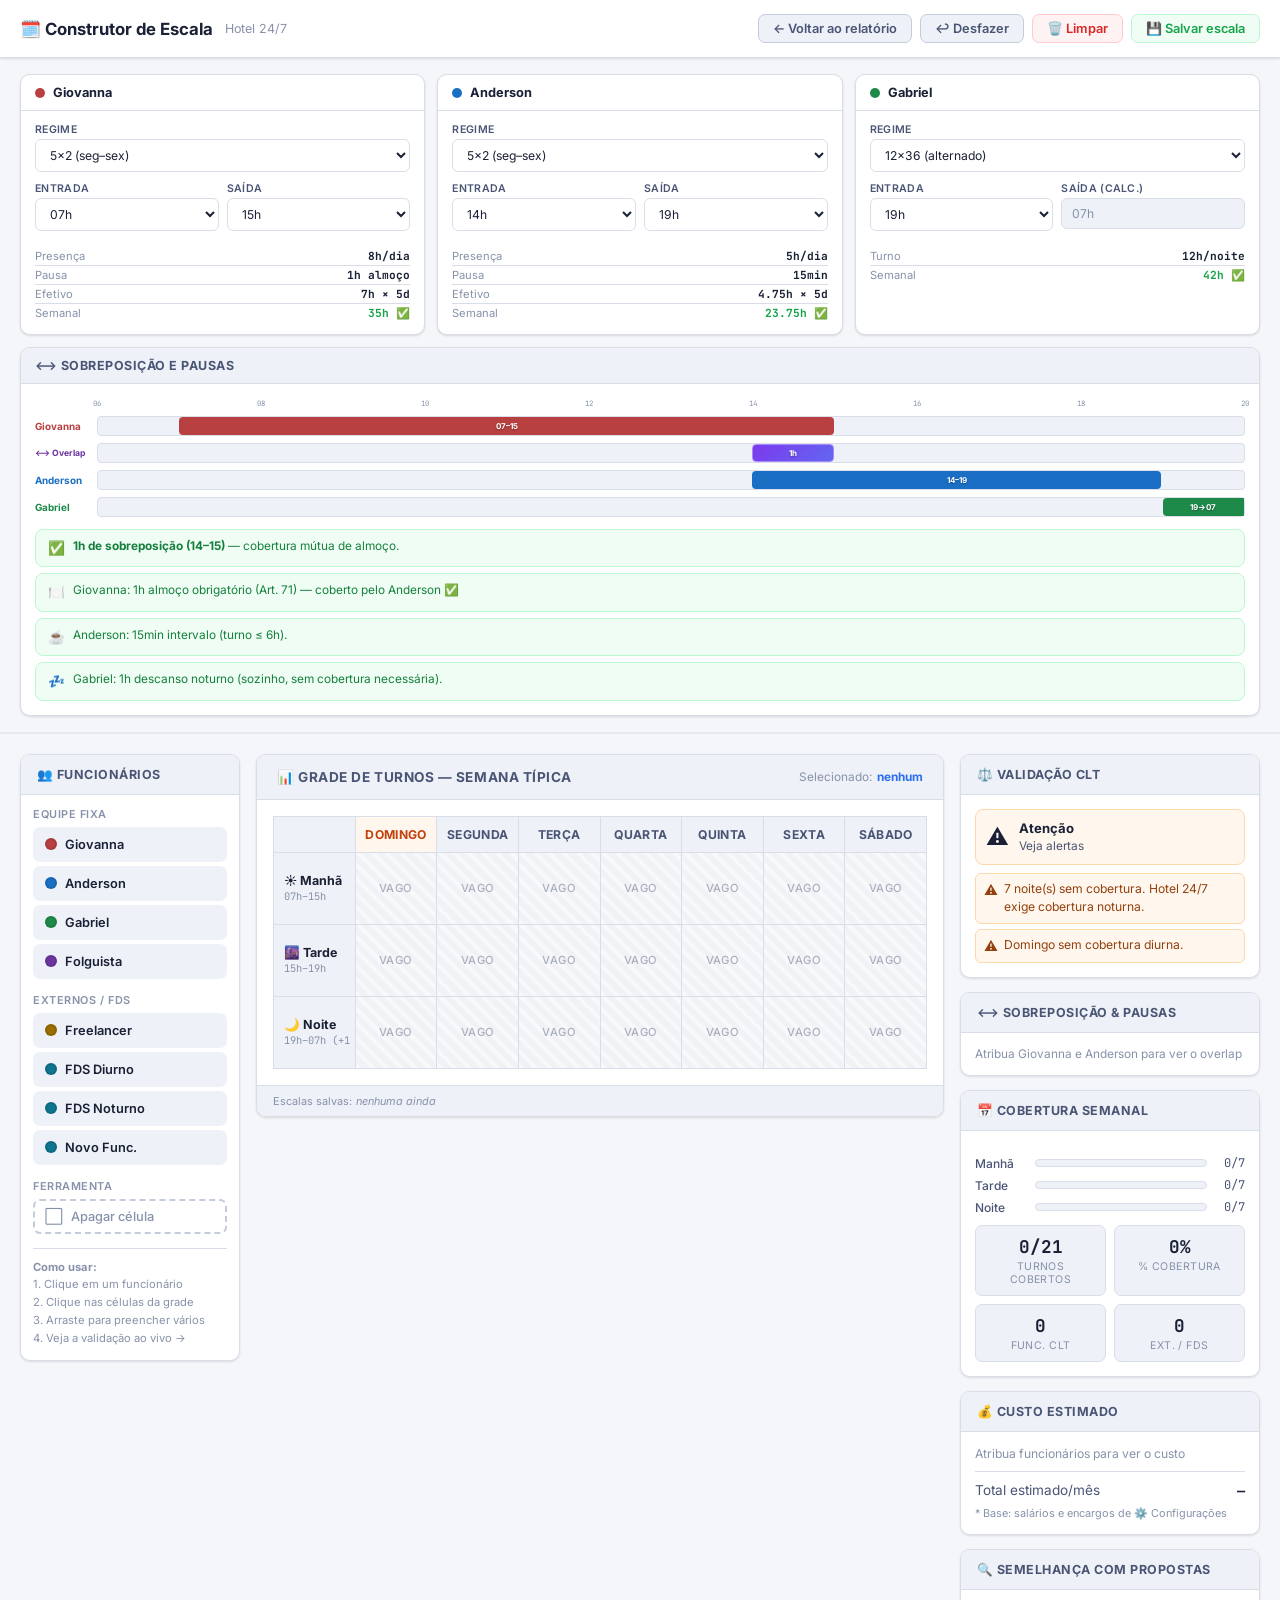
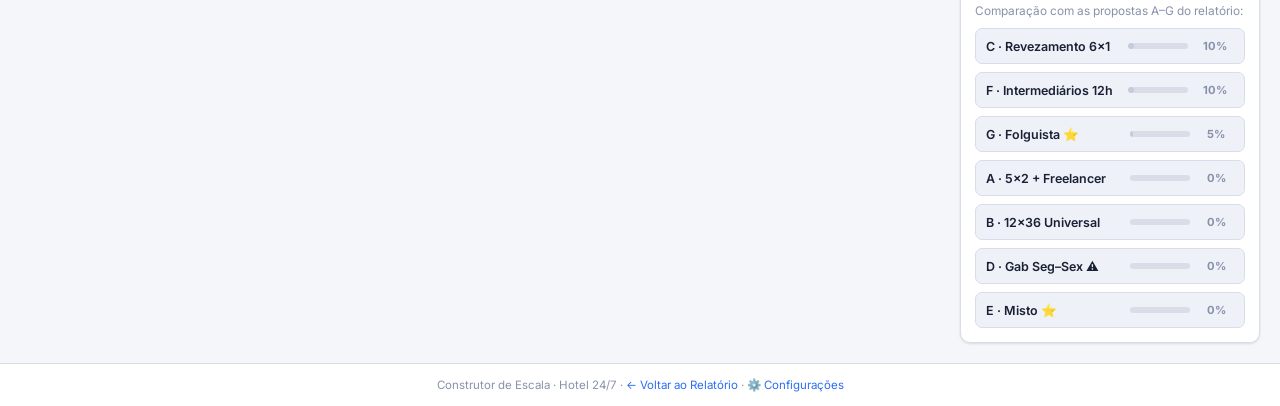
<file: schedule-builder.html>
<!DOCTYPE html>
<html lang="pt-BR">
<head>
<meta charset="UTF-8">
<meta name="viewport" content="width=device-width,initial-scale=1">
<title>Construtor de Escala — Hotel 24/7</title>
<link href="https://fonts.googleapis.com/css2?family=Inter:wght@300;400;500;600;700&family=JetBrains+Mono:wght@400;500&display=swap" rel="stylesheet">
<style>
*{margin:0;padding:0;box-sizing:border-box}
:root{
  --bg:#f4f6fa;--bg2:#fff;--bg3:#eef1f7;--card:#fff;
  --bdr:#d8dde8;--bdr2:#c4cbdb;
  --tx:#1a2035;--tx2:#4a5575;--tx3:#8792aa;
  --blue:#2c6ef2;--blue2:#1a56d6;--blue3:#eff6ff;
  --green:#16a34a;--red:#dc2626;--orange:#c2410c;--amber:#d97706;
  --ok-bg:#f0fdf4;--ok-bdr:#bbf7d0;
  --warn-bg:#fff7ed;--warn-bdr:#fed7aa;
  --crit-bg:#fef2f2;--crit-bdr:#fecaca;
  --info-bg:#eff6ff;--info-bdr:#bfdbfe;
  --sh:0 1px 3px rgba(0,0,0,.08),0 1px 2px rgba(0,0,0,.05);
  --sh2:0 4px 16px rgba(0,0,0,.12);
  /* employees */
  --c-gio:#b84040;--c-and:#1a6fc4;--c-gab:#1e8a4a;
  --c-free:#9a6e00;--c-folg:#6b35a0;--c-fds:#0e7490;--c-warn:#c0392b;
}
body{font-family:'Inter',sans-serif;background:var(--bg);color:var(--tx);min-height:100vh;font-size:14px}
a{color:var(--blue);text-decoration:none}
.mono{font-family:'JetBrains Mono',monospace}

/* ── HEADER ── */
.header{background:var(--bg2);border-bottom:1px solid var(--bdr);padding:14px 20px;box-shadow:var(--sh);position:sticky;top:0;z-index:300}
.header-inner{max-width:1400px;margin:0 auto;display:flex;align-items:center;justify-content:space-between;gap:12px;flex-wrap:wrap}
.header h1{font-size:1.05rem;font-weight:700;display:flex;align-items:center;gap:8px}
.header-actions{display:flex;gap:8px;align-items:center}
.btn{display:inline-flex;align-items:center;gap:5px;padding:6px 14px;border-radius:7px;border:1px solid;font-size:.8rem;font-weight:600;cursor:pointer;transition:all .15s;font-family:'Inter',sans-serif}
.btn-blue{background:var(--blue);border-color:var(--blue);color:#fff}.btn-blue:hover{background:var(--blue2)}
.btn-gray{background:var(--bg3);border-color:var(--bdr2);color:var(--tx2)}.btn-gray:hover{border-color:var(--bdr2);background:#e8ecf4}
.btn-red{background:#fef2f2;border-color:#fecaca;color:var(--red)}.btn-red:hover{background:#fee2e2}
.btn-green{background:var(--ok-bg);border-color:var(--ok-bdr);color:var(--green)}.btn-green:hover{background:#dcfce7}

/* ── LAYOUT ── */
.workspace{max-width:1400px;margin:0 auto;padding:20px;display:grid;grid-template-columns:220px 1fr 300px;gap:16px;align-items:start}
@media(max-width:1100px){.workspace{grid-template-columns:1fr}}

/* ── PALETTE ── */
.palette{background:var(--card);border:1px solid var(--bdr);border-radius:10px;box-shadow:var(--sh);overflow:hidden;position:sticky;top:72px}
.palette-hd{padding:12px 16px;background:var(--bg3);border-bottom:1px solid var(--bdr);font-size:.78rem;font-weight:700;text-transform:uppercase;letter-spacing:.04em;color:var(--tx2)}
.palette-bd{padding:12px}
.palette-section{margin-bottom:14px}
.palette-section-lbl{font-size:.68rem;font-weight:600;text-transform:uppercase;letter-spacing:.05em;color:var(--tx3);margin-bottom:6px}
.emp-chip{
  display:flex;align-items:center;gap:8px;padding:8px 10px;border-radius:7px;
  border:2px solid transparent;cursor:pointer;transition:all .15s;user-select:none;
  margin-bottom:4px;background:var(--bg3);
}
.emp-chip:hover{transform:translateX(2px);box-shadow:var(--sh)}
.emp-chip.selected{border-color:var(--blue);background:var(--blue3);box-shadow:0 0 0 3px rgba(44,110,242,.15)}
.emp-chip .chip-dot{width:12px;height:12px;border-radius:50%;flex-shrink:0;border:2px solid rgba(0,0,0,.1)}
.emp-chip .chip-name{font-size:.8rem;font-weight:600;color:var(--tx)}
.emp-chip .chip-desc{font-size:.66rem;color:var(--tx3);margin-top:1px}

.eraser-chip{
  display:flex;align-items:center;gap:8px;padding:8px 10px;border-radius:7px;
  border:2px dashed var(--bdr2);cursor:pointer;transition:all .15s;user-select:none;
  background:#fff;color:var(--tx3);font-size:.8rem;font-weight:500;
}
.eraser-chip:hover{border-color:var(--red);color:var(--red);background:#fef2f2}
.eraser-chip.selected{border-color:var(--red);background:#fef2f2;color:var(--red)}

/* ── GRID ── */
.grid-area{background:var(--card);border:1px solid var(--bdr);border-radius:10px;box-shadow:var(--sh);overflow:hidden}
.grid-hd{padding:14px 20px;background:var(--bg3);border-bottom:1px solid var(--bdr);display:flex;align-items:center;justify-content:space-between;flex-wrap:wrap;gap:8px}
.grid-hd h2{font-size:.85rem;font-weight:700;text-transform:uppercase;letter-spacing:.04em;color:var(--tx2)}
.grid-hint{font-size:.74rem;color:var(--tx3);display:flex;align-items:center;gap:5px}

.grid-wrap{overflow-x:auto;padding:16px}
.sched-grid{width:100%;border-collapse:collapse;table-layout:fixed;min-width:640px}
.sched-grid th{
  padding:10px 6px;text-align:center;font-weight:700;font-size:.76rem;
  text-transform:uppercase;background:var(--bg3);border:1px solid var(--bdr);
  color:var(--tx2);letter-spacing:.03em;
}
.sched-grid th.sun{color:var(--orange);background:#fff7ed}
.sched-grid td.row-lbl{
  background:var(--bg3);border:1px solid var(--bdr);padding:8px 10px;
  vertical-align:middle;white-space:nowrap;min-width:90px;
}
.row-lbl .rl-name{display:block;font-size:.78rem;font-weight:700;color:var(--tx)}
.row-lbl .rl-hours{display:block;font-size:.65rem;color:var(--tx3);font-family:'JetBrains Mono',monospace;margin-top:1px}

/* Grid cells */
.sched-grid td.cell{
  border:2px solid var(--bdr);height:72px;padding:0;
  cursor:pointer;transition:all .12s;position:relative;vertical-align:middle;text-align:center;
  border:1px solid var(--bdr);height:72px;padding:0;
  cursor:crosshair;transition:all .12s;position:relative;vertical-align:middle;text-align:center;
  user-select: none;
}
.sched-grid td.cell:hover{border-color:var(--blue);z-index:2;box-shadow:inset 0 0 0 2px rgba(44,110,242,.3)}
.sched-grid td.cell.drag-over{border-color:var(--blue);background:rgba(44,110,242,.08)!important}
.sched-grid td.cell.empty-cell{background:repeating-linear-gradient(45deg,#f8f9fb,#f8f9fb 4px,#f0f2f6 4px,#f0f2f6 10px)}
.sched-grid td.cell.tall{height:148px} /* rowspan=2 */

.cell-inner{
  display:flex;flex-direction:column;align-items:center;justify-content:center;
  height:100%;padding:5px;gap:2px;
}
.cell-name{font-size:.8rem;font-weight:700;color:#fff;text-shadow:0 1px 3px rgba(0,0,0,.3);white-space:nowrap;overflow:hidden;text-overflow:ellipsis;max-width:95%}
.cell-regime{font-size:.64rem;color:rgba(255,255,255,.85);background:rgba(0,0,0,.18);padding:1px 5px;border-radius:3px;white-space:nowrap;max-width:95%;overflow:hidden;text-overflow:ellipsis}
.cell-empty-label{font-size:.7rem;font-weight:500;color:#aab0c0;text-transform:uppercase;letter-spacing:.04em}

/* ── SIDEBAR ── */
.sidebar{display:flex;flex-direction:column;gap:14px;position:sticky;top:72px}

/* Status card */
.status-card{background:var(--card);border:1px solid var(--bdr);border-radius:10px;box-shadow:var(--sh);overflow:hidden}
.status-hd{padding:12px 16px;background:var(--bg3);border-bottom:1px solid var(--bdr);font-size:.78rem;font-weight:700;text-transform:uppercase;letter-spacing:.04em;color:var(--tx2);display:flex;align-items:center;gap:6px}
.status-bd{padding:14px}

/* CLT status */
.clt-status{display:flex;align-items:center;gap:10px;padding:10px;border-radius:8px;margin-bottom:8px;border:1px solid}
.clt-ok{background:var(--ok-bg);border-color:var(--ok-bdr)}
.clt-warn{background:var(--warn-bg);border-color:var(--warn-bdr)}
.clt-bad{background:var(--crit-bg);border-color:var(--crit-bdr)}
.clt-icon{font-size:1.4rem;flex-shrink:0}
.clt-label{font-size:.82rem;font-weight:700}
.clt-sub{font-size:.74rem;color:var(--tx2);margin-top:2px;line-height:1.4}

.issue-list{list-style:none;display:flex;flex-direction:column;gap:5px;margin-top:8px}
.issue-item{display:flex;gap:6px;font-size:.76rem;line-height:1.5;padding:6px 8px;border-radius:6px;border:1px solid}
.issue-err{background:var(--crit-bg);border-color:var(--crit-bdr);color:#991b1b}
.issue-warn{background:var(--warn-bg);border-color:var(--warn-bdr);color:#92400e}
.issue-ok{background:var(--ok-bg);border-color:var(--ok-bdr);color:#15803d}
.issue-icon{flex-shrink:0;font-size:.85rem}

/* Coverage */
.coverage-bars{display:flex;flex-direction:column;gap:6px;margin-top:10px}
.cov-row{display:flex;align-items:center;gap:8px;font-size:.75rem}
.cov-lbl{width:52px;flex-shrink:0;color:var(--tx2);font-weight:500}
.cov-bar-track{flex:1;height:8px;background:var(--bg3);border-radius:4px;overflow:hidden;border:1px solid var(--bdr)}
.cov-bar-fill{height:100%;border-radius:4px;transition:width .3s}
.cov-pct{width:30px;text-align:right;font-family:'JetBrains Mono',monospace;color:var(--tx2)}

/* Summary stats */
.stats-grid{display:grid;grid-template-columns:1fr 1fr;gap:8px;margin-top:10px}
.stat-box{background:var(--bg3);border:1px solid var(--bdr);border-radius:7px;padding:9px 11px;text-align:center}
.stat-val{font-size:1.1rem;font-weight:700;font-family:'JetBrains Mono',monospace;color:var(--tx)}
.stat-lbl{font-size:.66rem;color:var(--tx3);text-transform:uppercase;letter-spacing:.04em;margin-top:2px}

/* ── SIMILARITY ── */
.sim-list{display:flex;flex-direction:column;gap:8px;margin-top:10px}
.sim-row{display:flex;align-items:center;gap:8px;padding:8px 10px;border-radius:7px;background:var(--bg3);border:1px solid var(--bdr);transition:all .2s;cursor:default}
.sim-row:hover{border-color:var(--bdr2);background:#e8ecf4}
.sim-row.top-match{background:var(--ok-bg);border-color:var(--ok-bdr)}
.sim-name{font-size:.78rem;font-weight:600;flex:1;color:var(--tx)}
.sim-badge{font-size:.7rem;font-weight:700;padding:2px 7px;border-radius:10px;min-width:36px;text-align:center}
.sim-pct-track{width:60px;height:6px;background:var(--bdr);border-radius:3px;overflow:hidden}
.sim-pct-fill{height:100%;border-radius:3px;transition:width .3s}

/* ── TOOLTIPS ── */
.tooltip{position:absolute;bottom:calc(100%+6px);left:50%;transform:translateX(-50%);background:#1a2035;color:#fff;font-size:.7rem;padding:4px 8px;border-radius:5px;white-space:nowrap;pointer-events:none;opacity:0;transition:opacity .15s;z-index:100}
.cell:hover .tooltip{opacity:1}

/* ── HISTORY PILL ── */
.history-bar{display:flex;gap:4px;flex-wrap:wrap;padding:8px 16px;border-top:1px solid var(--bdr);background:var(--bg3)}
.history-pill{font-size:.68rem;padding:2px 8px;border-radius:10px;border:1px solid var(--bdr);background:var(--bg2);color:var(--tx3);cursor:pointer;transition:all .1s}
.history-pill:hover{border-color:var(--blue);color:var(--blue)}

/* ── MISC ── */
.divider{height:1px;background:var(--bdr);margin:10px 0}
.badge{display:inline-block;padding:2px 8px;border-radius:12px;font-size:.69rem;font-weight:600;border:1px solid}
.badge-blue{background:var(--info-bg);border-color:var(--info-bdr);color:var(--blue2)}
.badge-green{background:var(--ok-bg);border-color:var(--ok-bdr);color:var(--green)}
.badge-red{background:var(--crit-bg);border-color:var(--crit-bdr);color:var(--red)}
.badge-amber{background:#fffbeb;border-color:#fde68a;color:var(--amber)}
/* ── GENERATOR SECTION (top) ── */
.gen-section{max-width:1400px;margin:0 auto;padding:16px 20px 0}
.gen-grid{display:grid;grid-template-columns:1fr 1fr 1fr;gap:12px}
@media(max-width:900px){.gen-grid{grid-template-columns:1fr}}
.gen-card{background:var(--card);border:1px solid var(--bdr);border-radius:10px;box-shadow:var(--sh);overflow:hidden}
.gen-card-hd{padding:10px 14px;border-bottom:1px solid var(--bdr);display:flex;align-items:center;gap:8px;font-weight:700;font-size:.8rem}
.gen-card-hd .gdot{width:10px;height:10px;border-radius:50%}
.gen-card-bd{padding:12px 14px}
.gfield{margin-bottom:10px}
.gfield label{display:block;font-size:.66rem;font-weight:600;color:var(--tx2);margin-bottom:3px;text-transform:uppercase;letter-spacing:.03em}
.gfield select,.gfield input[type=text]{width:100%;padding:7px 10px;border-radius:6px;border:1.5px solid var(--bdr);font-family:'Inter',sans-serif;font-size:.76rem;color:var(--tx);background:var(--bg2)}
.gfield select:focus{outline:none;border-color:var(--blue)}
.gfield-row{display:grid;grid-template-columns:1fr 1fr;gap:8px}
.gresult{font-size:.7rem;margin-top:6px}
.gresult .gr{display:flex;justify-content:space-between;padding:2px 0;border-bottom:1px solid var(--bdr)}
.gresult .gr:last-child{border:none}
.gresult .gl{color:var(--tx3)}.gresult .gv{font-weight:700;font-family:'JetBrains Mono',monospace}
.gv.gok{color:var(--green)}.gv.gwarn{color:var(--amber)}.gv.gbad{color:var(--red)}

.gen-overlap{background:var(--card);border:1px solid var(--bdr);border-radius:10px;box-shadow:var(--sh);overflow:hidden;margin-top:12px}
.gen-ov-hd{padding:10px 14px;background:var(--bg3);border-bottom:1px solid var(--bdr);font-size:.78rem;font-weight:700;text-transform:uppercase;letter-spacing:.04em;color:var(--tx2)}
.gen-ov-bd{padding:14px}
.gov-ruler{position:relative;height:14px;margin-left:62px;margin-bottom:2px}
.gov-ruler span{position:absolute;top:0;font-size:.46rem;color:var(--tx3);font-family:'JetBrains Mono',monospace;transform:translateX(-50%)}
.gov-row{display:flex;align-items:center;height:24px;margin-bottom:3px}
.gov-lbl{width:62px;font-size:.62rem;font-weight:700;flex-shrink:0}
.gov-track{flex:1;position:relative;height:20px;background:var(--bg3);border-radius:4px;border:1px solid var(--bdr)}
.gov-bar{position:absolute;top:0;height:100%;border-radius:4px;display:flex;align-items:center;justify-content:center}
.gov-bar span{font-size:.5rem;font-weight:700;color:#fff;text-shadow:0 1px 2px rgba(0,0,0,.3);white-space:nowrap;padding:0 2px}
.gov-bar-purple{background:linear-gradient(135deg,#7c3aed,#6366f1)!important;border:1.5px solid #a78bfa}
.gen-alerts{display:flex;flex-direction:column;gap:6px;margin-top:10px}
.ga{display:flex;gap:8px;align-items:flex-start;padding:8px 12px;border-radius:8px;font-size:.74rem;line-height:1.5;border:1px solid}
.ga-ok{background:var(--ok-bg);border-color:var(--ok-bdr);color:#15803d}
.ga-warn{background:var(--warn-bg);border-color:var(--warn-bdr);color:#92400e}
.ga-bad{background:var(--crit-bg);border-color:var(--crit-bdr);color:#991b1b}
.ga .ga-i{flex-shrink:0;font-size:.85rem}
.gen-divider{max-width:1400px;margin:16px auto 0;border:none;border-top:2px solid var(--bdr);opacity:.5}

/* ── OVERLAP VIZ (sidebar) ── */
.ov-mini{margin:8px 0}
.ov-mini .ov-ruler{position:relative;height:12px;margin-left:50px;margin-bottom:2px}
.ov-mini .ov-ruler span{position:absolute;top:0;font-size:.44rem;color:var(--tx3);font-family:'JetBrains Mono',monospace;transform:translateX(-50%)}
.ov-mini .ov-row{display:flex;align-items:center;height:18px;margin-bottom:2px}
.ov-mini .ov-lbl{width:50px;font-size:.58rem;font-weight:600;flex-shrink:0}
.ov-mini .ov-track{flex:1;position:relative;height:14px;background:var(--bg3);border-radius:3px;border:1px solid var(--bdr)}
.ov-mini .ov-bar{position:absolute;top:0;height:100%;border-radius:3px;display:flex;align-items:center;justify-content:center}
.ov-mini .ov-bar span{font-size:.46rem;font-weight:700;color:#fff;text-shadow:0 1px 2px rgba(0,0,0,.3);white-space:nowrap;padding:0 2px}
.ov-mini .ov-bar-purple{background:linear-gradient(135deg,#7c3aed,#6366f1)!important;border:1px solid #a78bfa}
.ov-pause-list{margin:6px 0;font-size:.7rem}
.ov-pause-item{display:flex;gap:6px;padding:3px 0;border-bottom:1px solid var(--bdr)}
.ov-pause-item:last-child{border:none}
.ov-pause-item .opl{color:var(--tx3);width:60px;flex-shrink:0;font-weight:500;font-size:.66rem}
.ov-pause-item .opv{font-weight:600;font-size:.68rem}

.footer{padding:14px 20px;text-align:center;color:var(--tx3);font-size:.72rem;border-top:1px solid var(--bdr);background:var(--bg2)}

/* Selected employee indicator */
.selected-indicator{
  position:fixed;bottom:24px;left:50%;transform:translateX(-50%);
  background:var(--tx);color:#fff;border-radius:20px;padding:8px 18px;
  font-size:.8rem;font-weight:600;box-shadow:var(--sh2);
  display:none;align-items:center;gap:8px;z-index:999;
  pointer-events:none;
}
.selected-indicator.show{display:flex}
.sel-dot{width:10px;height:10px;border-radius:50%;border:2px solid rgba(255,255,255,.5)}
</style>
</head>
<body>

<!-- HEADER -->
<div class="header">
  <div class="header-inner">
    <h1>🗓️ Construtor de Escala <span style="font-size:.78rem;font-weight:400;color:var(--tx3);margin-left:4px">Hotel 24/7</span></h1>
    <div class="header-actions">
      <a href="./index.html" class="btn btn-gray">← Voltar ao relatório</a>
      <button class="btn btn-gray" onclick="undoLast()">↩ Desfazer</button>
      <button class="btn btn-red" onclick="clearGrid()">🗑️ Limpar</button>
      <button class="btn btn-green" onclick="saveToReport()">💾 Salvar escala</button>
    </div>
  </div>
</div>

<!-- ══ GERADOR INTERATIVO ══════════════════════════════════ -->
<div class="gen-section">
  <div class="gen-grid">
    <!-- Giovanna -->
    <div class="gen-card">
      <div class="gen-card-hd"><div class="gdot" style="background:var(--c-gio)"></div> Giovanna</div>
      <div class="gen-card-bd">
        <div class="gfield">
          <label>Regime</label>
          <select id="g-gio-reg" onchange="recalcGen()">
            <option value="5x2">5×2 (seg–sex)</option>
            <option value="6x1">6×1 (seg–sáb)</option>
          </select>
        </div>
        <div class="gfield-row">
          <div class="gfield"><label>Entrada</label>
            <select id="g-gio-in" onchange="recalcGen()"><option value="6">06h</option><option value="7" selected>07h</option></select>
          </div>
          <div class="gfield"><label>Saída</label>
            <select id="g-gio-out" onchange="recalcGen()"><option value="13">13h</option><option value="14">14h</option><option value="15" selected>15h</option><option value="16">16h</option></select>
          </div>
        </div>
        <div class="gresult" id="g-gio-res"></div>
      </div>
    </div>
    <!-- Anderson -->
    <div class="gen-card">
      <div class="gen-card-hd"><div class="gdot" style="background:var(--c-and)"></div> Anderson</div>
      <div class="gen-card-bd">
        <div class="gfield">
          <label>Regime</label>
          <select id="g-and-reg" onchange="recalcGen()">
            <option value="5x2">5×2 (seg–sex)</option>
            <option value="6x1">6×1 (seg–sáb)</option>
          </select>
        </div>
        <div class="gfield-row">
          <div class="gfield"><label>Entrada</label>
            <select id="g-and-in" onchange="recalcGen()"><option value="10">10h</option><option value="11">11h</option><option value="13">13h</option><option value="14" selected>14h</option><option value="15">15h</option></select>
          </div>
          <div class="gfield"><label>Saída</label>
            <select id="g-and-out" onchange="recalcGen()"><option value="19" selected>19h</option><option value="20">20h</option><option value="21">21h</option><option value="22">22h</option></select>
          </div>
        </div>
        <div class="gresult" id="g-and-res"></div>
      </div>
    </div>
    <!-- Gabriel -->
    <div class="gen-card">
      <div class="gen-card-hd"><div class="gdot" style="background:var(--c-gab)"></div> Gabriel</div>
      <div class="gen-card-bd">
        <div class="gfield">
          <label>Regime</label>
          <select id="g-gab-reg" onchange="recalcGen()">
            <option value="12x36" selected>12×36 (alternado)</option>
            <option value="5x2">5×2 (seg–sex)</option>
            <option value="6x1">6×1 (seg–sáb)</option>
            <option value="ilegal">12h seg–sex (ILEGAL)</option>
          </select>
        </div>
        <div class="gfield-row">
          <div class="gfield"><label>Entrada</label>
            <select id="g-gab-in" onchange="recalcGen()"><option value="19" selected>19h</option><option value="22">22h</option></select>
          </div>
          <div class="gfield"><label>Saída (calc.)</label>
            <input type="text" id="g-gab-out" value="07h" readonly style="background:var(--bg3);color:var(--tx3)">
          </div>
        </div>
        <div class="gresult" id="g-gab-res"></div>
      </div>
    </div>
  </div>

  <!-- Overlap viz -->
  <div class="gen-overlap">
    <div class="gen-ov-hd">⟷ Sobreposição e Pausas</div>
    <div class="gen-ov-bd">
      <div id="gen-ov-viz"></div>
      <div class="gen-alerts" id="gen-alerts"></div>
    </div>
  </div>
</div>
<hr class="gen-divider">

<!-- WORKSPACE -->
<div class="workspace">

  <!-- ── PALETTE ── -->
  <div class="palette">
    <div class="palette-hd">👥 Funcionários</div>
    <div class="palette-bd">
      <div class="palette-section">
        <div class="palette-section-lbl">Equipe Fixa</div>
        <div class="emp-chip" data-emp="gio" onclick="selectEmp('gio')" draggable="true" ondragstart="ePaletteDrag(event,'gio')">
          <div class="chip-dot" style="background:var(--c-gio)"></div>
          <div class="chip-name">Giovanna</div>
        </div>
        <div class="emp-chip" data-emp="and" onclick="selectEmp('and')" draggable="true" ondragstart="ePaletteDrag(event,'and')">
          <div class="chip-dot" style="background:var(--c-and)"></div>
          <div class="chip-name">Anderson</div>
        </div>
        <div class="emp-chip" data-emp="gab" onclick="selectEmp('gab')" draggable="true" ondragstart="ePaletteDrag(event,'gab')">
          <div class="chip-dot" style="background:var(--c-gab)"></div>
          <div class="chip-name">Gabriel</div>
        </div>
        <div class="emp-chip" data-emp="folg" onclick="selectEmp('folg')" draggable="true" ondragstart="ePaletteDrag(event,'folg')">
          <div class="chip-dot" style="background:var(--c-folg)"></div>
          <div class="chip-name">Folguista</div>
        </div>
      </div>
      <div class="palette-section">
        <div class="palette-section-lbl">Externos / FDS</div>
        <div class="emp-chip" data-emp="free" onclick="selectEmp('free')" draggable="true" ondragstart="ePaletteDrag(event,'free')">
          <div class="chip-dot" style="background:var(--c-free)"></div>
          <div class="chip-name">Freelancer</div>
        </div>
        <div class="emp-chip" data-emp="fds_d" onclick="selectEmp('fds_d')" draggable="true" ondragstart="ePaletteDrag(event,'fds_d')">
          <div class="chip-dot" style="background:var(--c-fds)"></div>
          <div class="chip-name">FDS Diurno</div>
        </div>
        <div class="emp-chip" data-emp="fds_n" onclick="selectEmp('fds_n')" draggable="true" ondragstart="ePaletteDrag(event,'fds_n')">
          <div class="chip-dot" style="background:var(--c-fds)"></div>
          <div class="chip-name">FDS Noturno</div>
        </div>
        <div class="emp-chip" data-emp="novo" onclick="selectEmp('novo')" draggable="true" ondragstart="ePaletteDrag(event,'novo')">
          <div class="chip-dot" style="background:#0e7490"></div>
          <div class="chip-name">Novo Func.</div>
        </div>
      </div>
      <div class="palette-section">
        <div class="palette-section-lbl">Ferramenta</div>
        <div class="eraser-chip" id="eraser-chip" onclick="selectEmp('empty')" draggable="true" ondragstart="ePaletteDrag(event,'empty')">
          <span>⬜</span> Apagar célula
        </div>
      </div>
      <div class="divider"></div>
      <div style="font-size:.7rem;color:var(--tx3);line-height:1.6">
        <strong>Como usar:</strong><br>
        1. Clique em um funcionário<br>
        2. Clique nas células da grade<br>
        3. Arraste para preencher vários<br>
        4. Veja a validação ao vivo →
      </div>
    </div>
  </div>

  <!-- ── GRID ── -->
  <div class="grid-area">
    <div class="grid-hd">
      <h2>📊 Grade de Turnos — Semana Típica</h2>
      <div class="grid-hint">
        <span>Selecionado:</span>
        <span id="selected-label" style="font-weight:700;color:var(--blue)">nenhum</span>
      </div>
    </div>
    <div class="grid-wrap">
      <table class="sched-grid" id="main-grid"></table>
    </div>
    <!-- History -->
    <div class="history-bar" id="history-bar">
      <span style="font-size:.68rem;color:var(--tx3);flex-shrink:0">Escalas salvas:</span>
      <span style="font-size:.68rem;color:var(--tx3);font-style:italic" id="no-history">nenhuma ainda</span>
    </div>
  </div>

  <!-- ── SIDEBAR ── -->
  <div class="sidebar">

    <!-- CLT Status -->
    <div class="status-card">
      <div class="status-hd">⚖️ Validação CLT</div>
      <div class="status-bd">
        <div id="clt-overall" class="clt-status clt-ok">
          <div class="clt-icon">✅</div>
          <div><div class="clt-label">Escala válida</div><div class="clt-sub">Nenhuma violação identificada</div></div>
        </div>
        <ul class="issue-list" id="issue-list"></ul>
      </div>
    </div>

    <!-- Overlap -->
    <div class="status-card">
      <div class="status-hd">⟷ Sobreposição & Pausas</div>
      <div class="status-bd" id="overlap-area">
        <div style="font-size:.74rem;color:var(--tx3)">Atribua Giovanna e Anderson para ver o overlap</div>
      </div>
    </div>

    <!-- Cobertura -->
    <div class="status-card">
      <div class="status-hd">📅 Cobertura Semanal</div>
      <div class="status-bd">
        <div class="coverage-bars" id="coverage-bars"></div>
        <div class="stats-grid" id="stats-grid"></div>
      </div>
    </div>

    <!-- Custo estimado -->
    <div class="status-card">
      <div class="status-hd">💰 Custo Estimado</div>
      <div class="status-bd">
        <div id="cost-breakdown" style="font-size:.8rem;display:flex;flex-direction:column;gap:4px"></div>
        <div class="divider"></div>
        <div style="display:flex;justify-content:space-between;font-size:.85rem">
          <span style="color:var(--tx2)">Total estimado/mês</span>
          <span class="mono" style="font-weight:700" id="cost-total">—</span>
        </div>
        <p style="font-size:.68rem;color:var(--tx3);margin-top:6px">* Base: salários e encargos de ⚙️ Configurações</p>
      </div>
    </div>

    <!-- Similaridade -->
    <div class="status-card">
      <div class="status-hd">🔍 Semelhança com Propostas</div>
      <div class="status-bd">
        <p style="font-size:.74rem;color:var(--tx3);margin-bottom:4px">Comparação com as propostas A–G do relatório:</p>
        <div class="sim-list" id="sim-list"></div>
      </div>
    </div>

  </div>
</div>

<!-- Selected indicator (fixed) -->
<div class="selected-indicator" id="sel-indicator">
  <div class="sel-dot" id="sel-dot"></div>
  <span id="sel-text">Nenhum selecionado</span>
  <span style="font-size:.7rem;opacity:.7">· clique nas células para atribuir</span>
</div>

<div class="footer">
  Construtor de Escala · Hotel 24/7 · <a href="./index.html">← Voltar ao Relatório</a> · <a href="./config.html">⚙️ Configurações</a>
</div>

<script>
// ── CONFIG ─────────────────────────────────────────────────
var STORE_KEY = 'hotel_escala_config';
var CFG = {
  salaries:{giovanna:1700,anderson:2100,gabriel:1800,folguista:1500,freelancer:250,fdsDay:491,fdsNight:982},
  charges:{inss:20,rat:2,terceiros:5.8,fgts:8,ferias:11.11,decimo:8.33,fgtsProv:1.92,noturno:20}
};
try { var r=localStorage.getItem(STORE_KEY); if(r) CFG=JSON.parse(r); } catch(e){}

function SC() {
  var ms=7, as=15, ns=19; // fixed shifts
  var ph=function(h){h=((h%24)+24)%24;return(h<10?'0':'')+h;};
  return {ms:ms,as:as,ns:ns,
    lM:ph(ms)+'h–'+ph(as)+'h', lA:ph(as)+'h–'+ph(ns)+'h', lN:ph(ns)+'h–'+ph(ms)+'h (+1 dia)',
    nDur:(ms+24)-ns, dayDur:ns-ms};
}
function SAL() {
  var s=CFG.salaries||{};
  return {gio:+s.giovanna||1700,and:+s.anderson||2100,gab:+s.gabriel||1800,
          folg:+s.folguista||1500,free:+s.freelancer||250,fds:+s.fdsDay||491,fds2:+s.fdsNight||982};
}
function ENC() {
  var c=CFG.charges||{};
  var inss=+c.inss||20,rat=+c.rat||2,terc=+c.terceiros||5.8,fgts=+c.fgts||8;
  var fer=+c.ferias||11.11,e13=+c.decimo||8.33,fp=+c.fgtsProv||1.92,not=+c.noturno||20;
  return {inss:inss,rat:rat,terc:terc,fgts:fgts,fer:fer,e13:e13,fp:fp,not:not,
    emp:inss+rat+terc+fgts,prov:fer+e13+fp,total:inss+rat+terc+fgts+fer+e13+fp};
}
var fm=function(v){return 'R$\u00a0'+Math.round(+v||0).toLocaleString('pt-BR');};

// ── EMPLOYEE DEFINITIONS ───────────────────────────────────
var EMPS = {
  gio:   {name:'Giovanna',    color:'#b84040', regime:'6×1 CLT',        maxDays:6, type:'fixed'},
  and:   {name:'Anderson',    color:'#1a6fc4', regime:'6×1 CLT',        maxDays:6, type:'fixed'},
  gab:   {name:'Gabriel',     color:'#1e8a4a', regime:'12×36',          maxDays:4, type:'night_1236'},
  folg:  {name:'Folguista',   color:'#6b35a0', regime:'6×1 + B.Horas', maxDays:6, type:'fixed'},
  free:  {name:'Freelancer',  color:'#9a6e00', regime:'PJ/MEI',         maxDays:7, type:'external'},
  fds_d: {name:'FDS Diurno',  color:'#0e7490', regime:'T.Parcial 12h',  maxDays:1, type:'fds'},
  fds_n: {name:'FDS Noturno', color:'#0e7490', regime:'T.Parcial 12h',  maxDays:2, type:'fds_night'},
  novo:  {name:'Novo Func.',  color:'#0e7490', regime:'12×36',          maxDays:4, type:'night_1236'},
  empty: {name:'',            color:'',        regime:'',               maxDays:0, type:'empty'}
};

// ── STATE ─────────────────────────────────────────────────
// grid[row][col] = empKey | null
// rows: 0=manhã, 1=tarde, 2=noite
// cols: 0=Dom, 1=Seg, 2=Ter, 3=Qua, 4=Qui, 5=Sex, 6=Sáb
var grid = [
  [null,null,null,null,null,null,null], // manhã
  [null,null,null,null,null,null,null], // tarde
  [null,null,null,null,null,null,null]  // noite
];

var selectedEmp  = null;
var isDragging   = false;
var undoHistory = [];
var savedSlots   = [];

// ── GRID RENDERING ────────────────────────────────────────
var DAY_NAMES = ['Domingo','Segunda','Terça','Quarta','Quinta','Sexta','Sábado'];
var ROW_NAMES = [
  {label:'☀️ Manhã', key:'lM'},
  {label:'🌆 Tarde',  key:'lA'},
  {label:'🌙 Noite',  key:'lN'}
];

function renderGrid() {
  var sc = SC();
  var tbl = document.getElementById('main-grid');
  if (!tbl) return;

  var html = '<thead><tr><th style="background:var(--bg3);border:1px solid var(--bdr);min-width:90px"></th>';
  for (var d=0; d<7; d++) {
    html += '<th class="'+(d===0?'sun':'')+'">' + DAY_NAMES[d] + '</th>';
  }
  html += '</tr></thead><tbody>';

  var rowLabels = [sc.lM, sc.lA, sc.lN];

  for (var r=0; r<3; r++) {
    html += '<tr><td class="row-lbl"><span class="rl-name">'+ROW_NAMES[r].label+'</span><span class="rl-hours">'+rowLabels[r]+'</span></td>';
    for (var c=0; c<7; c++) {
      var empKey = grid[r][c];
      var emp = empKey ? EMPS[empKey] : null;
      var bg = emp ? emp.color : '';
      var cellClass = emp ? 'cell' : 'cell empty-cell';
      html += '<td class="'+cellClass+'" data-row="'+r+'" data-col="'+c+'" draggable="true"'
           + (bg ? ' style="background:'+bg+'"' : '')
           + ' onclick="cellClick('+r+','+c+')"'
           + ' onmousedown="cellMouseDown(event,'+r+','+c+')"'
           + ' onmouseenter="cellMouseEnter('+r+','+c+')"'
           + ' ondragstart="cellDragStart(event,'+r+','+c+')"'
           + ' ondragover="cellDragOver(event)"'
           + ' ondrop="cellDrop(event,'+r+','+c+')"'
           + ' ondragleave="cellDragLeave(event)"'
           + '>';
      if (emp) {
        html += '<div class="cell-inner"><span class="cell-name">'+emp.name+'</span></div>';
      } else {
        html += '<div class="cell-inner"><span class="cell-empty-label">Vago</span></div>';
      }
      html += '</td>';
    }
    html += '</tr>';
  }
  html += '</tbody>';
  tbl.innerHTML = html;

  validate();
  updateOverlap();
  updateSimilarity();
  updateCost();
}

// ── CELL INTERACTION ──────────────────────────────────────
function cellClick(r, c) {
  console.log('cellClick called for', r, c, 'selectedEmp:', selectedEmp);
  if (!selectedEmp || isDragging) return;
  pushHistory();
  applyCell(r, c, selectedEmp);
}

function cellMouseDown(e, r, c) {
  if (!selectedEmp) return;
  isDragging = true;
}

function cellMouseEnter(r, c) {
  if (!isDragging || !selectedEmp) return;
  applyCell(r, c, selectedEmp);
}

function applyCell(r, c, empKey) {
  if (empKey === 'empty') {
    grid[r][c] = null;
  } else {
    grid[r][c] = empKey;
  }
  renderGrid();
}

document.addEventListener('mouseup', function() { 
  isDragging = false; 
});

// ── DRAG & DROP ───────────────────────────────────────────
var dragSrcRow = null, dragSrcCol = null;

function cellDragStart(e, r, c) {
  if (selectedEmp) { e.preventDefault(); return; } 
  dragSrcRow = r; dragSrcCol = c;
  e.dataTransfer.effectAllowed = 'move';
  e.dataTransfer.setData('text/plain', r+','+c);
}
function cellDragOver(e) {
  e.preventDefault();
  e.dataTransfer.dropEffect = 'move';
  e.currentTarget.classList.add('drag-over');
}
function cellDragLeave(e) {
  e.currentTarget.classList.remove('drag-over');
}

function ePaletteDrag(e, key) {
  e.dataTransfer.setData('empKey', key);
  selectEmp(key);
}

function cellDrop(e, r, c) {
  console.log('cellDrop called for', r, c);
  e.preventDefault();
  e.currentTarget.classList.remove('drag-over');
  
  var paletteKey = e.dataTransfer.getData('empKey');
  console.log('paletteKey:', paletteKey);
  
  if (paletteKey) {
    // Drag from palette
    pushHistory();
    applyCell(r, c, paletteKey);
  } else if (dragSrcRow !== null) {
    // Move from another cell
    pushHistory();
    var srcEmp = grid[dragSrcRow][dragSrcCol];
    grid[r][c] = srcEmp;
    grid[dragSrcRow][dragSrcCol] = null;
    dragSrcRow = null; dragSrcCol = null;
    renderGrid();
  }
}

// ── EMPLOYEE SELECTION ────────────────────────────────────
function selectEmp(key) {
  console.log('selectEmp called with', key);
  selectedEmp = key;
  // Update chip highlights
  document.querySelectorAll('.emp-chip').forEach(function(el) {
    el.classList.toggle('selected', el.dataset.emp === key);
  });
  var eraser = document.getElementById('eraser-chip');
  if (eraser) eraser.classList.toggle('selected', key === 'empty');

  var indicator = document.getElementById('sel-indicator');
  var selText   = document.getElementById('sel-text');
  var selDot    = document.getElementById('sel-dot');
  var selLabel  = document.getElementById('selected-label');

  if (key === 'empty') {
    if (indicator) indicator.classList.add('show');
    if (selText)   selText.textContent = 'Apagando células';
    if (selDot)    selDot.style.background = '#ccc';
    if (selLabel)  selLabel.textContent = '⬜ Apagar';
    if (selLabel)  selLabel.style.color = 'var(--red)';
  } else if (key && EMPS[key]) {
    var emp = EMPS[key];
    if (indicator) indicator.classList.add('show');
    if (selText)   selText.textContent = emp.name;
    if (selDot)    selDot.style.background = emp.color;
    if (selLabel)  selLabel.textContent = emp.name;
    if (selLabel)  selLabel.style.color = emp.color;
  } else {
    if (indicator) indicator.classList.remove('show');
    if (selLabel)  { selLabel.textContent = 'nenhum'; selLabel.style.color='var(--blue)'; }
  }
}

// ── HISTORY ───────────────────────────────────────────────
function pushHistory() {
  undoHistory.push(JSON.parse(JSON.stringify(grid)));
  if (undoHistory.length > 30) undoHistory.shift();
}
function undoLast() {
  if (!undoHistory.length) return;
  grid = undoHistory.pop();
  renderGrid();
}
function clearGrid() {
  if (!confirm('Limpar toda a grade?')) return;
  pushHistory();
  grid = [[null,null,null,null,null,null,null],[null,null,null,null,null,null,null],[null,null,null,null,null,null,null]];
  renderGrid();
}

// ── CLT VALIDATION ────────────────────────────────────────
function validate() {
  var sc = SC();
  var issues = [];

  // Collect data per employee
  var empData = {};
  var empKeys = Object.keys(EMPS).filter(k => k !== 'empty');
  empKeys.forEach(k => {
    empData[k] = { shifts: [], days: 0, morning: 0, afternoon: 0, night: 0 };
  });

  for (var r=0; r<3; r++) {
    for (var c=0; c<7; c++) {
      var k = grid[r][c];
      if (k && k !== 'empty' && empData[k]) {
        empData[k].shifts.push({row: r, col: c, day: c});
        empData[k].days++;
        if (r === 0) empData[k].morning++;
        else if (r === 1) empData[k].afternoon++;
        else empData[k].night++;
      }
    }
  }

  // Analyze each employee
  empKeys.forEach(k => {
    var data = empData[k];
    var emp = EMPS[k];
    var name = emp.name;

    if (data.days === 0) return; // not used

    // 1. Total days per week
    if (data.days > 6) {
      issues.push({type:'err', msg: name + ': ' + data.days + ' turnos/semana — máximo 6 (CLT).'});
    } else if (data.days === 6) {
      issues.push({type:'warn', msg: name + ': 6 turnos/semana. Verificar se é 6×1 ou 5×2 com banco de horas.'});
    }

    // 2. Night shift info (generic, without regime assumptions)
    if (data.night > 0) {
      // Show consecutive nights info (useful to detect patterns)
      var nightDays = [];
      for (var c=0; c<7; c++) if (grid[2][c] === k) nightDays.push(c);
      var consec = 0, maxConsec = 0;
      for (var i=0; i<nightDays.length; i++) {
        if (i > 0 && nightDays[i] === nightDays[i-1] + 1) consec++;
        else consec = 1;
        maxConsec = Math.max(maxConsec, consec);
      }
      if (maxConsec > 3) {
        issues.push({type:'warn', msg: name + ': ' + maxConsec + ' noites consecutivas. Verifique folga de 36h entre ciclos.'});
      }
    }

    // 4. Weekly hours estimation
    var hours = 0;
    if (data.morning > 0) hours += data.morning * 8; // assume 8h morning
    if (data.afternoon > 0) hours += data.afternoon * 8; // 8h afternoon
    if (data.night > 0) hours += data.night * 12; // 12h night
    if (hours > 44) { // 44h is limit for 6 days
      issues.push({type:'warn', msg: name + ': ~' + hours + 'h/semana. Acima de 44h, verificar extras.'});
    }

    // 5. Interjornada (min 11h between shifts)
    var sortedShifts = data.shifts.sort((a,b) => a.col - b.col || a.row - b.row);
    for (var i=1; i<sortedShifts.length; i++) {
      var prev = sortedShifts[i-1], curr = sortedShifts[i];
      var prevEnd = prev.row === 0 ? sc.as : prev.row === 1 ? sc.ns : sc.ms + 24;
      var currStart = curr.row === 0 ? sc.ms : curr.row === 1 ? sc.as : sc.ns;
      var gap = currStart - prevEnd;
      if (prev.col === curr.col) { // same day
        if (gap < 11) {
          issues.push({type:'err', msg: name + ': Interjornada de ' + gap + 'h no ' + DAY_NAMES[curr.col] + ' — mínimo 11h (Art. 66).'});
        }
      } else if (curr.col === prev.col + 1) { // next day
        // overnight gap
        var overnightGap = (24 - prevEnd) + currStart;
        if (overnightGap < 11) {
          issues.push({type:'err', msg: name + ': Interjornada overnight de ' + overnightGap + 'h — mínimo 11h.'});
        }
      }
    }
  });

  // General checks
  // Night coverage
  var nightGaps = 0;
  for (var c=0; c<7; c++) if (!grid[2][c]) nightGaps++;
  if (nightGaps > 0) issues.push({type:'warn', msg: nightGaps + ' noite(s) sem cobertura. Hotel 24/7 exige cobertura noturna.'});

  // Sunday coverage
  var sunCoverage = grid[0][0] || grid[1][0];
  if (!sunCoverage) issues.push({type:'warn', msg: 'Domingo sem cobertura diurna.'});

  // Overlap check for lunch coverage
  var overlapOk = 0, overlapMiss = 0;
  for (var c=0; c<7; c++) {
    var gRow = null, aRow = null;
    for (var r=0; r<3; r++) {
      if (grid[r][c] === 'gio') gRow = r;
      if (grid[r][c] === 'and') aRow = r;
    }
    if (gRow !== null && aRow !== null) {
      var gS = [sc.ms, sc.as, sc.ns][gRow];
      var gE = [sc.as, sc.ns, sc.ms+24][gRow];
      var aS = [sc.ms, sc.as, sc.ns][aRow] - 1; // And chega 1h antes
      var aE = [sc.as, sc.ns, sc.ms+24][aRow];
      var ovH = Math.max(0, Math.min(gE, aE) - Math.max(gS, aS));
      if (ovH > 0) overlapOk++; else overlapMiss++;
    }
  }
  if (overlapOk > 0) {
    issues.push({type:'ok', msg: overlapOk + ' dia(s) com sobreposição — cobertura mútua de almoço ✅'});
  }
  if (overlapMiss > 0) {
    issues.push({type:'warn', msg: overlapMiss + ' dia(s) sem overlap. Almoço não coberto — Art. 71 CLT.'});
  }

  // Freelancer habituality
  var freeCount = 0;
  for (var r=0; r<3; r++) for (var c=0; c<7; c++) if (grid[r][c] === 'free') freeCount++;
  if (freeCount >= 5) issues.push({type:'warn', msg: 'Freelancer em ' + freeCount + ' turnos/sem. Risco de vínculo (Art. 3° CLT).'});

  // Same employee in 2 shifts same day
  for (var c=0; c<7; c++) {
    var dayEmps = [grid[0][c], grid[1][c], grid[2][c]].filter(Boolean);
    var seen = {};
    dayEmps.forEach(function(k) {
      if (seen[k] && k !== 'free') issues.push({type:'err', msg: EMPS[k].name + ' em 2 turnos no ' + DAY_NAMES[c] + ' — impossível!'});
      seen[k] = true;
    });
  }

  // ── Render status ──
  var overall = document.getElementById('clt-overall');
  var list = document.getElementById('issue-list');
  if (!overall || !list) return;

  var hasErr = issues.some(i => i.type === 'err');
  var hasWarn = issues.some(i => i.type === 'warn');

  if (hasErr) {
    overall.className = 'clt-status clt-bad';
    overall.innerHTML = '<div class="clt-icon">🚨</div><div><div class="clt-label">Violação CLT</div><div class="clt-sub">Corrija os erros</div></div>';
  } else if (hasWarn) {
    overall.className = 'clt-status clt-warn';
    overall.innerHTML = '<div class="clt-icon">⚠️</div><div><div class="clt-label">Atenção</div><div class="clt-sub">Veja alertas</div></div>';
  } else {
    var filled = 0;
    for (var r=0; r<3; r++) for (var c=0; c<7; c++) if (grid[r][c]) filled++;
    if (!filled) {
      overall.className = 'clt-status clt-ok';
      overall.innerHTML = '<div class="clt-icon">📝</div><div><div class="clt-label">Grade vazia</div><div class="clt-sub">Adicione funcionários</div></div>';
    } else {
      overall.className = 'clt-status clt-ok';
      overall.innerHTML = '<div class="clt-icon">✅</div><div><div class="clt-label">Escala válida</div><div class="clt-sub">Sem violações</div></div>';
    }
  }

  list.innerHTML = issues.map(i => {
    var cls = i.type === 'err' ? 'issue-err' : i.type === 'warn' ? 'issue-warn' : 'issue-ok';
    var icon = i.type === 'err' ? '🚨' : i.type === 'warn' ? '⚠️' : '✅';
    return '<li class="issue-item ' + cls + '"><span class="issue-icon">' + icon + '</span><span>' + i.msg + '</span></li>';
  }).join('');

  updateCoverage();
}

// ── COVERAGE ──────────────────────────────────────────────
function updateCoverage() {
  var barsEl = document.getElementById('coverage-bars');
  var statsEl = document.getElementById('stats-grid');
  if (!barsEl) return;

  var covered = [0,0,0]; // per row
  var totalCovered = 0;
  for (var r=0;r<3;r++) {
    for (var c=0;c<7;c++) {
      if (grid[r][c]) { covered[r]++; totalCovered++; }
    }
  }

  var rowNames = ['Manhã','Tarde','Noite'];
  var rowColors = ['#b84040','#1a6fc4','#1e8a4a'];
  var html = '';
  for (var r2=0;r2<3;r2++) {
    var pct = Math.round(covered[r2]/7*100);
    var col = pct===100?'#16a34a':pct>=70?'#d97706':'#dc2626';
    html += '<div class="cov-row"><span class="cov-lbl">'+rowNames[r2]+'</span>'
      +'<div class="cov-bar-track"><div class="cov-bar-fill" style="width:'+pct+'%;background:'+col+'"></div></div>'
      +'<span class="cov-pct">'+covered[r2]+'/7</span></div>';
  }
  barsEl.innerHTML = html;

  // Count unique employees
  var empSet = {};
  for (var r3=0;r3<3;r3++) for (var c2=0;c2<7;c2++) if (grid[r3][c2]) empSet[grid[r3][c2]]=true;
  var empCount = Object.keys(empSet).length;

  // CLT employees
  var cltKeys = ['gio','and','gab','folg','novo'];
  var cltCount = cltKeys.filter(function(k){ return empSet[k]; }).length;
  var extCount = ['free','fds_d','fds_n'].filter(function(k){ return empSet[k]; }).length;

  statsEl.innerHTML =
    '<div class="stat-box"><div class="stat-val">'+totalCovered+'/21</div><div class="stat-lbl">Turnos cobertos</div></div>'+
    '<div class="stat-box"><div class="stat-val">'+Math.round(totalCovered/21*100)+'%</div><div class="stat-lbl">% Cobertura</div></div>'+
    '<div class="stat-box"><div class="stat-val">'+cltCount+'</div><div class="stat-lbl">Func. CLT</div></div>'+
    '<div class="stat-box"><div class="stat-val">'+extCount+'</div><div class="stat-lbl">Ext. / FDS</div></div>';
}

// ── OVERLAP VISUALIZATION ────────────────────────────────
function updateOverlap() {
  var el = document.getElementById('overlap-area');
  if (!el) return;
  var sc = SC();
  var ph = function(h){h=((h%24)+24)%24;return(h<10?'0':'')+h;};

  // Find where Gio and And are placed
  var gioDays = [], andDays = [], gabDays = [];
  for (var c=0; c<7; c++) {
    for (var r=0; r<3; r++) {
      if (grid[r][c] === 'gio') gioDays.push({row:r, col:c});
      if (grid[r][c] === 'and') andDays.push({row:r, col:c});
      if (grid[r][c] === 'gab' || grid[r][c] === 'novo') gabDays.push({row:r, col:c});
    }
  }

  if (!gioDays.length || !andDays.length) {
    el.innerHTML = '<div style="font-size:.74rem;color:var(--tx3)">Atribua Giovanna e Anderson para ver o overlap</div>';
    return;
  }

  // Calculate hours per shift row
  var rowStart = [sc.ms, sc.as, sc.ns];
  var rowEnd   = [sc.as, sc.ns, sc.ms + 24];

  // Find overlap: days where both Gio and And are present
  var overlapDays = 0, totalOverlapH = 0;
  var dayDetails = [];

  for (var c=0; c<7; c++) {
    var gRow = null, aRow = null;
    for (var r=0; r<3; r++) {
      if (grid[r][c] === 'gio') gRow = r;
      if (grid[r][c] === 'and') aRow = r;
    }

    if (gRow !== null && aRow !== null) {
      var gS = rowStart[gRow], gE = rowEnd[gRow];
      var aS = rowStart[aRow], aE = rowEnd[aRow];
      // For overlap, Anderson arrives 1h early
      var aRealS = aS - 1;
      var ovS = Math.max(gS, aRealS);
      var ovE = Math.min(gE, aE);
      var ovH = Math.max(0, ovE - ovS);
      if (ovH > 0) { overlapDays++; totalOverlapH += ovH; }
      dayDetails.push({day:c, gRow:gRow, aRow:aRow, ovH:ovH, gS:gS, gE:gE, aS:aRealS, aE:aE});
    } else if (gRow !== null || aRow !== null) {
      dayDetails.push({day:c, gRow:gRow, aRow:aRow, ovH:0});
    }
  }

  var html = '';

  // Mini timeline for a typical day (first day with overlap)
  var typical = dayDetails.find(function(d){return d.ovH > 0;});
  if (typical) {
    var RS = Math.min(typical.gS, typical.aS) - 1;
    var RE = Math.max(typical.gE, typical.aE) + 1;
    var RNG = RE - RS;
    var pct = function(h){return ((h-RS)/RNG*100).toFixed(1);};
    var w = function(s,e){return ((e-s)/RNG*100).toFixed(1);};

    html += '<div class="ov-mini">';
    html += '<div class="ov-ruler">';
    for (var h=RS; h<=RE; h+=2) html += '<span style="left:'+pct(h)+'%">'+ph(h)+'</span>';
    html += '</div>';
    // Gio
    html += '<div class="ov-row"><div class="ov-lbl" style="color:#b84040">Gio</div><div class="ov-track">';
    html += '<div class="ov-bar" style="left:'+pct(typical.gS)+'%;width:'+w(typical.gS,typical.gE)+'%;background:#b84040"><span>'+ph(typical.gS)+'–'+ph(typical.gE)+'</span></div>';
    html += '</div></div>';
    // Overlap
    var ovS = Math.max(typical.gS, typical.aS);
    var ovE = Math.min(typical.gE, typical.aE);
    html += '<div class="ov-row"><div class="ov-lbl" style="color:#6b35a0;font-size:.5rem">⟷ '+typical.ovH+'h</div><div class="ov-track">';
    html += '<div class="ov-bar ov-bar-purple" style="left:'+pct(ovS)+'%;width:'+w(ovS,ovE)+'%"><span>'+typical.ovH+'h</span></div>';
    html += '</div></div>';
    // And
    html += '<div class="ov-row"><div class="ov-lbl" style="color:#1a6fc4">And</div><div class="ov-track">';
    html += '<div class="ov-bar" style="left:'+pct(typical.aS)+'%;width:'+w(typical.aS,typical.aE)+'%;background:#1a6fc4"><span>'+ph(typical.aS)+'–'+ph(typical.aE)+'</span></div>';
    html += '</div></div>';
    // Gab
    var gabNight = gabDays.length > 0;
    if (gabNight) {
      html += '<div class="ov-row"><div class="ov-lbl" style="color:#1e8a4a">Gab</div><div class="ov-track">';
      html += '<div class="ov-bar" style="left:'+pct(sc.ns)+'%;width:'+w(sc.ns,RE)+'%;background:#1e8a4a;border-radius:3px 0 0 3px"><span>'+ph(sc.ns)+'→</span></div>';
      html += '</div></div>';
    }
    html += '</div>';
  }

  // Summary
  if (overlapDays > 0) {
    html += '<div style="display:flex;align-items:center;gap:6px;padding:8px 10px;border-radius:7px;background:#f0fdf4;border:1px solid #bbf7d0;margin:8px 0">';
    html += '<span style="font-size:.9rem">✅</span>';
    html += '<div style="font-size:.74rem;color:#14532d"><strong>'+overlapDays+' dia(s)</strong> com overlap · Média '+Math.round(totalOverlapH/overlapDays)+'h/dia<br>Cobertura mútua de almoço ✅</div>';
    html += '</div>';
  } else if (dayDetails.length > 0) {
    html += '<div style="display:flex;align-items:center;gap:6px;padding:8px 10px;border-radius:7px;background:#fef2f2;border:1px solid #fecaca;margin:8px 0">';
    html += '<span style="font-size:.9rem">⚠</span>';
    html += '<div style="font-size:.74rem;color:#991b1b"><strong>Sem sobreposição</strong><br>Turnos sequenciais — sem cobertura de almoço mútua</div>';
    html += '</div>';
  }

  // Pause info
  html += '<div class="ov-pause-list">';
  var gioH = sc.as - sc.ms;
  var andH = sc.ns - sc.as;
  var gabH = sc.nDur;
  html += '<div class="ov-pause-item"><span class="opl">Giovanna</span><span class="opv">' + (gioH > 6 ? '🍽️ 1h almoço' : gioH > 4 ? '☕ 15min' : '—') + '</span></div>';
  html += '<div class="ov-pause-item"><span class="opl">Anderson</span><span class="opv">' + (andH > 6 ? '🍽️ 1h almoço' : andH > 4 ? '☕ 15min' : '—') + '</span></div>';
  html += '<div class="ov-pause-item"><span class="opl">Gabriel</span><span class="opv">' + (gabH > 6 ? '💤 1h descanso (sozinho)' : '—') + '</span></div>';
  html += '</div>';

  // Per-day detail
  if (dayDetails.length > 0) {
    html += '<div style="margin-top:8px;font-size:.66rem;color:var(--tx3);font-weight:600;text-transform:uppercase;letter-spacing:.04em">Por dia</div>';
    html += '<div style="display:flex;flex-direction:column;gap:2px;margin-top:4px">';
    var DNAMES = ['Dom','Seg','Ter','Qua','Qui','Sex','Sáb'];
    dayDetails.forEach(function(d) {
      var cls = d.ovH > 0 ? 'color:#16a34a' : 'color:#dc2626';
      var label = d.ovH > 0 ? d.ovH + 'h ✅' : '0h ⚠';
      html += '<div style="display:flex;justify-content:space-between;padding:2px 4px;border-bottom:1px solid var(--bdr);font-size:.68rem">';
      html += '<span style="font-weight:600">'+DNAMES[d.day]+'</span>';
      html += '<span style="font-weight:700;'+cls+'">'+label+'</span>';
      html += '</div>';
    });
    html += '</div>';
  }

  el.innerHTML = html;
}

// ── COST ESTIMATE ─────────────────────────────────────────
function updateCost() {
  var sal = SAL(), enc = ENC();
  var OVHD = 1+enc.total/100, NOTT = 1+enc.not/100, HE=11.8;

  // Count appearances per emp per week
  var counts = {};
  for (var r=0;r<3;r++) for (var c=0;c<7;c++) {
    var k=grid[r][c]; if(k) counts[k]=(counts[k]||0)+1;
  }

  var breakdown = document.getElementById('cost-breakdown');
  var totalEl   = document.getElementById('cost-total');
  if (!breakdown) return;

  var total = 0, html = '';

  var empCosts = {
    gio:  sal.gio  * OVHD * (1+HE/100),
    and:  sal.and  * OVHD * (1+HE/100),
    gab:  sal.gab  * OVHD * NOTT,
    folg: sal.folg * OVHD * (1+HE/100),
    free: sal.free * 4.33, // per shift × weeks
    fds_d:sal.fds  * OVHD,
    fds_n:sal.fds2 * OVHD * NOTT,
    novo: sal.gab  * OVHD * NOTT
  };

  // Only show emps actually used
  var used = Object.keys(counts).filter(function(k){return k&&EMPS[k]&&EMPS[k].type!=='empty'&&empCosts[k];});
  if (!used.length) { breakdown.innerHTML='<span style="color:var(--tx3);font-size:.76rem">Atribua funcionários para ver o custo</span>'; totalEl.textContent='—'; return; }

  used.forEach(function(k) {
    var cost = empCosts[k] || 0;
    total += cost;
    html += '<div style="display:flex;justify-content:space-between;padding:3px 0;border-bottom:1px solid var(--bdr)">'
      +'<span style="color:'+EMPS[k].color+';font-weight:600">'+EMPS[k].name+'</span>'
      +'<span class="mono">'+fm(cost)+'</span></div>';
  });

  breakdown.innerHTML = html;
  totalEl.textContent = fm(total);
}

// ── SIMILARITY ────────────────────────────────────────────
// Compare current grid to known proposals
var PROPOSALS = {
  'A · 5×2 + Freelancer': {
    morning:  ['free','gio','gio','gio','gio','gio','free'],
    afternoon:['free','and','and','and','and','and','free'],
    night:    ['gab','free','gab','free','gab','free','gab']
  },
  'B · 12×36 Universal': {
    morning:  ['gio','and','gio','and','gio','and','and'],
    afternoon:['gio','and','gio','and','gio','and','and'],// fullDay
    night:    ['gab','novo','gab','novo','gab','novo','gab']
  },
  'C · Revezamento 6×1': {
    morning:  [null,'gio','gio','gio','gio','gio','gio'],
    afternoon:['and','and','and','and','and','and',null],
    night:    ['gab','free','gab','free','gab','free','gab']
  },
  'D · Gab Seg–Sex ⚠': {
    morning:  ['free','gio','gio','gio','gio','gio','free'],
    afternoon:['free','and','and','and','and','and','free'],
    night:    ['free','gab','gab','gab','gab','gab','free']
  },
  'E · Misto ⭐': {
    morning:  ['free','gio','gio','gio','gio','gio','and'],
    afternoon:['free','and','and','and','and','and','and'],
    night:    ['gab','free','gab','free','gab','free','gab']
  },
  'F · Intermediários 12h': {
    morning:  [null,'gio','gio','gio','gio','gio','fds_d'],
    afternoon:[null,'and','and','and','and','and','fds_d'],
    night:    ['fds_n','free','gab','free','gab','free','fds_n']
  },
  'G · Folguista ⭐': {
    morning:  [null,'gio','gio','gio','gio','gio','folg'],
    afternoon:['folg','and','and','and','and','and','and'],
    night:    ['gab','free','gab','free','gab','free','gab']
  }
};

function updateSimilarity() {
  var simEl = document.getElementById('sim-list');
  if (!simEl) return;

  var results = [];
  var keys = Object.keys(PROPOSALS);

  keys.forEach(function(name) {
    var prop = PROPOSALS[name];
    var matches = 0, total = 21;
    for (var r=0;r<3;r++) {
      var rowKey = ['morning','afternoon','night'][r];
      for (var c=0;c<7;c++) {
        var g = grid[r][c] || null;
        var p = prop[rowKey][c] || null;
        if (g === p) matches++;
      }
    }
    var pct = Math.round(matches/total*100);
    results.push({name:name, pct:pct, matches:matches});
  });

  results.sort(function(a,b){return b.pct-a.pct;});

  var html = '';
  results.forEach(function(res, i) {
    var isTop = i===0 && res.pct >= 40;
    var barColor = res.pct>=80?'#16a34a':res.pct>=50?'#d97706':res.pct>=30?'#2c6ef2':'#c4cbdb';
    var badge = res.pct>=80?'<span class="badge badge-green">Alta</span>':
                res.pct>=50?'<span class="badge badge-amber">Média</span>':
                res.pct>=30?'<span class="badge badge-blue">Baixa</span>':'';
    html += '<div class="sim-row'+(isTop?' top-match':'')+'">'+
      '<span class="sim-name">'+res.name+'</span>'+
      badge+
      '<div class="sim-pct-track"><div class="sim-pct-fill" style="width:'+res.pct+'%;background:'+barColor+'"></div></div>'+
      '<span class="sim-badge" style="background:'+(res.pct>=50?barColor+'22':'var(--bg3)')+';color:'+(res.pct>=50?barColor:'var(--tx3)')+'">' +res.pct+'%</span>'+
      '</div>';
  });
  simEl.innerHTML = html;
}

// ── SAVE SLOT ─────────────────────────────────────────────
function saveToReport() {
  var name = prompt('Nome para esta escala (ex: "Minha Proposta 1"):', 'Escala '+(savedSlots.length+1));
  if (!name) return;
  var snap = {name:name, grid:JSON.parse(JSON.stringify(grid)), ts:new Date().toLocaleString('pt-BR')};
  savedSlots.push(snap);
  // Save to localStorage
  try { localStorage.setItem('hotel_saved_schedules', JSON.stringify(savedSlots)); } catch(e){}
  renderHistoryBar();
  alert('✅ Escala "'+name+'" salva com sucesso!');
}

function loadSlot(idx) {
  if (!savedSlots[idx]) return;
  pushHistory();
  grid = JSON.parse(JSON.stringify(savedSlots[idx].grid));
  renderGrid();
}

function renderHistoryBar() {
  var bar = document.getElementById('history-bar');
  var noHist = document.getElementById('no-history');
  if (!bar) return;
  if (noHist) noHist.style.display = savedSlots.length ? 'none' : '';
  var pills = bar.querySelectorAll('.history-pill');
  pills.forEach(function(p){p.remove();});
  savedSlots.forEach(function(s, i) {
    var pill = document.createElement('span');
    pill.className = 'history-pill';
    pill.textContent = s.name;
    pill.title = 'Salvo em '+s.ts+' — clique para carregar';
    pill.onclick = function(){loadSlot(i);};
    bar.appendChild(pill);
  });
}

// ── GENERATOR (top section) ──────────────────────────────
function recalcGen() {
  var ph = function(h){h=((h%24)+24)%24;return(h<10?'0':'')+h;};
  var gV = function(id){return document.getElementById(id).value;};
  var gN = function(id){return parseInt(gV(id),10);};

  var gIn=gN('g-gio-in'),gOut=gN('g-gio-out');
  var aIn=gN('g-and-in'),aOut=gN('g-and-out');
  var gabIn=gN('g-gab-in'),gabReg=gV('g-gab-reg');

  var gH=gOut-gIn, aH=aOut-aIn;
  var gP=gH>6?1:(gH>4?.25:0), aP=aH>6?1:(aH>4?.25:0);
  var gEff=gH-gP, aEff=aH-aP;
  var gDays=gV('g-gio-reg')==='6x1'?6:5;
  var aDays=gV('g-and-reg')==='6x1'?6:5;
  var gW=gEff*gDays, aW=aEff*aDays;

  var gabOut,gabH,gabW;
  if(gabReg==='12x36'){gabOut=(gabIn+12)%24;gabH=12;gabW=42;}
  else if(gabReg==='5x2'){gabOut=(gabIn+8)%24;gabH=8;gabW=35;}
  else if(gabReg==='6x1'){gabOut=(gabIn+7)%24;gabH=7;gabW=36;}
  else{gabOut=(gabIn+12)%24;gabH=12;gabW=60;}
  document.getElementById('g-gab-out').value=ph(gabOut)+'h';

  var ovS=Math.max(gIn,aIn),ovE=Math.min(gOut,aOut),ovH=Math.max(0,ovE-ovS);

  // Results
  function rr(id,h,p,eff,w,d){
    var cls=w>44?'gwarn':'gok';
    var ps=p>=1?'1h almoço':(p>0?'15min':'Nenhuma');
    document.getElementById(id).innerHTML=
      '<div class="gr"><span class="gl">Presença</span><span class="gv">'+h+'h/dia</span></div>'+
      '<div class="gr"><span class="gl">Pausa</span><span class="gv">'+ps+'</span></div>'+
      '<div class="gr"><span class="gl">Efetivo</span><span class="gv">'+eff+'h × '+d+'d</span></div>'+
      '<div class="gr"><span class="gl">Semanal</span><span class="gv '+cls+'">'+w+'h '+(w>44?'⚠':'✅')+'</span></div>';
  }
  rr('g-gio-res',gH,gP,gEff,gW,gDays);
  rr('g-and-res',aH,aP,aEff,aW,aDays);
  var gcls=gabReg==='ilegal'?'gbad':(gabW>44?'gwarn':'gok');
  document.getElementById('g-gab-res').innerHTML=
    '<div class="gr"><span class="gl">Turno</span><span class="gv">'+gabH+'h/noite</span></div>'+
    '<div class="gr"><span class="gl">Semanal</span><span class="gv '+gcls+'">'+gabW+'h '+(gabReg==='ilegal'?'🚨':'✅')+'</span></div>';

  // Overlap viz
  var RS=Math.min(gIn,aIn)-1, RE=Math.max(gOut,aOut,gabIn)+1, RNG=RE-RS;
  var pct=function(h){return((h-RS)/RNG*100).toFixed(1);};
  var w=function(s,e){return((e-s)/RNG*100).toFixed(1);};

  var oh='<div style="margin-bottom:8px">';
  oh+='<div class="gov-ruler">';
  for(var h=RS;h<=RE;h+=2) oh+='<span style="left:'+pct(h)+'%">'+ph(h)+'</span>';
  oh+='</div>';
  oh+='<div class="gov-row"><div class="gov-lbl" style="color:var(--c-gio)">Giovanna</div><div class="gov-track"><div class="gov-bar" style="left:'+pct(gIn)+'%;width:'+w(gIn,gOut)+'%;background:var(--c-gio)"><span>'+ph(gIn)+'–'+ph(gOut)+'</span></div></div></div>';
  if(ovH>0){
    oh+='<div class="gov-row"><div class="gov-lbl" style="color:#6b35a0;font-size:.54rem">⟷ Overlap</div><div class="gov-track"><div class="gov-bar gov-bar-purple" style="left:'+pct(ovS)+'%;width:'+w(ovS,ovE)+'%"><span>'+ovH+'h</span></div></div></div>';
  } else {
    oh+='<div class="gov-row"><div class="gov-lbl" style="color:var(--red);font-size:.54rem">⚠ 0h</div><div class="gov-track"><div style="text-align:center;font-size:.56rem;color:var(--red);font-weight:600;padding:3px">Sem sobreposição</div></div></div>';
  }
  oh+='<div class="gov-row"><div class="gov-lbl" style="color:var(--c-and)">Anderson</div><div class="gov-track"><div class="gov-bar" style="left:'+pct(aIn)+'%;width:'+w(aIn,aOut)+'%;background:var(--c-and)"><span>'+ph(aIn)+'–'+ph(aOut)+'</span></div></div></div>';
  oh+='<div class="gov-row"><div class="gov-lbl" style="color:var(--c-gab)">Gabriel</div><div class="gov-track"><div class="gov-bar" style="left:'+pct(gabIn)+'%;width:'+w(gabIn,RE)+'%;background:var(--c-gab);border-radius:4px 0 0 4px"><span>'+ph(gabIn)+'→'+ph(gabOut)+'</span></div></div></div>';
  oh+='</div>';
  document.getElementById('gen-ov-viz').innerHTML=oh;

  // Alerts
  var al='';
  if(ovH>0) al+='<div class="ga ga-ok"><span class="ga-i">✅</span><div><strong>'+ovH+'h de sobreposição ('+ph(ovS)+'–'+ph(ovE)+')</strong> — cobertura mútua de almoço.</div></div>';
  else al+='<div class="ga ga-bad"><span class="ga-i">🚨</span><div><strong>Sem sobreposição.</strong> Ajuste horários para criar overlap.</div></div>';
  if(ovH>=2) al+='<div class="ga ga-ok"><span class="ga-i">⭐</span><div>Overlap de '+ovH+'h permite almoços intercalados com folga.</div></div>';
  if(gW>44) al+='<div class="ga ga-warn"><span class="ga-i">⚠</span><div>Giovanna '+gW+'h/sem &gt; 44h. Pagar extras ou banco de horas.</div></div>';
  if(aW>44) al+='<div class="ga ga-warn"><span class="ga-i">⚠</span><div>Anderson '+aW+'h/sem &gt; 44h. Pagar extras ou banco de horas.</div></div>';
  if(gabReg==='ilegal') al+='<div class="ga ga-bad"><span class="ga-i">🚨</span><div>Gabriel 60h/sem — ILEGAL (Art. 58+59 CLT).</div></div>';
  if(gP>=1) al+='<div class="ga ga-ok"><span class="ga-i">🍽️</span><div>Giovanna: 1h almoço obrigatório (Art. 71)'+(ovH>0?' — coberto pelo Anderson ✅':'')+'</div></div>';
  if(aP>=1) al+='<div class="ga ga-ok"><span class="ga-i">🍽️</span><div>Anderson: 1h refeição obrigatório (Art. 71)'+(ovH>0?' — coberto pela Giovanna ✅':'')+'</div></div>';
  else if(aP>0) al+='<div class="ga ga-ok"><span class="ga-i">☕</span><div>Anderson: 15min intervalo (turno ≤ 6h).</div></div>';
  else al+='<div class="ga ga-ok"><span class="ga-i">☕</span><div>Anderson: sem pausa obrigatória (turno ≤ 4h).</div></div>';
  al+='<div class="ga ga-ok"><span class="ga-i">💤</span><div>Gabriel: 1h descanso noturno (sozinho, sem cobertura necessária).</div></div>';
  document.getElementById('gen-alerts').innerHTML=al;
}

// ── INIT ──────────────────────────────────────────────────
(function init() {
  // Load saved slots
  try {
    var ss = localStorage.getItem('hotel_saved_schedules');
    if (ss) savedSlots = JSON.parse(ss);
  } catch(e){}

  recalcGen();
  renderGrid();
  renderHistoryBar();
  validate();
  updateOverlap();
  updateCoverage();
  updateCost();
  updateSimilarity();
})();
</script>
</body>
</html>
</file>
<file: style.css>
/* ============================================================
   style.css — Hotel 24/7 · v9 · 2026
   Sidebar navigation · Single column · Mobile-first
   ============================================================ */

:root {
  --bg: #f5f7fa;
  --bg2: #ffffff;
  --bg3: #eef1f6;
  --surface: #ffffff;
  --card: #ffffff;
  --border: #dce1e8;
  --bdr: #dce1e8;
  --bdr2: #b8c1cf;
  --tx: #0d1117;
  --tx2: #3d4b5c;
  --tx3: #7a8699;
  --blue: #2563eb;
  --blue2: #1d4ed8;
  --blue-lt: #eff6ff;
  --success: #16a34a;
  --warning: #d97706;
  --danger: #dc2626;
  --gold2: #b45309;
  --gold-lt: #fef3c7;
  --gio: #be123c;
  --and: #1d4ed8;
  --gab: #047857;
  --free: #b45309;
  --folg: #7c3aed;
  --new_: #0e7490;
  --x-emp: #64748b;
  --green: #15803d;
  --red: #dc2626;
  --orange: #c2410c;
  --warn-bg: #fffbeb;
  --warn-bdr: #fde68a;
  --crit-bg: #fff1f2;
  --crit-bdr: #fecdd3;
  --info-bg: #eff6ff;
  --info-bdr: #bfdbfe;
  --ok-bg: #f0fdf4;
  --ok-bdr: #bbf7d0;
  --sh: 0 1px 3px rgba(17,24,39,.06);
  --sh2: 0 4px 12px rgba(17,24,39,.08);
  --shadow: var(--sh);
  --shadow-md: var(--sh2);
  --r: 8px;
  --r2: 12px;
  --r3: 16px;
  --t: .15s ease;
  --sidebar-w: 260px;
}

html { scroll-behavior: smooth; }
*,*::before,*::after { margin:0; padding:0; box-sizing:border-box; }
body {
  font-family: 'Plus Jakarta Sans','Inter',-apple-system,sans-serif;
  background: var(--bg);
  color: var(--tx);
  line-height: 1.6;
  font-size: 14px;
  -webkit-font-smoothing: antialiased;
}
a { color: var(--blue); text-decoration: none; }
.mono { font-family: 'JetBrains Mono', monospace; font-size: .92em; }

/* ══════════════════════════════════════════════════════════════
   LAYOUT: Sidebar + Main
   ══════════════════════════════════════════════════════════════ */

.app { display: flex; min-height: 100vh; }

/* ── SIDEBAR ── */
.sidebar {
  width: var(--sidebar-w);
  background: #0f172a;
  color: #fff;
  position: fixed;
  top: 0; left: 0; bottom: 0;
  z-index: 300;
  display: flex;
  flex-direction: column;
  overflow-y: auto;
  transition: transform .25s ease;
}
.sidebar-header {
  padding: 20px 18px 16px;
  border-bottom: 1px solid rgba(255,255,255,.08);
}
.sidebar-header h1 {
  font-size: .92rem; font-weight: 800;
  color: #fff; line-height: 1.3;
}
.sidebar-header .sub {
  font-size: .65rem; font-weight: 400;
  color: rgba(255,255,255,.4);
  display: block; margin-top: 4px;
}
.sidebar-badges {
  display: flex; gap: 5px; flex-wrap: wrap;
  margin-top: 10px;
}
.sidebar-badges .sbadge {
  font-size: .6rem; padding: 2px 8px;
  border-radius: 99px; font-weight: 600;
}
.sbadge-blue  { background: rgba(59,130,246,.2); color: #93c5fd; }
.sbadge-green { background: rgba(34,197,94,.2);  color: #86efac; }
.sbadge-red   { background: rgba(239,68,68,.2);  color: #fca5a5; }

/* ── Nav items ── */
.sidebar-nav { flex: 1; padding: 12px 0; }
.nav-group { margin-bottom: 6px; }
.nav-group-title {
  font-size: .58rem; font-weight: 700;
  text-transform: uppercase; letter-spacing: .1em;
  color: rgba(255,255,255,.3);
  padding: 8px 18px 4px;
}
.nav-item {
  display: flex; align-items: center; gap: 9px;
  padding: 8px 18px;
  font-size: .76rem; font-weight: 500;
  color: rgba(255,255,255,.6);
  cursor: pointer;
  transition: all .12s;
  border-left: 3px solid transparent;
  text-decoration: none;
}
.nav-item:hover {
  color: #fff;
  background: rgba(255,255,255,.06);
}
.nav-item.active {
  color: #fff;
  background: rgba(59,130,246,.15);
  border-left-color: #60a5fa;
  font-weight: 700;
}
.nav-item .nav-icon { font-size: .85rem; width: 20px; text-align: center; flex-shrink: 0; }
.nav-item .nav-pip {
  width: 6px; height: 6px; border-radius: 50%;
  margin-left: auto; flex-shrink: 0;
}
.nav-pip.green { background: #4ade80; }
.nav-pip.red   { background: #f87171; }
.nav-pip.amber { background: #fbbf24; }
.nav-rec { font-size: .52rem; font-weight: 700; background: rgba(74,222,128,.18); color: #4ade80; border: 1px solid rgba(74,222,128,.35); border-radius: 4px; padding: 1px 5px; margin-left: auto; flex-shrink: 0; white-space: nowrap; }

/* ── Main content ── */
.main {
  margin-left: var(--sidebar-w);
  flex: 1;
  min-width: 0;
}

/* ── Top bar (mobile toggle + breadcrumb) ── */
.topbar {
  position: sticky; top: 0; z-index: 100;
  background: var(--bg2);
  border-bottom: 1px solid var(--bdr);
  padding: 10px 24px;
  display: flex; align-items: center; gap: 12px;
}
.topbar-title {
  font-size: .82rem; font-weight: 700;
  color: var(--tx);
}
.topbar-date {
  font-size: .7rem; color: var(--tx3);
  margin-left: auto;
  font-family: 'JetBrains Mono', monospace;
}
.menu-toggle {
  display: none;
  background: none; border: none;
  font-size: 1.3rem; cursor: pointer;
  color: var(--tx);
  padding: 4px;
}

/* ── Page content ── */
.page {
  max-width: 1120px;
  margin: 0 auto;
  padding: 24px 28px 80px;
}

/* ── Sections (one per nav item) ── */
.section {
  margin-bottom: 28px;
  scroll-margin-top: 60px;
}
.sec-hd {
  display: flex; align-items: center; gap: 10px;
  margin-bottom: 14px;
  padding-bottom: 10px;
  border-bottom: 2px solid var(--bdr);
}
.sec-num {
  width: 30px; height: 30px; border-radius: 8px;
  display: flex; align-items: center; justify-content: center;
  font-weight: 800; font-size: .72rem; flex-shrink: 0;
  font-family: 'JetBrains Mono', monospace;
}
.sec-num.blue  { background: #dbeafe; color: var(--blue2); border: 1px solid #bfdbfe; }
.sec-num.gold  { background: #fef3c7; color: var(--gold2); border: 1px solid #fde68a; }
.sec-num.red   { background: #fee2e2; color: var(--red);   border: 1px solid #fecaca; }
.sec-num.green { background: #dcfce7; color: var(--green); border: 1px solid #bbf7d0; }
.sec-hd h2 { font-size: 1rem; font-weight: 700; color: var(--tx); }
.sec-hd p  { font-size: .74rem; color: var(--tx3); margin-top: 2px; }

/* ══════════════════════════════════════════════════════════════
   CARD — Single column, full width
   ══════════════════════════════════════════════════════════════ */
.card {
  background: var(--card);
  border: 1px solid var(--bdr);
  border-radius: var(--r2);
  box-shadow: var(--sh2);
  overflow: clip;
  margin-bottom: 16px;
}
.card-bd { padding: 18px; }

/* ── GANTT — Vertical stack (legend on top, table below) ── */
.gantt-container {
  display: flex;
  flex-direction: column;
  gap: 12px;
}
.legend {
  display: flex; gap: 6px; flex-wrap: wrap;
}
.leg-card {
  background: var(--bg2); border: 1.5px solid var(--bdr);
  border-radius: 8px; padding: 6px 10px;
  display: inline-flex; align-items: center; gap: 7px;
  cursor: pointer; transition: all var(--t);
  box-shadow: var(--sh);
}
.leg-card:hover { border-color: var(--blue); box-shadow: var(--sh2); }
.leg-card.selected {
  border-color: var(--blue);
  background: var(--info-bg);
  box-shadow: 0 0 0 2px rgba(29,78,216,.08);
}
.leg-dot { width: 9px; height: 9px; border-radius: 50%; flex-shrink: 0; }
.leg-info { display: flex; flex-direction: column; line-height: 1.2; }
.leg-info strong { font-size: .72rem; color: var(--tx); font-weight: 600; }
.leg-info span { font-size: .58rem; color: var(--tx3); }

/* ── TABS ── */
.tabs {
  display: flex; gap: 3px; flex-wrap: wrap;
  padding-top: 4px;
}
.tab {
  padding: 7px 12px;
  border-radius: 8px 8px 0 0;
  border: 1.5px solid var(--bdr); border-bottom: none;
  background: var(--bg3); color: var(--tx3);
  font-size: .7rem; font-weight: 500;
  cursor: pointer; transition: all var(--t);
  font-family: 'Plus Jakarta Sans', sans-serif;
}
.tab:hover:not(.active) { color: var(--tx2); background: var(--bg2); }
.tab.active {
  background: var(--card); color: var(--tx);
  font-weight: 700; border-color: var(--bdr2);
  box-shadow: 0 -2px 4px rgba(17,24,39,.04);
  z-index: 1;
}
.tab.best { background: var(--ok-bg); border-color: var(--ok-bdr); color: var(--green); font-weight: 600; }
.tab.best.active { background: var(--ok-bg); color: var(--green); }
.pip { display: inline-block; width: 6px; height: 6px; border-radius: 50%; margin-left: 3px; vertical-align: middle; }
.pip.ok { background: var(--green); }
.pip.warn { background: var(--orange); }

/* ── PANEL ── */
.panel {
  display: none;
  background: var(--card);
  border: 1.5px solid var(--bdr2);
  border-radius: 0 var(--r2) var(--r2) var(--r2);
  box-shadow: var(--sh2);
}
.panel.active { display: block; }
.panel-bd { padding: 18px; }

/* ══════════════════════════════════════════════════════════════
   SCHEDULE GRID — with break indicators
   ══════════════════════════════════════════════════════════════ */
.sched-wrap {
  border-radius: var(--r);
  overflow-x: auto;
  border: 1.5px solid var(--bdr);
  box-shadow: var(--sh);
  -webkit-overflow-scrolling: touch;
}
.sched { width: 100%; border-collapse: collapse; table-layout: fixed; min-width: 620px; }

.sched thead th {
  padding: 8px 4px; text-align: center;
  font-weight: 700; font-size: .64rem;
  letter-spacing: .04em; text-transform: uppercase;
  background: linear-gradient(to bottom, #1e2d5a, #172554);
  border: 1px solid rgba(255,255,255,.06);
  color: rgba(255,255,255,.88);
}
.sched thead th.sun { color: #fbbf24; background: linear-gradient(to bottom, #1c2e20, #14532d); }

.sched td.shift-lbl {
  background: linear-gradient(to right, var(--bg3), var(--bg2));
  border: 1px solid var(--bdr);
  padding: 6px 8px; vertical-align: middle;
  width: 90px; min-width: 90px;
}
.sl-name { display: block; font-size: .72rem; font-weight: 700; color: var(--tx); }
.sl-hours {
  display: block; font-size: .58rem; color: var(--tx3);
  font-family: 'JetBrains Mono', monospace; margin-top: 1px;
}
.sl-break {
  display: block; font-size: .52rem; color: #6366f1;
  font-weight: 600; margin-top: 2px;
}

.sched td.sc {
  border: 1px solid rgba(0,0,0,.06);
  padding: 0; height: 66px;
  vertical-align: middle; text-align: center;
  cursor: default; transition: filter var(--t);
  position: relative;
}
.sched td.sc-tall { height: 136px; }
.sched td.sc:hover { filter: brightness(.92); }
.sched td.sc-empty {
  background: repeating-linear-gradient(45deg,#fde8e8,#fde8e8 4px,#fff0f0 4px,#fff0f0 10px);
}
.sched td.sc-warn { box-shadow: inset 0 0 0 2px var(--red); }

.sc-inner {
  display: flex; flex-direction: column;
  align-items: center; justify-content: center;
  height: 100%; padding: 3px 2px; gap: 2px;
}
.sc-name {
  font-size: .72rem; font-weight: 700;
  color: #fff; text-shadow: 0 1px 3px rgba(0,0,0,.35);
  white-space: nowrap; overflow: hidden; text-overflow: ellipsis; max-width: 97%;
}
.sc-sub {
  font-size: .56rem; color: rgba(255,255,255,.75);
  font-family: 'JetBrains Mono', monospace;
}
.sc-badge {
  font-size: .52rem; padding: 1px 5px; border-radius: 3px;
  background: rgba(0,0,0,.2); color: rgba(255,255,255,.9);
  white-space: nowrap;
}
.sc-badge.warn { background: rgba(180,0,0,.45); }
.sc-empty-lbl {
  font-size: .62rem; font-weight: 700;
  color: var(--red); text-transform: uppercase; letter-spacing: .06em;
}

/* ── BREAK INFO BAR (below each schedule) ── */
.break-bar {
  display: flex; gap: 6px; flex-wrap: wrap;
  padding: 10px 12px;
  background: #f0f4ff;
  border: 1px solid #c7d2fe;
  border-radius: 0 0 var(--r) var(--r);
  margin-top: -2px;
  font-size: .7rem; color: #3730a3;
}
.break-bar .bb-item {
  display: inline-flex; align-items: center; gap: 3px;
  background: white; border: 1px solid #ddd6fe;
  border-radius: 6px; padding: 3px 8px;
  font-weight: 600; font-size: .64rem;
}

/* ── ALERTS ── */
.alert {
  border-radius: var(--r); padding: 10px 14px;
  font-size: .76rem; display: flex; gap: 8px;
  align-items: flex-start; margin-bottom: 8px;
  line-height: 1.55; border: 1.5px solid;
}
.alert .ai { flex-shrink: 0; font-size: .9rem; }
.alert-warn  { background: var(--warn-bg); border-color: var(--warn-bdr); color: #78350f; }
.alert-crit  { background: var(--crit-bg); border-color: var(--crit-bdr); color: #881337; }
.alert-info  { background: var(--info-bg); border-color: var(--info-bdr); color: #1e3a8a; }
.alert-ok    { background: var(--ok-bg);   border-color: var(--ok-bdr);   color: #14532d; }

/* ── DATA TABLE ── */
.tbl { width: 100%; border-collapse: collapse; font-size: .76rem; margin-bottom: 10px; }
.tbl th {
  padding: 7px 8px;
  background: linear-gradient(to bottom, #1e2d5a, #172554);
  border: 1px solid rgba(255,255,255,.06);
  color: rgba(255,255,255,.88); font-size: .62rem;
  font-weight: 700; text-transform: uppercase;
  letter-spacing: .05em; text-align: left;
  white-space: nowrap;
}
.tbl td { padding: 7px 8px; border: 1px solid var(--bdr); vertical-align: middle; }
.tbl tr:nth-child(even) td { background: #f8f9fc; }
.tbl tr:hover td { background: var(--blue-lt); }

/* Color helpers */
.c-gio  { color: var(--gio);  font-weight: 700; }
.c-and  { color: var(--and);  font-weight: 700; }
.c-gab  { color: var(--gab);  font-weight: 700; }
.c-free { color: var(--free); font-weight: 700; }
.c-new  { color: var(--new_); font-weight: 700; }
.c-folg { color: var(--folg); font-weight: 700; }
.c-ok   { color: var(--green);   font-weight: 600; }
.c-warn { color: var(--warning);  font-weight: 600; }
.c-bad  { color: var(--red);  font-weight: 700; }

/* ── TAGS ── */
.tag {
  display: inline-flex; align-items: center;
  padding: 2px 9px; border-radius: 99px;
  font-size: .68rem; font-weight: 600;
  border: 1px solid; white-space: nowrap; margin: 2px;
}
.tag-g { background: #f0fdf4; border-color: #bbf7d0; color: var(--success); }
.tag-r { background: #fef2f2; border-color: #fecaca; color: var(--danger); }
.tag-o { background: #fffbeb; border-color: #fde68a; color: var(--warning); }
.badge {
  display: inline-flex; align-items: center;
  padding: 2px 9px; border-radius: 99px;
  font-size: .68rem; font-weight: 600;
  border: 1px solid; white-space: nowrap;
}
.badge-blue  { background: #eff6ff; border-color: #bfdbfe; color: var(--blue); }
.badge-green { background: #f0fdf4; border-color: #bbf7d0; color: var(--success); }
.badge-red   { background: #fef2f2; border-color: #fecaca; color: var(--danger); }

/* ── RATING BADGE ── */
.rating {
  display: inline-flex; align-items: center; gap: 5px;
  padding: 4px 10px; border-radius: 8px;
  font-size: .68rem; font-weight: 700;
  border: 1.5px solid; margin-bottom: 8px;
}
.rating-top  { background: #ecfdf5; border-color: #6ee7b7; color: #065f46; }
.rating-good { background: #eff6ff; border-color: #93c5fd; color: #1e40af; }
.rating-mid  { background: #fffbeb; border-color: #fcd34d; color: #92400e; }
.rating-bad  { background: #fef2f2; border-color: #fca5a5; color: #991b1b; }

/* ── COMPARISON TABLE ── */
.cmp-tbl { width: 100%; border-collapse: collapse; font-size: .74rem; }
.cmp-tbl th {
  position: sticky; top: 0; z-index: 10;
  padding: 7px 8px;
  background: linear-gradient(to bottom, #1e2d5a, #172554);
  border: 1px solid rgba(255,255,255,.06);
  color: rgba(255,255,255,.88); font-size: .6rem;
  font-weight: 700; text-transform: uppercase;
  letter-spacing: .04em; text-align: left;
}
.cmp-tbl td { padding: 7px 8px; border: 1px solid var(--bdr); vertical-align: middle; }
.cmp-tbl tr:nth-child(even) td { background: #f8f9fc; }
.cmp-tbl tr.rec td { background: #f0fdf4; }
.cmp-tbl tr.rec:hover td { background: #dcfce7; }
.cmp-tbl tr.bad td { background: #fef2f2; }
.cmp-tbl tr.bad:hover td { background: #fee2e2; }

/* ── CLT CARDS ── */
.clt-grid { display: grid; grid-template-columns: repeat(auto-fill, minmax(180px, 1fr)); gap: 10px; }
.clt-card {
  background: var(--bg2); border: 1.5px solid var(--bdr);
  border-radius: var(--r2); padding: .85rem;
  box-shadow: var(--sh); position: relative; overflow: hidden;
}
.clt-card::before {
  content: ''; position: absolute; top: 0; left: 0; right: 0;
  height: 3px; background: linear-gradient(90deg, var(--blue), #3b82f6);
}
.clt-art {
  font-size: .56rem; color: var(--blue2);
  font-family: 'JetBrains Mono', monospace;
  font-weight: 600; text-transform: uppercase;
  letter-spacing: .06em; margin-bottom: 2px;
}
.clt-card h4 { font-size: .78rem; font-weight: 700; margin-bottom: 3px; color: var(--tx); }
.clt-card p  { font-size: .7rem; color: var(--tx2); line-height: 1.55; }

/* ── CONTRACTS ── */
.contract-grid { display: grid; grid-template-columns: repeat(auto-fill, minmax(260px, 1fr)); gap: 12px; margin: 10px 0; }
.contract-card { background: var(--bg2); border: 1.5px solid var(--bdr); border-radius: var(--r2); overflow: hidden; box-shadow: var(--shadow); }
.contract-card.valid { border-color: #86efac; }
.contract-card.valid .cc-hd { background: linear-gradient(to right, var(--ok-bg), var(--bg2)); }
.cc-hd { padding: 10px 12px; border-bottom: 1px solid var(--bdr); background: var(--bg3); display: flex; align-items: flex-start; gap: 8px; }
.cc-bd { padding: .65rem .85rem; }
.cc-row { display: grid; grid-template-columns: 100px 1fr; gap: 6px; font-size: .7rem; padding: 3px 0; border-bottom: 1px solid var(--bdr); }
.cc-row:last-child { border: none; }
.cc-row .r-lbl { color: var(--tx3); font-size: .64rem; font-weight: 500; }
.risk-pill { display: inline-block; padding: 2px 7px; border-radius: 12px; font-size: .6rem; font-weight: 700; white-space: nowrap; }
.risk-low  { background: #dcfce7; color: #15803d; }
.risk-med  { background: #fef9c3; color: #854d0e; }
.rec-badge { display: inline-block; padding: 2px 7px; border-radius: 5px; font-size: .58rem; font-weight: 700; background: var(--ok-bg); color: var(--green); border: 1px solid var(--ok-bdr); white-space: nowrap; }

/* ── PAUSE SECTION ── */
.pause-grid { display: grid; grid-template-columns: repeat(auto-fit, minmax(180px, 1fr)); gap: 10px; margin: 10px 0; }
.pause-card {
  background: white; border: 1px solid #ddd6fe;
  border-radius: 8px; padding: 10px 12px;
}
.pause-card .pc-turno { font-size: .64rem; font-weight: 700; color: var(--tx3); text-transform: uppercase; letter-spacing: .04em; margin-bottom: 2px; }
.pause-card .pc-horario { font-size: .78rem; font-weight: 700; color: var(--tx); font-family: 'JetBrains Mono', monospace; }
.pause-card .pc-pausa { font-size: .68rem; color: #4338ca; margin-top: 2px; font-weight: 600; }
.pause-card .pc-lei { font-size: .58rem; color: var(--tx3); margin-top: 2px; }

/* ── OVERLAP TIMELINE (inside each schedule) ── */
.ov-timeline {
  margin-top: 12px;
  padding: 12px 14px;
  background: var(--bg3);
  border: 1px solid var(--bdr);
  border-radius: var(--r);
}
.ov-title {
  font-size: .66rem; font-weight: 700;
  color: var(--tx2); margin-bottom: 6px;
  text-transform: uppercase; letter-spacing: .04em;
}
.ov-ruler {
  position: relative; height: 14px;
  margin-left: 72px; margin-bottom: 2px;
}
.ov-ruler span {
  position: absolute; top: 0;
  font-size: .48rem; color: var(--tx3);
  font-family: 'JetBrains Mono', monospace;
  transform: translateX(-50%);
}
.ov-row {
  display: flex; align-items: center;
  height: 28px; margin-bottom: 3px;
}
.ov-row-overlap { margin: 1px 0; }
.ov-lbl {
  width: 72px; font-size: .64rem; font-weight: 700;
  flex-shrink: 0; padding-right: 4px;
}
.ov-track {
  flex: 1; position: relative; height: 22px;
  background: var(--bg2); border-radius: 4px;
  border: 1px solid var(--bdr);
  overflow: visible;
}
.ov-bar {
  position: absolute; top: 0; height: 100%;
  border-radius: 4px;
  display: flex; align-items: center; justify-content: center;
  min-width: 16px;
}
.ov-bar span {
  font-size: .54rem; font-weight: 700; color: #fff;
  text-shadow: 0 1px 2px rgba(0,0,0,.3);
  white-space: nowrap; padding: 0 3px;
}
.ov-bar-purple {
  background: linear-gradient(135deg, #7c3aed, #6366f1) !important;
  border: 1.5px solid #a78bfa;
  box-shadow: 0 0 6px rgba(99,102,241,.25);
}
.ov-pause {
  position: absolute; top: -3px;
  font-size: .55rem; z-index: 2;
  transform: translateX(-50%);
}
.ov-warn {
  text-align: center; font-size: .56rem;
  color: var(--red); font-weight: 600;
  padding: 3px 0;
}
.ov-summary {
  margin-top: 6px;
}
.ov-ok {
  font-size: .62rem; color: var(--green); font-weight: 600;
}

/* ── OVERLAP GRID — Grade completa com timeline ── */
.og-table { width:100%; border-collapse:collapse; table-layout:fixed; min-width:680px; }
.og-table thead th {
  padding:8px 4px; text-align:center;
  font-weight:700; font-size:.62rem;
  letter-spacing:.04em; text-transform:uppercase;
  background:linear-gradient(to bottom,#1e2d5a,#172554);
  border:1px solid rgba(255,255,255,.06);
  color:rgba(255,255,255,.88);
}
.og-table thead th.og-sun { color:#fbbf24; background:linear-gradient(to bottom,#1c2e20,#14532d); }
.og-corner {
  background:var(--bg3)!important; border:1px solid var(--bdr)!important;
  min-width:80px; width:80px;
}
.og-lbl {
  background:var(--bg3); border:1px solid var(--bdr);
  padding:6px 8px; font-size:.68rem; font-weight:700;
  color:var(--tx); vertical-align:middle;
  white-space:nowrap;
}
.og-lbl-overlap { color:#6366f1; font-size:.62rem; }
.og-dot {
  display:inline-block; width:8px; height:8px;
  border-radius:50%; margin-right:5px; vertical-align:middle;
}
.og-cell {
  border:1px solid var(--bdr); padding:4px 3px;
  vertical-align:middle; height:42px;
  background:var(--bg2);
}
.og-bar-wrap {
  position:relative; height:26px;
  background:var(--bg3); border-radius:4px;
  overflow:visible;
}
.og-bar {
  position:absolute; top:0; height:100%;
  border-radius:4px; display:flex;
  align-items:center; justify-content:center;
  min-width:20px;
}
.og-bar-lbl {
  font-size:.56rem; font-weight:700; color:#fff;
  text-shadow:0 1px 2px rgba(0,0,0,.3);
  white-space:nowrap; padding:0 3px;
}
.og-bar-overlap {
  background:linear-gradient(135deg,#7c3aed,#6366f1)!important;
  border:1.5px solid #a78bfa;
  box-shadow:0 0 6px rgba(99,102,241,.3);
}
.og-bar-night {
  border-radius:4px 0 0 4px;
}
.og-pause {
  position:absolute; top:-2px;
  font-size:.6rem; z-index:2;
  transform:translateX(-50%);
}
.og-empty {
  text-align:center; font-size:.58rem;
  font-weight:700; color:var(--tx3);
  padding:6px 0;
}
.og-empty-warn { color:var(--warning); }
.og-empty-crit { color:var(--red); }
.og-ruler { border:1px solid var(--bdr); padding:0 3px; background:var(--bg3); height:18px; }
.og-ruler-inner { position:relative; height:100%; }
.og-ruler-inner span {
  position:absolute; top:1px;
  font-size:.46rem; color:var(--tx3);
  font-family:'JetBrains Mono',monospace;
  transform:translateX(-50%);
}
.og-ruler-row td { padding:0 3px; }
.og-overlap-row .og-cell { background:#f5f3ff; }

/* ── TIMELINE VISUALIZATION ── */
.tl-wrap { padding: 8px 0; }
.tl-hours {
  display: flex; margin-left: 90px; margin-bottom: 2px;
}
.tl-hours span {
  flex: 1; font-size: .58rem; color: var(--tx3);
  text-align: center; font-family: 'JetBrains Mono', monospace;
}
.tl-row { display: flex; align-items: center; margin-bottom: 6px; height: 36px; }
.tl-label {
  width: 90px; font-size: .72rem; font-weight: 700;
  flex-shrink: 0; padding-right: 6px;
}
.tl-bar {
  flex: 1; position: relative; height: 36px;
  background: var(--bg3); border-radius: 6px; overflow: visible;
}
.tl-seg {
  position: absolute; top: 0; height: 100%;
  display: flex; align-items: center; justify-content: center;
  font-size: .64rem; font-weight: 600; color: #fff;
  border-radius: 4px;
}
.tl-seg span { white-space: nowrap; text-shadow: 0 1px 2px rgba(0,0,0,.25); }
.tl-seg-stripe {
  background: repeating-linear-gradient(
    45deg, rgba(255,255,255,.15), rgba(255,255,255,.15) 3px,
    transparent 3px, transparent 6px
  );
}
.tl-overlap {
  position: absolute; top: -4px; height: 44px;
  border: 2px dashed #6366f1; border-radius: 6px;
  z-index: 5; pointer-events: none;
}
.tl-overlap-lbl {
  position: absolute; top: -16px; left: 50%; transform: translateX(-50%);
  font-size: .58rem; font-weight: 700; color: #6366f1;
  white-space: nowrap; background: var(--bg2); padding: 0 4px;
  border-radius: 3px;
}
.tl-pause-mark {
  position: absolute; top: 2px; height: calc(100% - 4px);
  width: 2px; background: #fff; opacity: .6;
  z-index: 2;
}
.tl-pause-lbl {
  position: absolute; bottom: -14px; font-size: .5rem;
  color: var(--tx3); white-space: nowrap; transform: translateX(-50%);
}

/* ── UTILITY ── */
.mb12 { margin-bottom: 12px; }
.mt8  { margin-top: 8px; }
.mt12 { margin-top: 12px; }
.w100 { width: 100%; }
.ovx  { overflow-x: auto; }
.center { text-align: center; }
.desc { font-size: .76rem; color: var(--tx2); line-height: 1.55; margin-top: 4px; }
.ib { margin-bottom: 10px; }
.ib h3 { font-size: .84rem; font-weight: 700; color: var(--tx); margin-bottom: 4px; }

.btn-cfg {
  display: inline-flex; align-items: center; gap: 5px;
  padding: 5px 12px; border-radius: 8px;
  font-size: .72rem; font-weight: 600;
  border: 1.5px solid; cursor: pointer;
  text-decoration: none; transition: all var(--t);
}

/* ── FOOTER ── */
.footer {
  text-align: center; color: var(--tx3);
  font-size: .72rem; padding: 1.5rem 0;
  border-top: 1px solid var(--border);
  margin-top: 2rem;
}

/* ── SCROLLBAR ── */
::-webkit-scrollbar { width: 5px; height: 5px; }
::-webkit-scrollbar-track { background: transparent; }
::-webkit-scrollbar-thumb { background: var(--bdr2); border-radius: 3px; }

/* ── Overlay for mobile sidebar ── */
.sidebar-overlay {
  display: none;
  position: fixed; top: 0; left: 0; right: 0; bottom: 0;
  background: rgba(0,0,0,.4);
  z-index: 250;
}
.sidebar-overlay.show { display: block; }

/* ══════════════════════════════════════════════════════════════
   RESPONSIVE
   ══════════════════════════════════════════════════════════════ */
@media (max-width: 900px) {
  .sidebar {
    transform: translateX(-100%);
  }
  .sidebar.open { transform: translateX(0); }
  .main { margin-left: 0; }
  .menu-toggle { display: block; }
  .page { padding: 16px 14px 60px; }
  .topbar { padding: 10px 14px; }
  .tl-hours span { font-size: .5rem; }
  .tl-label { width: 70px; font-size: .64rem; }
}

@media (max-width: 480px) {
  .tabs { gap: 2px; }
  .tab { padding: 5px 8px; font-size: .64rem; }
  .page { padding: 12px 10px 60px; }
  .clt-grid { grid-template-columns: 1fr; }
  .contract-grid { grid-template-columns: 1fr; }
  .pause-grid { grid-template-columns: 1fr; }
}

/* ── CALENDÁRIO MENSAL ── */
.cal-wrap { overflow-x: auto; }
.cal-grid { display: grid; grid-template-columns: repeat(7, minmax(0,1fr)); gap: 3px; min-width: 560px; }
.cal-hdr { text-align: center; font-size: .62rem; font-weight: 700; padding: 6px 2px; color: var(--tx3); background: var(--bg3); border-radius: 4px; }
.cal-sun-hdr { color: var(--danger); }
.cal-sat-hdr { color: var(--folg,#7c3aed); }
.cal-blank { min-height: 72px; border-radius: 6px; }
.cal-day { border: 1px solid var(--bdr); border-radius: 6px; padding: 5px 4px; min-height: 72px; }
.cal-full  { background: rgba(16,185,129,.04); border-color: rgba(16,185,129,.25); }
.cal-partial { background: rgba(245,158,11,.05); border-color: rgba(245,158,11,.35); }
.cal-empty-day { background: rgba(220,38,38,.05); border-color: rgba(220,38,38,.35); }
.cal-sun-day { border-top: 3px solid rgba(220,38,38,.45); }
.cal-sat-day { border-top: 3px solid rgba(124,58,237,.45); }
.cal-date { display: flex; justify-content: space-between; align-items: baseline; margin-bottom: 3px; }
.cal-date strong { font-size: .78rem; font-weight: 800; color: var(--tx); }
.cal-dow { font-size: .5rem; color: var(--tx3); font-weight: 600; text-transform: uppercase; }
.cal-shift { font-size: .52rem; padding: 2px 4px; border-radius: 3px; margin: 1px 0; white-space: nowrap; overflow: hidden; text-overflow: ellipsis; font-weight: 600; }
.cal-gio-and { background: rgba(4,120,87,.1);  color: #047857; }
.cal-gab     { background: rgba(4,120,87,.12); color: #047857; }
.cal-free    { background: rgba(180,83,9,.12);  color: #b45309; }
.cal-folg    { background: rgba(124,58,237,.12);color: #7c3aed; }
.cal-novo    { background: rgba(14,116,144,.12);color: #0e7490; }
.cal-gap     { background: rgba(220,38,38,.1);  color: #dc2626; font-style: italic; }
.cal-stats   { display: flex; gap: 8px; flex-wrap: wrap; margin-top: 12px; }
.cs-item     { flex: 1; min-width: 80px; text-align: center; padding: 10px 6px; border-radius: 8px; border: 1px solid var(--bdr); }
.cs-item strong { display: block; font-size: 1.5rem; font-weight: 800; line-height: 1.1; }
.cs-item span   { font-size: .6rem; color: var(--tx3); }
.cs-full  { border-color: rgba(16,185,129,.35);  background: rgba(16,185,129,.05); }
.cs-full  strong { color: #059669; }
.cs-part  { border-color: rgba(245,158,11,.35);  background: rgba(245,158,11,.05); }
.cs-part  strong { color: #d97706; }
.cs-gap-s { border-color: rgba(220,38,38,.35);   background: rgba(220,38,38,.05); }
.cs-gap-s strong { color: #dc2626; }
.cs-pct   { border-color: rgba(99,102,241,.35);  background: rgba(99,102,241,.05); }
.cs-pct   strong { color: #4f46e5; font-size: 1.8rem; }
.cal-legend { display: flex; flex-wrap: wrap; gap: 6px; margin: 10px 0; }
.cl-item { display: flex; align-items: center; gap: 4px; font-size: .6rem; color: var(--tx2); }
.cl-dot  { width: 10px; height: 10px; border-radius: 50%; flex-shrink: 0; }
.cal-ref { font-size: .62rem; color: var(--tx3); margin-top: 6px; padding: 6px 8px; background: var(--bg3); border-radius: 6px; }
.cal-panel-hdr { font-size: .7rem; color: var(--tx3); font-weight: 700; letter-spacing: .04em; margin-bottom: 4px; }
.cal-legend-mini { margin-top: 6px; gap: 4px; }
.cal-legend-mini .cl-item { font-size: .58rem; }
.cal-nav-btn { background: var(--bg3); border: 1px solid var(--bdr); color: var(--tx2); border-radius: 6px; padding: 3px 10px; cursor: pointer; font-size: .8rem; font-weight: 700; transition: background .12s; }
.cal-nav-btn:hover { background: var(--bg2); color: var(--tx); }
/* ── PRINT ── */
.print-section-hdr { display: none; }

@media print {
  .sidebar, .topbar, .menu-toggle, .sidebar-overlay, .cal-nav-btn,
  .tabs, .alert-crit, .nav-group { display: none !important; }
  .main { margin-left: 0; }
  .panel { display: block !important; break-inside: avoid; margin-bottom: 1.2rem; }
  .page { max-width: 100%; padding: 0; }
  body { font-size: 11px; background: #fff; color: #111; }
  .card { border: 1px solid #ddd; box-shadow: none; break-inside: avoid; }
  .section { break-before: page; padding-top: 0; }
  .section:first-of-type { break-before: auto; }
  /* Cabeçalho de seção visível na impressão */
  .print-section-hdr {
    display: block !important;
    font-size: 8pt;
    color: #666;
    border-bottom: 1px solid #ccc;
    padding-bottom: 4px;
    margin-bottom: 8px;
  }
  .print-section-hdr::before { content: "🏨 Escala Hotel 24/7 · "; }
  /* Mini-calendários podem crescer demais — ocultar em print */
  .cal-sc-wrap { display: none !important; }
  [id^="cal-sc-"], [id^="cals-sc-"], [id^="og-g"], [id^="og-sol"] { display: none !important; }
  /* Overlap grids: manter apenas na seção atual */
  #og-atual { display: block !important; }
  .og-table { font-size: 8pt; }
}
</file>
